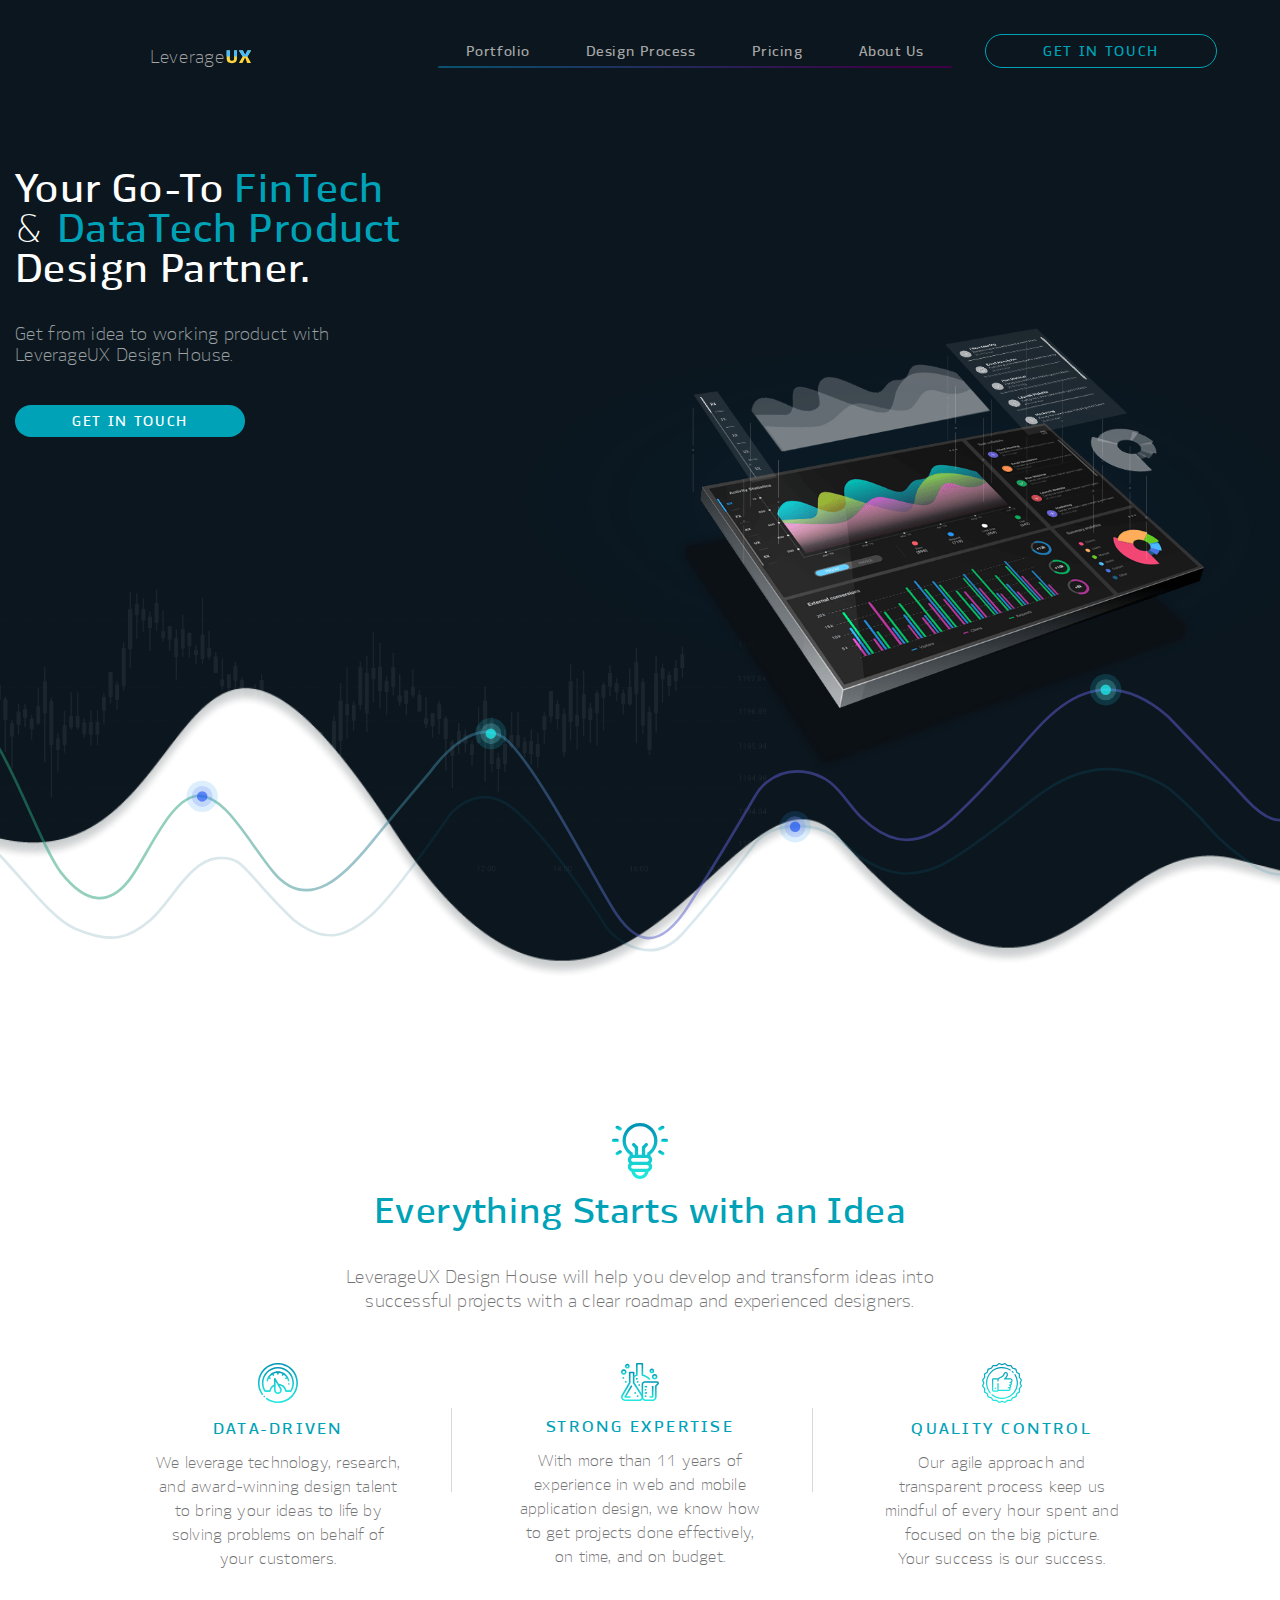
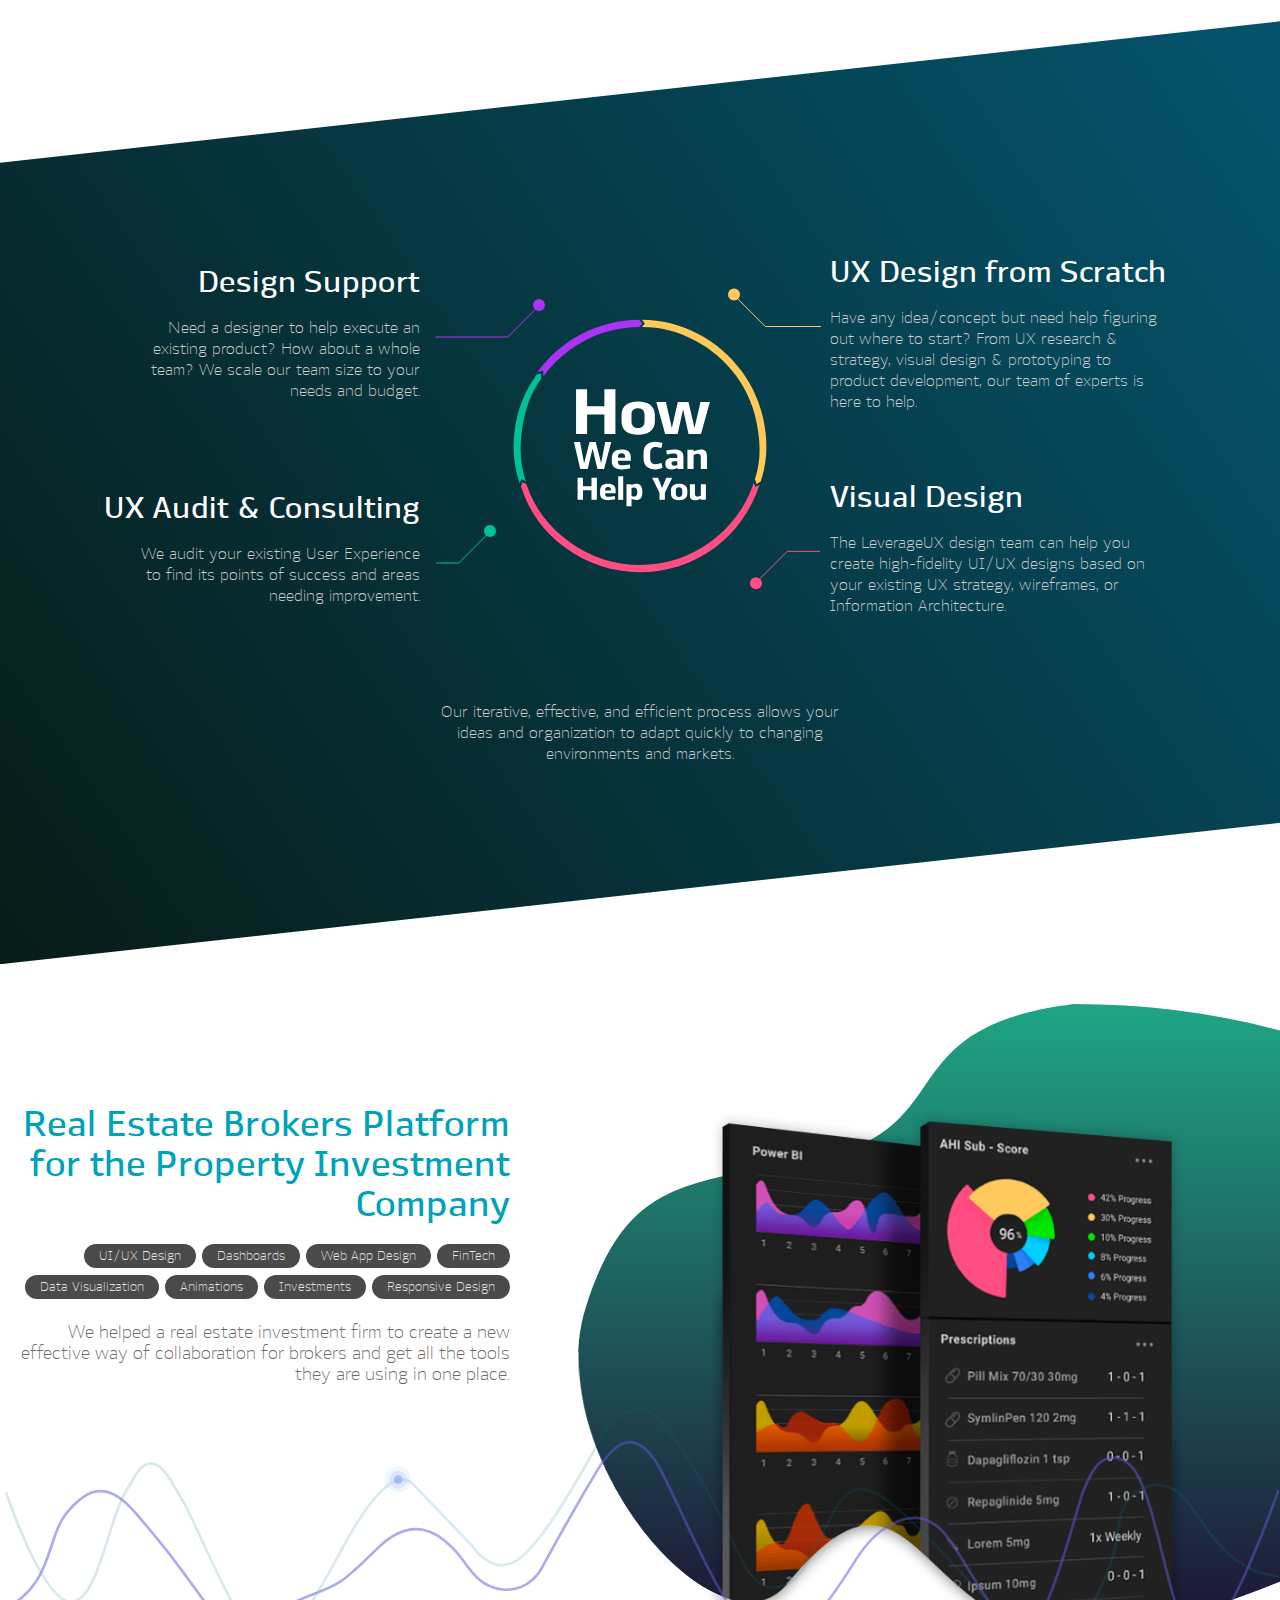
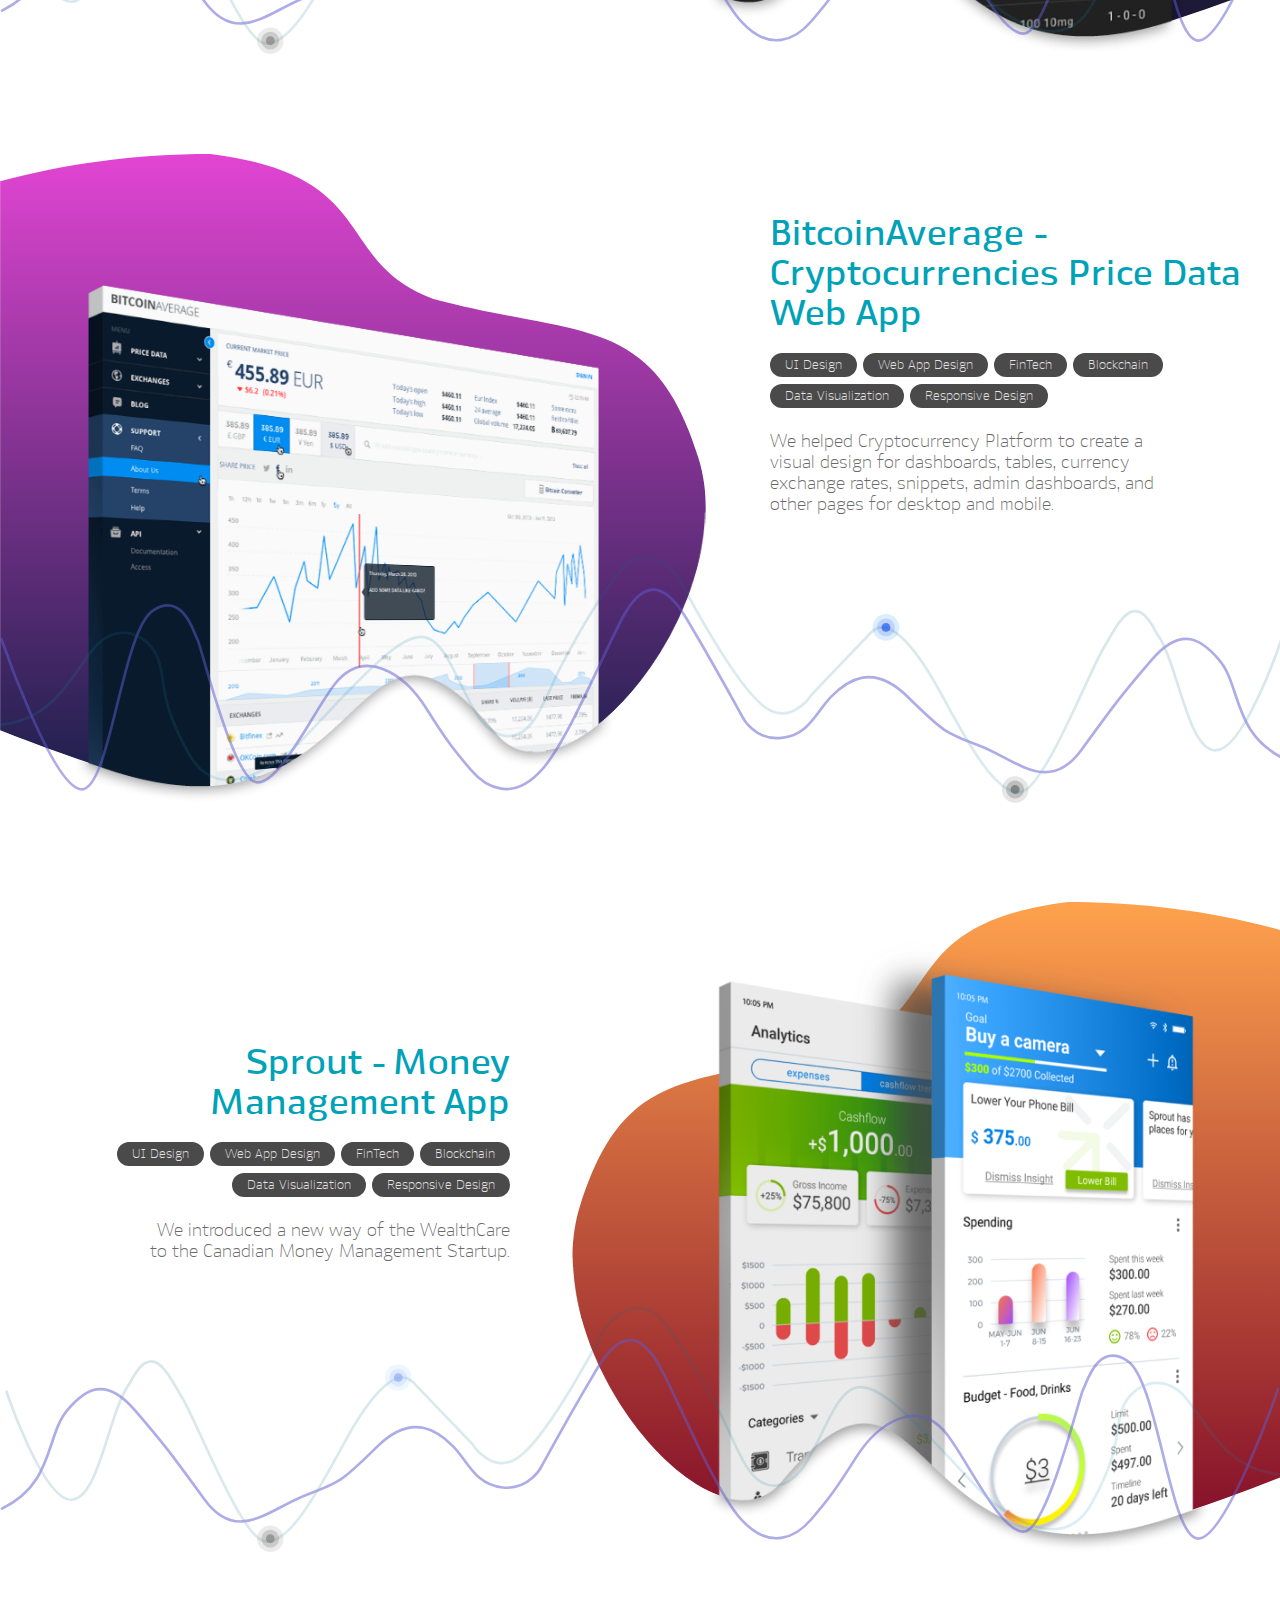
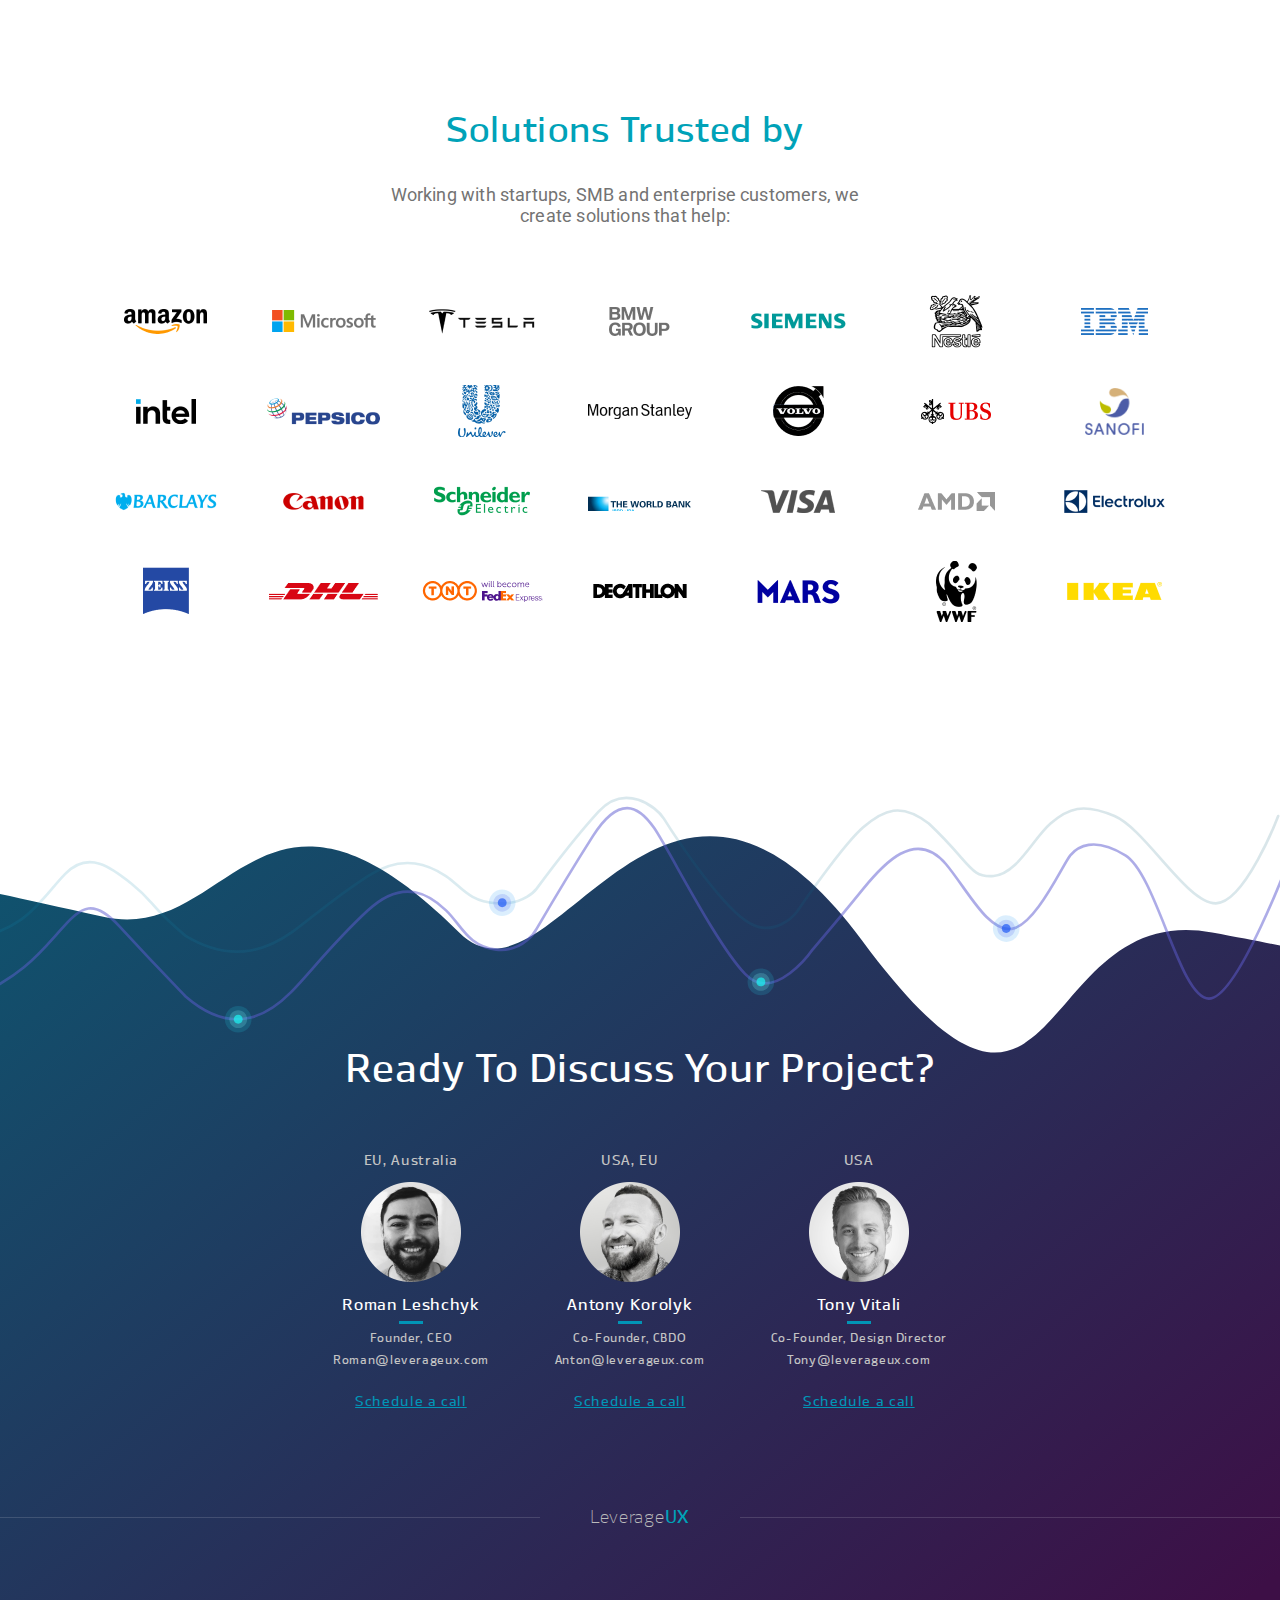
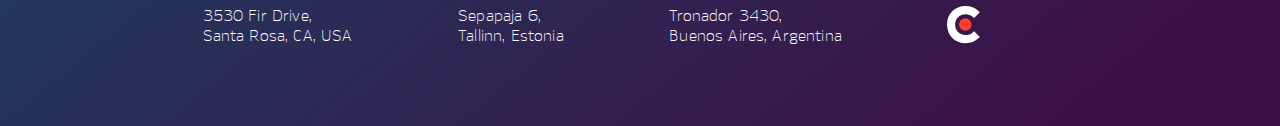
<file: index.html>
<!DOCTYPE html>
<html lang=en>
	<head>
		<meta charset="UTF-8">
		<meta name="viewport" content="width=device-width, initial-scale=1">
		<meta name="theme-color" content="#0B161E">
		<meta name="description" content="LeverageUX Overview">

		<link rel="icon" href="favicon.ico" type="img/favicon.ico" />
		<link href='https://fonts.googleapis.com/css?family=Roboto' rel='stylesheet' type='text/css'>
		
		<link rel="stylesheet" href="css/fonts.css">
		<link rel="stylesheet" href="css/normalize.css">
		<link rel="stylesheet" href="css/global.css">
		<link rel="stylesheet" href="css/home.css">

		<!-- Google Tag Manager -->
		<script>(function(w,d,s,l,i){w[l]=w[l]||[];w[l].push({'gtm.start':
			new Date().getTime(),event:'gtm.js'});var f=d.getElementsByTagName(s)[0],
			j=d.createElement(s),dl=l!='dataLayer'?'&l='+l:'';j.async=true;j.src=
			'https://www.googletagmanager.com/gtm.js?id='+i+dl;f.parentNode.insertBefore(j,f);
			})(window,document,'script','dataLayer','GTM-M9BMCH3');</script>
		<!-- End Google Tag Manager -->
		
		<script src="https://ajax.googleapis.com/ajax/libs/jquery/3.4.1/jquery.min.js"></script>
		<script> 
			$(function(){
			  $("#includedFooter").load("footer.html");
			});
		</script>
		<script src="js/main.js"></script>
		<script src="js/home.js"></script>
		<script type="text/javascript" src="https://widget.clutch.co/static/js/widget.js"></script>
		<script src="js/events.js"></script>

		<link rel="stylesheet" href="https://fonts.googleapis.com/css?family=Roboto">
    
		<title>LeverageUX Overview</title>
	</head>
	<body class="index__page">
		<!-- Google Tag Manager (noscript) -->
		<noscript><iframe src="https://www.googletagmanager.com/ns.html?id=GTM-M9BMCH3"
			height="0" width="0" style="display:none;visibility:hidden"></iframe></noscript>
		<!-- End Google Tag Manager (noscript) -->
	
		<header class="header animated">
			<div class="header__container">
				<div class="header__block header__block_logo">
					<a class="header__logo animated" href="./">
						Leverage
						<span>
							<svg width="26" height="14" viewBox="0 0 26 14" fill="none" xmlns="http://www.w3.org/2000/svg">
								<path d="M8.07903 0.400024H10.941V8.50002C10.941 10.084 10.509 11.26 9.64503 12.028C8.78103 12.796 7.55703 13.18 5.97303 13.18C4.20903 13.18 2.88303 12.802 1.99503 12.046C1.11903 11.29 0.68103 10.108 0.68103 8.50002V0.400024H3.88503V8.68003C3.88503 9.42403 4.06503 9.96402 4.42503 10.3C4.78503 10.636 5.33703 10.804 6.08103 10.804C6.81303 10.804 7.32903 10.642 7.62903 10.318C7.92903 9.99402 8.07903 9.44803 8.07903 8.68003V0.400024ZM16.8008 0.400024L19.1408 5.08002L21.4988 0.400024H25.045L21.4268 6.52002L25.045 13H21.1028L19.1408 7.61802L16.4048 13H12.8768L16.6748 6.52002L12.8768 0.400024H16.8008Z" fill="#FFD43D"/>
								<path fill-rule="evenodd" clip-rule="evenodd" d="M10.9261 0.300049H8.05962V6.42962H10.9261V0.300049ZM3.85902 6.42962V0.300049H0.650024V6.42962H3.85902Z" fill="#44BCFF"/>
								<path fill-rule="evenodd" clip-rule="evenodd" d="M19.1387 4.98737L16.7951 0.300049H12.8649L16.6689 6.42962H21.4283L25.052 0.300049H21.5004L19.1387 4.98737Z" fill="#44BCFF"/>
							</svg>
						</span>
					</a>
					<div id="btn_om" class="header__btn_om">
						<span></span><span></span><span></span>
					</div>
				</div>
				<div class="header__block header__block_menu">
	    		<nav id="menu" class="header__menu">
	    			<div class="menu__btn_back">
	    				<svg class="btn__back" width="32" height="20" viewBox="0 0 32 20" xmlns="http://www.w3.org/2000/svg">
							<path d="M1.38527 8.61473H27.2708L21.0941 2.43768C20.553 1.89688 20.553 1.01961 21.0941 0.478895C21.6352 -0.0622196 22.5125 -0.0622196 23.0528 0.478895L31.5942 9.02041C32.1353 9.56121 32.1353 10.4386 31.5942 10.9792L23.0528 19.5211C22.7823 19.7917 22.4279 19.9269 22.0735 19.9269C21.7191 19.9269 21.3646 19.7917 21.0941 19.5211C20.553 18.9803 20.553 18.103 21.0941 17.5624L27.2708 11.385H1.38527C0.620314 11.385 0 10.7648 0 9.99984C0 9.23489 0.620234 8.61473 1.38527 8.61473Z"/>
						</svg>
	    			</div>
	  				<div class="header__menu_link">
	    				<img class="menu__link_img" src="./img/port.svg" alt="portfolio">
	    				<a href="./portfolio.html">Portfolio</a>
	    				<div class="link__line"></div>
	    			</div>
	    			<div class="header__menu_link">
	    				<img class="menu__link_img" src="./img/des.svg" alt="design">
	    				<a href="./design-process.html">Design Process</a>
	    				<div class="link__line"></div>
	    			</div>
	    			<div class="header__menu_link">
	    				<img class="menu__link_img" src="./img/pric.svg" alt="pricing">
	    				<a href="./pricing.html">Pricing</a>
	    				<div class="link__line"></div>
	    			</div>
	    			<div class="header__menu_link">
	    				<img class="menu__link_img" src="./img/about.svg" alt="about">
	    				<a href="./about.html">About Us</a>
	    				<div class="link__line"></div>
	    			</div>
	    			<div class="header__menu_line"></div>
	    		</nav>
				</div>
				<a id="btn_ep" href="https://calendly.com/leverageux/intro" class="btn header__btn_ep" target=_blank>Get in touch</a>
	  		<div class="menu__back"></div>
			</div>
		</header>
		<main class="content">	
			<section class="content__section section__main animated">
				<div class="main__img main__chart"></div>
				<div class="lines__block main__lines"></div>
				<div class="main__img main__tablet"></div>
				<div class="main__img main__tablet_shadow"></div>
				<div class="main__img main__tablet_shadow_lines"></div>

				<div class="main__container">
					<h1 class="main__container_title"><b>Your Go-To <span>FinTech</span></b><br>& <b><span>DataTech Product</span><br>Design Partner.</b></h1>
					<p class="main__container_description">Get from idea to working product with <br>LeverageUX Design House.</p>
					<a  href="https://calendly.com/leverageux/intro" id="btn_mn" class="btn main__btn" target=_blank>Get in touch</a>
				</div>
			</section>

			<section class="content__section section__idea">
				<div class="section__idea_block idea__block_first">
					<img class="idea__block_img idea__img_lamp" src="./img/home/lamp.svg" alt="lamp">
					<h2 class="idea__block_title">Everything Starts<br class="break"> with an Idea</h2>
					<p class="idea__block_description">LeverageUX Design House will help you develop and transform ideas into successful projects with a clear roadmap and experienced designers.</p>
				</div>
				<div class="section__idea_block idea__block_second">
					<img class="idea__block_img idea__img_speed" src="./img/home/speedometer.svg" alt="speedometer">
					<h3 class="idea__block_title">Data-Driven</h3>
					<p class="idea__block_description">We leverage technology, research, and award-winning design talent to bring your ideas to life by solving problems on behalf of your customers.</p>
				</div>
				<div class="section__idea_block idea__block_third">
					<img class="idea__block_img idea__img_lab" src="./img/home/laboratory.svg" alt="laboratory">
					<h3 class="idea__block_title">Strong Expertise</h3>
					<p class="idea__block_description">With more than 11 years of experience in web and mobile application design, we know how to get projects done effectively, on time, and on budget.</p>
				</div>
				<div class="section__idea_block idea__block_fourth">
					<img class="idea__block_img idea__img_recom" src="./img/home/recommended.svg" alt="recommended">
					<h3 class="idea__block_title">Quality Control</h3>
					<p class="idea__block_description">Our agile approach and transparent process keep us mindful of every hour spent and focused on the big picture. <br>Your success is our success.</p>
				</div>
			</section>

			<section class="content__section section__how">
				<div class="section__how_container how__container_first">
					<div class="section__how_block how__block_first">
						<h3 class="how__block_title how__title_purple">Design Support</h3>
						<p class="how__block_description">Need a designer to help execute an existing product? How about a whole team? We scale our team size to your needs and budget.</p>
					</div>
					<div class="section__how_block how__block_second">
						<h3 class="how__block_title how__title_green">UX Audit & Consulting</h3>
						<p class="how__block_description">We audit your existing User Experience to find its points of success and areas needing improvement.</p>
					</div>
				</div>
				<div class="section__how_container how__container_second how__svg">
					<svg id="h__round" width="450px" height="450px" viewBox="48.559 7.5 450 450" xmlns="http://www.w3.org/2000/svg">
						<path id="r__yellow" d="M277,14c34.482,0,64.974,8.161,95.697,23.815s57.306,38.358,77.573,66.254
							c20.268,27.896,33.646,60.193,39.04,94.25s3.845,62.887-6.81,95.681l-7.127,4.093L472.5,290
							c10.047-30.921,9.573-57.617,4.487-89.729c-5.086-32.113-17.7-62.565-36.81-88.869c-19.111-26.303-44.175-47.71-73.144-62.47
							C338.064,34.171,309.513,26.5,277,26.5l5-6L277,14z"/>
						<path id="r__pink" d="M480.5,299.5c-14.287,43.875-41.333,82.753-78.681,109.851
							C364.472,436.45,319.505,451.029,273.362,451s-91.092-14.666-128.405-41.811C107.644,382.043,81.731,346.393,67.5,302.5L70,295
							l7,3.5c13.418,41.387,40.115,75.004,75.297,100.6c35.183,25.595,77.565,39.396,121.073,39.424
							c43.508,0.027,85.907-13.72,121.122-39.271S457.029,337.37,470.5,296l3,7.5L480.5,299.5z"/>
						<path id="r__green" d="M65.5,298c-10.987-32.684-13.194-63.381-8.145-97.491
							C62.403,166.399,74.516,137.1,94.5,109l8-2v8.5c-18.843,26.496-28.043,54.673-32.803,86.836C64.936,234.498,65.64,263.182,76,294
							l-8-4.5L65.5,298z"/>
						<path id="r__purple" d="M96.032,104.98c20.112-27.994,46.563-50.83,77.191-66.642s64.563-24.151,99.032-24.335
							L277.5,20.5l-5.179,5.975c-32.5,0.173-64.498,8.036-93.377,22.945s-53.82,36.442-72.783,62.837V102L96.032,104.98z"/>
					</svg>
					<svg id="h__text" width="250px" height="250px" viewBox="148.559 107.5 250 250" xmlns="http://www.w3.org/2000/svg">
						<path d="M190.58,287.2v14.256H176V287.2h-9.288V325H176v-16.416h14.58V325h9.288v-37.8H190.58z"/>
						<path d="M230.491,318.358c-2.646,0.756-7.452,1.404-10.26,1.404c-3.456,0-6.156-0.378-6.156-4.59v-1.674h17.982
							v-5.292c0-8.37-6.372-10.746-13.23-10.746c-9.18,0-13.446,4.212-13.446,12.69v4.428c0,8.802,6.858,10.962,13.878,10.962
							c4.59,0,8.694-0.648,12.096-1.458L230.491,318.358z M214.075,308.152c0-4.158,1.458-5.346,4.752-5.346s5.184,1.026,5.184,4.968
							v1.296h-9.936V308.152z"/>
						<path d="M245.101,325v-40.5h-8.64V325H245.101z"/>
						<path d="M259.34,335.8v-12.636c1.944,0.81,4.104,2.052,8.154,2.052c6.804,0,10.476-3.564,10.476-13.716
							c0-10.314-3.834-14.256-10.476-14.256c-4.05,0-6.804,1.728-8.154,2.592V298h-8.64v37.8H259.34z M263.12,303.562
							c3.348,0,6.156,1.566,6.156,7.938c0,6.264-2.646,7.884-5.454,7.884c-1.944,0-3.402-0.594-4.482-1.026v-13.716
							C260.204,304.21,261.446,303.562,263.12,303.562z"/>
						<path d="M307.316,312.688V325h9.288v-12.366L329.24,287.2h-10.206l-7.182,17.55l-6.966-17.55H294.68
							L307.316,312.688z"/>
						<path d="M327.084,314.038c0,7.452,4.86,11.556,13.878,11.556s14.202-4.104,14.202-11.556v-5.022
							c0-7.452-5.184-11.502-14.202-11.502s-13.878,4.05-13.878,11.502V314.038z M335.454,308.368c0-3.294,1.836-5.184,5.508-5.184
							c4.104,0,5.508,2.43,5.508,5.94v4.806c0,3.51-1.404,5.94-5.508,5.94c-4.05,0-5.508-2.376-5.508-5.94V308.368z"/>
						<path d="M359.596,298v19.44c0,4.698,2.322,8.1,7.668,8.1c4.482,0,8.694-1.512,11.124-2.646V325h8.64v-27h-8.64
							v19.44c-1.188,0.918-3.456,1.944-5.886,1.944c-2.592,0-4.266-1.188-4.266-4.752V298H359.596z"/>
						<path d="M212.758,135v29.04h-29.7V135h-18.92v77h18.92v-33.44h29.7V212h18.92v-77H212.758z"/>
						<path d="M242.248,189.67c0,15.18,9.9,23.54,28.27,23.54c18.37,0,28.93-8.36,28.93-23.54v-10.23
							c0-15.18-10.56-23.43-28.93-23.43s-28.27,8.25-28.27,23.43V189.67z M259.298,178.12c0-6.71,3.74-10.56,11.22-10.56
							c8.36,0,11.22,4.95,11.22,12.1v9.79c0,7.15-2.86,12.1-11.22,12.1c-8.25,0-11.22-4.84-11.22-12.1V178.12z"/>
						<path d="M317.108,212h21.34l9.46-42.46l9.35,42.46h21.34l15.29-55h-16.17l-10.01,43.78h-0.44L357.148,157h-18.26
							l-10.12,43.67h-0.44l-9.9-43.67h-16.5L317.108,212z"/>
						<path d="M171.339,272h12.804l8.316-35.112L200.841,272h11.418l12.21-46.2h-10.362l-6.93,36.234l-9.372-36.234
							h-10.56l-9.306,36.366l-6.996-36.366h-10.494L171.339,272z"/>
						<path d="M256.213,263.882c-3.234,0.924-9.108,1.716-12.54,1.716c-4.224,0-7.524-0.462-7.524-5.61v-2.046h21.978
							v-6.468c0-10.23-7.788-13.134-16.17-13.134c-11.22,0-16.434,5.148-16.434,15.51v5.412c0,10.758,8.382,13.398,16.962,13.398
							c5.61,0,10.626-0.792,14.784-1.782L256.213,263.882z M236.149,251.408c0-5.082,1.782-6.534,5.808-6.534s6.336,1.254,6.336,6.072
							v1.584h-12.144V251.408z"/>
						<path d="M310.943,261.836c-1.914,0.66-7.722,1.914-10.692,1.914c-6.468,0-8.845-4.818-8.845-10.23v-9.24
							c0-5.808,2.839-10.23,8.845-10.23c2.97,0,8.382,1.254,10.296,1.914l1.98-8.58c-1.914-0.594-7.788-2.244-12.276-2.244
							c-11.748,0-20.263,5.742-20.263,19.008v9.504c0,13.332,8.449,19.008,20.263,19.008c4.488,0,10.362-1.65,12.276-2.244
							L310.943,261.836z"/>
						<path d="M320.205,247.184c2.772-0.594,8.382-1.65,12.078-1.65c4.422,0,5.742,1.386,5.742,4.818v2.904h-8.25
							c-7.92,0-12.342,2.508-12.342,9.24c0,7.062,3.63,10.164,10.56,10.164c4.356,0,7.986-1.452,9.966-2.904V272h10.56v-21.318
							c0-8.646-5.082-12.342-15.708-12.342c-5.742,0-11.418,1.452-13.794,2.046L320.205,247.184z M333.141,266.324
							c-3.564,0-5.082-1.122-5.082-4.026c0-1.914,1.518-3.564,4.686-3.564h5.214v6.27C336.903,265.466,334.725,266.324,333.141,266.324z"
							/>
						<path d="M388.884,272v-21.318c0-8.382-2.64-12.342-9.9-12.342c-4.686,0-10.164,1.782-13.068,3.234V239h-10.56v33
							h10.56v-23.76c1.386-1.056,4.092-2.376,6.732-2.376c4.026,0,5.676,1.452,5.676,5.808V272H388.884z"/>
					</svg>
				</div>
				<div class="section__how_container how__container_third">
					<div class="section__how_block how__block_third">
						<h3 class="how__block_title how__title_yellow">UX Design from Scratch</h3>
						<p class="how__block_description">Have any idea/concept but need help figuring out where to start? From UX research & strategy, visual design & prototyping to product development, our team of experts is here to help.</p>
					</div>
					<div class="section__how_block how__block_fourth">
						<h3 class="how__block_title how__title_pink">Visual Design</h3>
						<p class="how__block_description">The LeverageUX design team can help you create high-fidelity UI/UX designs based on your existing UX strategy, wireframes, or Information Architecture.</p>
					</div>
				</div>
				<div class="section__how_container how__container_fourth">
					<p class="how__block_description">Our iterative, effective, and efficient process allows your ideas and organization to adapt quickly to changing environments and markets.</p>
				</div>
			</section>

			<section class="content__section section__board section__board-right section__real">
				<div class="section__container section__container_img">
					<div class="img__block img__board"></div>
					<div class="img__block img__gradient"></div>
					<div class="img__block img__lower"></div>
				</div>
				<div class="section__container section__container_text">
					<h3 class="section__title">Real Estate Brokers Platform for the Property Investment Company</h3>
					<div class="section__block">
						<span class="pt_1">UI/UX Design</span>
						<span class="pt_2">Dashboards</span>
						<span class="pt_3">Web App Design</span>
						<span class="pt_4">FinTech</span>
						<span class="pt_5">Data Visualization</span>
						<span class="pt_6">Animations</span>
						<span class="pt_7">Investments</span>
						<span class="pt_8">Responsive Design</span>
					</div>
					<p class="section__description">We helped a real estate investment firm to create a new effective way of collaboration for brokers and get all the tools they are using in one place.</p>					
				</div>
				<div class="img__block img__lines"></div>
			</section>

			<section class="content__section section__board section__board-left section__crypt">
				<div class="section__container section__container_img">
					<div class="img__block img__board"></div>
					<div class="img__block img__gradient"></div>
					<div class="img__block img__lower"></div>
				</div>
				<div class="section__container section__container_text">
					<h3 class="section__title">BitcoinAverage - Cryptocurrencies Price Data Web App</h3>
					<div class="section__block">
						<span class="pt_1">UI Design</span>
						<span class="pt_2">Web App Design</span>
						<span class="pt_3">FinTech</span>
						<span class="pt_4">Blockchain</span>
						<span class="pt_5">Data Visualization</span>
						<span class="pt_6">Responsive Design</span>
					</div>
					<p class="section__description">We helped Cryptocurrency Platform to create a visual design for dashboards, tables, currency exchange rates, snippets, admin dashboards, and other pages for desktop and mobile.</p>
					<!-- <p class="section__description"><a href="https://bitcoinaverage.com/" target="_blank">bitcoinaverage.com ></a></p> -->
				</div>
				<div class="img__block img__lines"></div>
			</section>

			<section class="content__section section__board section__board-right section__money">
				<div class="section__container section__container_img">
					<div class="img__block img__board"></div>
					<div class="img__block img__gradient"></div>
					<div class="img__block img__lower"></div>
				</div>
				<div class="section__container section__container_text">
					<h3 class="section__title">Sprout - Money<br class="break"> Management App</h3>
					<div class="section__block">
						<span class="pt_1">UI Design</span>
						<span class="pt_2">Web App Design</span>
						<span class="pt_3">FinTech</span>
						<span class="pt_4">Blockchain</span>
						<span class="pt_5">Data Visualization</span>
						<span class="pt_6">Responsive Design</span>
					</div>
					<p class="section__description">We introduced a new way of the WealthCare to the Canadian Money Management Startup.</p>
				</div>
				<div class="img__block img__lines"></div>
			</section>

			<section class="content__section section__solutions">
				<h3 class="section__title">Solutions Trusted by</h3>
				<p class="section__description">Working with startups, SMB and enterprise customers, we<br> create solutions that help:</p>
				<div class="solutions">
					<p><img src="./img/home/sl_1.png" alt="sl_1"></p>
					<p><img src="./img/home/sl_2.png" alt="sl_2"></p>
					<p><img src="./img/home/sl_3.png" alt="sl_3"></p>
					<p><img src="./img/home/sl_4.png" alt="sl_4"></p>
					<p><img src="./img/home/sl_5.png" alt="sl_5"></p>
					<p><img src="./img/home/sl_6.png" alt="sl_6"></p>
					<p><img src="./img/home/sl_7.png" alt="sl_7"></p>
					<p><img src="./img/home/sl_8.png" alt="sl_8"></p>
					<p><img src="./img/home/sl_9.png" alt="sl_9"></p>
					<p><img src="./img/home/sl_10.png" alt="sl_10"></p>
					<p><img src="./img/home/sl_11.png" alt="sl_11"></p>
					<p><img src="./img/home/sl_12.png" alt="sl_12"></p>
					<p><img src="./img/home/sl_13.png" alt="sl_13"></p>
					<p><img src="./img/home/sl_14.png" alt="sl_14"></p>
					<p><img src="./img/home/sl_15.png" alt="sl_15"></p>
					<p><img src="./img/home/sl_16.png" alt="sl_16"></p>
					<p><img src="./img/home/sl_17.png" alt="sl_17"></p>
					<p><img src="./img/home/sl_18.png" alt="sl_18"></p>
					<p><img src="./img/home/sl_19.png" alt="sl_19"></p>
					<p><img src="./img/home/sl_20.png" alt="sl_20"></p>
					<p><img src="./img/home/sl_21.png" alt="sl_21"></p>
					<p><img src="./img/home/sl_22.png" alt="sl_22"></p>
					<p><img src="./img/home/sl_23.png" alt="sl_23"></p>
					<p><img src="./img/home/sl_24.png" alt="sl_24"></p>
					<p><img src="./img/home/sl_25.png" alt="sl_25"></p>
					<p><img src="./img/home/sl_26.png" alt="sl_26"></p>
					<p><img src="./img/home/sl_27.png" alt="sl_27"></p>
					<p><img src="./img/home/sl_28.png" alt="sl_28"></p>
				</div>
			</section>
		</main>

		<footer class="footer" id="includedFooter"></footer>

		<a href="#" class="scrollup"></span></a>
		
		<script>
			function sendEventEmailFirst() {
				dataLayer.push({
					'eventCategory': 'contact',
					'eventAction': 'click', 
					'eventLabel': 'email - Roman Leshchyk',
					'event': 'autoEvent',
				});
			}
			function sendEventEmailSecond() {
				dataLayer.push({
					'eventCategory': 'contact',
					'eventAction': 'click', 
					'eventLabel': 'email - Anton Korolyk',
					'event': 'autoEvent',
				});
			}
			function sendEventEmailThird() {
				dataLayer.push({
					'eventCategory': 'contact',
					'eventAction': 'click', 
					'eventLabel': 'email - Tony Vitali',
					'event': 'autoEvent',
				});
			}
		</script>
	</body>
	
</html>
</file>
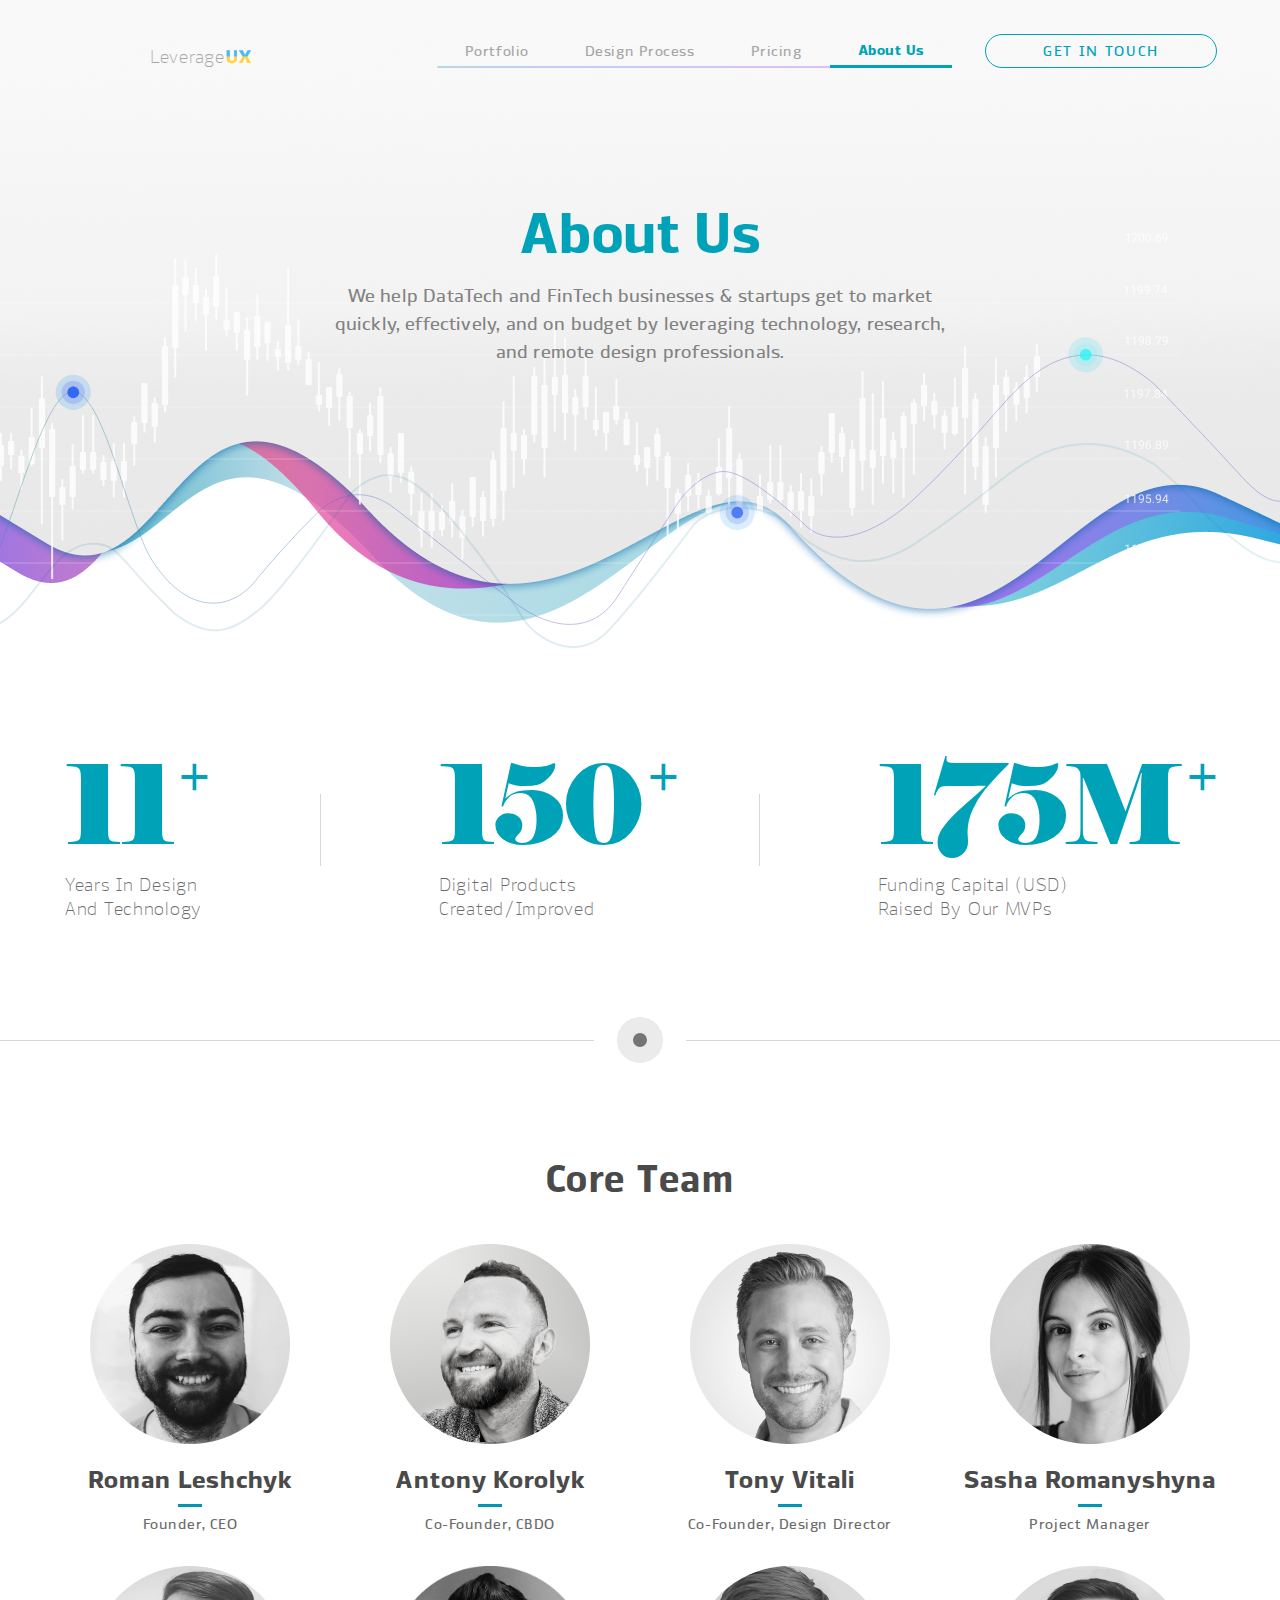
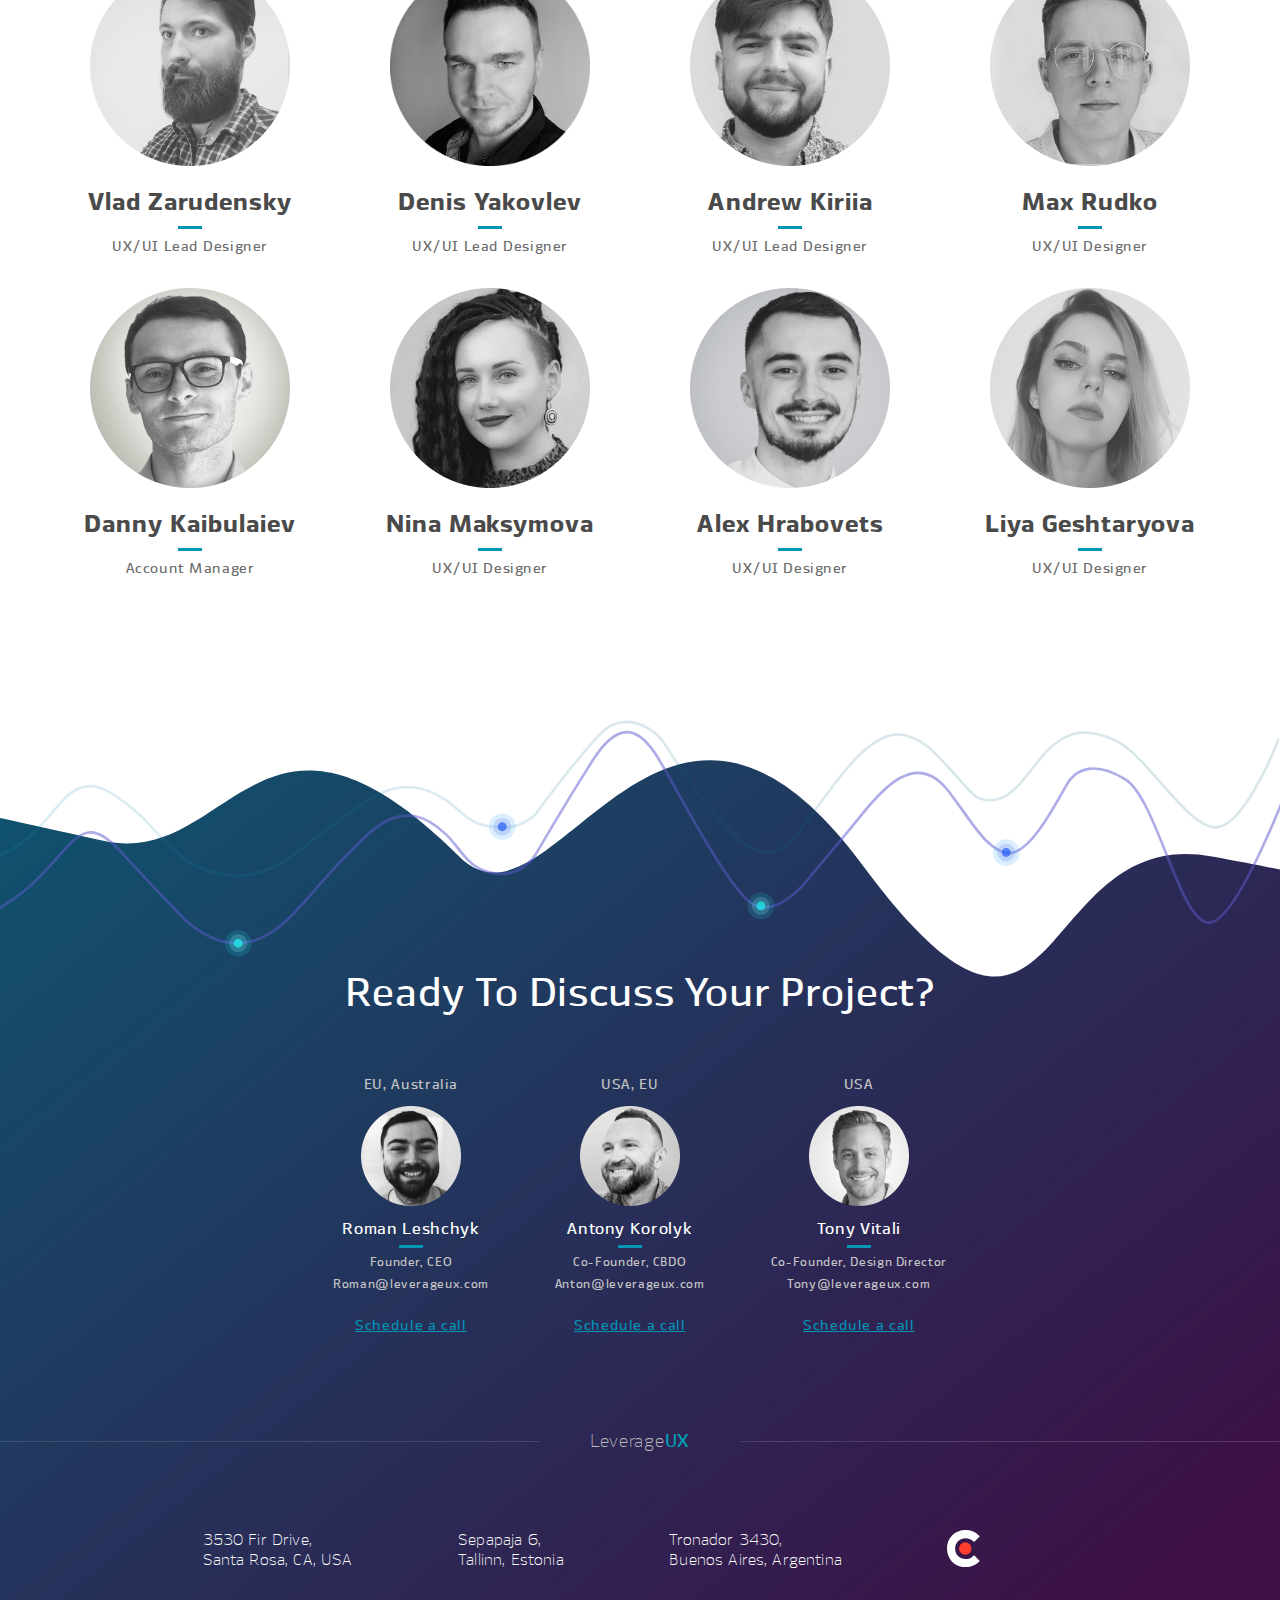
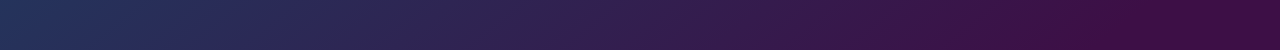
<file: about.html>
<!DOCTYPE html>
<html lang=en>
	<head>
		<meta charset="UTF-8">
		<meta name="viewport" content="width=device-width, initial-scale=1">
		<meta name="theme-color" content="#f9f9f9">
		<meta name="description" content="About">

		<link rel="icon" href="favicon.ico" type="img/favicon.ico" />
		<link rel="stylesheet" href="https://fonts.googleapis.com/css?family=Roboto">
		<link rel="stylesheet" href="css/fonts.css">
		<link rel="stylesheet" href="css/normalize.css">
		<link rel="stylesheet" href="css/global.css">
		<link rel="stylesheet" href="css/about.css">

		<!-- Google Tag Manager -->
		<script>(function(w,d,s,l,i){w[l]=w[l]||[];w[l].push({'gtm.start':
			new Date().getTime(),event:'gtm.js'});var f=d.getElementsByTagName(s)[0],
			j=d.createElement(s),dl=l!='dataLayer'?'&l='+l:'';j.async=true;j.src=
			'https://www.googletagmanager.com/gtm.js?id='+i+dl;f.parentNode.insertBefore(j,f);
			})(window,document,'script','dataLayer','GTM-M9BMCH3');</script>
		<!-- End Google Tag Manager -->

		<script src="https://ajax.googleapis.com/ajax/libs/jquery/3.4.1/jquery.min.js"></script>
		<script> 
			$(function(){
			  $("#includedFooter").load("footer.html"); 
			});
		</script>
		<script src="js/main.js"></script>
		<script type="text/javascript" src="https://widget.clutch.co/static/js/widget.js"></script>
		<script src="js/events.js"></script>
		
		<title>About Us</title>
	</head>
	<body class="about__page">
		<!-- Google Tag Manager (noscript) -->
		<noscript><iframe src="https://www.googletagmanager.com/ns.html?id=GTM-M9BMCH3"
			height="0" width="0" style="display:none;visibility:hidden"></iframe></noscript>
		<!-- End Google Tag Manager (noscript) -->

		<header class="header animated">
			<div class="header__container">
				<div class="header__block header__block_logo">
					<a class="header__logo animated" href="./">
						Leverage
						<span>
							<svg width="26" height="14" viewBox="0 0 26 14" fill="none" xmlns="http://www.w3.org/2000/svg">
								<path d="M8.07903 0.400024H10.941V8.50002C10.941 10.084 10.509 11.26 9.64503 12.028C8.78103 12.796 7.55703 13.18 5.97303 13.18C4.20903 13.18 2.88303 12.802 1.99503 12.046C1.11903 11.29 0.68103 10.108 0.68103 8.50002V0.400024H3.88503V8.68003C3.88503 9.42403 4.06503 9.96402 4.42503 10.3C4.78503 10.636 5.33703 10.804 6.08103 10.804C6.81303 10.804 7.32903 10.642 7.62903 10.318C7.92903 9.99402 8.07903 9.44803 8.07903 8.68003V0.400024ZM16.8008 0.400024L19.1408 5.08002L21.4988 0.400024H25.045L21.4268 6.52002L25.045 13H21.1028L19.1408 7.61802L16.4048 13H12.8768L16.6748 6.52002L12.8768 0.400024H16.8008Z" fill="#FFD43D"/>
								<path fill-rule="evenodd" clip-rule="evenodd" d="M10.9261 0.300049H8.05962V6.42962H10.9261V0.300049ZM3.85902 6.42962V0.300049H0.650024V6.42962H3.85902Z" fill="#44BCFF"/>
								<path fill-rule="evenodd" clip-rule="evenodd" d="M19.1387 4.98737L16.7951 0.300049H12.8649L16.6689 6.42962H21.4283L25.052 0.300049H21.5004L19.1387 4.98737Z" fill="#44BCFF"/>
							</svg>
						</span>
					</a>
					<div id="btn_om" class="header__btn_om">
						<span></span><span></span><span></span>
					</div>
				</div>
				<div class="header__block header__block_menu">
	    		<nav id="menu" class="header__menu">
	    			<div class="menu__btn_back">
	    				<svg class="btn__back" width="32" height="20" viewBox="0 0 32 20" xmlns="http://www.w3.org/2000/svg">
							<path d="M1.38527 8.61473H27.2708L21.0941 2.43768C20.553 1.89688 20.553 1.01961 21.0941 0.478895C21.6352 -0.0622196 22.5125 -0.0622196 23.0528 0.478895L31.5942 9.02041C32.1353 9.56121 32.1353 10.4386 31.5942 10.9792L23.0528 19.5211C22.7823 19.7917 22.4279 19.9269 22.0735 19.9269C21.7191 19.9269 21.3646 19.7917 21.0941 19.5211C20.553 18.9803 20.553 18.103 21.0941 17.5624L27.2708 11.385H1.38527C0.620314 11.385 0 10.7648 0 9.99984C0 9.23489 0.620234 8.61473 1.38527 8.61473Z"/>
						</svg>
	    			</div>
	  				<div class="header__menu_link">
	    				<img class="menu__link_img" src="./img/port.svg" alt="portfolio">
	    				<a href="./portfolio.html">Portfolio</a>
	    				<div class="link__line"></div>
	    			</div>
	    			<div class="header__menu_link">
	    				<img class="menu__link_img" src="./img/des.svg" alt="design">
	    				<a href="./design-process.html">Design Process</a>
	    				<div class="link__line"></div>
	    			</div>
	    			<div class="header__menu_link">
	    				<img class="menu__link_img" src="./img/pric.svg" alt="pricing">
	    				<a href="./pricing.html">Pricing</a>
	    				<div class="link__line"></div>
	    			</div>
	    			<div class="header__menu_link active">
	    				<img class="menu__link_img" src="./img/about.svg" alt="about">
	    				<a href="./about.html">About Us</a>
	    				<div class="link__line active"></div>
	    			</div>
	    			<div class="header__menu_line"></div>
	    		</nav>
				</div>
				<a id="btn_ep" href="https://calendly.com/leverageux/intro" class="btn header__btn_ep" target=_blank>Get in touch</a>
	  		<div class="menu__back"></div>
  		</div>
		</header>
		
		<main class="content">
			<section class="content__section section__hero">
				<h1 class="hero__title">About Us</h1>
				<p class="hero__descr">We help DataTech and FinTech businesses & startups get to market <br>quickly, effectively, and on budget by leveraging technology, research, <br>and remote design professionals.</p>
				<div class="hero__lines"></div>
			</section>

			<section class="content__section section__about" >
				<div class="section__about_container">
					<div class="about__container_block">
						<div class="about__container_number">
							11
						</div>
						<p class="about__container_descr">Years in design <br>and technology</p>
					</div>
					<div class="about__container_line"></div>
					<div class="about__container_block">
						<div class="about__container_number">
							150
						</div>
						<p class="about__container_descr">Digital products <br>Created/Improved</p>
					</div>
					<div class="about__container_line"></div>
					<div class="about__container_block">
						<div class="about__container_number">
							175M
						</div>
						<p class="about__container_descr">Funding Capital (USD)<br>Raised by our MVPs</p>
					</div>
				</div>
				<div class="about__container about__container_fourth">
					<div class="about__line about__line_left"></div>
					<div class="about__ellipse"></div>
					<div class="about__line about__line_right"></div>
				</div>
			</section>

			<section class="content__section section__team">
				<h2 class="title__container">Core team</h2>
				<div class="team__container">
					<div class="persone__block persone_1">
						<img class="persone_photo" src="./img/about/photo_1.png" alt="photo_1">
						<p class="persone__name">Roman Leshchyk</p>
						<span class="persone__position">Founder, CEO</span>
					</div>
					<div class="persone__block persone_2">
						<img class="persone_photo" src="./img/about/photo_2.png" alt="photo_2">
						<p class="persone__name">Antony Korolyk</p>
						<span class="persone__position">Co-Founder, CBDO</span>
					</div>
					<div class="persone__block persone_3">
						<img class="persone_photo" src="./img/about/photo_3.png" alt="photo_3">
						<p class="persone__name">Tony Vitali</p>
						<span class="persone__position">Co-Founder, Design Director</span>
					</div>
					<div class="persone__block persone_4">
						<img class="persone_photo" src="./img/about/sasha.png" alt="photo_4">
						<p class="persone__name">Sasha<br class="br__for_mobile"> Romanyshyna</p>
						<span class="persone__position">Project Manager</span>
					</div>
					<div class="persone__block persone_5">
						<img class="persone_photo" src="./img/about/vlad.png" alt="photo_5">
						<p class="persone__name">Vlad Zarudensky</p>
						<span class="persone__position">UX/UI Lead Designer</span>
					</div>
					<div class="persone__block persone_6">
						<img class="persone_photo" src="./img/about/denis.png" alt="photo_6">
						<p class="persone__name">Denis Yakovlev</p>
						<span class="persone__position">UX/UI Lead Designer</span>
					</div>
					<div class="persone__block persone_7">
						<img class="persone_photo" src="./img/about/andrew.png" alt="photo_7">
						<p class="persone__name">Andrew Kiriia</p>
						<span class="persone__position">UX/UI Lead Designer</span>
					</div>
					<div class="persone__block persone_8">
						<img class="persone_photo" src="./img/about/max.png" alt="photo_8">
						<p class="persone__name">Max Rudko</p>
						<span class="persone__position">UX/UI Designer</span>
					</div>
					<div class="persone__block persone_9">
						<img class="persone_photo" src="./img/about/danny.png" alt="photo_9">
						<p class="persone__name">Danny Kaibulaiev</p>
						<span class="persone__position">Account Manager</span>
					</div>
					<div class="persone__block persone_10">
						<img class="persone_photo" src="./img/about/nina.png" alt="photo_10">
						<p class="persone__name">Nina Maksymova</p>
						<span class="persone__position">UX/UI Designer</span>
					</div>
					<div class="persone__block persone_11">
						<img class="persone_photo" src="./img/about/alex.png" alt="photo_11">
						<p class="persone__name">Alex Hrabovets</p>
						<span class="persone__position">UX/UI Designer</span>
					</div>
					<div class="persone__block persone_12">
						<img class="persone_photo" src="./img/about/liya.png" alt="photo_12">
						<p class="persone__name">Liya Geshtaryova</p>
						<span class="persone__position">UX/UI Designer</span>
					</div>
				</div>
			</section>
		</main>

		<footer class="footer" id="includedFooter"></footer>

		<a href="#" class="scrollup"></span></a>
		<script>
			function sendEventEmailFirst() {
				dataLayer.push({
					'eventCategory': 'contact',
					'eventAction': 'click', 
					'eventLabel': 'email - Roman Leshchyk',
					'event': 'autoEvent',
				});
			}
			function sendEventEmailSecond() {
				dataLayer.push({
					'eventCategory': 'contact',
					'eventAction': 'click', 
					'eventLabel': 'email - Anton Korolyk',
					'event': 'autoEvent',
				});
			}
			function sendEventEmailThird() {
				dataLayer.push({
					'eventCategory': 'contact',
					'eventAction': 'click', 
					'eventLabel': 'email - Tony Vitali',
					'event': 'autoEvent',
				});
			}
		</script>
	</body>
	
</html>
</file>
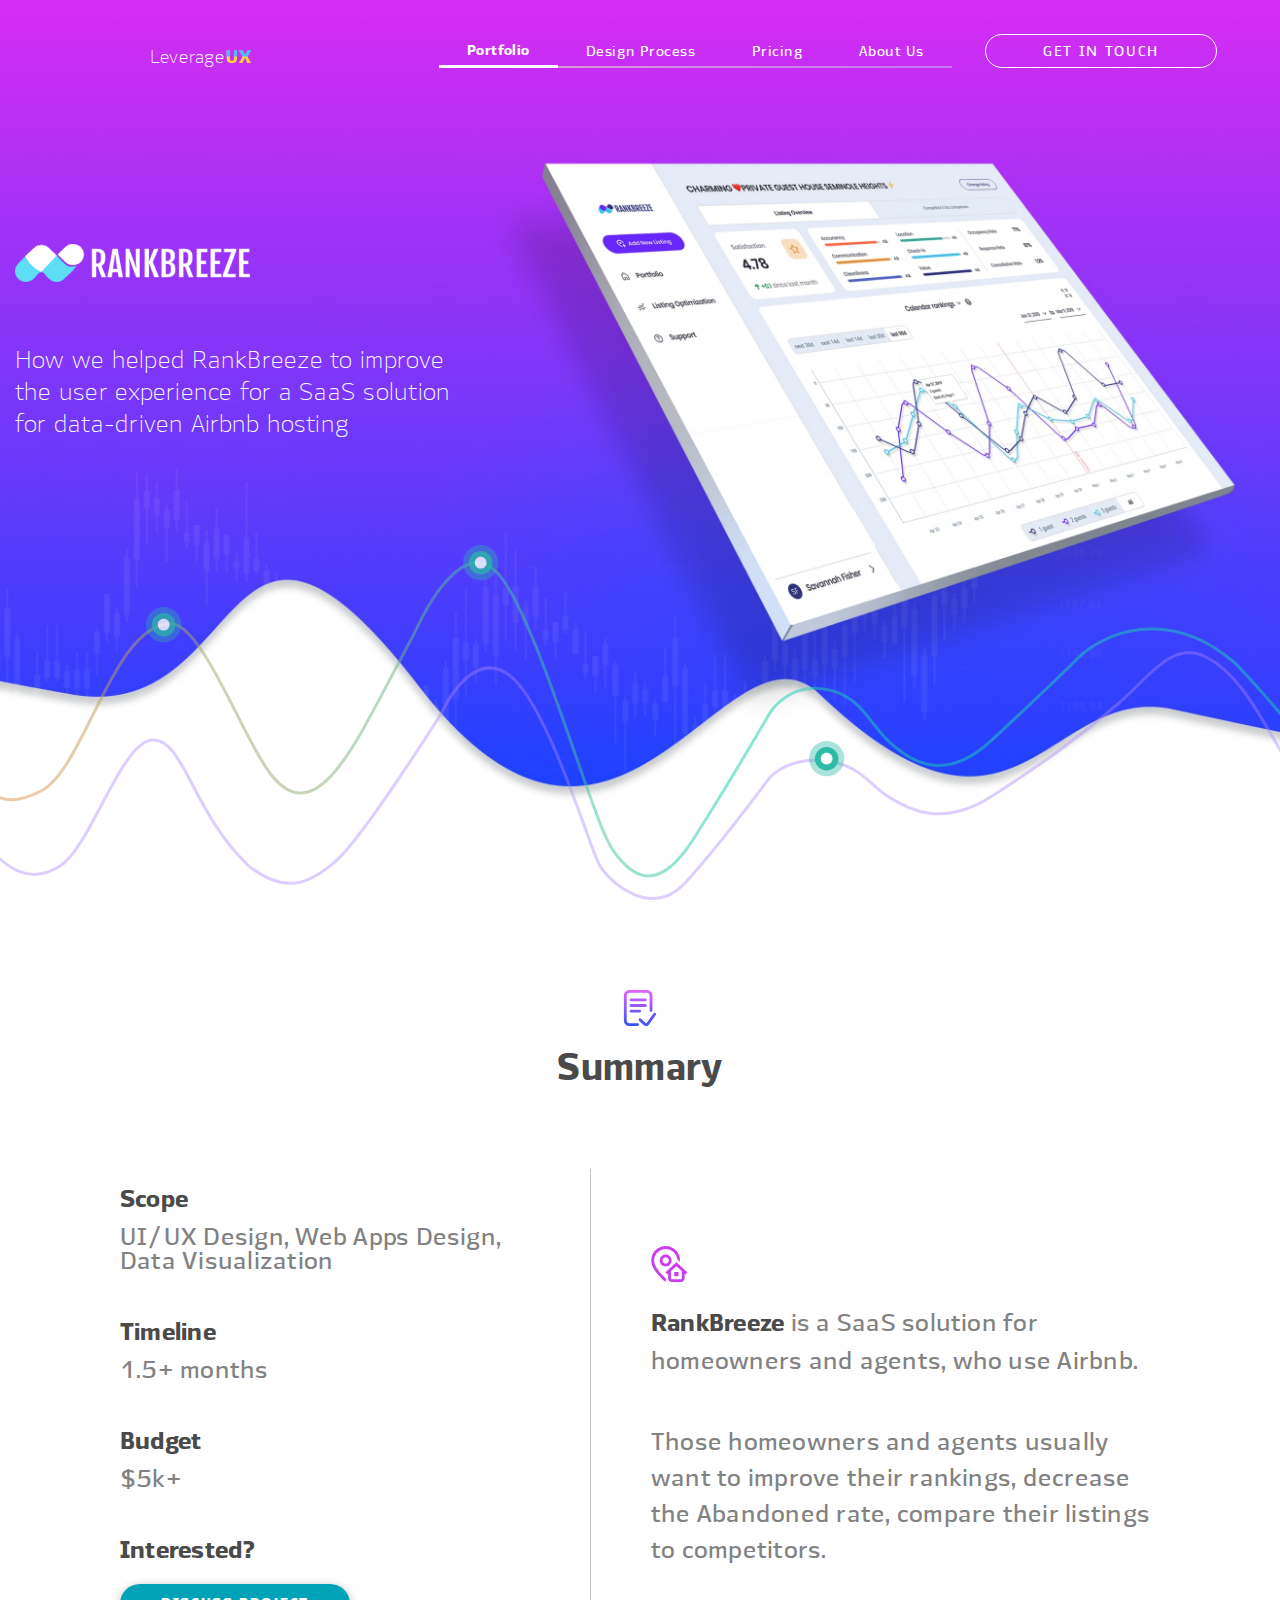
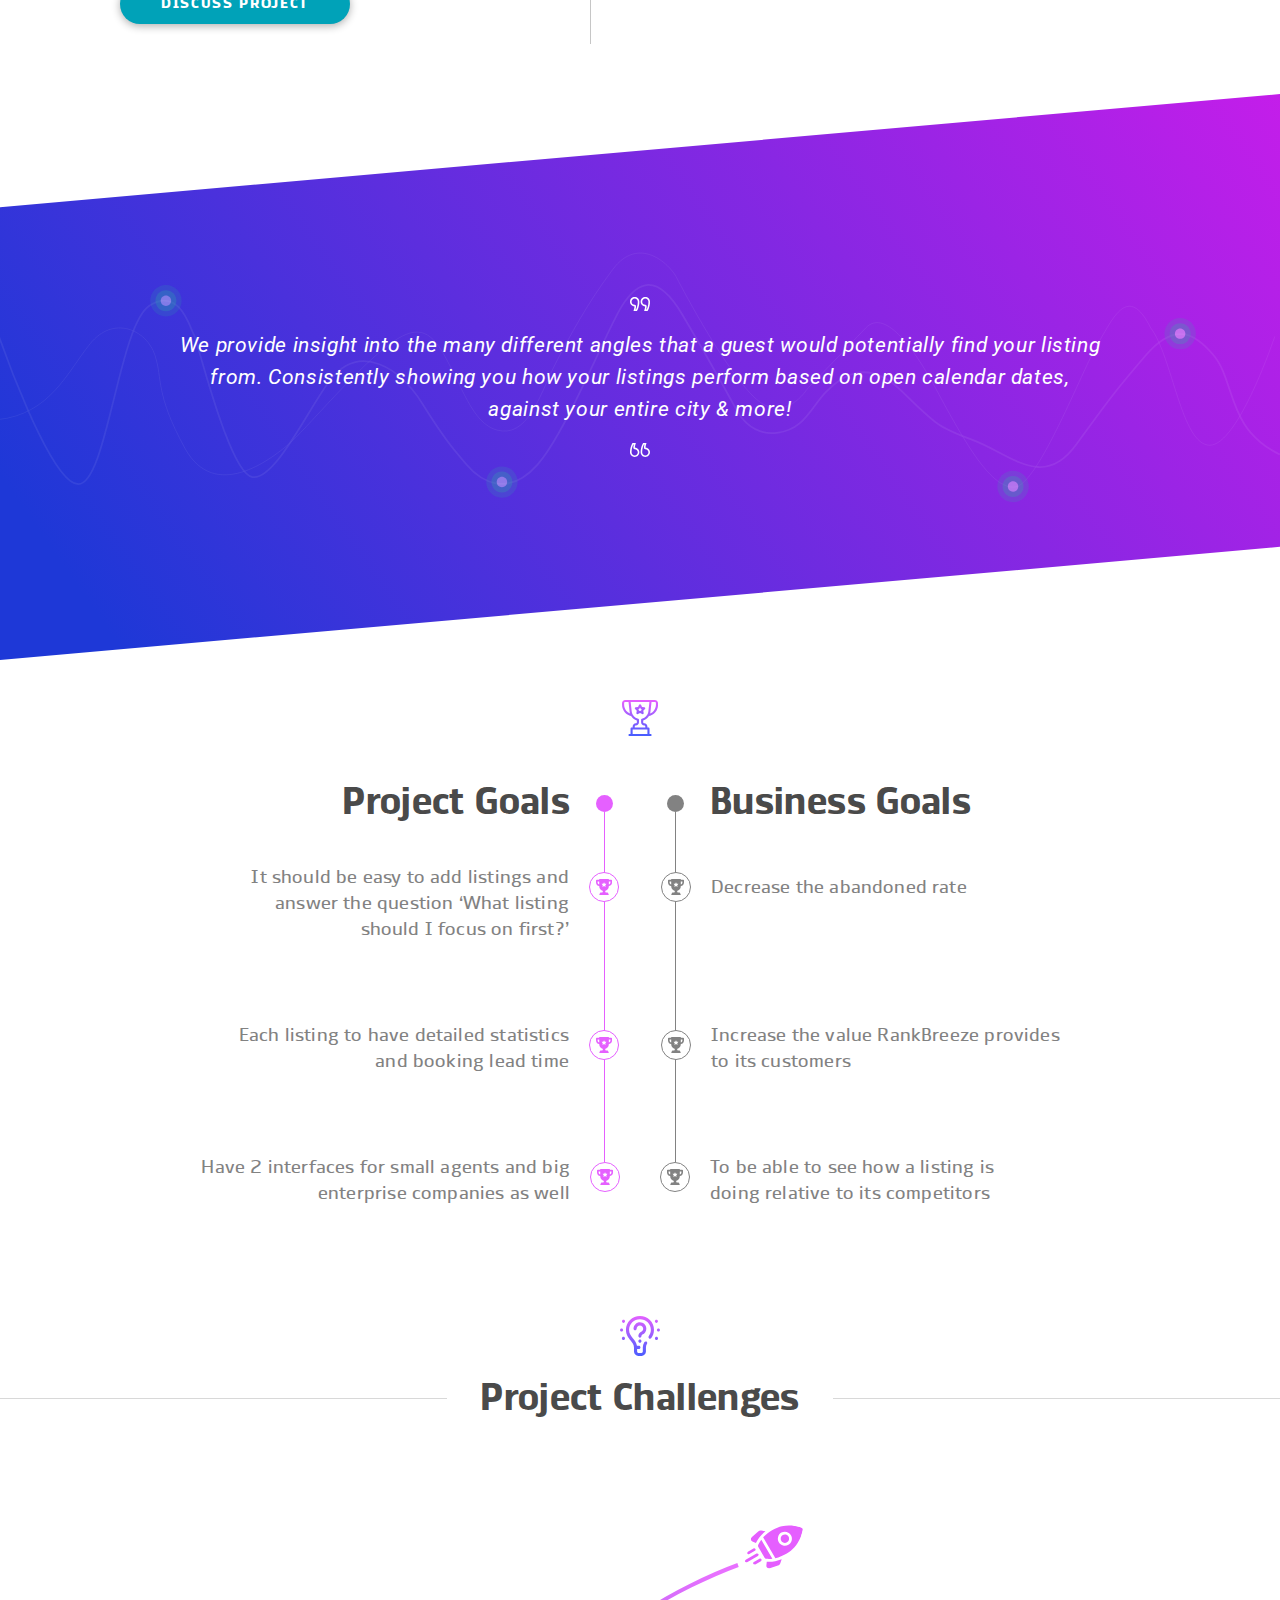
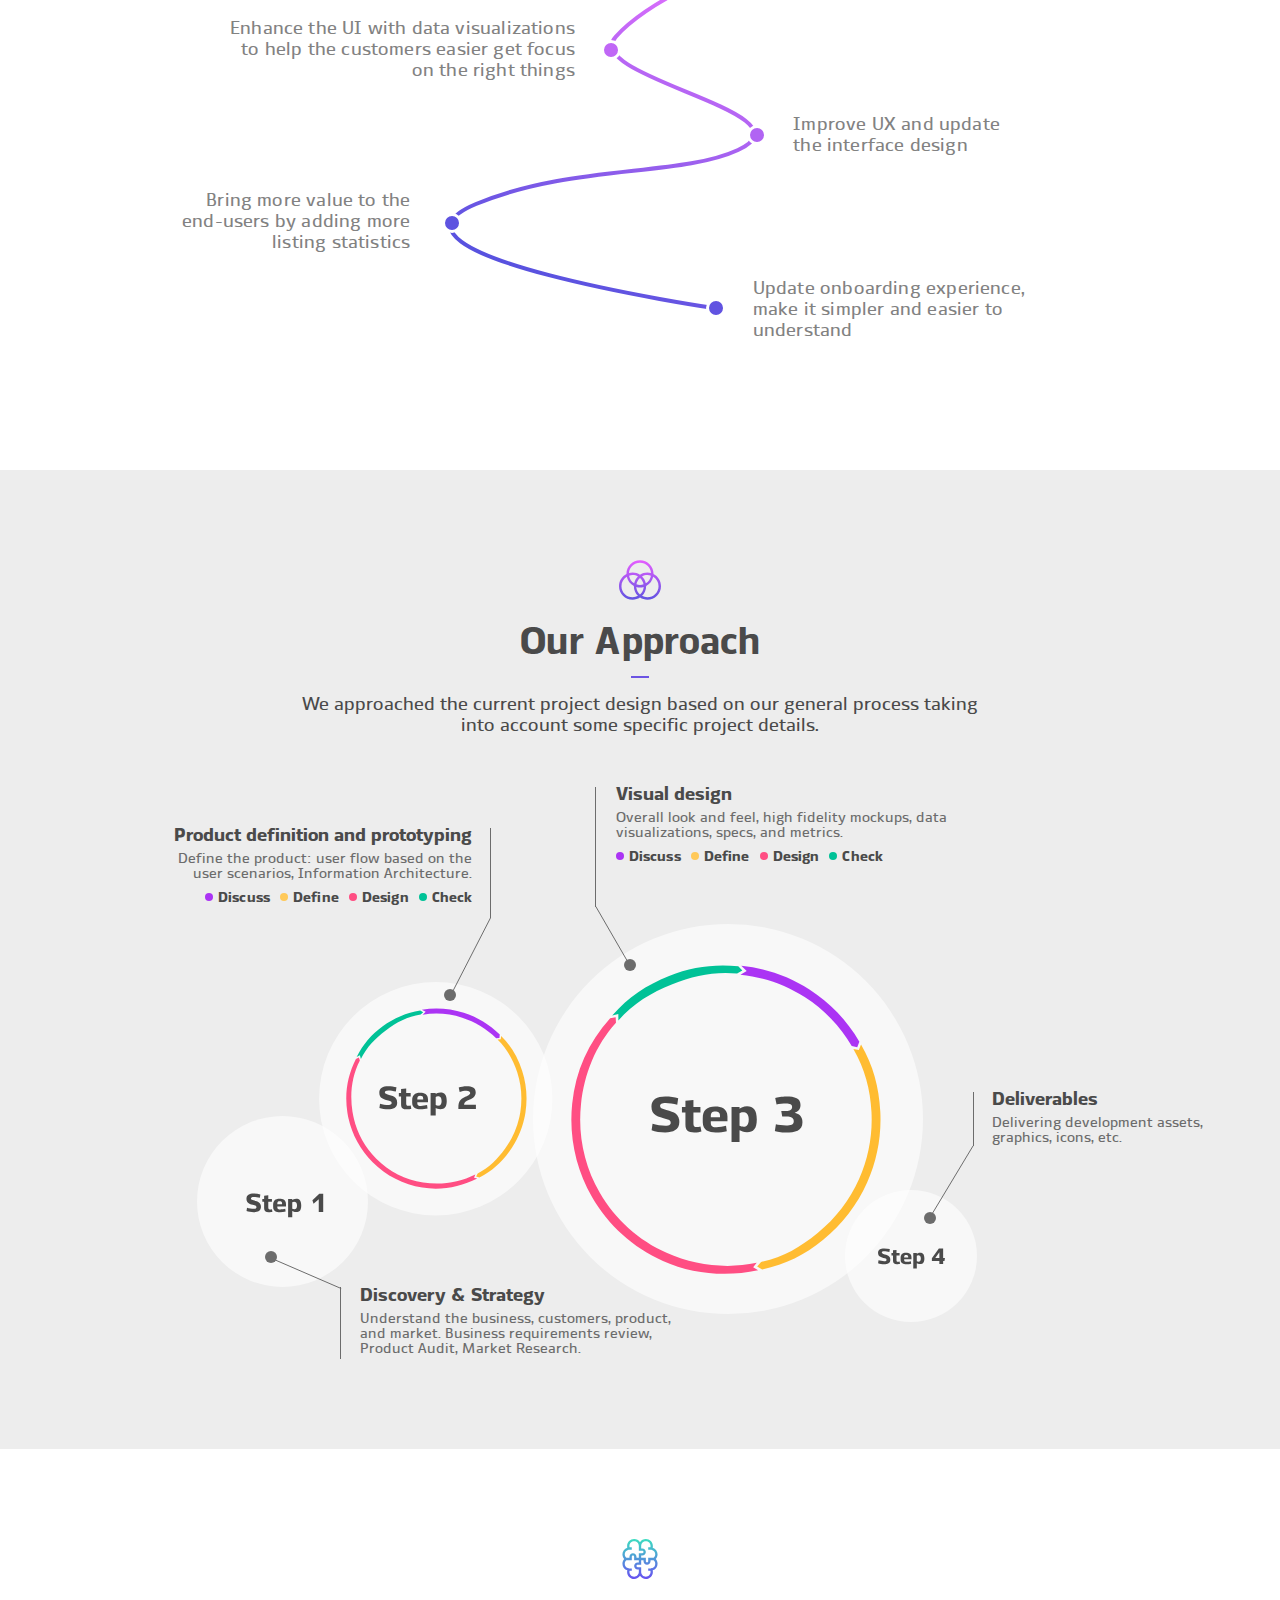
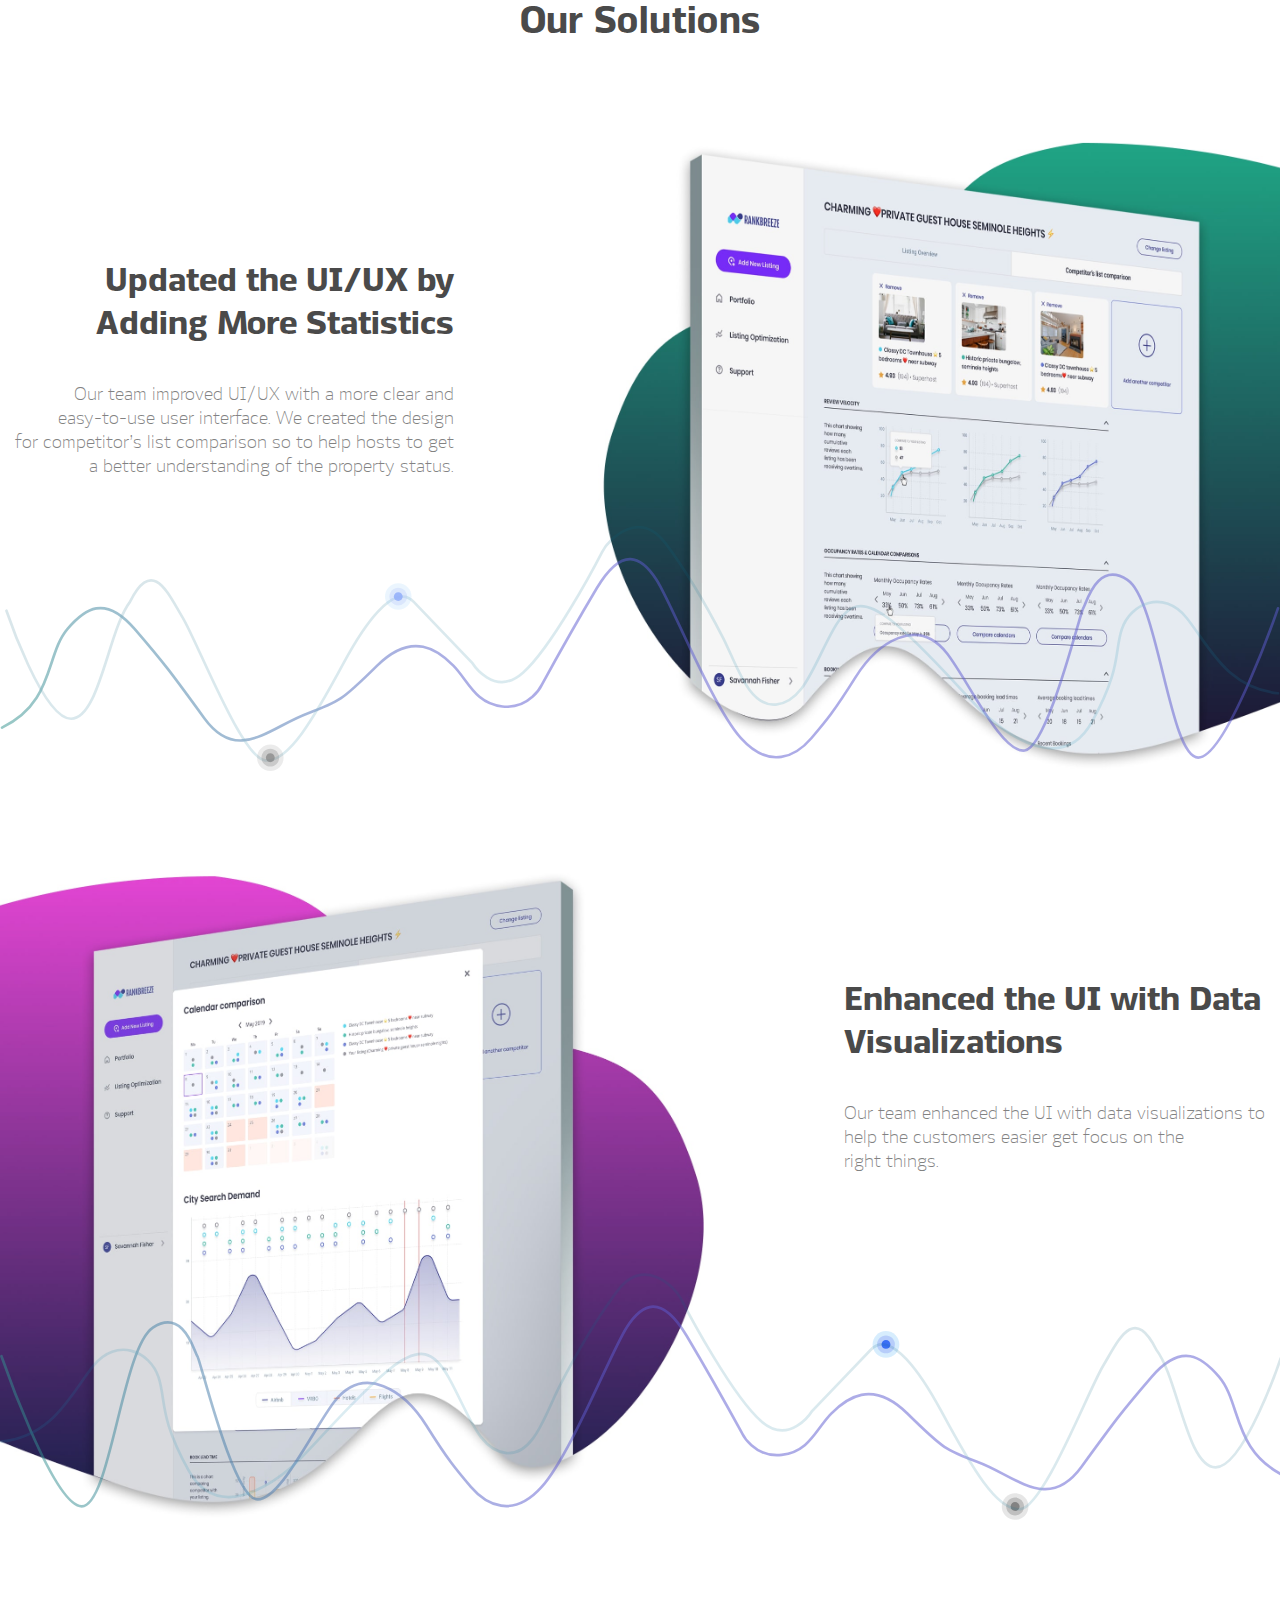
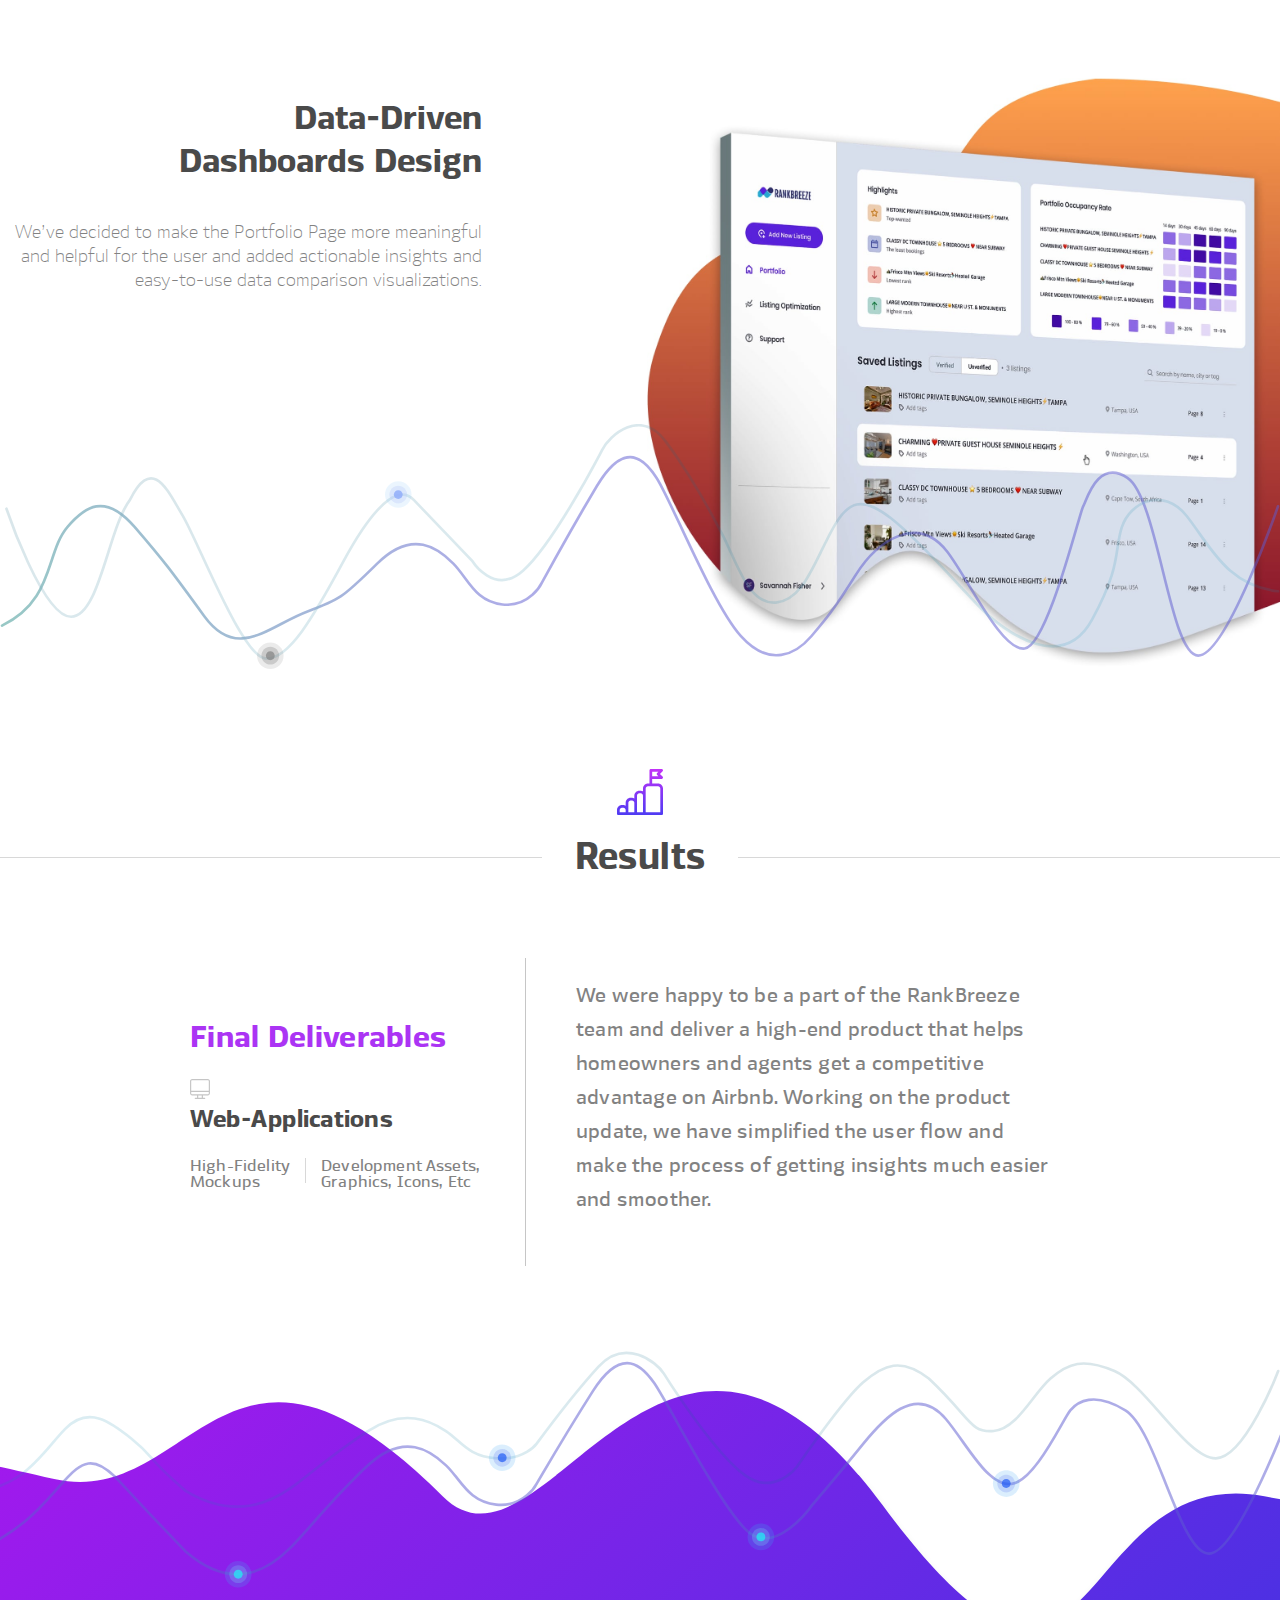
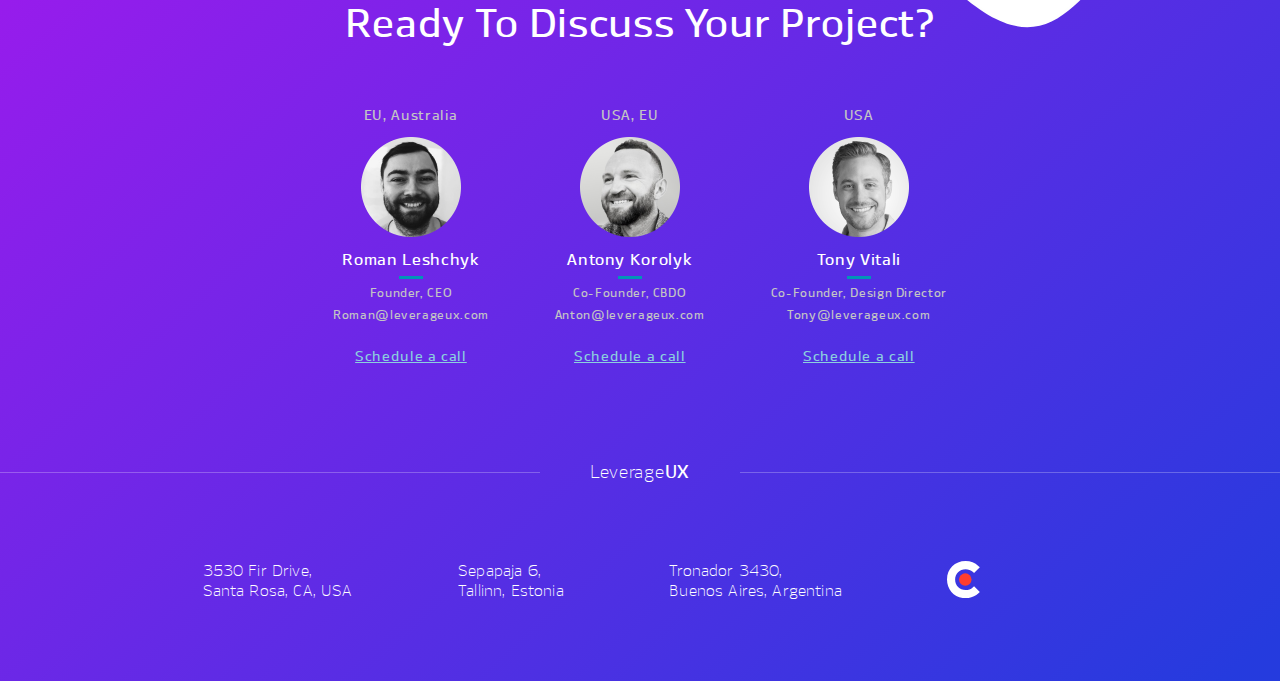
<file: breeze.html>
<!DOCTYPE html>
<html lang=en>
	<head>
		<meta charset="UTF-8">
		<meta name="viewport" content="width=device-width, initial-scale=1">
		<meta name="theme-color" content="#f9f9f9">
		<meta name="description" content="RankBreeze">

		<link rel="icon" href="favicon.ico" type="img/favicon.ico" />
		<link rel="stylesheet" href="https://fonts.googleapis.com/css?family=Roboto">
		<link rel="stylesheet" href="css/fonts.css">
		<link rel="stylesheet" href="css/normalize.css">
		<link rel="stylesheet" href="css/global.css">
		<link rel="stylesheet" href="css/showcases.css">
		<link rel="stylesheet" href="css/breeze.css">

		<!-- Google Tag Manager -->
		<script>(function(w,d,s,l,i){w[l]=w[l]||[];w[l].push({'gtm.start':
			new Date().getTime(),event:'gtm.js'});var f=d.getElementsByTagName(s)[0],
			j=d.createElement(s),dl=l!='dataLayer'?'&l='+l:'';j.async=true;j.src=
			'https://www.googletagmanager.com/gtm.js?id='+i+dl;f.parentNode.insertBefore(j,f);
			})(window,document,'script','dataLayer','GTM-M9BMCH3');</script>
		<!-- End Google Tag Manager -->

		<script src="https://ajax.googleapis.com/ajax/libs/jquery/3.4.1/jquery.min.js"></script>
		<script> 
			$(function(){
			  $("#includedFooter").load("footer.html"); 
			});
		</script>
		<script src="js/main.js"></script>
		<script type="text/javascript" src="https://widget.clutch.co/static/js/widget.js"></script>
		<script src="js/events.js"></script>
		
		<title>RankBreeze</title>
	</head>
	<body class="showcase breeze__page">
		<!-- Google Tag Manager (noscript) -->
		<noscript><iframe src="https://www.googletagmanager.com/ns.html?id=GTM-M9BMCH3"
			height="0" width="0" style="display:none;visibility:hidden"></iframe></noscript>
		<!-- End Google Tag Manager (noscript) -->

		<header class="header animated">
			<div class="header__container">
				<div class="header__block header__block_logo">
					<a class="header__logo animated" href="./">
						Leverage
						<span>
							<svg width="26" height="14" viewBox="0 0 26 14" fill="none" xmlns="http://www.w3.org/2000/svg">
								<path d="M8.07903 0.400024H10.941V8.50002C10.941 10.084 10.509 11.26 9.64503 12.028C8.78103 12.796 7.55703 13.18 5.97303 13.18C4.20903 13.18 2.88303 12.802 1.99503 12.046C1.11903 11.29 0.68103 10.108 0.68103 8.50002V0.400024H3.88503V8.68003C3.88503 9.42403 4.06503 9.96402 4.42503 10.3C4.78503 10.636 5.33703 10.804 6.08103 10.804C6.81303 10.804 7.32903 10.642 7.62903 10.318C7.92903 9.99402 8.07903 9.44803 8.07903 8.68003V0.400024ZM16.8008 0.400024L19.1408 5.08002L21.4988 0.400024H25.045L21.4268 6.52002L25.045 13H21.1028L19.1408 7.61802L16.4048 13H12.8768L16.6748 6.52002L12.8768 0.400024H16.8008Z" fill="#FFD43D"/>
								<path fill-rule="evenodd" clip-rule="evenodd" d="M10.9261 0.300049H8.05962V6.42962H10.9261V0.300049ZM3.85902 6.42962V0.300049H0.650024V6.42962H3.85902Z" fill="#44BCFF"/>
								<path fill-rule="evenodd" clip-rule="evenodd" d="M19.1387 4.98737L16.7951 0.300049H12.8649L16.6689 6.42962H21.4283L25.052 0.300049H21.5004L19.1387 4.98737Z" fill="#44BCFF"/>
							</svg>
						</span>
					</a>
					<div id="btn_om" class="header__btn_om">
						<span></span><span></span><span></span>
					</div>
				</div>
				<div class="header__block header__block_menu">
	    		<nav id="menu" class="header__menu">
	    			<div class="menu__btn_back">
	    				<svg class="btn__back" width="32" height="20" viewBox="0 0 32 20" xmlns="http://www.w3.org/2000/svg">
								<path d="M1.38527 8.61473H27.2708L21.0941 2.43768C20.553 1.89688 20.553 1.01961 21.0941 0.478895C21.6352 -0.0622196 22.5125 -0.0622196 23.0528 0.478895L31.5942 9.02041C32.1353 9.56121 32.1353 10.4386 31.5942 10.9792L23.0528 19.5211C22.7823 19.7917 22.4279 19.9269 22.0735 19.9269C21.7191 19.9269 21.3646 19.7917 21.0941 19.5211C20.553 18.9803 20.553 18.103 21.0941 17.5624L27.2708 11.385H1.38527C0.620314 11.385 0 10.7648 0 9.99984C0 9.23489 0.620234 8.61473 1.38527 8.61473Z"/>
							</svg>
	    			</div>
	  				<div class="header__menu_link active">
	    				<img class="menu__link_img" src="./img/port.svg" alt="portfolio">
	    				<a href="./portfolio.html">Portfolio</a>
	    				<div class="link__line active"></div>
	    			</div>
	    			<div class="header__menu_link">
	    				<img class="menu__link_img" src="./img/des.svg" alt="design">
	    				<a href="./design-process.html">Design Process</a>
	    				<div class="link__line"></div>
	    			</div>
	    			<div class="header__menu_link">
	    				<img class="menu__link_img" src="./img/pric.svg" alt="pricing">
	    				<a href="./pricing.html">Pricing</a>
	    				<div class="link__line"></div>
	    			</div>
	    			<div class="header__menu_link">
	    				<img class="menu__link_img" src="./img/about.svg" alt="about">
	    				<a href="./about.html">About Us</a>
	    				<div class="link__line"></div>
	    			</div>
	    			<div class="header__menu_line"></div>
	    		</nav>
				</div>
				<a id="btn_ep" href="https://calendly.com/leverageux/intro" class="btn header__btn_ep" target=_blank>Get in touch</a>
	  		<div class="menu__back"></div>
  		</div>
		</header>
		
		<main class="content">
			<section class="content__section section__hero">
				<div class="hero__info">
					<h1 class="hero__title"><img src="./img/showcases/breeze/logo.png" alt="RankBreeze"></h1>
					<p class="hero__descr">How we helped RankBreeze to improve<br> the user experience for a SaaS solution<br> for data-driven Airbnb hosting</p>
				</div>
				<div class="hero__lines"></div>
			</section>

			<section class="content__section section__summary">
				<div class="showcase__title">
					<img src="./img/showcases/breeze/summary.svg" alt="summary">
					<h2>Summary</h2>
				</div>
				<div class="summary__container">
					<div class="summary__block summary__block-info">
						<h4>Scope</h4>
						<p>UI/UX Design, Web Apps Design, <br>Data Visualization</p>
						<h4>Timeline</h4>
						<p>1.5+ months</p>
						<h4>Budget</h4>
						<p>$5k+</p>
						<h4>Interested?</h4>
						<a href="https://calendly.com/leverageux/intro" target=_blank id="link_calend_breeze">Discuss Project</a>
					</div>
					<div class="summary__block summary__block-descr">
						<img src="./img/showcases/breeze/sum_descr.svg" alt="icon">
						<p><b>RankBreeze</b> is a SaaS solution for <br>homeowners and agents, who use Airbnb.</p>
						<div class="summary__break"></div>
						<p>Those homeowners and agents usually want to improve their rankings, decrease the Abandoned
						rate, compare their listings to competitors.
						</p>
					</div>
				</div>
			</section>

			<section class="content__section section__comment">
				<img src="./img/showcases/mark_1.svg" alt="mark_1">
				<div class="comment">
					We provide insight into the many different angles that a guest would potentially find your listing <br>from. Consistently showing you how your listings perform based on open calendar dates, <br>against your entire city & more!
				</div>
				<img src="./img/showcases/mark_2.svg" alt="mark_2">
				<div class="comment__lines"></div>
			</section>

			<section class="content__section section__goals">
				<img src="./img/showcases/breeze/goals.svg" alt="goals">
				<div class="goals__container">
					<div class="goals__block goals__block-project">
						<h3>Project goals</h3>
						<p class="goal goal_1">It should be easy to add listings and <br>answer the question ‘What listing <br>should I focus on first?’</p>
						<p class="goal goal_2">Each listing to have detailed statistics <br>and booking lead time</p>
						<p class="goal goal_3">Have 2 interfaces for small agents and big <br>enterprise companies as well</p>
					</div>
					<div class="goals__block goals__block-business">
						<h3>Business Goals</h3>
						<p class="goal goal_1">Decrease the abandoned rate</p>
						<p class="goal goal_2">Increase the value RankBreeze provides <br>to its customers</p>
						<p class="goal goal_3">To be able to see how a listing is <br>doing relative to its competitors</p>
					</div>
				</div>
			</section>

			<section class="content__section section__challenges">
				<div class="showcase__title showcase__title-line">
					<img src="./img/showcases/breeze/challenges.svg" alt="challenges">
					<h2>Project Challenges</h2>
					<div class="title__line"></div>
				</div>
				<div class="challenges__container">
					<img class="rocket" src="./img/showcases/breeze/rocket.svg" alt="rocket">
					<p class="challenge challenge__right challenge_1">Update onboarding experience, <br>make it simpler and easier to <br>understand</p>
					<p class="challenge challenge__left challenge_2">Bring more value to the <br>end-users by adding more <br>listing statistics</p>
					<p class="challenge challenge__right challenge_3">Improve UX and update <br>the interface design</p>
					<p class="challenge challenge__left challenge_4">Enhance the UI with data visualizations <br>to help the customers easier get focus <br>on the right things</p>
				</div>
			</section>

			<section class="content__section section__approach">
				<div class="showcase__title">
					<img src="./img/showcases/breeze/approach.svg" alt="approach">
					<h2>Our Approach</h2>
					<div class="title__line-approach"></div>
					<p class="approach__descr">We approached the current project design based on our general process taking <br>into account some specific project details.</p>
				</div>
				<div class="approach__container">
					<div class="approach__steps">	
						<img class="steps__img" src="./img/showcases/steps.svg" alt="steps">
						<div class="approach__steps_descr">
							<div class="approach__steps_block step_1">
								<div class="step__block">
									<h3 class="step__title"><span class="step__number">1. </span>Discovery &amp; Strategy</h3>
									<p class="step_descr">Understand the business, customers, product, <br>and market. Business requirements review, <br>Product Audit, Market Research.</p>
								</div>
							</div>
							<div class="approach__steps_block step_2">
								<div class="step__block">
									<h3 class="step__title"><span class="step__number">2. </span>Product definition and prototyping</h3>
									<p class="step_descr">Define the product: user flow based on the <br>user scenarios, Information Architecture.</p>
									<div class="step_tegs">
										<span class="teg purple">Discuss</span>
										<span class="teg yellow">Define</span>
										<span class="teg pink">Design</span>
										<span class="teg green">Check</span>
									</div>
								</div>
							</div>
							<div class="approach__steps_block step_3">
								<div class="step__block">
									<h3 class="step__title"><span class="step__number">3. </span>Visual design</h3>
									<p class="step_descr">Overall look and feel, high fidelity mockups, data <br>visualizations, specs, and metrics.</p>
									<div class="step_tegs">
										<span class="teg purple">Discuss</span>
										<span class="teg yellow">Define</span>
										<span class="teg pink">Design</span>
										<span class="teg green">Check</span>
									</div>
								</div>
							</div>
							<div class="approach__steps_block step_4">
								<div class="step__block">
									<h3 class="step__title"><span class="step__number">4. </span>Deliverables</h3>
									<p class="step_descr">Delivering development assets, <br>graphics, icons, etc.</p>
								</div>
							</div>
						</div>
					</div>
				</div>	
			</section>
			
			<div class="showcase__title">
				<img src="./img/showcases/solutions.svg" alt="solutions">
				<h2>Our solutions</h2>
			</div>
			<section class="content__section section__board section__board-right section__updated">
				<div class="section__container section__container_img"></div>
				<div class="section__container section__container_text">
					<h3 class="section__title">Updated the UI/UX by <br>Adding More Statistics</h3>
					<p class="section__description">Our team improved UI/UX with a more clear and <br>easy-to-use user interface. We created the design <br>for competitor’s list comparison so to help hosts to get <br>a better understanding of the property status.</p>				
				</div>
				<div class="img__block img__lines"></div>
			</section>

			<section class="content__section section__board section__board-left section__visual">
				<div class="section__container section__container_img"></div>
				<div class="section__container section__container_text">
					<h3 class="section__title">Enhanced the UI with Data <br>Visualizations</h3>
					<p class="section__description">Our team enhanced the UI with data visualizations to <br>help the customers easier get focus on the <br>right things.</p>
				</div>
				<div class="img__block img__lines"></div>
			</section>

			<section class="content__section section__board section__board-right section__driven">
				<div class="section__container section__container_img"></div>
				<div class="section__container section__container_text">
					<h3 class="section__title">Data-Driven <br>Dashboards Design</h3>
					<p class="section__description">We’ve decided to make the Portfolio Page more meaningful <br>and helpful for the user and added actionable insights and <br>easy-to-use data comparison visualizations.</p>
				</div>
				<div class="img__block img__lines"></div>
			</section>

			<section class="content__section section__results">
				<div class="showcase__title showcase__title-line">
					<img src="./img/showcases/breeze/results.svg" alt="results">
					<h2>Results</h2>
					<div class="title__line"></div>
				</div>
				<div class="results__container">
					<div class="results__block results__block-final">
						<h3>Final Deliverables</h3>
						<img src="./img/showcases/results__desk.svg" alt="icon">
						<h4>Web-applications</h4>
						<div class="applic">
							<span>High-fidelity <br>mockups</span>
							<div></div>
							<span>development assets, <br>graphics, icons, etc</span>
						</div>
					</div>
					<div class="results__block results__block-descr">
						<p>We were happy to be a part of the RankBreeze <br>team and deliver a high-end product that helps <br>homeowners and agents get a competitive <br>advantage on Airbnb. Working on the product <br>update, we have simplified the user flow and <br>make the process of getting insights much easier <br>and smoother. </p>
					</div>
				</div>
			</section>
		</main>

		<footer class="footer" id="includedFooter"></footer>

		<a href="#" class="scrollup"></span></a>
		<script>
			function sendEventEmailFirst() {
				dataLayer.push({
					'eventCategory': 'contact',
					'eventAction': 'click', 
					'eventLabel': 'email - Roman Leshchyk',
					'event': 'autoEvent',
				});
			}
			function sendEventEmailSecond() {
				dataLayer.push({
					'eventCategory': 'contact',
					'eventAction': 'click', 
					'eventLabel': 'email - Anton Korolyk',
					'event': 'autoEvent',
				});
			}
			function sendEventEmailThird() {
				dataLayer.push({
					'eventCategory': 'contact',
					'eventAction': 'click', 
					'eventLabel': 'email - Tony Vitali',
					'event': 'autoEvent',
				});
			}
		</script>
	</body>
	
</html>
</file>
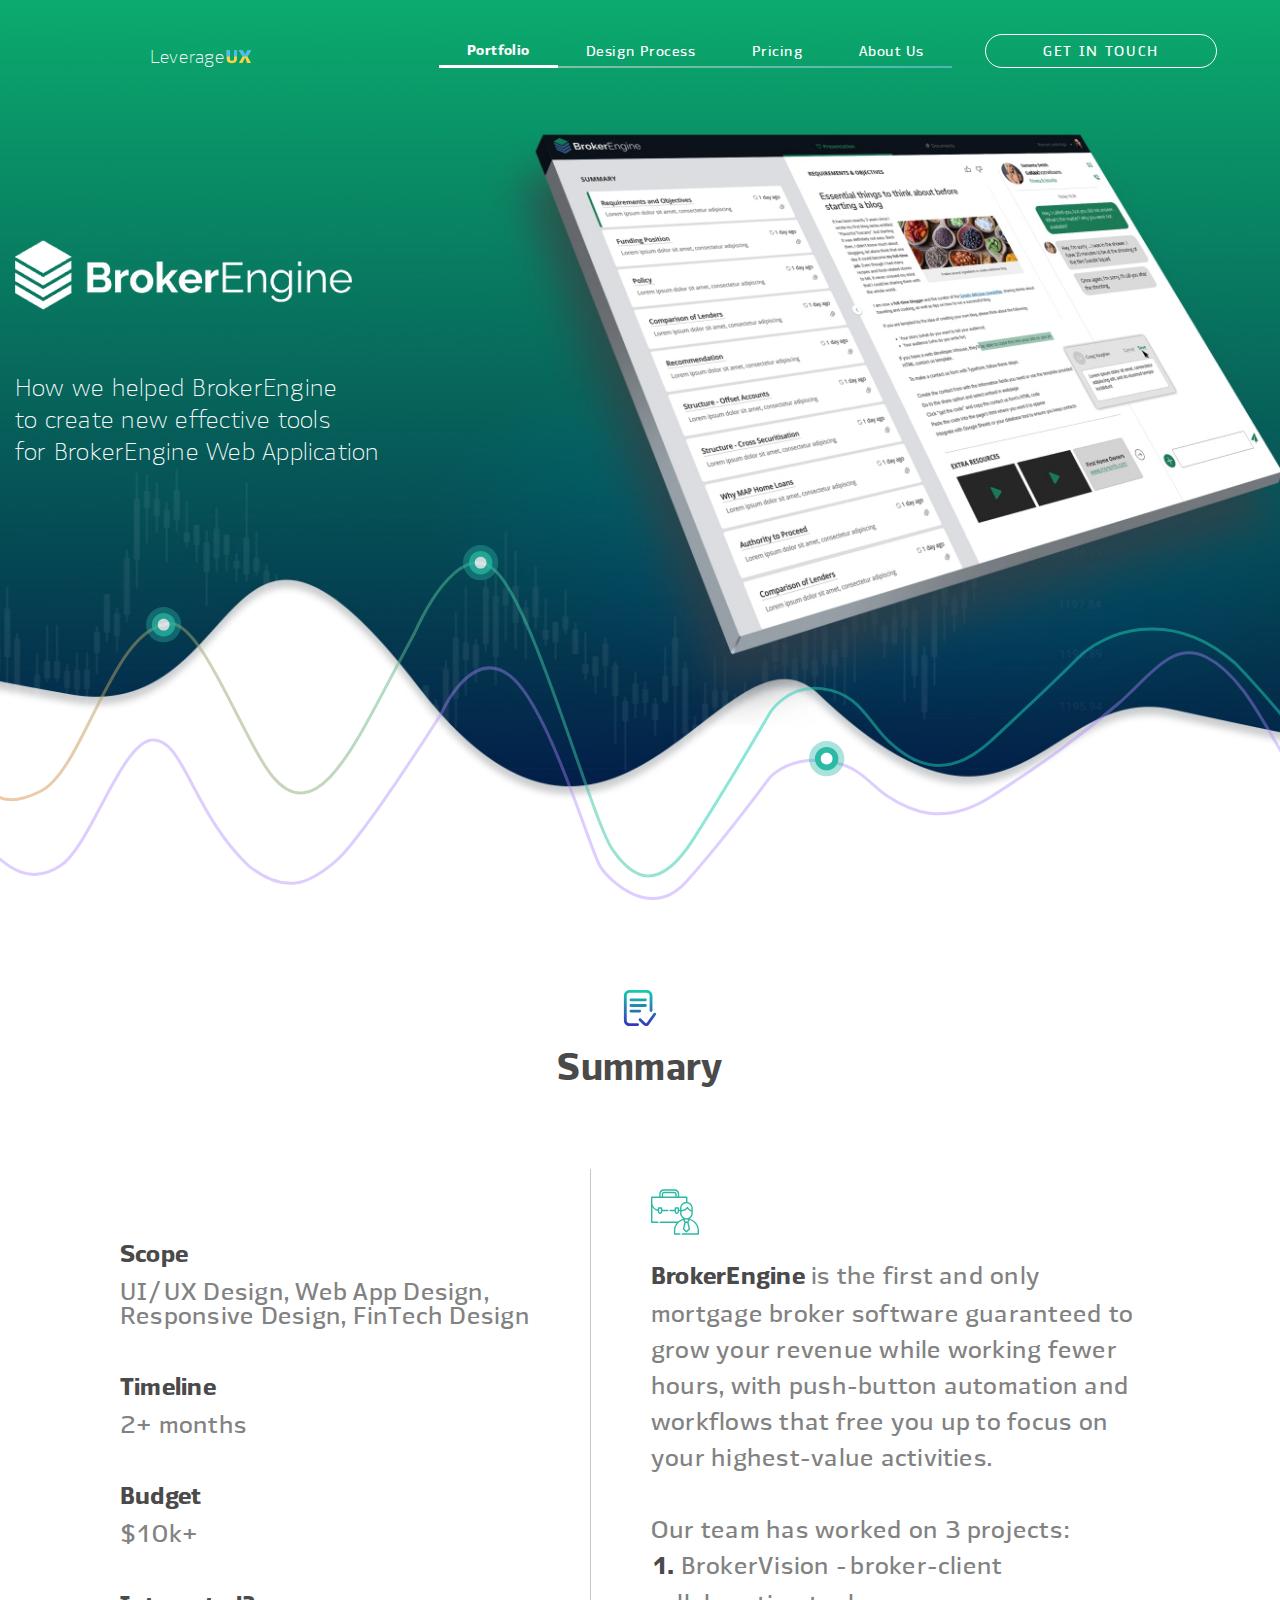
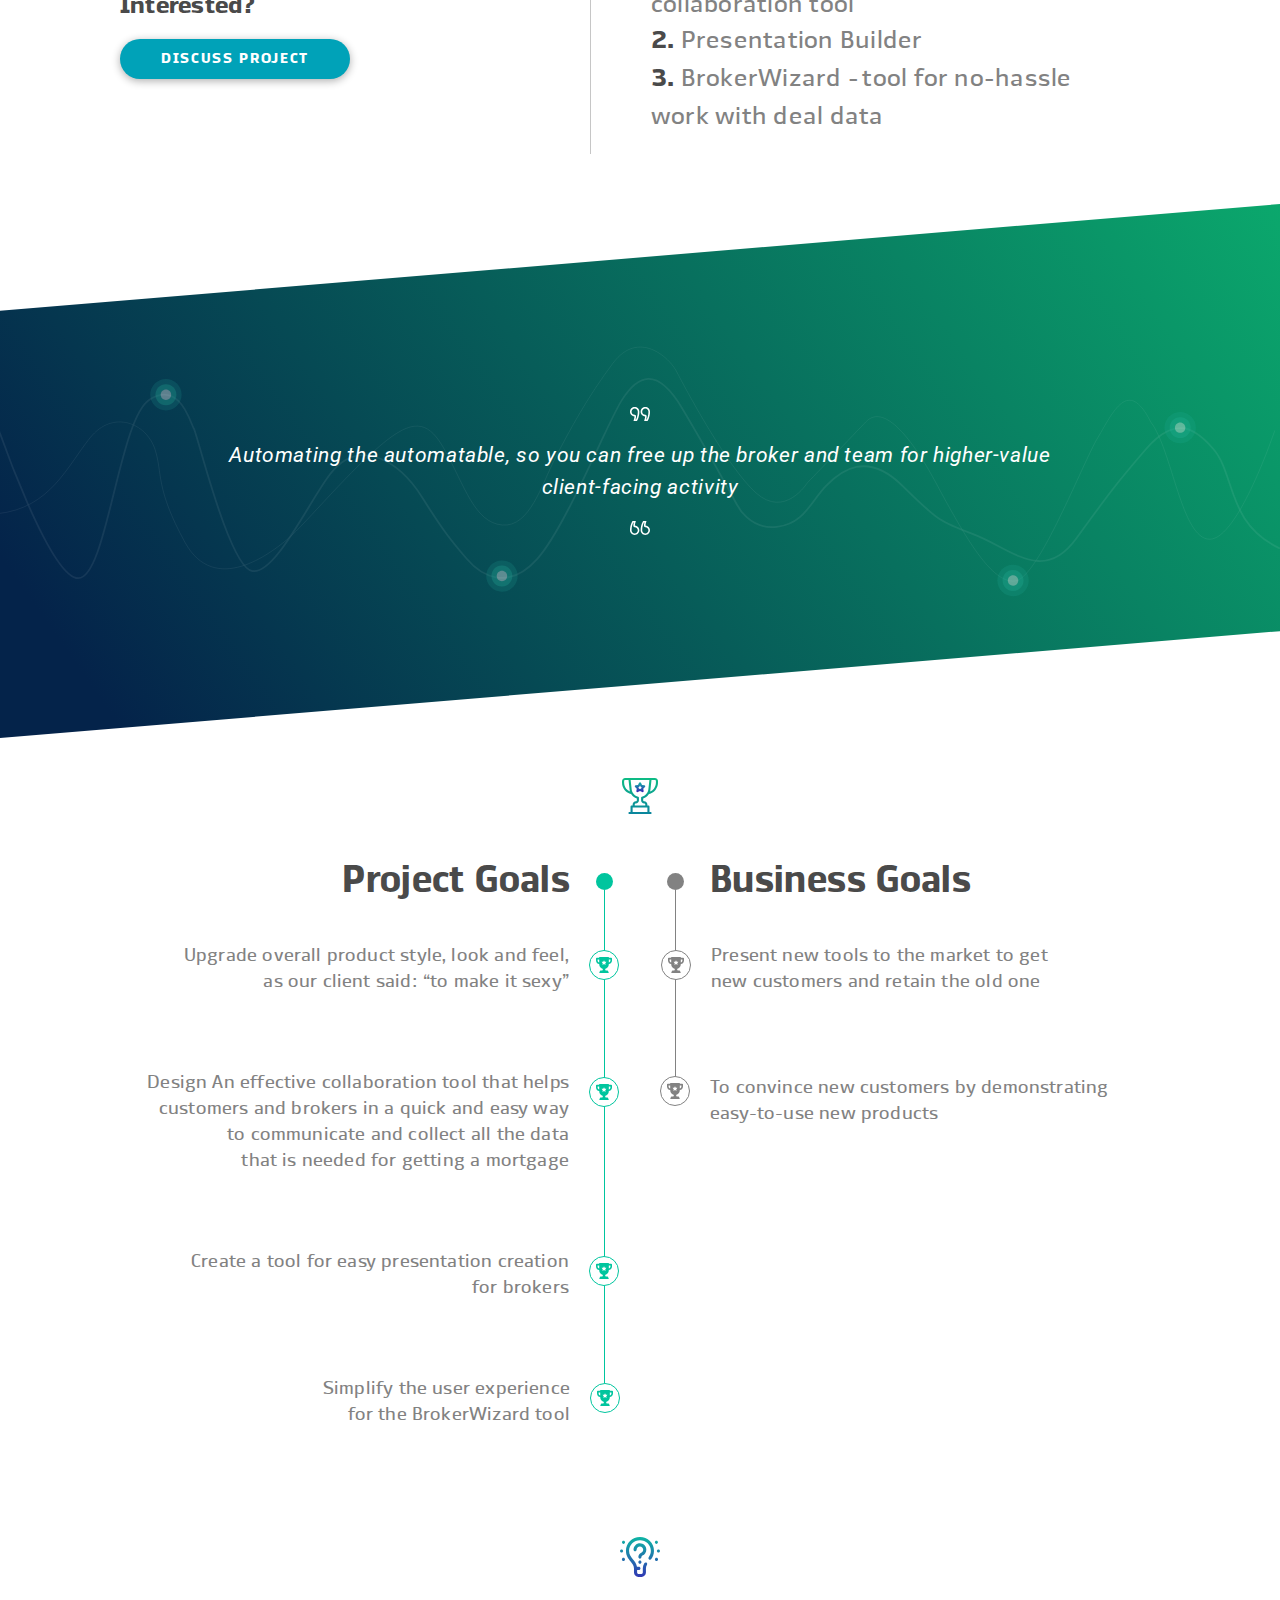
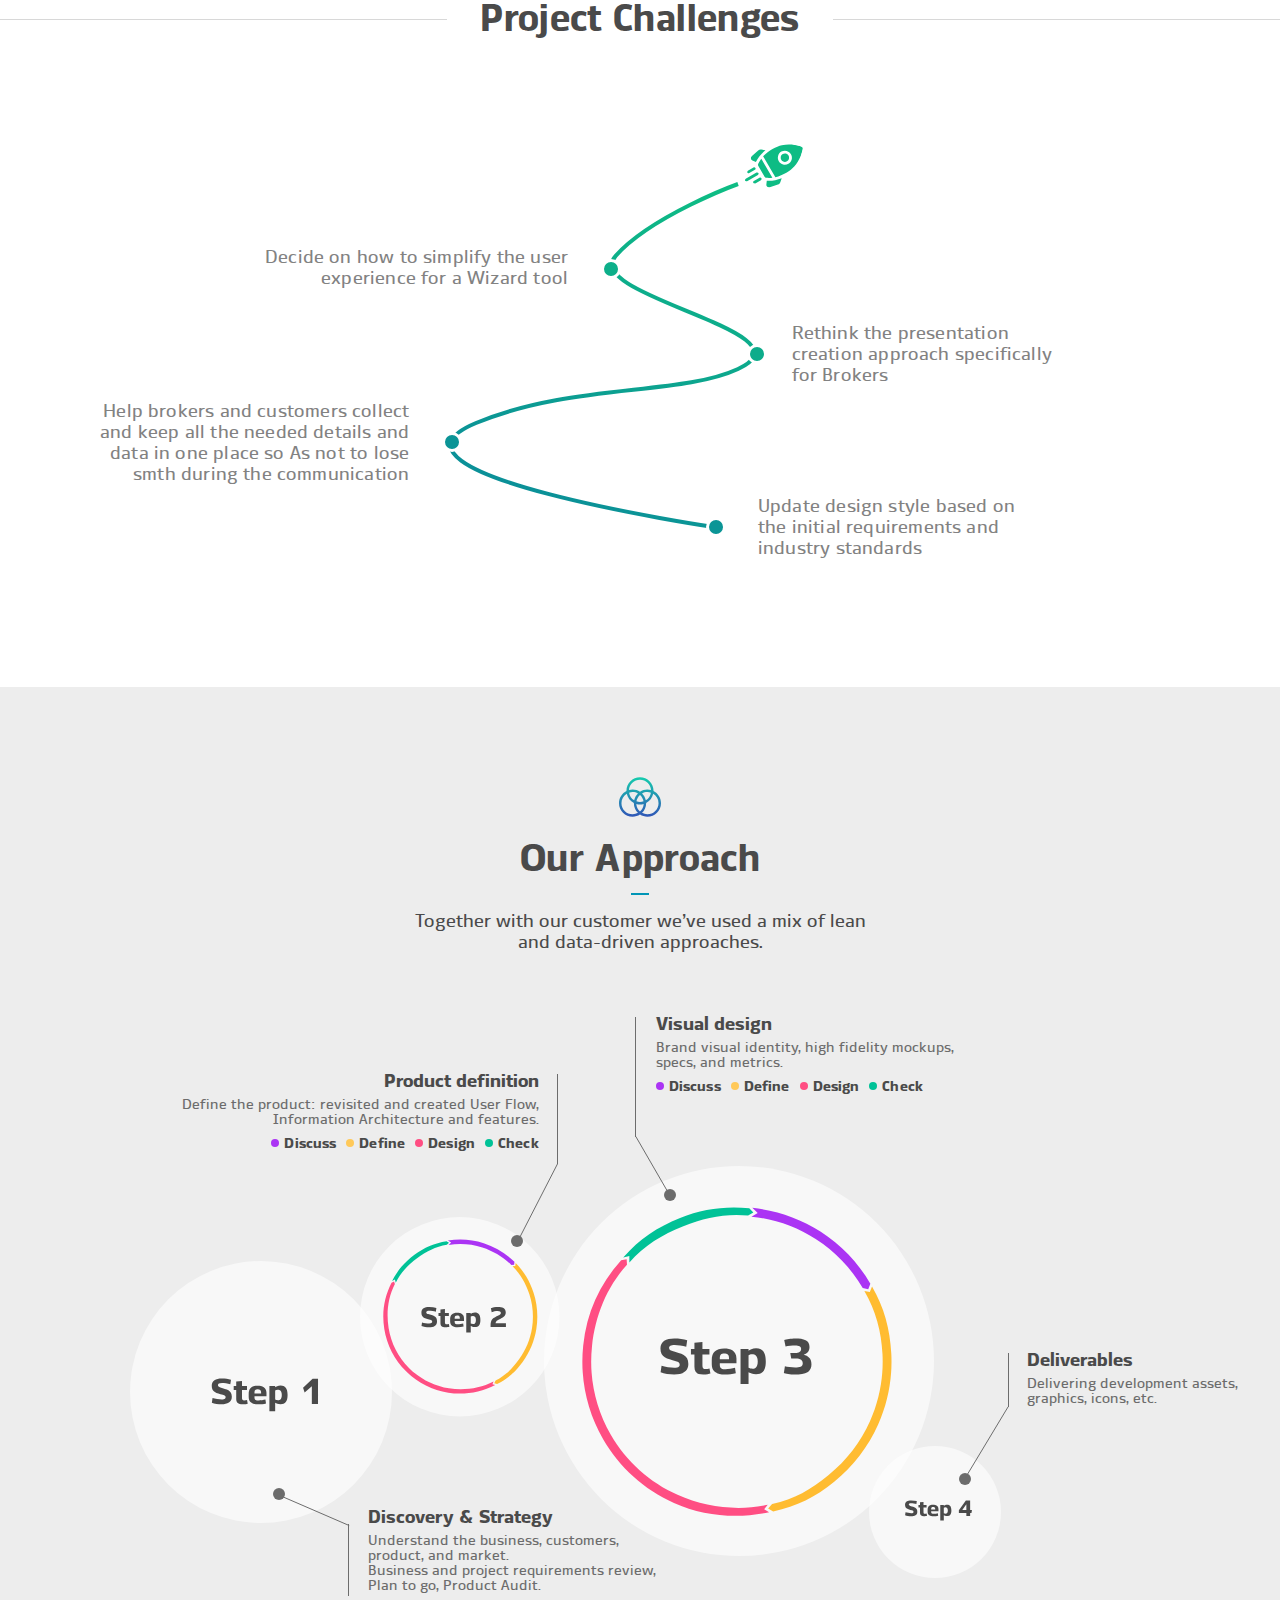
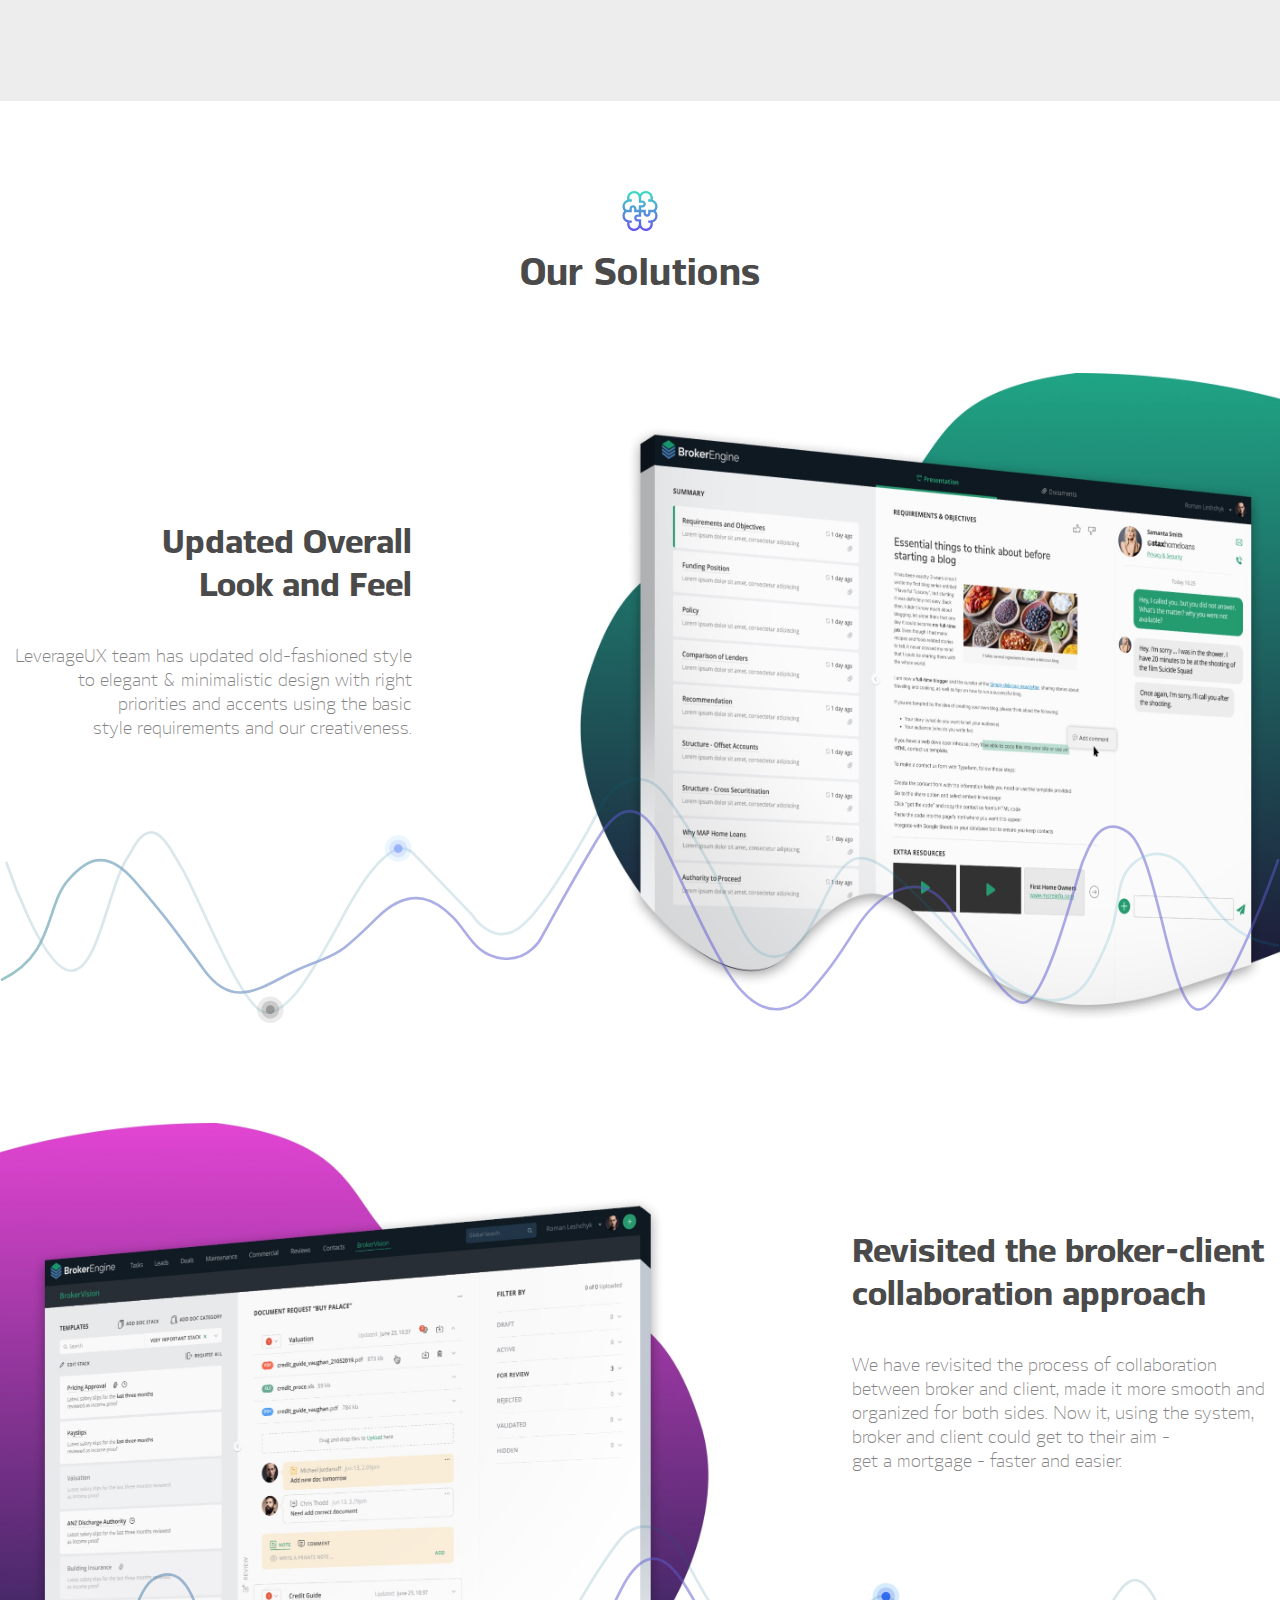
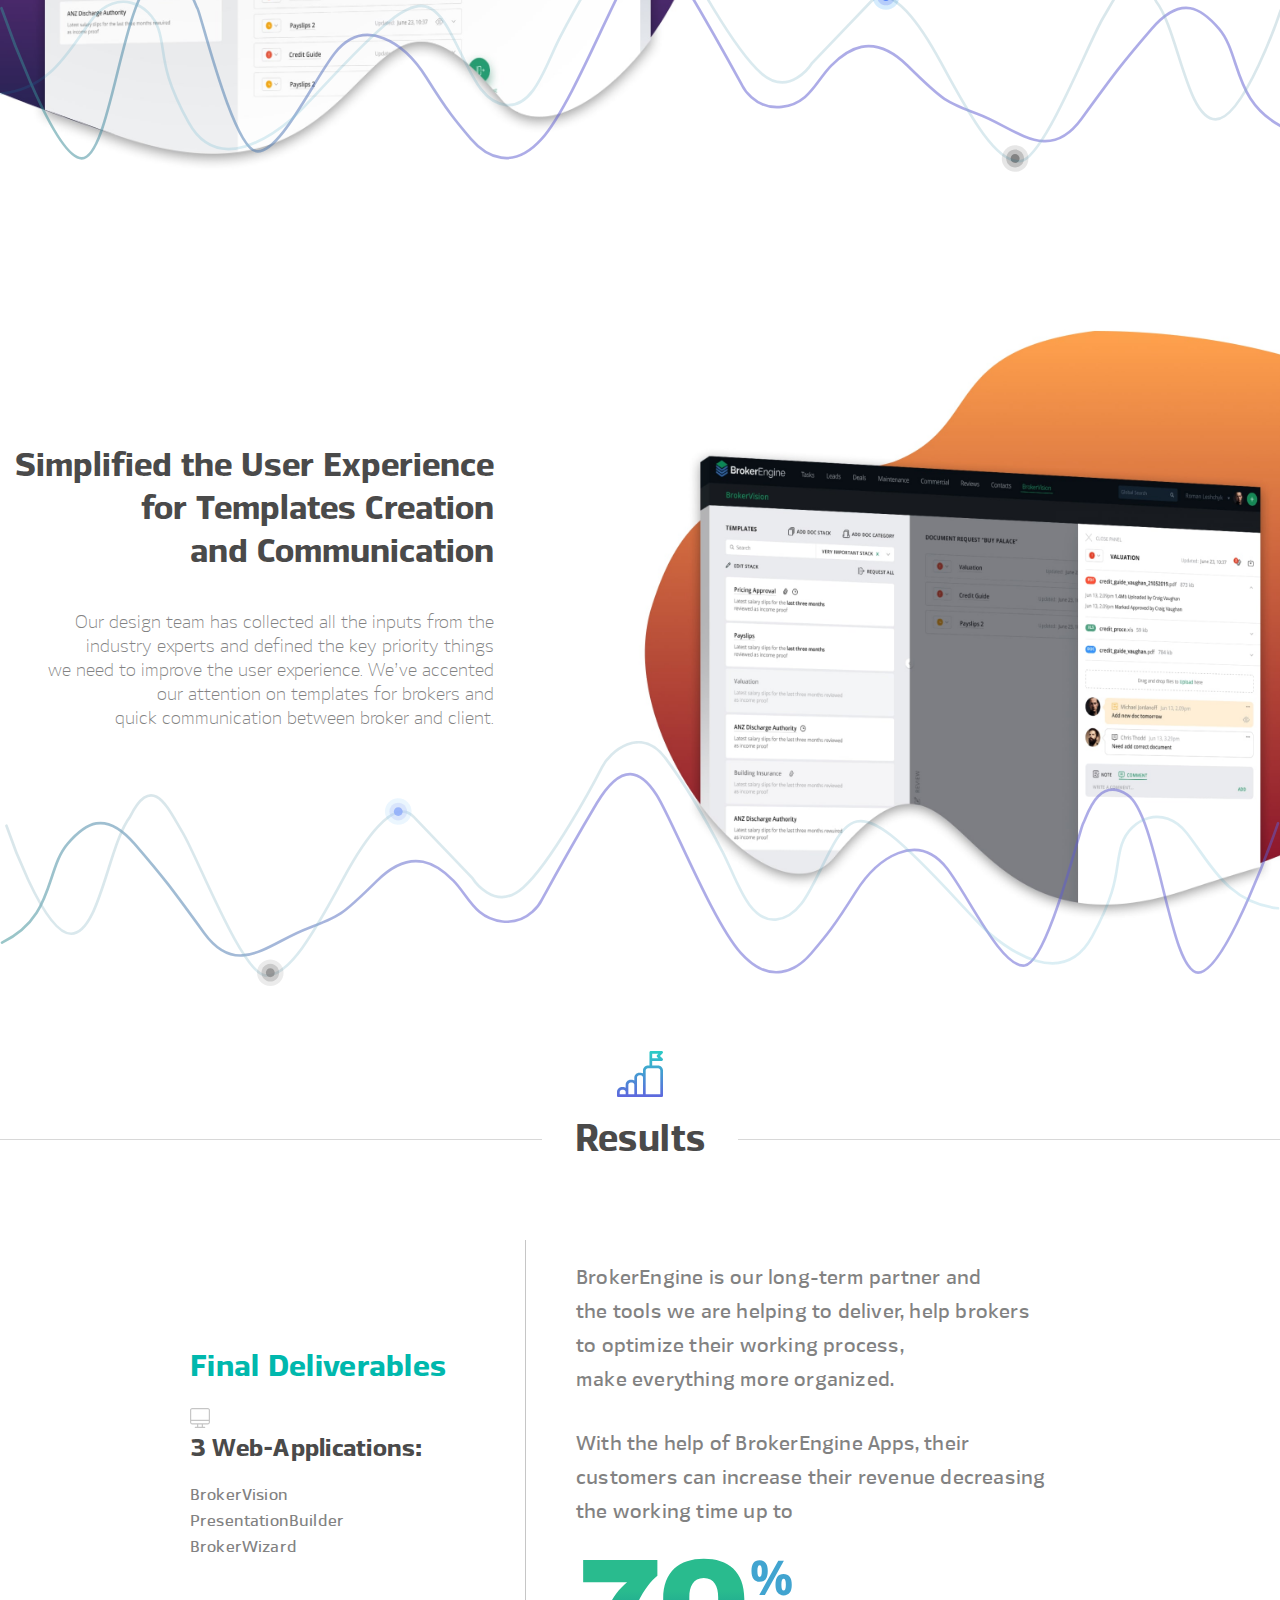
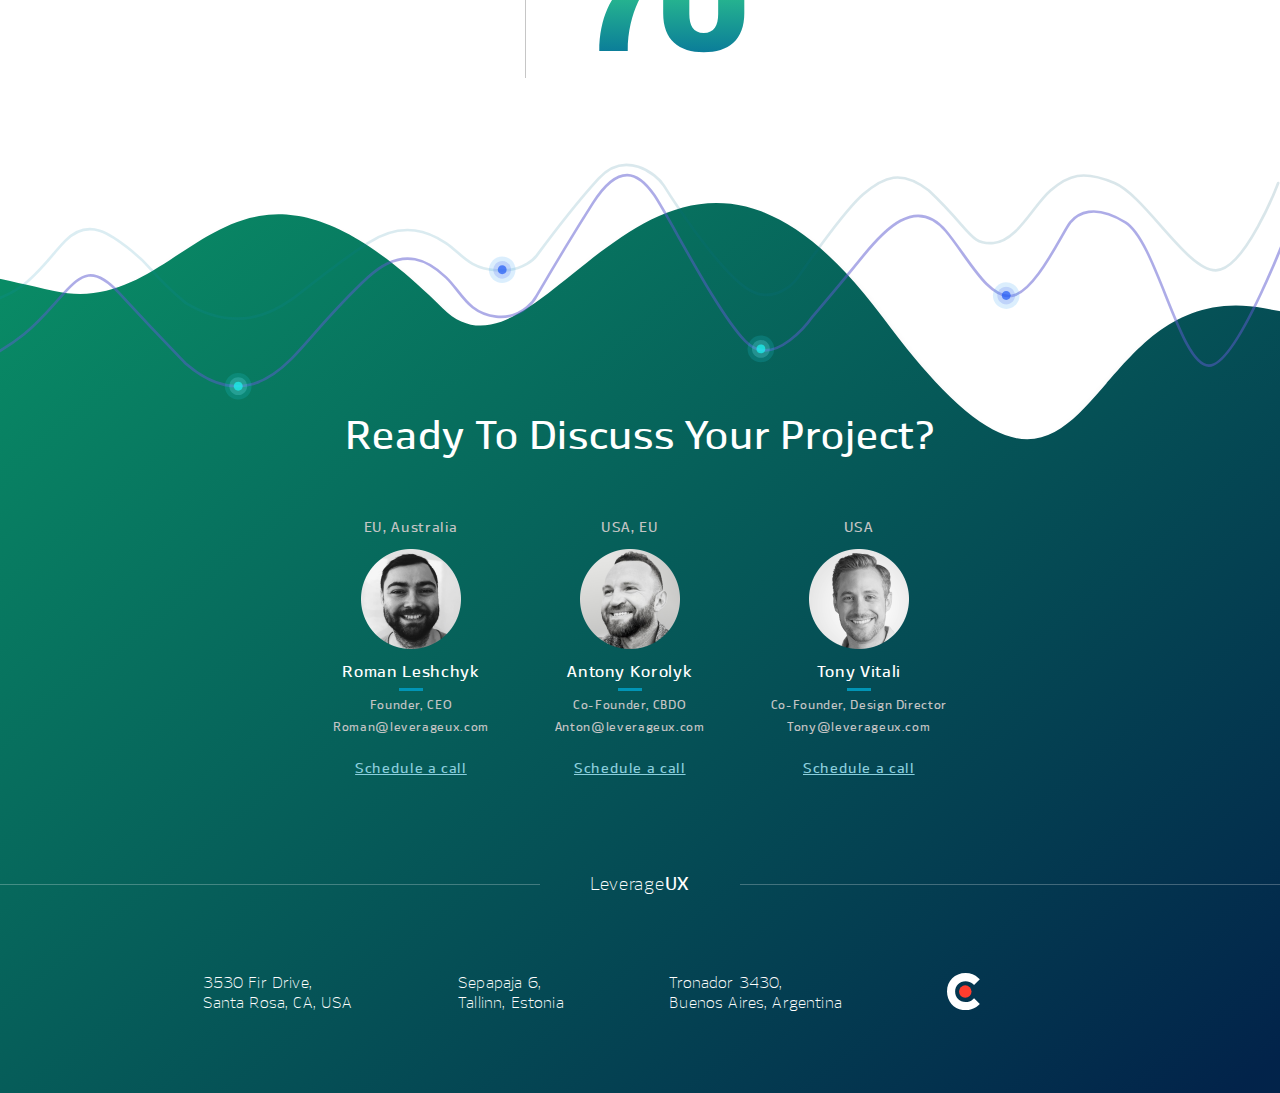
<file: broker-showcase.html>
<!DOCTYPE html>
<html lang=en>
	<head>
		<meta charset="UTF-8">
		<meta name="viewport" content="width=device-width, initial-scale=1">
		<meta name="theme-color" content="#f9f9f9">
		<meta name="description" content="BrokerEngine">

		<link rel="icon" href="favicon.ico" type="img/favicon.ico" />
		<link rel="stylesheet" href="https://fonts.googleapis.com/css?family=Roboto">
		<link rel="stylesheet" href="css/fonts.css">
		<link rel="stylesheet" href="css/normalize.css">
		<link rel="stylesheet" href="css/global.css">
		<link rel="stylesheet" href="css/showcases.css">
		<link rel="stylesheet" href="css/broker.css">

		<!-- Google Tag Manager -->
		<script>(function(w,d,s,l,i){w[l]=w[l]||[];w[l].push({'gtm.start':
			new Date().getTime(),event:'gtm.js'});var f=d.getElementsByTagName(s)[0],
			j=d.createElement(s),dl=l!='dataLayer'?'&l='+l:'';j.async=true;j.src=
			'https://www.googletagmanager.com/gtm.js?id='+i+dl;f.parentNode.insertBefore(j,f);
			})(window,document,'script','dataLayer','GTM-M9BMCH3');</script>
		<!-- End Google Tag Manager -->

		<script src="https://ajax.googleapis.com/ajax/libs/jquery/3.4.1/jquery.min.js"></script>
		<script> 
			$(function(){
			  $("#includedFooter").load("footer.html"); 
			});
		</script>
		<script src="js/main.js"></script>
		<script type="text/javascript" src="https://widget.clutch.co/static/js/widget.js"></script>
		<script src="js/events.js"></script>
		
		<title>BrokerEngine</title>
	</head>
	<body class="showcase broker__page">
		<!-- Google Tag Manager (noscript) -->
		<noscript><iframe src="https://www.googletagmanager.com/ns.html?id=GTM-M9BMCH3"
			height="0" width="0" style="display:none;visibility:hidden"></iframe></noscript>
		<!-- End Google Tag Manager (noscript) -->

		<header class="header animated">
			<div class="header__container">
				<div class="header__block header__block_logo">
					<a class="header__logo animated" href="./">
						Leverage
						<span>
							<svg width="26" height="14" viewBox="0 0 26 14" fill="none" xmlns="http://www.w3.org/2000/svg">
								<path d="M8.07903 0.400024H10.941V8.50002C10.941 10.084 10.509 11.26 9.64503 12.028C8.78103 12.796 7.55703 13.18 5.97303 13.18C4.20903 13.18 2.88303 12.802 1.99503 12.046C1.11903 11.29 0.68103 10.108 0.68103 8.50002V0.400024H3.88503V8.68003C3.88503 9.42403 4.06503 9.96402 4.42503 10.3C4.78503 10.636 5.33703 10.804 6.08103 10.804C6.81303 10.804 7.32903 10.642 7.62903 10.318C7.92903 9.99402 8.07903 9.44803 8.07903 8.68003V0.400024ZM16.8008 0.400024L19.1408 5.08002L21.4988 0.400024H25.045L21.4268 6.52002L25.045 13H21.1028L19.1408 7.61802L16.4048 13H12.8768L16.6748 6.52002L12.8768 0.400024H16.8008Z" fill="#FFD43D"/>
								<path fill-rule="evenodd" clip-rule="evenodd" d="M10.9261 0.300049H8.05962V6.42962H10.9261V0.300049ZM3.85902 6.42962V0.300049H0.650024V6.42962H3.85902Z" fill="#44BCFF"/>
								<path fill-rule="evenodd" clip-rule="evenodd" d="M19.1387 4.98737L16.7951 0.300049H12.8649L16.6689 6.42962H21.4283L25.052 0.300049H21.5004L19.1387 4.98737Z" fill="#44BCFF"/>
							</svg>
						</span>
					</a>
					<div id="btn_om" class="header__btn_om">
						<span></span><span></span><span></span>
					</div>
				</div>
				<div class="header__block header__block_menu">
	    		<nav id="menu" class="header__menu">
	    			<div class="menu__btn_back">
	    				<svg class="btn__back" width="32" height="20" viewBox="0 0 32 20" xmlns="http://www.w3.org/2000/svg">
							<path d="M1.38527 8.61473H27.2708L21.0941 2.43768C20.553 1.89688 20.553 1.01961 21.0941 0.478895C21.6352 -0.0622196 22.5125 -0.0622196 23.0528 0.478895L31.5942 9.02041C32.1353 9.56121 32.1353 10.4386 31.5942 10.9792L23.0528 19.5211C22.7823 19.7917 22.4279 19.9269 22.0735 19.9269C21.7191 19.9269 21.3646 19.7917 21.0941 19.5211C20.553 18.9803 20.553 18.103 21.0941 17.5624L27.2708 11.385H1.38527C0.620314 11.385 0 10.7648 0 9.99984C0 9.23489 0.620234 8.61473 1.38527 8.61473Z"/>
						</svg>
	    			</div>
	  				<div class="header__menu_link active">
	    				<img class="menu__link_img" src="./img/port.svg" alt="portfolio">
	    				<a href="./portfolio.html">Portfolio</a>
	    				<div class="link__line active"></div>
	    			</div>
	    			<div class="header__menu_link">
	    				<img class="menu__link_img" src="./img/des.svg" alt="design">
	    				<a href="./design-process.html">Design Process</a>
	    				<div class="link__line"></div>
	    			</div>
	    			<div class="header__menu_link">
	    				<img class="menu__link_img" src="./img/pric.svg" alt="pricing">
	    				<a href="./pricing.html">Pricing</a>
	    				<div class="link__line"></div>
	    			</div>
	    			<div class="header__menu_link">
	    				<img class="menu__link_img" src="./img/about.svg" alt="about">
	    				<a href="./about.html">About Us</a>
	    				<div class="link__line"></div>
	    			</div>
	    			<div class="header__menu_line"></div>
	    		</nav>
				</div>
				<a id="btn_ep" href="https://calendly.com/leverageux/intro" class="btn header__btn_ep" target=_blank>Get in touch</a>
	  		<div class="menu__back"></div>
  		</div>
		</header>
		
		<main class="content">
			<section class="content__section section__hero">
				<div class="hero__info">
					<h1 class="hero__title"><img src="./img/showcases/broker/logo.png" alt="BrokerEngine"></h1>
					<p class="hero__descr">How we helped BrokerEngine <br>to create new effective tools <br>for BrokerEngine Web Application</p>
				</div>
				<div class="hero__lines"></div>
			</section>

			<section class="content__section section__summary">
				<div class="showcase__title">
					<img src="./img/showcases/insight/summary.svg" alt="summary">
					<h2>Summary</h2>
				</div>
				<div class="summary__container">
					<div class="summary__block summary__block-info">
						<h4>Scope</h4>
						<p>UI/UX Design, Web App Design, <br>Responsive Design, FinTech Design</p>
						<h4>Timeline</h4>
						<p>2+ months</p>
						<h4>Budget</h4>
						<p>$10k+</p>
						<h4>Interested?</h4>
						<a href="https://calendly.com/leverageux/intro" target=_blank id="link_calend_broker">Discuss Project</a>
					</div>
					<div class="summary__block summary__block-descr">
						<img src="./img/showcases/broker/sum_descr.svg" alt="icon">
						<p><b>BrokerEngine</b> is the first and only <br>mortgage broker software guaranteed to <br>grow your revenue while working fewer <br>hours, with push-button automation and <br>workflows that free you up to focus on <br>your highest-value activities.<br>
						<br>Our team has worked on 3 projects:<br></p>
						<p><b>1.</b> BrokerVision - broker-client <br>collaboration tool<br></p>
						<p><b>2.</b> Presentation Builder<br></p>
						<p><b>3.</b> BrokerWizard - tool for no-hassle <br>work with deal data</p>
					</div>
				</div>
			</section>

			<section class="content__section section__comment">
				<img src="./img/showcases/mark_1.svg" alt="mark_1">
				<div class="comment">
					Automating the automatable, so you can free up the broker and team for higher-value <br>client-facing activity
				</div>
				<img src="./img/showcases/mark_2.svg" alt="mark_2">
				<div class="comment__lines"></div>
			</section>

			<section class="content__section section__goals">
				<img src="./img/showcases/insight/goals.svg" alt="goals">
				<div class="goals__container">
					<div class="goals__block goals__block-project">
						<h3>Project goals</h3>
						<p class="goal goal_1">Upgrade overall product style, look and feel, <br>as our client said: “to make it sexy”</p>
						<p class="goal goal_2">Design An effective collaboration tool that helps <br>customers and brokers in a quick and easy way <br>to communicate and collect all the data <br>that is needed for getting a mortgage</p>
						<p class="goal goal_3">Create a tool for easy presentation creation <br>for brokers</p>
						<p class="goal goal_4">Simplify the user experience <br>for the BrokerWizard tool</p>
					</div>
					<div class="goals__block goals__block-business">
						<h3>Business Goals</h3>
						<p class="goal goal_1">Present new tools to the market to get <br>new customers and retain the old one</p>
						<p class="goal goal_2">To convince new customers by demonstrating <br>easy-to-use new products</p>
					</div>
				</div>
			</section>

			<section class="content__section section__challenges">
				<div class="showcase__title showcase__title-line">
					<img src="./img/showcases/insight/challenges.svg" alt="challenges">
					<h2>Project Challenges</h2>
					<div class="title__line"></div>
				</div>
				<div class="challenges__container">
					<img class="rocket" src="./img/showcases/broker/rocket.svg" alt="rocket">
					<p class="challenge challenge__right challenge_1">Update design style based on <br>the initial requirements and <br>industry standards</p>
					<p class="challenge challenge__left challenge_2">Help brokers and customers collect <br>and keep all the needed details and <br>data in one place so As not to lose <br>smth during the communication</p>
					<p class="challenge challenge__right challenge_3">Rethink the presentation <br>creation approach specifically <br>for Brokers</p>
					<p class="challenge challenge__left challenge_4">Decide on how to simplify the user <br>experience for a Wizard tool</p>
				</div>
			</section>

			<section class="content__section section__approach">
				<div class="showcase__title">
					<img src="./img/showcases/insight/approach.svg" alt="approach">
					<h2>Our Approach</h2>
					<div class="title__line-approach"></div>
					<p class="approach__descr">Together with our customer we’ve used a mix of lean <br>and data-driven approaches.</p>
				</div>
				<div class="approach__container">
					<div class="approach__steps">	
						<img class="steps__img" src="./img/showcases/broker/steps.svg" alt="steps">
						<div class="approach__steps_descr">
							<div class="approach__steps_block step_1">
								<div class="step__block">
									<h3 class="step__title"><span class="step__number">1. </span>Discovery &amp; Strategy</h3>
									<p class="step_descr">Understand the business, customers, <br>product, and market. <br>Business and project requirements review, <br>Plan to go, Product Audit.</p>
								</div>
							</div>
							<div class="approach__steps_block step_2">
								<div class="step__block">
									<h3 class="step__title"><span class="step__number">2. </span>Product definition</h3>
									<p class="step_descr">Define the product: revisited and created User Flow, <br>Information Architecture and features.</p>
									<div class="step_tegs">
										<span class="teg purple">Discuss</span>
										<span class="teg yellow">Define</span>
										<span class="teg pink">Design</span>
										<span class="teg green">Check</span>
									</div>
								</div>
							</div>
							<div class="approach__steps_block step_3">
								<div class="step__block">
									<h3 class="step__title"><span class="step__number">3. </span>Visual design</h3>
									<p class="step_descr">Brand visual identity, high fidelity mockups, <br>specs, and metrics.</p>
									<div class="step_tegs">
										<span class="teg purple">Discuss</span>
										<span class="teg yellow">Define</span>
										<span class="teg pink">Design</span>
										<span class="teg green">Check</span>
									</div>
								</div>
							</div>
							<div class="approach__steps_block step_4">
								<div class="step__block">
									<h3 class="step__title"><span class="step__number">4. </span>Deliverables</h3>
									<p class="step_descr">Delivering development assets, <br>graphics, icons, etc.</p>
								</div>
							</div>
						</div>
					</div>
				</div>	
			</section>
			
			<div class="showcase__title">
				<img src="./img/showcases/solutions.svg" alt="solutions">
				<h2>Our solutions</h2>
			</div>
			<section class="content__section section__board section__board-right section__updated">
				<div class="section__container section__container_img"></div>
				<div class="section__container section__container_text">
					<h3 class="section__title">Updated Overall <br>Look and Feel</h3>
					<p class="section__description">LeverageUX team has updated old-fashioned style 
						<br>to elegant & minimalistic design with right 
						<br>priorities and accents using the basic 
						<br>style requirements and our creativeness.
						</p>				
				</div>
				<div class="img__block img__lines"></div>
			</section>

			<section class="content__section section__board section__board-left section__visual">
				<div class="section__container section__container_img"></div>
				<div class="section__container section__container_text">
					<h3 class="section__title">Revisited the broker-client <br>collaboration approach</h3>
					<p class="section__description">We have revisited the process of collaboration <br>between broker and client, made it more smooth and <br>organized for both sides. Now it, using the system, <br>broker and client could get to their aim - <br>get a mortgage - faster and easier.
						</p>
				</div>
				<div class="img__block img__lines"></div>
			</section>

			<section class="content__section section__board section__board-right section__driven">
				<div class="section__container section__container_img"></div>
				<div class="section__container section__container_text">
					<h3 class="section__title">Simplified the User Experience <br>for Templates Creation <br>and Communication</h3>
					<p class="section__description">Our design team has collected all the inputs from the <br>industry experts and defined the key priority things <br>we need to improve the user experience. We’ve accented <br>our attention on templates for brokers and <br>quick communication between broker and client.</p>
				</div>
				<div class="img__block img__lines"></div>
			</section>

			<section class="content__section section__results">
				<div class="showcase__title showcase__title-line">
					<img src="./img/showcases/results.svg" alt="results">
					<h2>Results</h2>
					<div class="title__line"></div>
				</div>
				<div class="results__container">
					<div class="results__block results__block-final">
						<h3>Final Deliverables</h3>
						<img src="./img/showcases/results__desk.svg" alt="icon">
						<h4>3 Web-applications:</h4>
						<div class="applic"><span>BrokerVision</span></div>
						<div class="applic"><span>PresentationBuilder</span></div>
						<div class="applic"><span>BrokerWizard</span></div>
					</div>
					<div class="results__block results__block-descr">
						<p>BrokerEngine is our long-term partner and <br>the tools we are helping to deliver, help brokers <br>to optimize their working process, <br>make everything more organized.</p>
						<p>With the help of BrokerEngine Apps, their <br>customers can increase their revenue decreasing <br>the working time up to</p>
						<img src="./img/showcases/broker/price.svg" alt="price">
					</div>
				</div>
			</section>
		</main>

		<footer class="footer" id="includedFooter"></footer>
		
		<a href="#" class="scrollup"></span></a>
		<script>
			function sendEventEmailFirst() {
				dataLayer.push({
					'eventCategory': 'contact',
					'eventAction': 'click', 
					'eventLabel': 'email - Roman Leshchyk',
					'event': 'autoEvent',
				});
			}
			function sendEventEmailSecond() {
				dataLayer.push({
					'eventCategory': 'contact',
					'eventAction': 'click', 
					'eventLabel': 'email - Anton Korolyk',
					'event': 'autoEvent',
				});
			}
			function sendEventEmailThird() {
				dataLayer.push({
					'eventCategory': 'contact',
					'eventAction': 'click', 
					'eventLabel': 'email - Tony Vitali',
					'event': 'autoEvent',
				});
			}
		</script>
	</body>
	
</html>
</file>
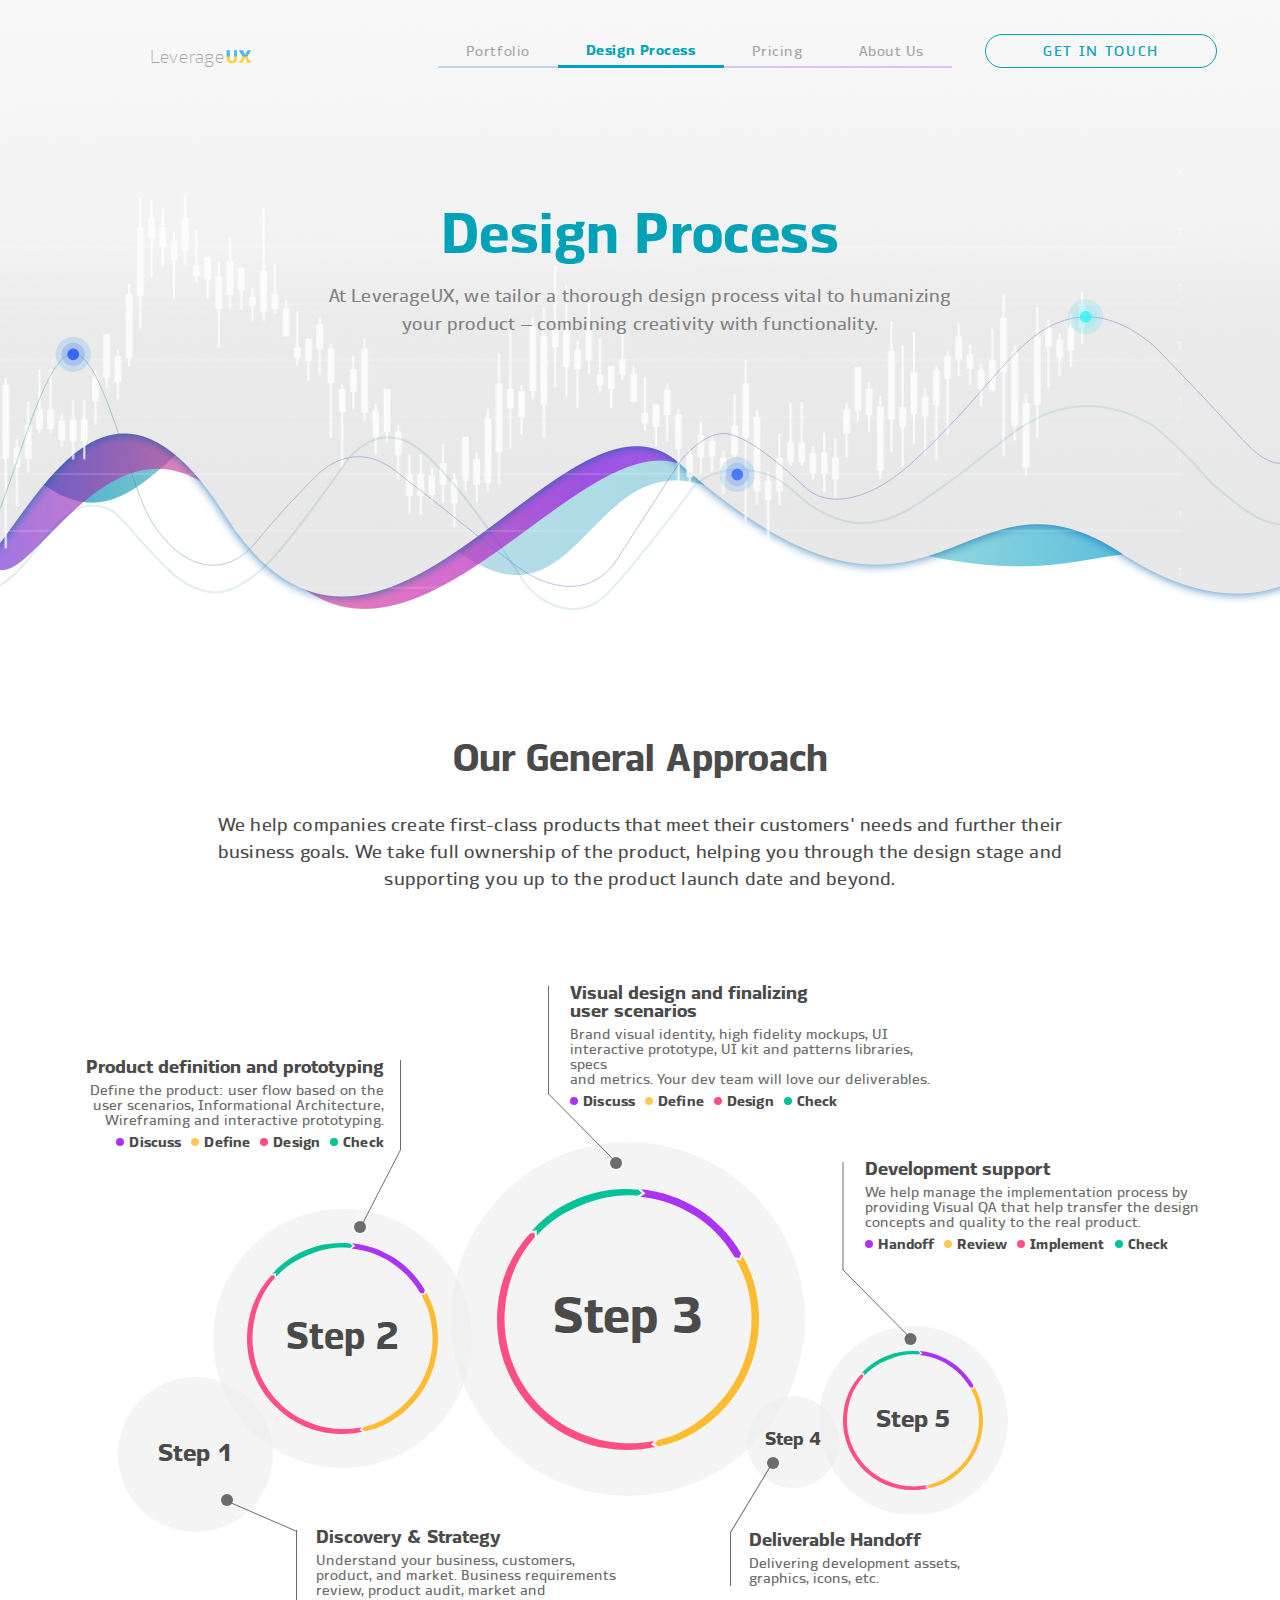
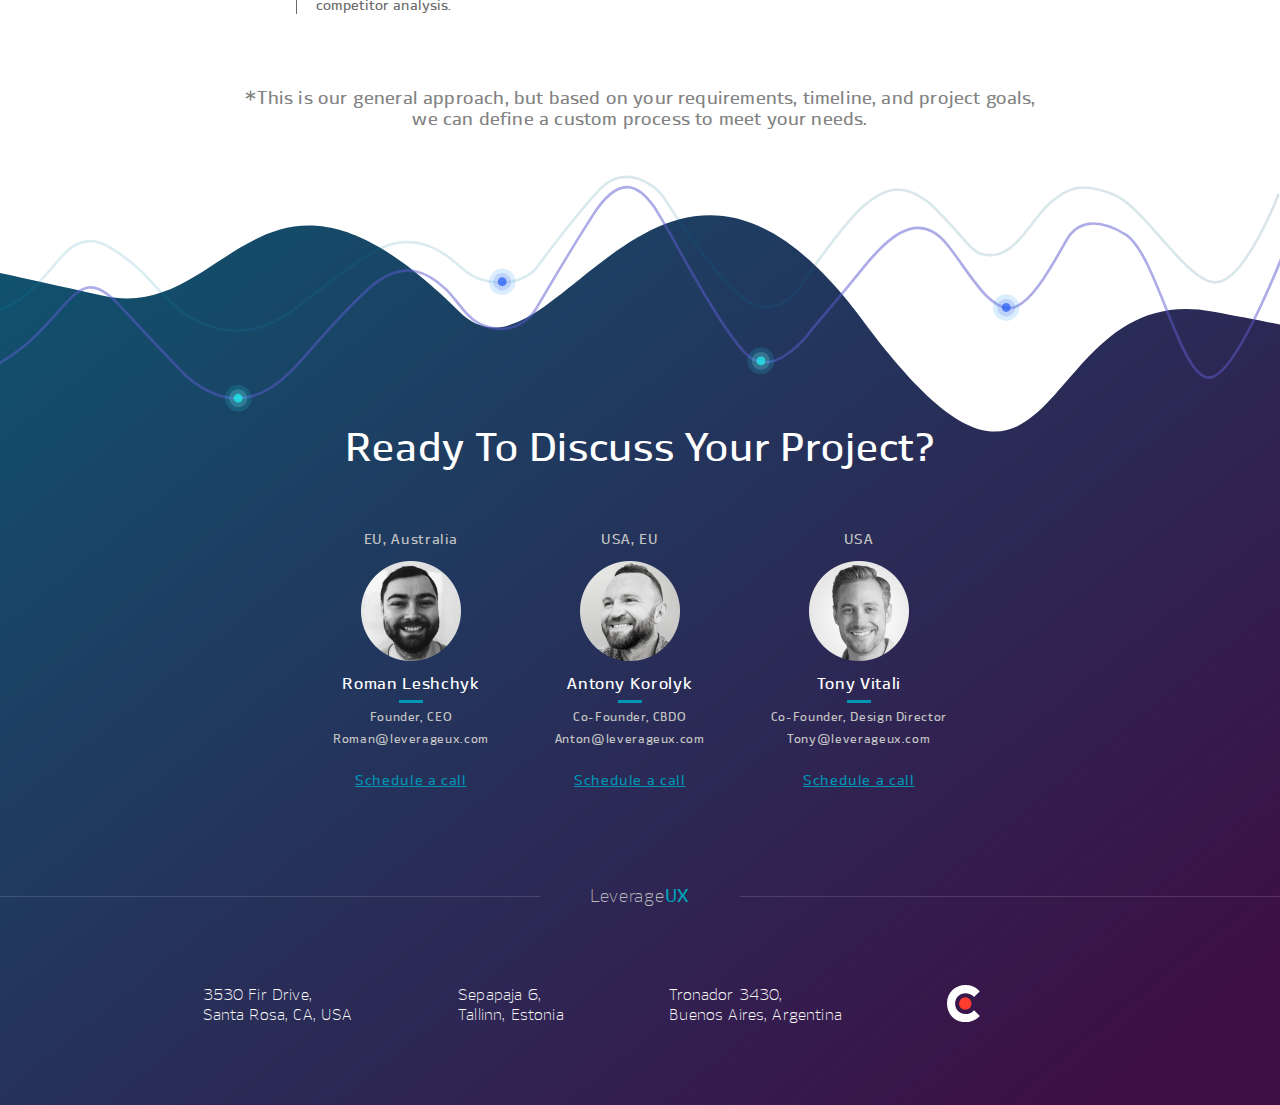
<file: design-process.html>
<!DOCTYPE html>
<html lang=en>
	<head>
		<meta charset="UTF-8">
		<meta name="viewport" content="width=device-width, initial-scale=1">
		<meta name="theme-color" content="#f9f9f9">
		<meta name="description" content="Design Process">

		<link rel="icon" href="favicon.ico" type="img/favicon.ico" />
		<link rel="stylesheet" href="https://fonts.googleapis.com/css?family=Roboto">
		<link rel="stylesheet" href="css/fonts.css">
		<link rel="stylesheet" href="css/normalize.css">
		<link rel="stylesheet" href="css/global.css">
		<link rel="stylesheet" href="css/design.css">

		<!-- Google Tag Manager -->
		<script>(function(w,d,s,l,i){w[l]=w[l]||[];w[l].push({'gtm.start':
			new Date().getTime(),event:'gtm.js'});var f=d.getElementsByTagName(s)[0],
			j=d.createElement(s),dl=l!='dataLayer'?'&l='+l:'';j.async=true;j.src=
			'https://www.googletagmanager.com/gtm.js?id='+i+dl;f.parentNode.insertBefore(j,f);
			})(window,document,'script','dataLayer','GTM-M9BMCH3');</script>
		<!-- End Google Tag Manager -->

		<script src="https://ajax.googleapis.com/ajax/libs/jquery/3.4.1/jquery.min.js"></script>
		<script> 
			$(function(){
			  $("#includedFooter").load("footer.html"); 
			});
		</script>
		<script src="js/main.js"></script>
		<script type="text/javascript" src="https://widget.clutch.co/static/js/widget.js"></script>
		<script src="js/events.js"></script>
		
		<title>Design Process</title>
	</head>
	<body class="design__page">
		<!-- Google Tag Manager (noscript) -->
		<noscript><iframe src="https://www.googletagmanager.com/ns.html?id=GTM-M9BMCH3"
			height="0" width="0" style="display:none;visibility:hidden"></iframe></noscript>
		<!-- End Google Tag Manager (noscript) -->

		<header class="header animated">
			<div class="header__container">
				<div class="header__block header__block_logo">
					<a class="header__logo animated" href="./">
						Leverage
						<span>
							<svg width="26" height="14" viewBox="0 0 26 14" fill="none" xmlns="http://www.w3.org/2000/svg">
								<path d="M8.07903 0.400024H10.941V8.50002C10.941 10.084 10.509 11.26 9.64503 12.028C8.78103 12.796 7.55703 13.18 5.97303 13.18C4.20903 13.18 2.88303 12.802 1.99503 12.046C1.11903 11.29 0.68103 10.108 0.68103 8.50002V0.400024H3.88503V8.68003C3.88503 9.42403 4.06503 9.96402 4.42503 10.3C4.78503 10.636 5.33703 10.804 6.08103 10.804C6.81303 10.804 7.32903 10.642 7.62903 10.318C7.92903 9.99402 8.07903 9.44803 8.07903 8.68003V0.400024ZM16.8008 0.400024L19.1408 5.08002L21.4988 0.400024H25.045L21.4268 6.52002L25.045 13H21.1028L19.1408 7.61802L16.4048 13H12.8768L16.6748 6.52002L12.8768 0.400024H16.8008Z" fill="#FFD43D"/>
								<path fill-rule="evenodd" clip-rule="evenodd" d="M10.9261 0.300049H8.05962V6.42962H10.9261V0.300049ZM3.85902 6.42962V0.300049H0.650024V6.42962H3.85902Z" fill="#44BCFF"/>
								<path fill-rule="evenodd" clip-rule="evenodd" d="M19.1387 4.98737L16.7951 0.300049H12.8649L16.6689 6.42962H21.4283L25.052 0.300049H21.5004L19.1387 4.98737Z" fill="#44BCFF"/>
							</svg>
						</span>
					</a>
					<div id="btn_om" class="header__btn_om">
						<span></span><span></span><span></span>
					</div>
				</div>
				<div class="header__block header__block_menu">
	    		<nav id="menu" class="header__menu">
	    			<div class="menu__btn_back">
	    				<svg class="btn__back" width="32" height="20" viewBox="0 0 32 20" xmlns="http://www.w3.org/2000/svg">
							<path d="M1.38527 8.61473H27.2708L21.0941 2.43768C20.553 1.89688 20.553 1.01961 21.0941 0.478895C21.6352 -0.0622196 22.5125 -0.0622196 23.0528 0.478895L31.5942 9.02041C32.1353 9.56121 32.1353 10.4386 31.5942 10.9792L23.0528 19.5211C22.7823 19.7917 22.4279 19.9269 22.0735 19.9269C21.7191 19.9269 21.3646 19.7917 21.0941 19.5211C20.553 18.9803 20.553 18.103 21.0941 17.5624L27.2708 11.385H1.38527C0.620314 11.385 0 10.7648 0 9.99984C0 9.23489 0.620234 8.61473 1.38527 8.61473Z"/>
						</svg>
	    			</div>
	  				<div class="header__menu_link">
	    				<img class="menu__link_img" src="./img/port.svg" alt="portfolio">
	    				<a href="./portfolio.html">Portfolio</a>
	    				<div class="link__line"></div>
	    			</div>
	    			<div class="header__menu_link active">
	    				<img class="menu__link_img" src="./img/des.svg" alt="design">
	    				<a href="./design-process.html">Design Process</a>
	    				<div class="link__line active"></div>
	    			</div>
	    			<div class="header__menu_link">
	    				<img class="menu__link_img" src="./img/pric.svg" alt="pricing">
	    				<a href="./pricing.html">Pricing</a>
	    				<div class="link__line"></div>
	    			</div>
	    			<div class="header__menu_link">
	    				<img class="menu__link_img" src="./img/about.svg" alt="about">
	    				<a href="./about.html">About Us</a>
	    				<div class="link__line"></div>
	    			</div>
	    			<div class="header__menu_line"></div>
	    		</nav>
				</div>
				<a id="btn_ep" href="https://calendly.com/leverageux/intro" class="btn header__btn_ep" target=_blank>Get in touch</a>
	  		<div class="menu__back"></div>
  		</div>
		</header>
		
		<main class="content">
			<section class="content__section section__hero">
				<h1 class="hero__title">Design Process</h1>
				<p class="hero__descr">At LeverageUX, we tailor a thorough design process vital to humanizing <br>your product – combining creativity with functionality.</p>
				<div class="hero__lines"></div>
			</section>

			<section class="content__section section__approach">
				<h2 class="approach__container_title">Our General Approach</h2>
				<p class="approach__container_description">We help companies create first-class products that meet their customers' needs and further their business goals. We take full ownership of the product, helping you through the design stage and supporting you up to the product launch date and beyond.</p>

				<div class="approach__steps">
					<div class="approach__steps_img">
						<div class="step__img step__img_1">
							<p class="step__img_txt">Step 1</p>
						</div>
						<div class="step__img step__img_2">
							<img class="step__round" src="./img/design/step_round.svg" alt="step_round">
							<p class="step__img_txt">Step 2</p>
						</div>
						<div class="step__img step__img_3">
							<img class="step__round" src="./img/design/step_round.svg" alt="step_round">
							<p class="step__img_txt">Step 3</p>
						</div>
						<div class="step__img step__img_4">
							<p class="step__img_txt">Step 4</p>
						</div>
						<div class="step__img step__img_5">
							<img class="step__round" src="./img/design/step_round.svg" alt="step_round">
							<p class="step__img_txt">Step 5</p>
						</div>
					</div>

					<div class="approach__steps_descr">
						<div class="approach__steps_block step_1">
							<div class="step__block">
								<h3 class="step__title step__title_mobile">Step 1:</h3>
								<h4 class="step__title">Discovery & Strategy</h4>
								<p class="step_descr">Understand your business, customers, <br>product, and market. Business requirements <br>review, product audit, market and <br>competitor analysis.</p>
							</div>
						</div>
						<div class="approach__steps_block step_2">
							<div class="step__block">
								<h3 class="step__title step__title_mobile">Step 2:</h3>
								<h4 class="step__title">Product definition and prototyping</h4>
								<p class="step_descr">Define the product: user flow based on the <br>user scenarios, Informational Architecture, <br>Wireframing and interactive prototyping.</p>
								<div class="step_tegs">
									<span class="teg purple">Discuss</span>
									<span class="teg yellow">Define</span>
									<span class="teg pink">Design</span>
									<span class="teg green">Check</span>
								</div>
							</div>
						</div>
						<div class="approach__steps_block step_3">
							<div class="step__block">
								<h3 class="step__title step__title_mobile">Step 3:</h3>
								<h4 class="step__title">Visual design and finalizing<br>user scenarios</h4>
								<p class="step_descr">Brand visual identity, high fidelity mockups, UI <br>interactive prototype, UI kit and patterns libraries, specs <br>and metrics. Your dev team will love our deliverables.</p>
								<div class="step_tegs">
									<span class="teg purple">Discuss</span>
									<span class="teg yellow">Define</span>
									<span class="teg pink">Design</span>
									<span class="teg green">Check</span>
								</div>
							</div>
						</div>
						<div class="approach__steps_block step_4">
							<div class="step__block">
								<h3 class="step__title step__title_mobile">Step 4:</h3>
								<h4 class="step__title">Deliverable Handoff</h4>
								<p class="step_descr">Delivering development assets, <br>graphics, icons, etc.</p>
							</div>
						</div>
						<div class="approach__steps_block step_5">
							<div class="step__block">
								<h3 class="step__title step__title_mobile">Step 5:</h3>
								<h4 class="step__title">Development support</h4>
								<p class="step_descr">We help manage the implementation process by <br>providing Visual QA that help transfer the design <br>concepts and quality to the real product.</p>
								<div class="step_tegs">
									<span class="teg purple">Handoff</span>
									<span class="teg yellow">Review</span>
									<span class="teg pink">Implement</span>
									<span class="teg green">Check</span>
								</div>
							</div>
						</div>
					</div>
				</div>
			</section>

			<div class="design__descr">*This is our general approach, but based on your requirements, timeline, and project goals, <br>we can define a custom process to meet your needs.</div>
		</main>

		<footer class="footer" id="includedFooter"></footer>
		
		<a href="#" class="scrollup"></span></a>
		<script>
			function sendEventEmailFirst() {
				dataLayer.push({
					'eventCategory': 'contact',
					'eventAction': 'click', 
					'eventLabel': 'email - Roman Leshchyk',
					'event': 'autoEvent',
				});
			}
			function sendEventEmailSecond() {
				dataLayer.push({
					'eventCategory': 'contact',
					'eventAction': 'click', 
					'eventLabel': 'email - Anton Korolyk',
					'event': 'autoEvent',
				});
			}
			function sendEventEmailThird() {
				dataLayer.push({
					'eventCategory': 'contact',
					'eventAction': 'click', 
					'eventLabel': 'email - Tony Vitali',
					'event': 'autoEvent',
				});
			}
		</script>
	</body>
	
</html>
</file>
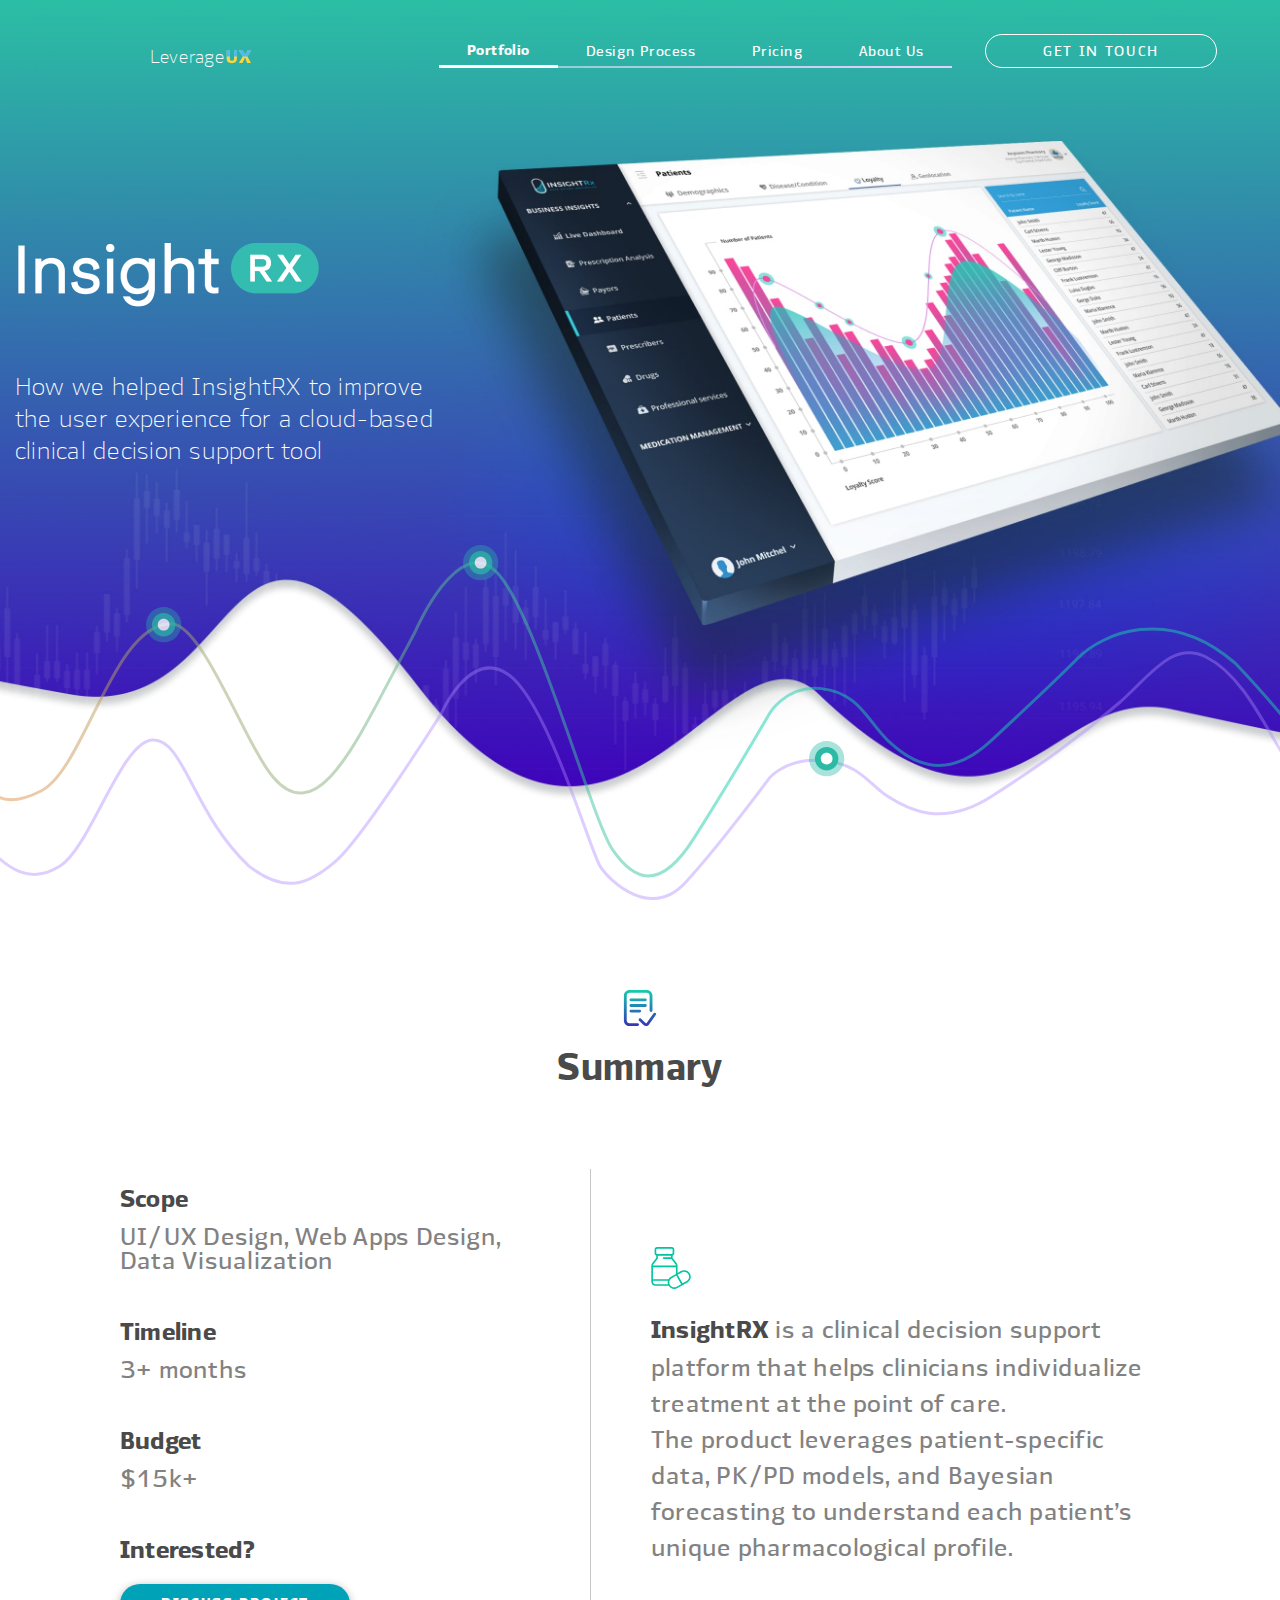
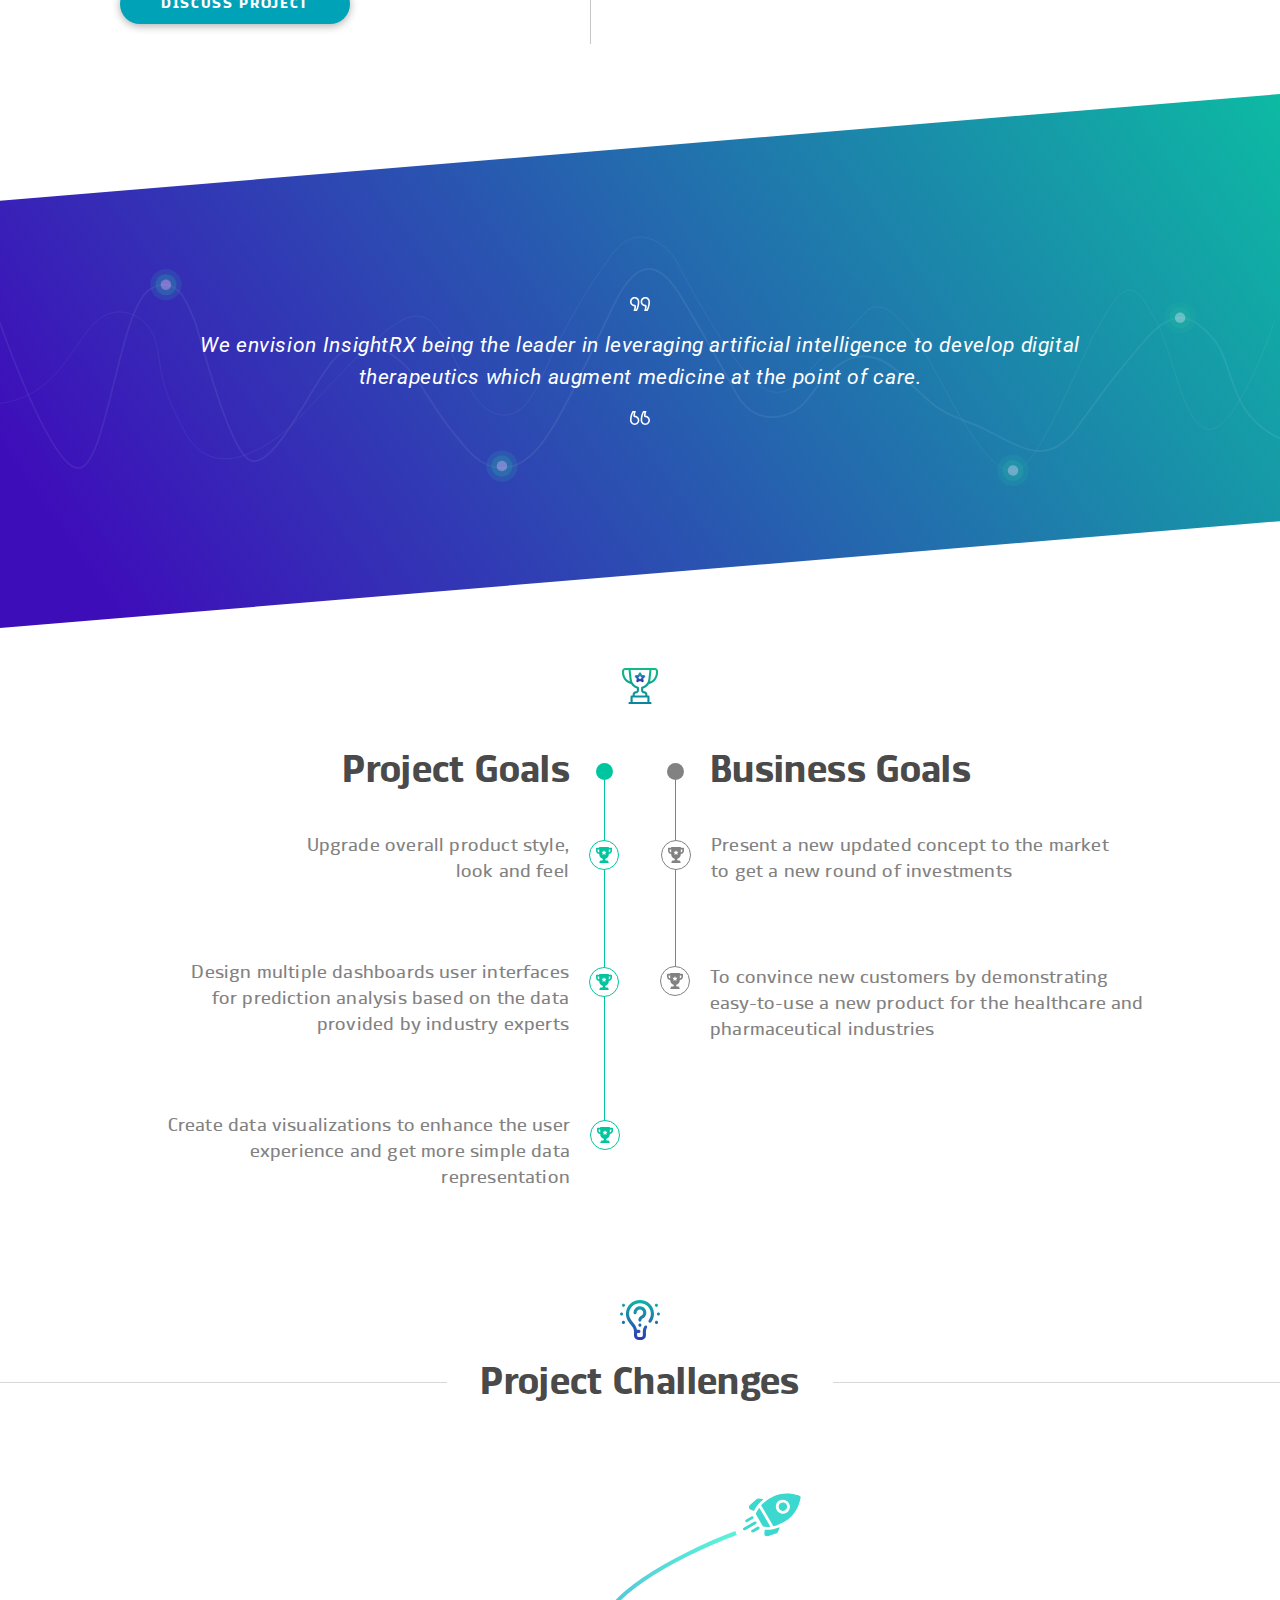
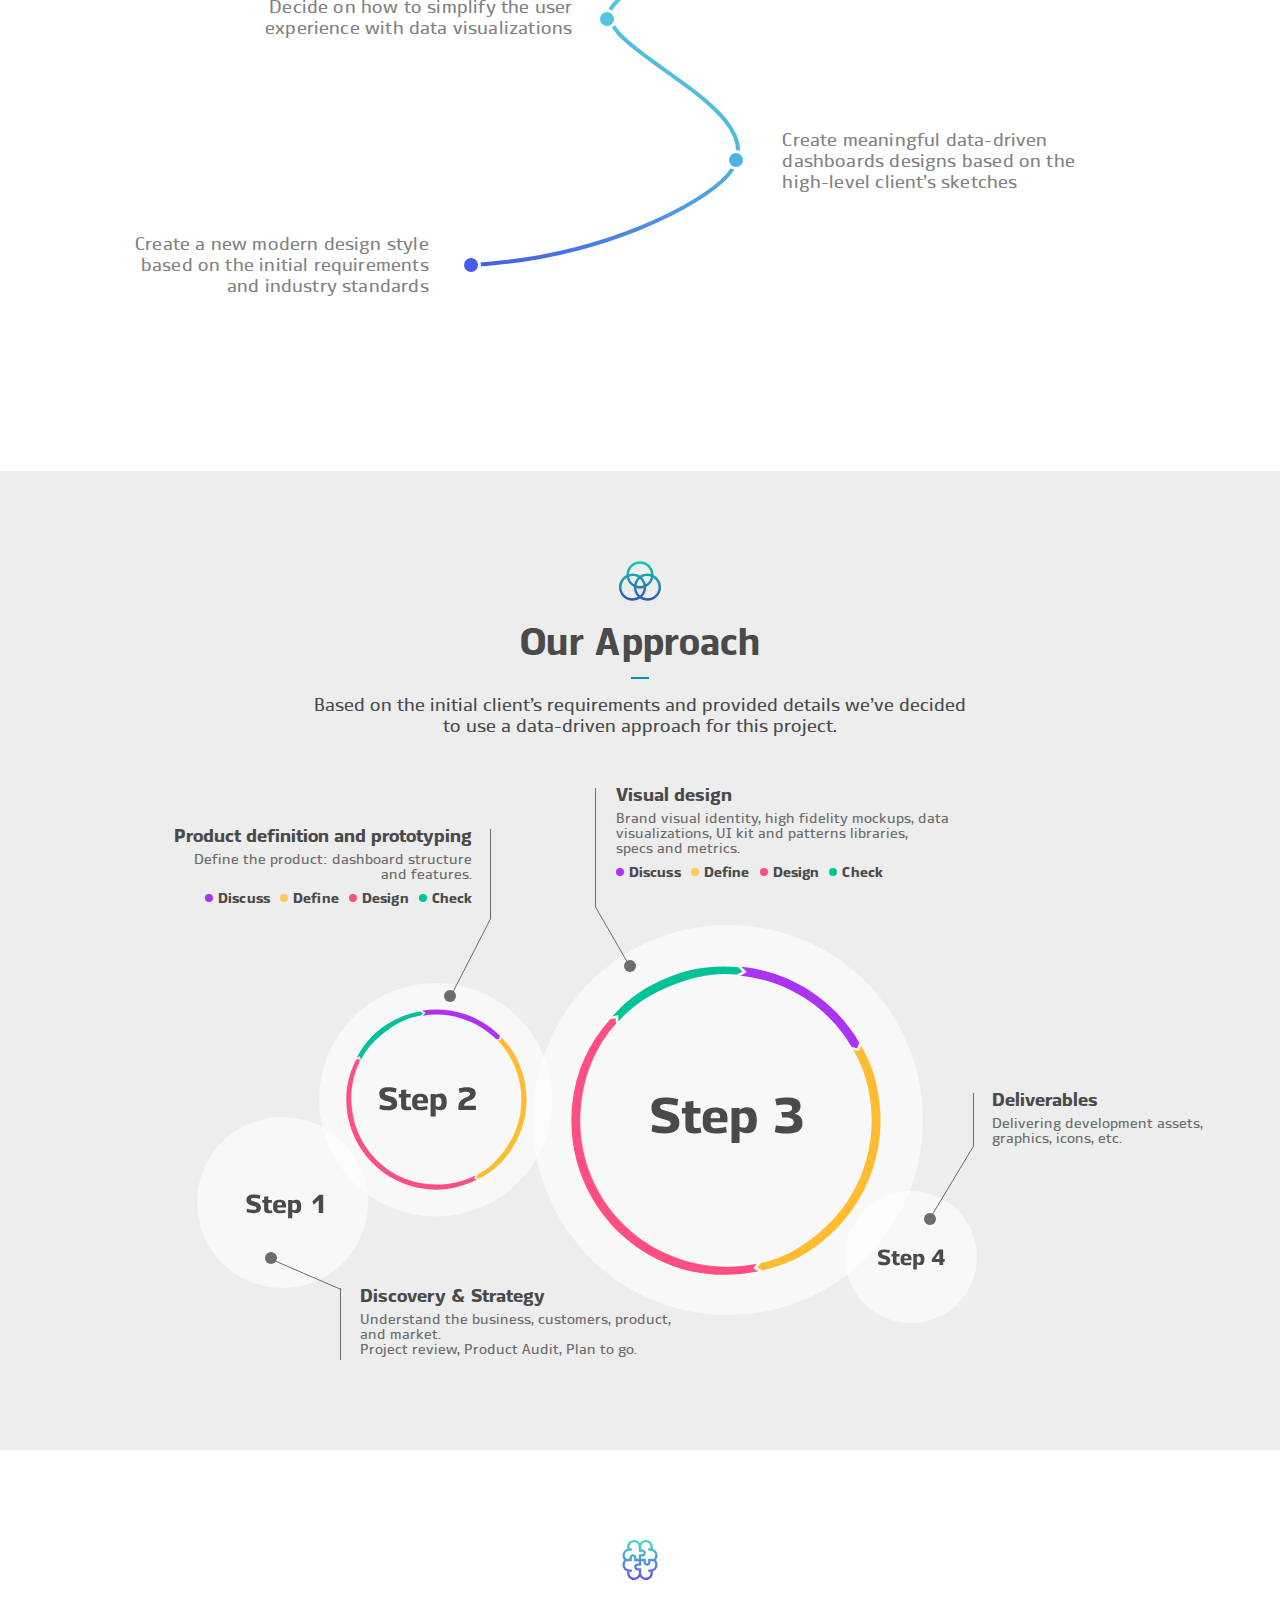
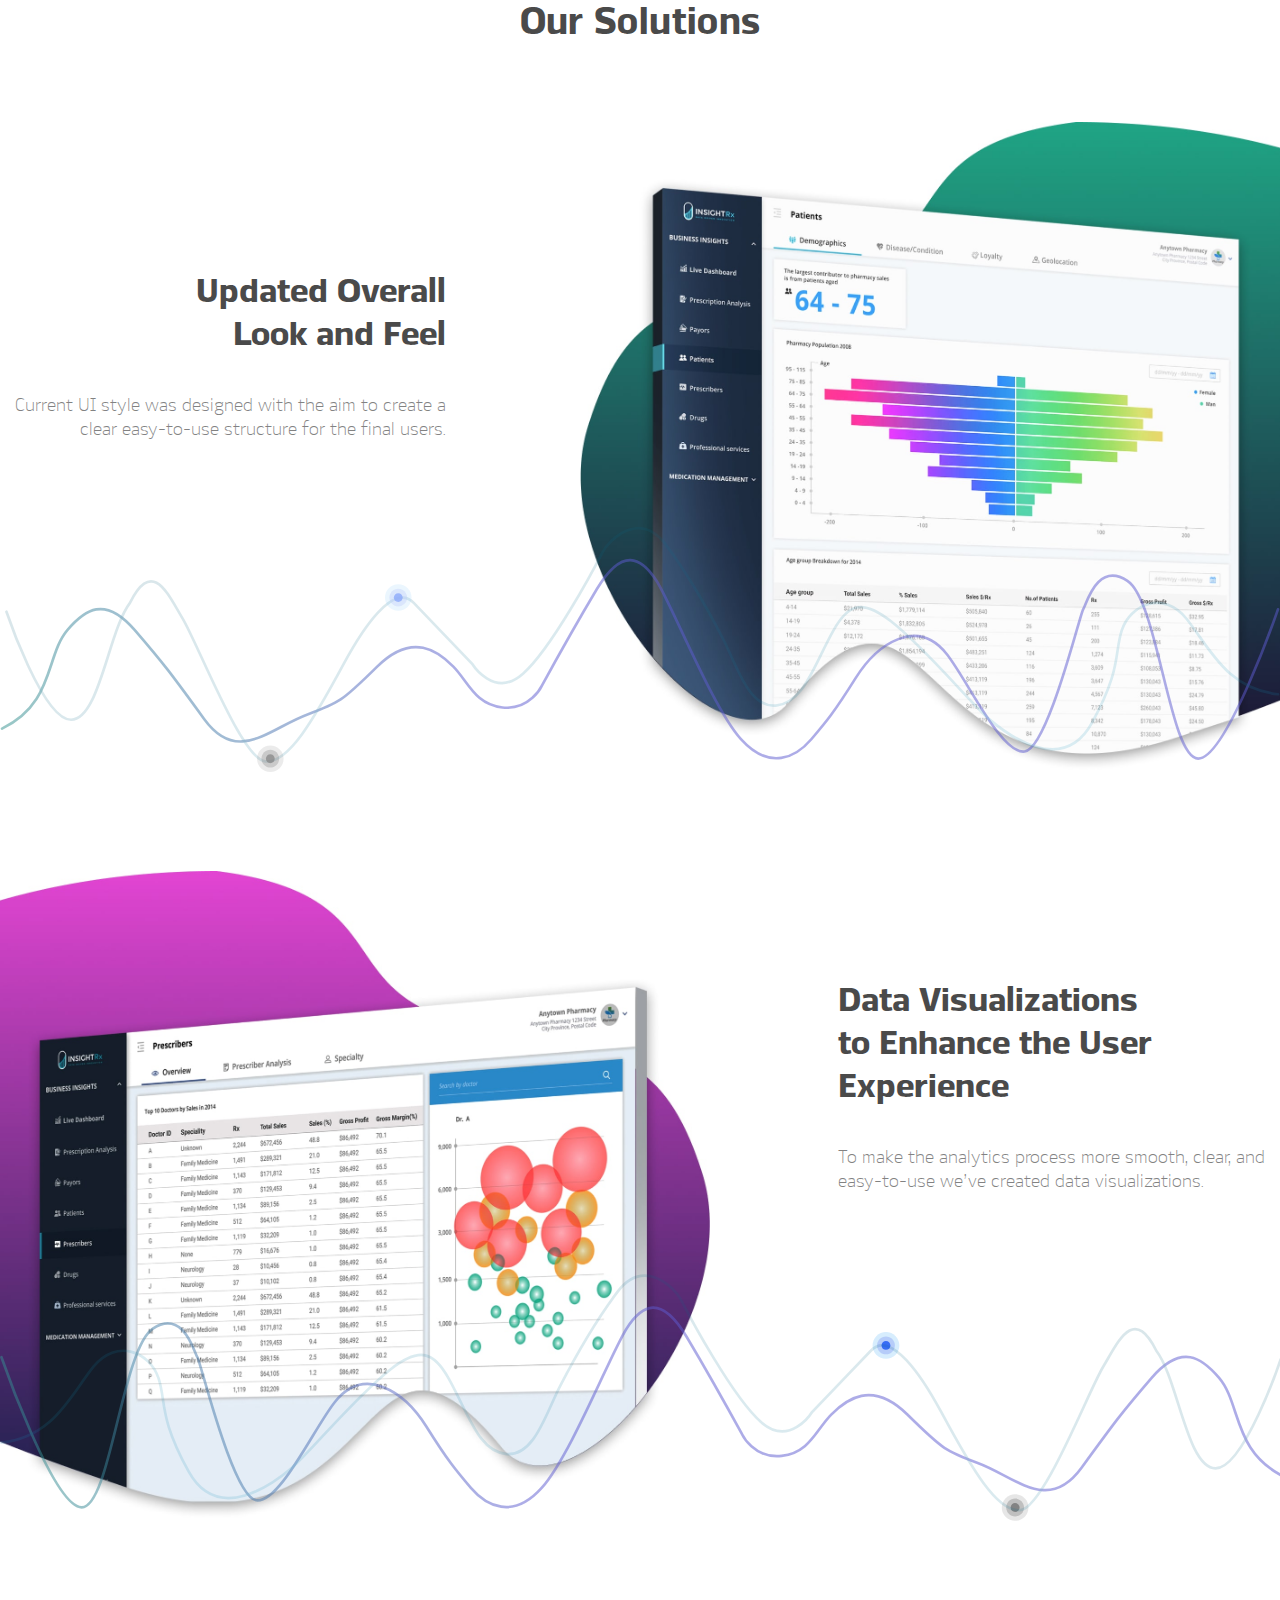
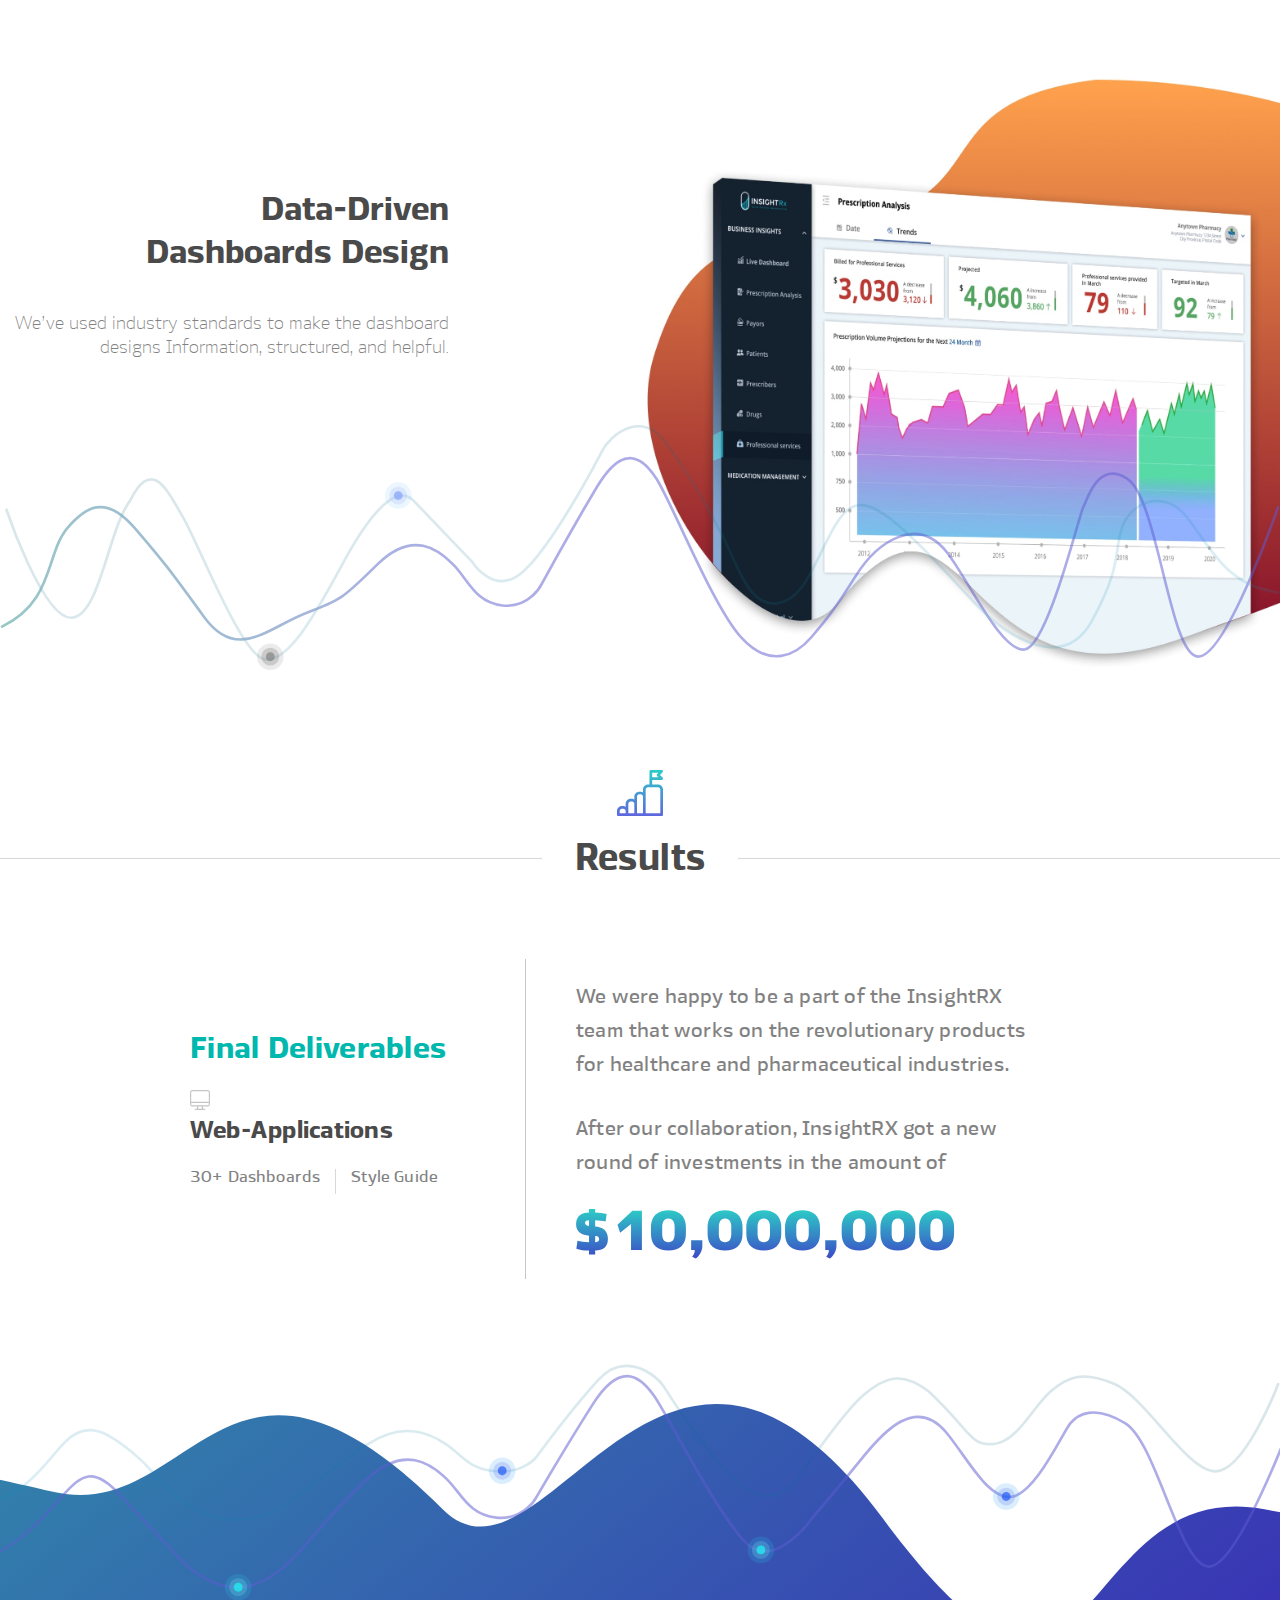
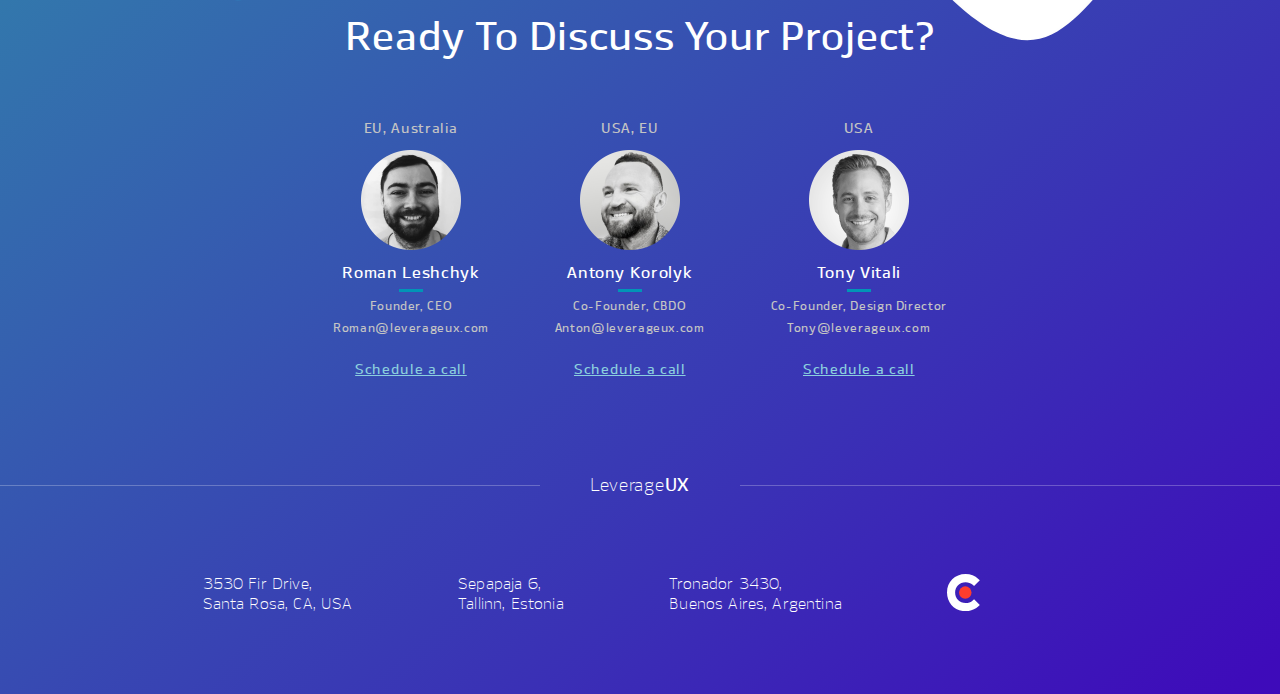
<file: insight.html>
<!DOCTYPE html>
<html lang=en>
	<head>
		<meta charset="UTF-8">
		<meta name="viewport" content="width=device-width, initial-scale=1">
		<meta name="theme-color" content="#f9f9f9">
		<meta name="description" content="InsightRX">

		<link rel="icon" href="favicon.ico" type="img/favicon.ico" />
		<link rel="stylesheet" href="https://fonts.googleapis.com/css?family=Roboto">
		<link rel="stylesheet" href="css/fonts.css">
		<link rel="stylesheet" href="css/normalize.css">
		<link rel="stylesheet" href="css/global.css">
		<link rel="stylesheet" href="css/showcases.css">
		<link rel="stylesheet" href="css/insight.css">

		<!-- Google Tag Manager -->
		<script>(function(w,d,s,l,i){w[l]=w[l]||[];w[l].push({'gtm.start':
			new Date().getTime(),event:'gtm.js'});var f=d.getElementsByTagName(s)[0],
			j=d.createElement(s),dl=l!='dataLayer'?'&l='+l:'';j.async=true;j.src=
			'https://www.googletagmanager.com/gtm.js?id='+i+dl;f.parentNode.insertBefore(j,f);
			})(window,document,'script','dataLayer','GTM-M9BMCH3');</script>
		<!-- End Google Tag Manager -->

		<script src="https://ajax.googleapis.com/ajax/libs/jquery/3.4.1/jquery.min.js"></script>
		<script> 
			$(function(){
			  $("#includedFooter").load("footer.html"); 
			});
		</script>
		<script src="js/main.js"></script>
		<script type="text/javascript" src="https://widget.clutch.co/static/js/widget.js"></script>
		<script src="js/events.js"></script>
		
		<title>InsightRX</title>
	</head>
	<body class="showcase insight__page">
		<!-- Google Tag Manager (noscript) -->
		<noscript><iframe src="https://www.googletagmanager.com/ns.html?id=GTM-M9BMCH3"
			height="0" width="0" style="display:none;visibility:hidden"></iframe></noscript>
		<!-- End Google Tag Manager (noscript) -->

		<header class="header animated">
			<div class="header__container">
				<div class="header__block header__block_logo">
					<a class="header__logo animated" href="./">
						Leverage
						<span>
							<svg width="26" height="14" viewBox="0 0 26 14" fill="none" xmlns="http://www.w3.org/2000/svg">
								<path d="M8.07903 0.400024H10.941V8.50002C10.941 10.084 10.509 11.26 9.64503 12.028C8.78103 12.796 7.55703 13.18 5.97303 13.18C4.20903 13.18 2.88303 12.802 1.99503 12.046C1.11903 11.29 0.68103 10.108 0.68103 8.50002V0.400024H3.88503V8.68003C3.88503 9.42403 4.06503 9.96402 4.42503 10.3C4.78503 10.636 5.33703 10.804 6.08103 10.804C6.81303 10.804 7.32903 10.642 7.62903 10.318C7.92903 9.99402 8.07903 9.44803 8.07903 8.68003V0.400024ZM16.8008 0.400024L19.1408 5.08002L21.4988 0.400024H25.045L21.4268 6.52002L25.045 13H21.1028L19.1408 7.61802L16.4048 13H12.8768L16.6748 6.52002L12.8768 0.400024H16.8008Z" fill="#FFD43D"/>
								<path fill-rule="evenodd" clip-rule="evenodd" d="M10.9261 0.300049H8.05962V6.42962H10.9261V0.300049ZM3.85902 6.42962V0.300049H0.650024V6.42962H3.85902Z" fill="#44BCFF"/>
								<path fill-rule="evenodd" clip-rule="evenodd" d="M19.1387 4.98737L16.7951 0.300049H12.8649L16.6689 6.42962H21.4283L25.052 0.300049H21.5004L19.1387 4.98737Z" fill="#44BCFF"/>
							</svg>
						</span>
					</a>
					<div id="btn_om" class="header__btn_om">
						<span></span><span></span><span></span>
					</div>
				</div>
				<div class="header__block header__block_menu">
	    		<nav id="menu" class="header__menu">
	    			<div class="menu__btn_back">
	    				<svg class="btn__back" width="32" height="20" viewBox="0 0 32 20" xmlns="http://www.w3.org/2000/svg">
							<path d="M1.38527 8.61473H27.2708L21.0941 2.43768C20.553 1.89688 20.553 1.01961 21.0941 0.478895C21.6352 -0.0622196 22.5125 -0.0622196 23.0528 0.478895L31.5942 9.02041C32.1353 9.56121 32.1353 10.4386 31.5942 10.9792L23.0528 19.5211C22.7823 19.7917 22.4279 19.9269 22.0735 19.9269C21.7191 19.9269 21.3646 19.7917 21.0941 19.5211C20.553 18.9803 20.553 18.103 21.0941 17.5624L27.2708 11.385H1.38527C0.620314 11.385 0 10.7648 0 9.99984C0 9.23489 0.620234 8.61473 1.38527 8.61473Z"/>
						</svg>
	    			</div>
	  				<div class="header__menu_link active">
	    				<img class="menu__link_img" src="./img/port.svg" alt="portfolio">
	    				<a href="./portfolio.html">Portfolio</a>
	    				<div class="link__line active"></div>
	    			</div>
	    			<div class="header__menu_link">
	    				<img class="menu__link_img" src="./img/des.svg" alt="design">
	    				<a href="./design-process.html">Design Process</a>
	    				<div class="link__line"></div>
	    			</div>
	    			<div class="header__menu_link">
	    				<img class="menu__link_img" src="./img/pric.svg" alt="pricing">
	    				<a href="./pricing.html">Pricing</a>
	    				<div class="link__line"></div>
	    			</div>
	    			<div class="header__menu_link">
	    				<img class="menu__link_img" src="./img/about.svg" alt="about">
	    				<a href="./about.html">About Us</a>
	    				<div class="link__line"></div>
	    			</div>
	    			<div class="header__menu_line"></div>
	    		</nav>
				</div>
				<a id="btn_ep" href="https://calendly.com/leverageux/intro" class="btn header__btn_ep" target=_blank>Get in touch</a>
	  		<div class="menu__back"></div>
  		</div>
		</header>
		
		<main class="content">
			<section class="content__section section__hero">
				<div class="hero__info">
					<h1 class="hero__title"><img src="./img/showcases/insight/logo.png" alt="insight"></h1>
					<p class="hero__descr">How we helped InsightRX to improve<br> the user experience for a cloud-based<br> clinical decision support tool</p>
				</div>
				<div class="hero__lines"></div>
			</section>

			<section class="content__section section__summary">
				<div class="showcase__title">
					<img src="./img/showcases/insight/summary.svg" alt="summary">
					<h2>Summary</h2>
				</div>
				<div class="summary__container">
					<div class="summary__block summary__block-info">
						<h4>Scope</h4>
						<p>UI/UX Design, Web Apps Design, <br>Data Visualization</p>
						<h4>Timeline</h4>
						<p>3+ months</p>
						<h4>Budget</h4>
						<p>$15k+</p>
						<h4>Interested?</h4>
						<a href="https://calendly.com/leverageux/intro" target=_blank id="link_calend_insight">Discuss Project</a>
					</div>
					<div class="summary__block summary__block-descr">
						<img src="./img/showcases/insight/sum_descr.svg" alt="icon">
						<p><b>InsightRX</b> is a clinical decision support <br>platform that helps clinicians individualize <br>treatment at the point of care. <br>The product leverages patient-specific <br>data, PK/PD models, and Bayesian <br>forecasting to understand each patient’s <br>unique pharmacological profile.</p>
					</div>
				</div>
			</section>

			<section class="content__section section__comment">
				<img src="./img/showcases/mark_1.svg" alt="mark_1">
				<div class="comment">
					We envision InsightRX being the leader in leveraging artificial intelligence to develop digital <br>therapeutics which augment medicine at the point of care.
				</div>
				<img src="./img/showcases/mark_2.svg" alt="mark_2">
				<div class="comment__lines"></div>
			</section>

			<section class="content__section section__goals">
				<img src="./img/showcases/insight/goals.svg" alt="goals">
				<div class="goals__container">
					<div class="goals__block goals__block-project">
						<h3>Project goals</h3>
						<p class="goal goal_1">Upgrade overall product style, <br>look and feel</p>
						<p class="goal goal_2">Design multiple dashboards user interfaces <br>for prediction analysis based on the data <br>provided by industry experts</p>
						<p class="goal goal_3">Create data visualizations to enhance the user <br>experience and get more simple data <br>representation</p>
					</div>
					<div class="goals__block goals__block-business">
						<h3>Business Goals</h3>
						<p class="goal goal_1">Present a new updated concept to the market <br>to get a new round of investments</p>
						<p class="goal goal_2">To convince new customers by demonstrating <br>easy-to-use a new product for the healthcare and <br>pharmaceutical industries</p>
					</div>
				</div>
			</section>

			<section class="content__section section__challenges">
				<div class="showcase__title showcase__title-line">
					<img src="./img/showcases/insight/challenges.svg" alt="challenges">
					<h2>Project Challenges</h2>
					<div class="title__line"></div>
				</div>
				<div class="challenges__container">
					<img class="rocket" src="./img/showcases/insight/rocket.svg" alt="rocket">
					<p class="challenge challenge__left challenge_1">Create a new modern design style <br>based on the initial requirements <br>and industry standards</p>
					<p class="challenge challenge__right challenge_2">Create meaningful data-driven <br>dashboards designs based on the <br>high-level client’s sketches</p>
					<p class="challenge challenge__left challenge_3">Decide on how to simplify the user <br>experience with data visualizations</p>
				</div>
			</section>

			<section class="content__section section__approach">
				<div class="showcase__title">
					<img src="./img/showcases/insight/approach.svg" alt="approach">
					<h2>Our Approach</h2>
					<div class="title__line-approach"></div>
					<p class="approach__descr">Based on the initial client’s requirements and provided details we’ve decided <br>to use a data-driven approach for this project.</p>
				</div>
				<div class="approach__container">
					<div class="approach__steps">	
						<img class="steps__img" src="./img/showcases/steps.svg" alt="steps">
						<div class="approach__steps_descr">
							<div class="approach__steps_block step_1">
								<div class="step__block">
									<h3 class="step__title"><span class="step__number">1. </span>Discovery &amp; Strategy</h3>
									<p class="step_descr">Understand the business, customers, product,<br>and market. <br>Project review, Product Audit, Plan to go.</p>
								</div>
							</div>
							<div class="approach__steps_block step_2">
								<div class="step__block">
									<h3 class="step__title"><span class="step__number">2. </span>Product definition and prototyping</h3>
									<p class="step_descr">Define the product: dashboard structure <br>and features.</p>
									<div class="step_tegs">
										<span class="teg purple">Discuss</span>
										<span class="teg yellow">Define</span>
										<span class="teg pink">Design</span>
										<span class="teg green">Check</span>
									</div>
								</div>
							</div>
							<div class="approach__steps_block step_3">
								<div class="step__block">
									<h3 class="step__title"><span class="step__number">3. </span>Visual design</h3>
									<p class="step_descr">Brand visual identity, high fidelity mockups, data <br>visualizations, UI kit and patterns libraries, <br>specs and metrics.</p>
									<div class="step_tegs">
										<span class="teg purple">Discuss</span>
										<span class="teg yellow">Define</span>
										<span class="teg pink">Design</span>
										<span class="teg green">Check</span>
									</div>
								</div>
							</div>
							<div class="approach__steps_block step_4">
								<div class="step__block">
									<h3 class="step__title"><span class="step__number">4. </span>Deliverables</h3>
									<p class="step_descr">Delivering development assets, <br>graphics, icons, etc.</p>
								</div>
							</div>
						</div>
					</div>
				</div>	
			</section>

			<div class="showcase__title">
				<img src="./img/showcases/solutions.svg" alt="solutions">
				<h2>Our solutions</h2>
			</div>
			<section class="content__section section__board section__board-right section__updated">
				<div class="section__container section__container_img"></div>
				<div class="section__container section__container_text">
					<h3 class="section__title">Updated Overall <br>Look and Feel</h3>
					<p class="section__description">Current UI style was designed with the aim to create a <br>clear easy-to-use structure for the final users.</p>				
				</div>
				<div class="img__block img__lines"></div>
			</section>

			<section class="content__section section__board section__board-left section__visual">
				<div class="section__container section__container_img"></div>
				<div class="section__container section__container_text">
					<h3 class="section__title">Data Visualizations <br>to Enhance the User <br>Experience</h3>
					<p class="section__description">To make the analytics process more smooth, clear, and <br>easy-to-use we’ve created data visualizations.</p>
				</div>
				<div class="img__block img__lines"></div>
			</section>

			<section class="content__section section__board section__board-right section__driven">
				<div class="section__container section__container_img"></div>
				<div class="section__container section__container_text">
					<h3 class="section__title">Data-Driven <br>Dashboards Design</h3>
					<p class="section__description">We’ve used industry standards to make the dashboard <br>designs Information, structured, and helpful.</p>
				</div>
				<div class="img__block img__lines"></div>
			</section>

			<section class="content__section section__results">
				<div class="showcase__title showcase__title-line">
					<img src="./img/showcases/results.svg" alt="results">
					<h2>Results</h2>
					<div class="title__line"></div>
				</div>
				<div class="results__container">
					<div class="results__block results__block-final">
						<h3>Final Deliverables</h3>
						<img src="./img/showcases/results__desk.svg" alt="icon">
						<h4>Web-applications</h4>
						<div class="applic">
							<span>30+ Dashboards</span>
							<div></div>
							<span>Style Guide</span>
						</div>
					</div>
					<div class="results__block results__block-descr">
						<p>We were happy to be a part of the InsightRX <br>team that works on the revolutionary products <br>for healthcare and pharmaceutical industries.</p>
						<p>After our collaboration, InsightRX got a new <br>round of investments in the amount of</p>
						<img src="./img/showcases/insight/price.svg" alt="price">
					</div>
				</div>
			</section>
		</main>

		<footer class="footer" id="includedFooter"></footer>
		
		<a href="#" class="scrollup"></span></a>
		<script>
			function sendEventEmailFirst() {
				dataLayer.push({
					'eventCategory': 'contact',
					'eventAction': 'click', 
					'eventLabel': 'email - Roman Leshchyk',
					'event': 'autoEvent',
				});
			}
			function sendEventEmailSecond() {
				dataLayer.push({
					'eventCategory': 'contact',
					'eventAction': 'click', 
					'eventLabel': 'email - Anton Korolyk',
					'event': 'autoEvent',
				});
			}
			function sendEventEmailThird() {
				dataLayer.push({
					'eventCategory': 'contact',
					'eventAction': 'click', 
					'eventLabel': 'email - Tony Vitali',
					'event': 'autoEvent',
				});
			}
		</script>
	</body>
	
</html>
</file>
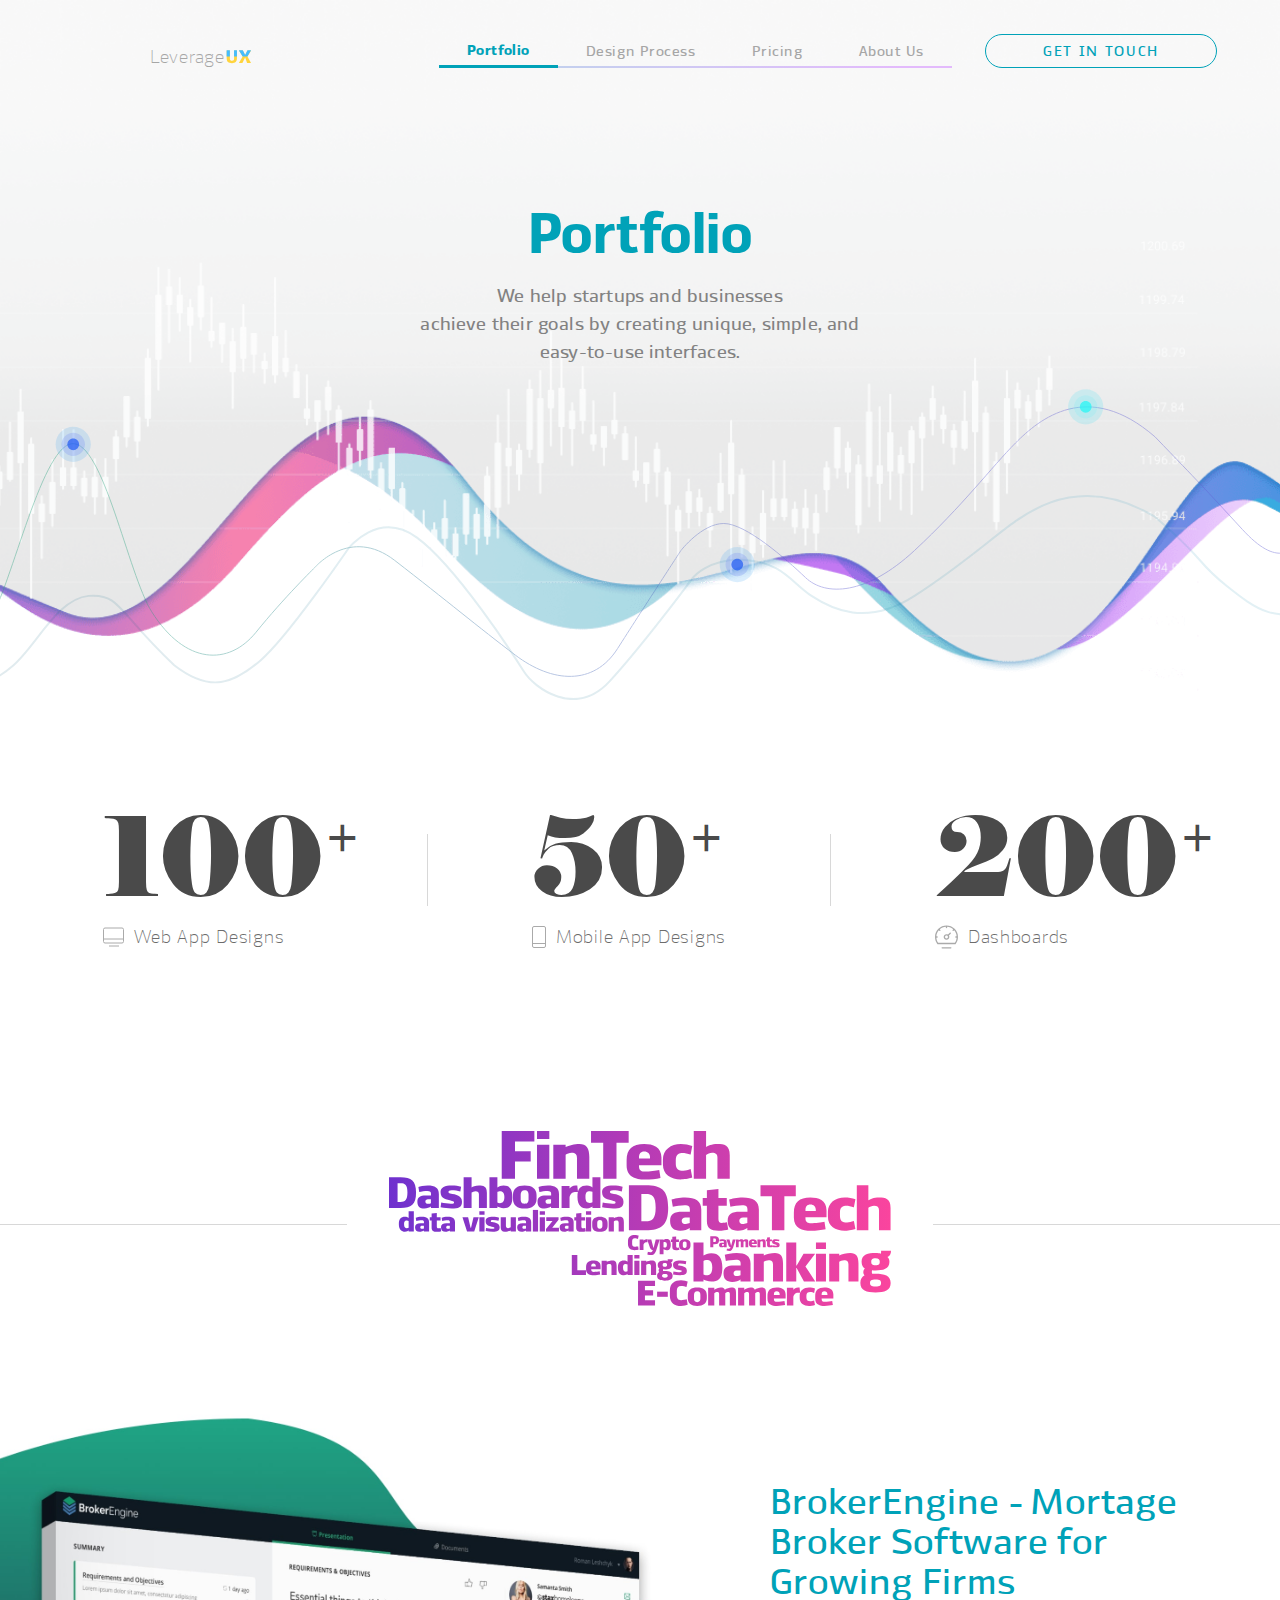
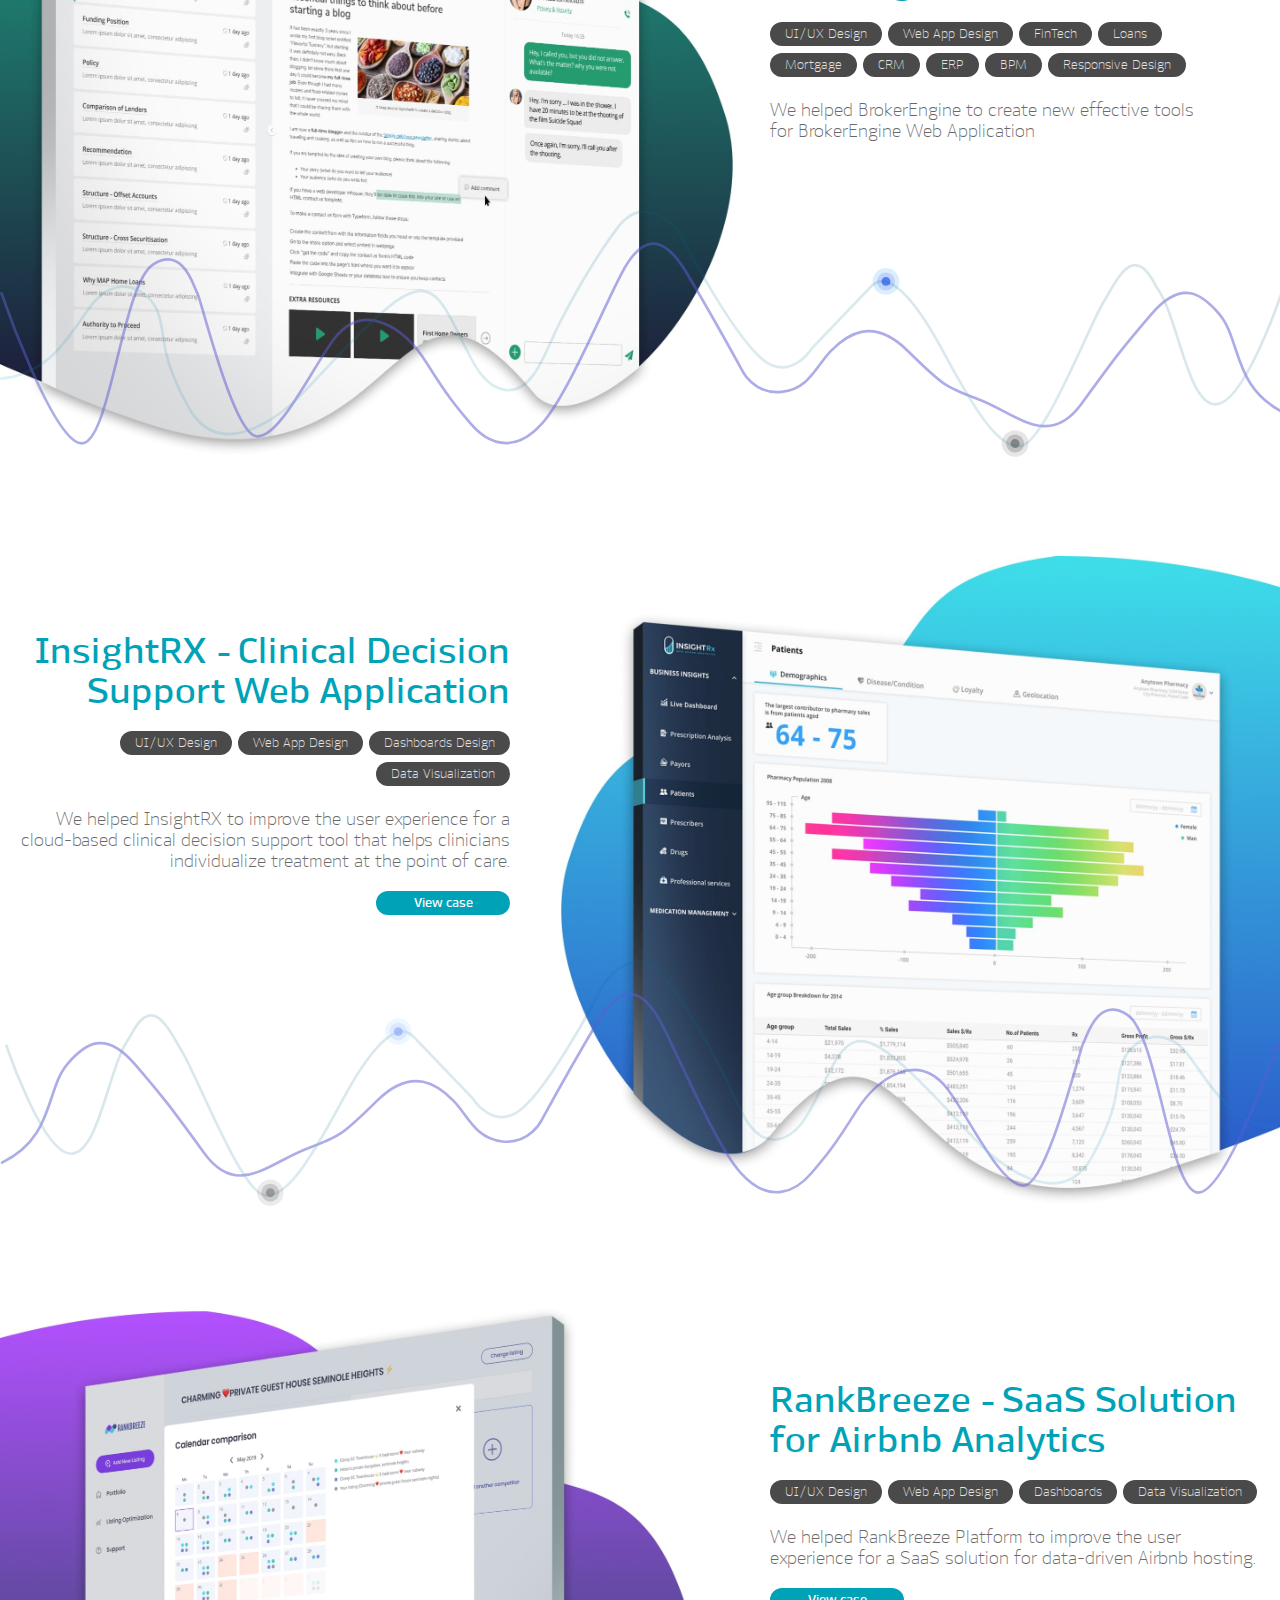
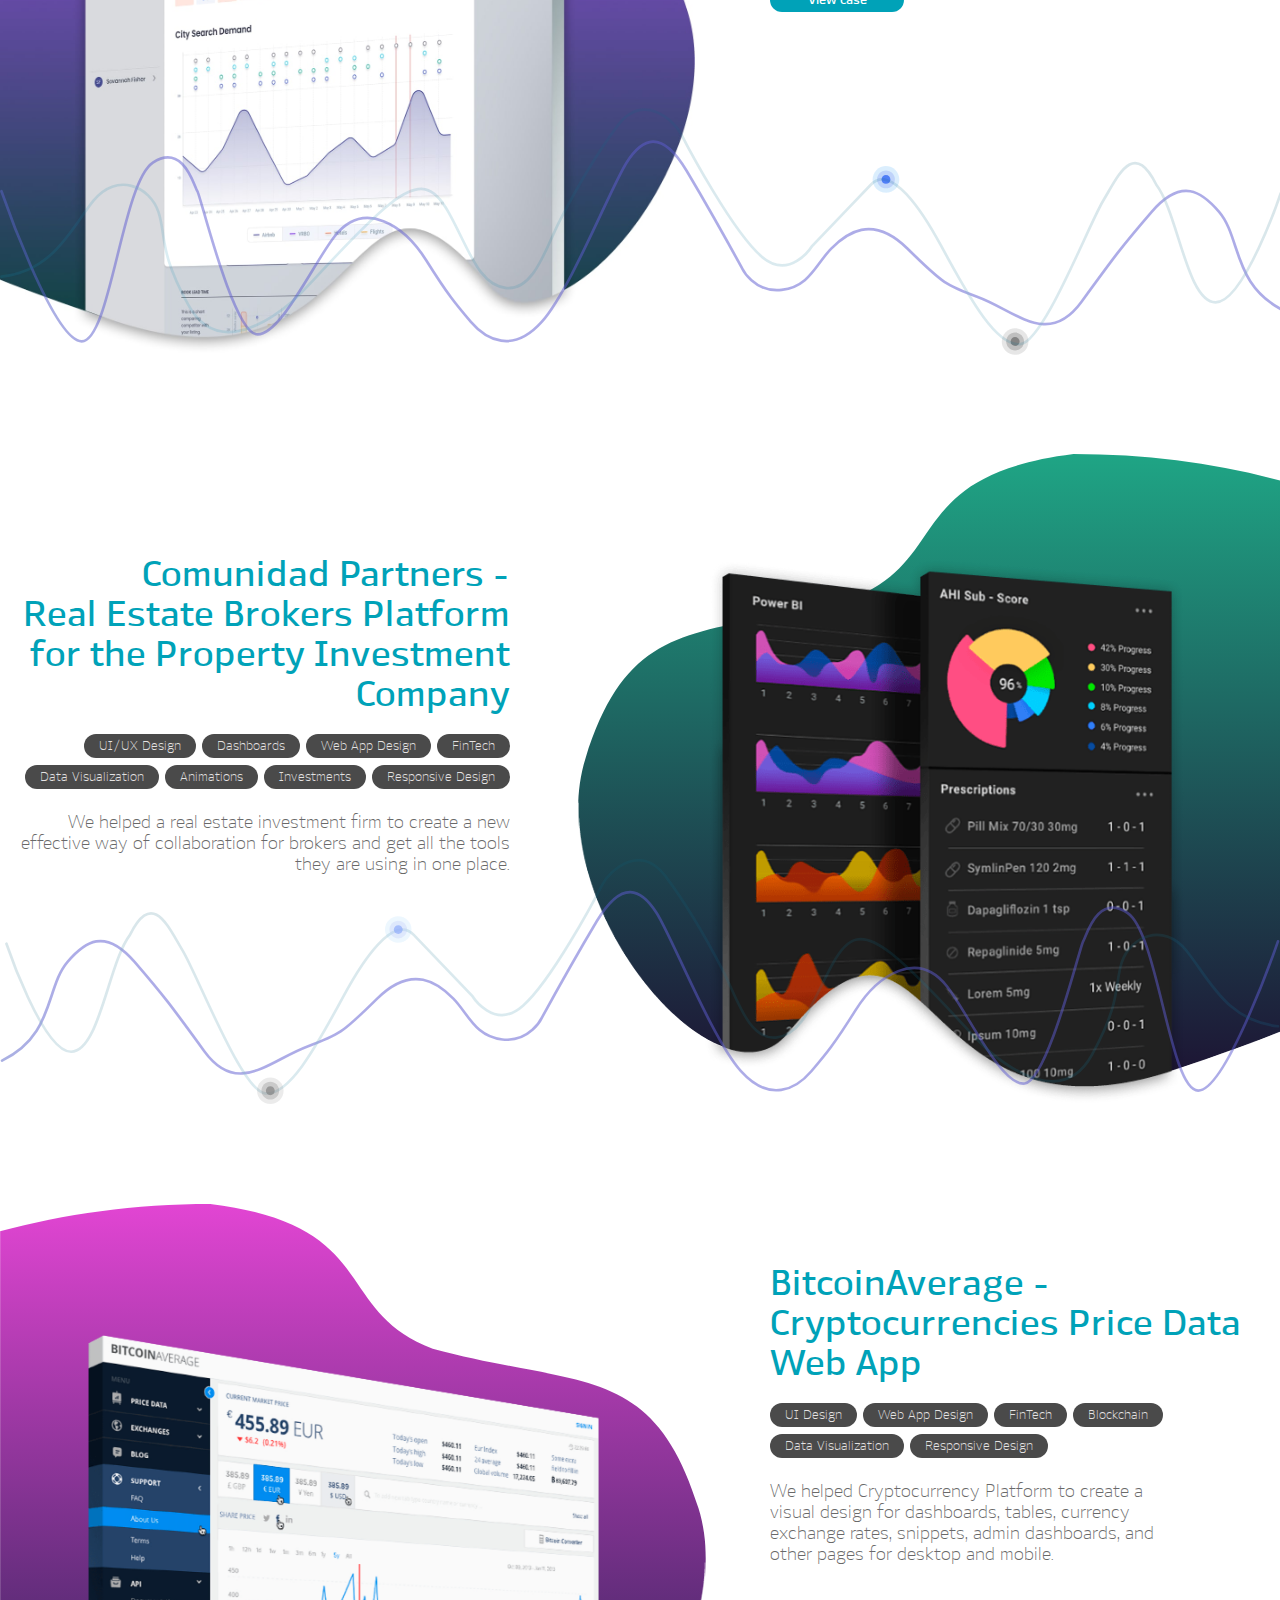
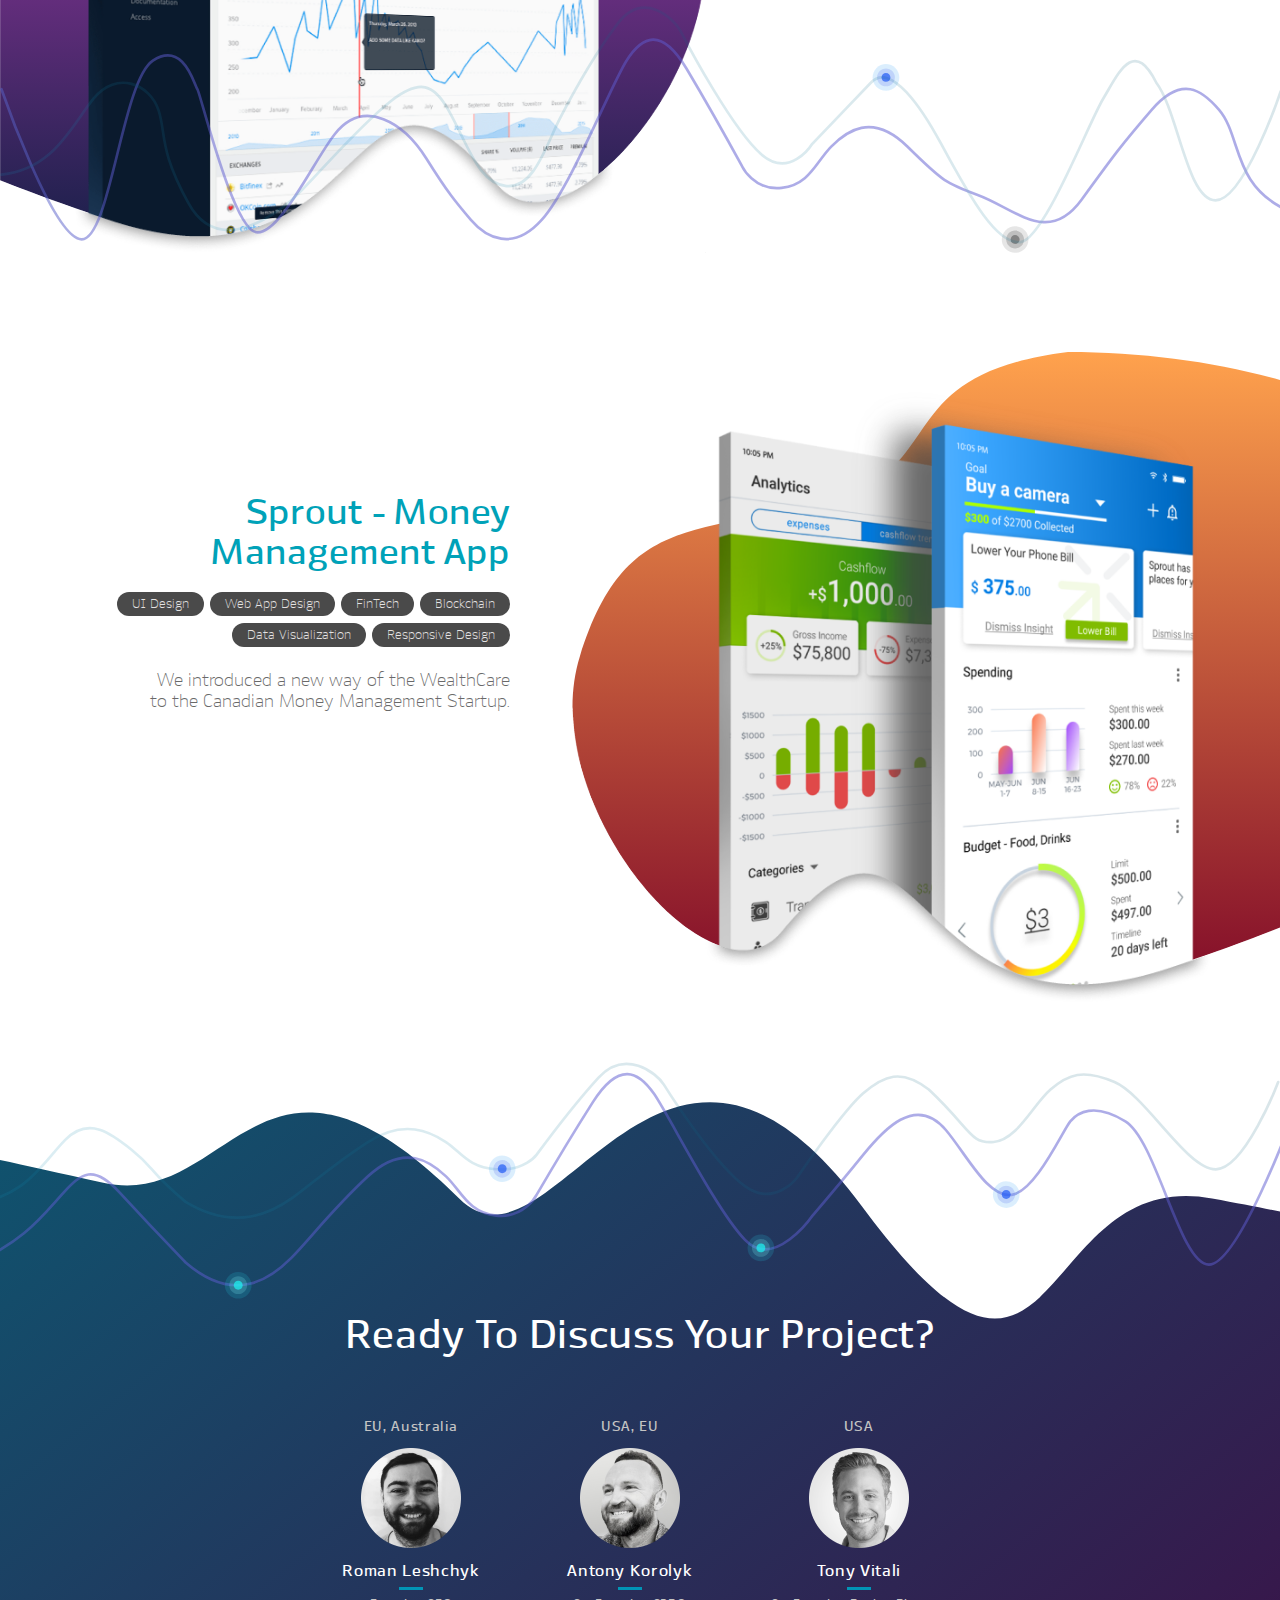
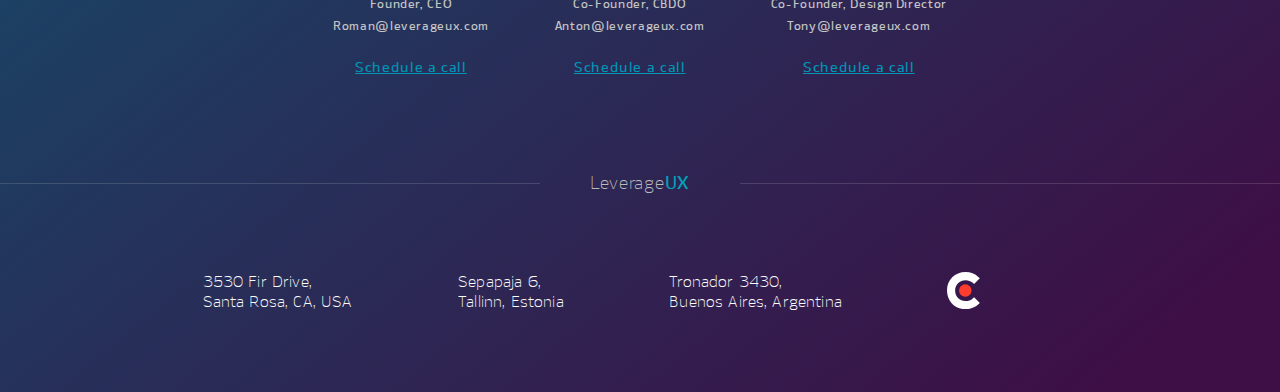
<file: portfolio.html>
<!DOCTYPE html>
<html lang=en>
	<head>
		<meta charset="UTF-8">
		<meta name="viewport" content="width=device-width, initial-scale=1">
		<meta name="theme-color" content="#f9f9f9">
		<meta name="description" content="Portfolio">

		<link rel="icon" href="favicon.ico" type="img/favicon.ico" />
		<link rel="stylesheet" href="https://fonts.googleapis.com/css?family=Roboto">
		<link rel="stylesheet" href="css/fonts.css">
		<link rel="stylesheet" href="css/normalize.css">
		<link rel="stylesheet" href="css/global.css">
		<link rel="stylesheet" href="css/portfolio.css">

		<!-- Google Tag Manager -->
		<script>(function(w,d,s,l,i){w[l]=w[l]||[];w[l].push({'gtm.start':
			new Date().getTime(),event:'gtm.js'});var f=d.getElementsByTagName(s)[0],
			j=d.createElement(s),dl=l!='dataLayer'?'&l='+l:'';j.async=true;j.src=
			'https://www.googletagmanager.com/gtm.js?id='+i+dl;f.parentNode.insertBefore(j,f);
			})(window,document,'script','dataLayer','GTM-M9BMCH3');</script>
		<!-- End Google Tag Manager -->

		<script src="https://ajax.googleapis.com/ajax/libs/jquery/3.4.1/jquery.min.js"></script>
		<script> 
			$(function(){
			  $("#includedFooter").load("footer.html"); 
			});
		</script>
		<script src="js/main.js"></script>
		<script type="text/javascript" src="https://widget.clutch.co/static/js/widget.js"></script>
		<script src="js/events.js"></script>
		
		<title>Portfolio</title>
	</head>
	<body class="portfolio__page">
		<!-- Google Tag Manager (noscript) -->
		<noscript><iframe src="https://www.googletagmanager.com/ns.html?id=GTM-M9BMCH3"
			height="0" width="0" style="display:none;visibility:hidden"></iframe></noscript>
		<!-- End Google Tag Manager (noscript) -->

		<header class="header animated">
			<div class="header__container">
				<div class="header__block header__block_logo">
					<a class="header__logo animated" href="./">
						Leverage
						<span>
							<svg width="26" height="14" viewBox="0 0 26 14" fill="none" xmlns="http://www.w3.org/2000/svg">
								<path d="M8.07903 0.400024H10.941V8.50002C10.941 10.084 10.509 11.26 9.64503 12.028C8.78103 12.796 7.55703 13.18 5.97303 13.18C4.20903 13.18 2.88303 12.802 1.99503 12.046C1.11903 11.29 0.68103 10.108 0.68103 8.50002V0.400024H3.88503V8.68003C3.88503 9.42403 4.06503 9.96402 4.42503 10.3C4.78503 10.636 5.33703 10.804 6.08103 10.804C6.81303 10.804 7.32903 10.642 7.62903 10.318C7.92903 9.99402 8.07903 9.44803 8.07903 8.68003V0.400024ZM16.8008 0.400024L19.1408 5.08002L21.4988 0.400024H25.045L21.4268 6.52002L25.045 13H21.1028L19.1408 7.61802L16.4048 13H12.8768L16.6748 6.52002L12.8768 0.400024H16.8008Z" fill="#FFD43D"/>
								<path fill-rule="evenodd" clip-rule="evenodd" d="M10.9261 0.300049H8.05962V6.42962H10.9261V0.300049ZM3.85902 6.42962V0.300049H0.650024V6.42962H3.85902Z" fill="#44BCFF"/>
								<path fill-rule="evenodd" clip-rule="evenodd" d="M19.1387 4.98737L16.7951 0.300049H12.8649L16.6689 6.42962H21.4283L25.052 0.300049H21.5004L19.1387 4.98737Z" fill="#44BCFF"/>
							</svg>
						</span>
					</a>
					<div id="btn_om" class="header__btn_om">
						<span></span><span></span><span></span>
					</div>
				</div>
				<div class="header__block header__block_menu">
	    		<nav id="menu" class="header__menu">
	    			<div class="menu__btn_back">
	    				<svg class="btn__back" width="32" height="20" viewBox="0 0 32 20" xmlns="http://www.w3.org/2000/svg">
							<path d="M1.38527 8.61473H27.2708L21.0941 2.43768C20.553 1.89688 20.553 1.01961 21.0941 0.478895C21.6352 -0.0622196 22.5125 -0.0622196 23.0528 0.478895L31.5942 9.02041C32.1353 9.56121 32.1353 10.4386 31.5942 10.9792L23.0528 19.5211C22.7823 19.7917 22.4279 19.9269 22.0735 19.9269C21.7191 19.9269 21.3646 19.7917 21.0941 19.5211C20.553 18.9803 20.553 18.103 21.0941 17.5624L27.2708 11.385H1.38527C0.620314 11.385 0 10.7648 0 9.99984C0 9.23489 0.620234 8.61473 1.38527 8.61473Z"/>
						</svg>
	    			</div>
	  				<div class="header__menu_link active">
	    				<img class="menu__link_img" src="./img/port.svg" alt="portfolio">
	    				<a href="./portfolio.html">Portfolio</a>
	    				<div class="link__line active"></div>
	    			</div>
	    			<div class="header__menu_link">
	    				<img class="menu__link_img" src="./img/des.svg" alt="design">
	    				<a href="./design-process.html">Design Process</a>
	    				<div class="link__line"></div>
	    			</div>
	    			<div class="header__menu_link">
	    				<img class="menu__link_img" src="./img/pric.svg" alt="pricing">
	    				<a href="./pricing.html">Pricing</a>
	    				<div class="link__line"></div>
	    			</div>
	    			<div class="header__menu_link">
	    				<img class="menu__link_img" src="./img/about.svg" alt="about">
	    				<a href="./about.html">About Us</a>
	    				<div class="link__line"></div>
	    			</div>
	    			<div class="header__menu_line"></div>
	    		</nav>
				</div>
				<a id="btn_ep" href="https://calendly.com/leverageux/intro" class="btn header__btn_ep" target=_blank>Get in touch</a>
	  		<div class="menu__back"></div>
  		</div>
		</header>
		<main class="content">	
			<section class="content__section section__hero">
				<h1 class="hero__title">Portfolio</h1>
				<p class="hero__descr">We help startups and businesses <br>achieve their goals by creating unique, simple, and <br>easy-to-use interfaces.</p>
				<div class="hero__lines"></div>
			</section>

			<section class="content__section section__data">
				<div class="data__container">
					<div class="data__container_block">
						<div class="data__container_number">
							100
						</div>
						<div class="data__container_description">
							<img src="./img/portfolio/desktop.svg" alt="desktop">
							<p>Web App Designs</p>
						</div>
					</div>
					<div class="data__container_line"></div>
					<div class="data__container_block">
						<div class="data__container_number">
							50
						</div>
						<div class="data__container_description">
							<img src="./img/portfolio/mobile.svg" alt="mobile">
							<p>Mobile App Designs</p>
						</div>
					</div>
					<div class="data__container_line"></div>
					<div class="data__container_block">
						<div class="data__container_number">
							200
						</div>
						<div class="data__container_description">
							<img src="./img/portfolio/dashboard.svg" alt="dashboard">
							<p>Dashboards</p>
						</div>
					</div>
				</div>				
				<div class="section__data_inscription">
					<img src="./img/portfolio/inscription.svg" alt="inscription">
				</div>
			</section>

			<section class="content__section section__board section__board-left section__broker">
				<div class="section__container section__container_img"></div>
				<div class="section__container section__container_text">
					<h3 class="section__title">BrokerEngine - Mortage <br>Broker Software for <br>Growing Firms</h3>
					<div class="section__block">
						<span class="pt_1">UI/UX Design</span>
						<span class="pt_2">Web App Design</span>
						<span class="pt_3">FinTech</span>
						<span class="pt_4">Loans</span>
						<span class="pt_5">Mortgage</span>
						<span class="pt_6">CRM</span>
						<span class="pt_7">ERP</span>
						<span class="pt_8">BPM</span>
						<span class="pt_9">Responsive Design</span>
					</div>
					<p class="section__description">We helped BrokerEngine <br class="br_mob">to create new effective tools <br class="br_desck"><br class="br_mob">for BrokerEngine Web Application</p>				
				</div>
				<div class="img__block img__lines"></div>
			</section>
			
			<section class="content__section section__board section__board-right section__insight">
				<div class="section__container section__container_img"></div>
				<div class="section__container section__container_text">
					<h3 class="section__title">InsightRX - Clinical Decision Support Web Application</h3>
					<div class="section__block">
						<span class="pt_1">UI/UX Design</span>
						<span class="pt_2">Web App Design</span>
						<span class="pt_3">Dashboards Design</span>
						<span class="pt_4">Data Visualization</span>
					</div>
					<p class="section__description">We helped InsightRX to improve the user experience for a cloud-based clinical decision support tool that helps clinicians individualize treatment at the point of care.</p>
					<a class="section__btn" href="./insight.html" target=_blank id="view_link_insight">View case</a>				
				</div>
				<div class="img__block img__lines"></div>
			</section>

			<section class="content__section section__board section__board-left section__rank">
				<div class="section__container section__container_img"></div>
				<div class="section__container section__container_text">
					<h3 class="section__title">RankBreeze - SaaS Solution for Airbnb Analytics</h3>
					<div class="section__block">
						<span class="pt_1">UI/UX Design</span>
						<span class="pt_2">Web App Design</span>
						<span class="pt_3">Dashboards</span>
						<span class="pt_4">Data Visualization</span>
					</div>
					<p class="section__description">We helped RankBreeze Platform to improve the user experience for a SaaS solution for data-driven Airbnb hosting.</p>
					<a class="section__btn" href="./breeze.html" target=_blank id="view_link_breeze">View case</a>
				</div>
				<div class="img__block img__lines"></div>
			</section>

			<section class="content__section section__board section__board-right section__real">
				<div class="section__container section__container_img">
					<div class="img__block img__board"></div>
					<div class="img__block img__gradient"></div>
					<div class="img__block img__lower"></div>
				</div>
				<div class="section__container section__container_text">
					<h3 class="section__title">Comunidad Partners - <br>Real Estate Brokers Platform for the Property Investment Company</h3>
					<div class="section__block">
						<span class="pt_1">UI/UX Design</span>
						<span class="pt_2">Dashboards</span>
						<span class="pt_3">Web App Design</span>
						<span class="pt_4">FinTech</span>
						<span class="pt_5">Data Visualization</span>
						<span class="pt_6">Animations</span>
						<span class="pt_7">Investments</span>
						<span class="pt_8">Responsive Design</span>
					</div>
					<p class="section__description">We helped a real estate investment firm to create a new effective way of collaboration for brokers and get all the tools they are using in one place.</p>
				</div>
				<div class="img__block img__lines"></div>
			</section>

			<section class="content__section section__board section__board-left section__crypt">
				<div class="section__container section__container_img">
					<div class="img__block img__board"></div>
					<div class="img__block img__gradient"></div>
					<div class="img__block img__lower"></div>
				</div>
				<div class="section__container section__container_text">
					<h3 class="section__title">BitcoinAverage - Cryptocurrencies Price Data Web App</h3>
					<div class="section__block">
						<span class="pt_1">UI Design</span>
						<span class="pt_2">Web App Design</span>
						<span class="pt_3">FinTech</span>
						<span class="pt_4">Blockchain</span>
						<span class="pt_5">Data Visualization</span>
						<span class="pt_6">Responsive Design</span>
					</div>
					<p class="section__description">We helped Cryptocurrency Platform to create a visual design for dashboards, tables, currency exchange rates, snippets, admin dashboards, and other pages for desktop and mobile.</p>
				</div>
				<div class="img__block img__lines"></div>
			</section>

			<section class="content__section section__board section__board-right section__money">
				<div class="section__container section__container_img">
					<div class="img__block img__board"></div>
					<div class="img__block img__gradient"></div>
					<div class="img__block img__lower"></div>
				</div>
				<div class="section__container section__container_text">
					<h3 class="section__title">Sprout - Money<br class="break"> Management App</h3>
					<div class="section__block">
						<span class="pt_1">UI Design</span>
						<span class="pt_2">Web App Design</span>
						<span class="pt_3">FinTech</span>
						<span class="pt_4">Blockchain</span>
						<span class="pt_5">Data Visualization</span>
						<span class="pt_6">Responsive Design</span>
					</div>
					<p class="section__description">We introduced a new way of the WealthCare to the Canadian Money Management Startup.</p>
				</div>
			</section>
		</main>

		<footer class="footer" id="includedFooter"></footer>

		<a href="#" class="scrollup"></span></a>
		<script>
			function sendEventEmailFirst() {
				dataLayer.push({
					'eventCategory': 'contact',
					'eventAction': 'click', 
					'eventLabel': 'email - Roman Leshchyk',
					'event': 'autoEvent',
				});
			}
			function sendEventEmailSecond() {
				dataLayer.push({
					'eventCategory': 'contact',
					'eventAction': 'click', 
					'eventLabel': 'email - Anton Korolyk',
					'event': 'autoEvent',
				});
			}
			function sendEventEmailThird() {
				dataLayer.push({
					'eventCategory': 'contact',
					'eventAction': 'click', 
					'eventLabel': 'email - Tony Vitali',
					'event': 'autoEvent',
				});
			}
		</script>
	</body>
	
</html>
</file>
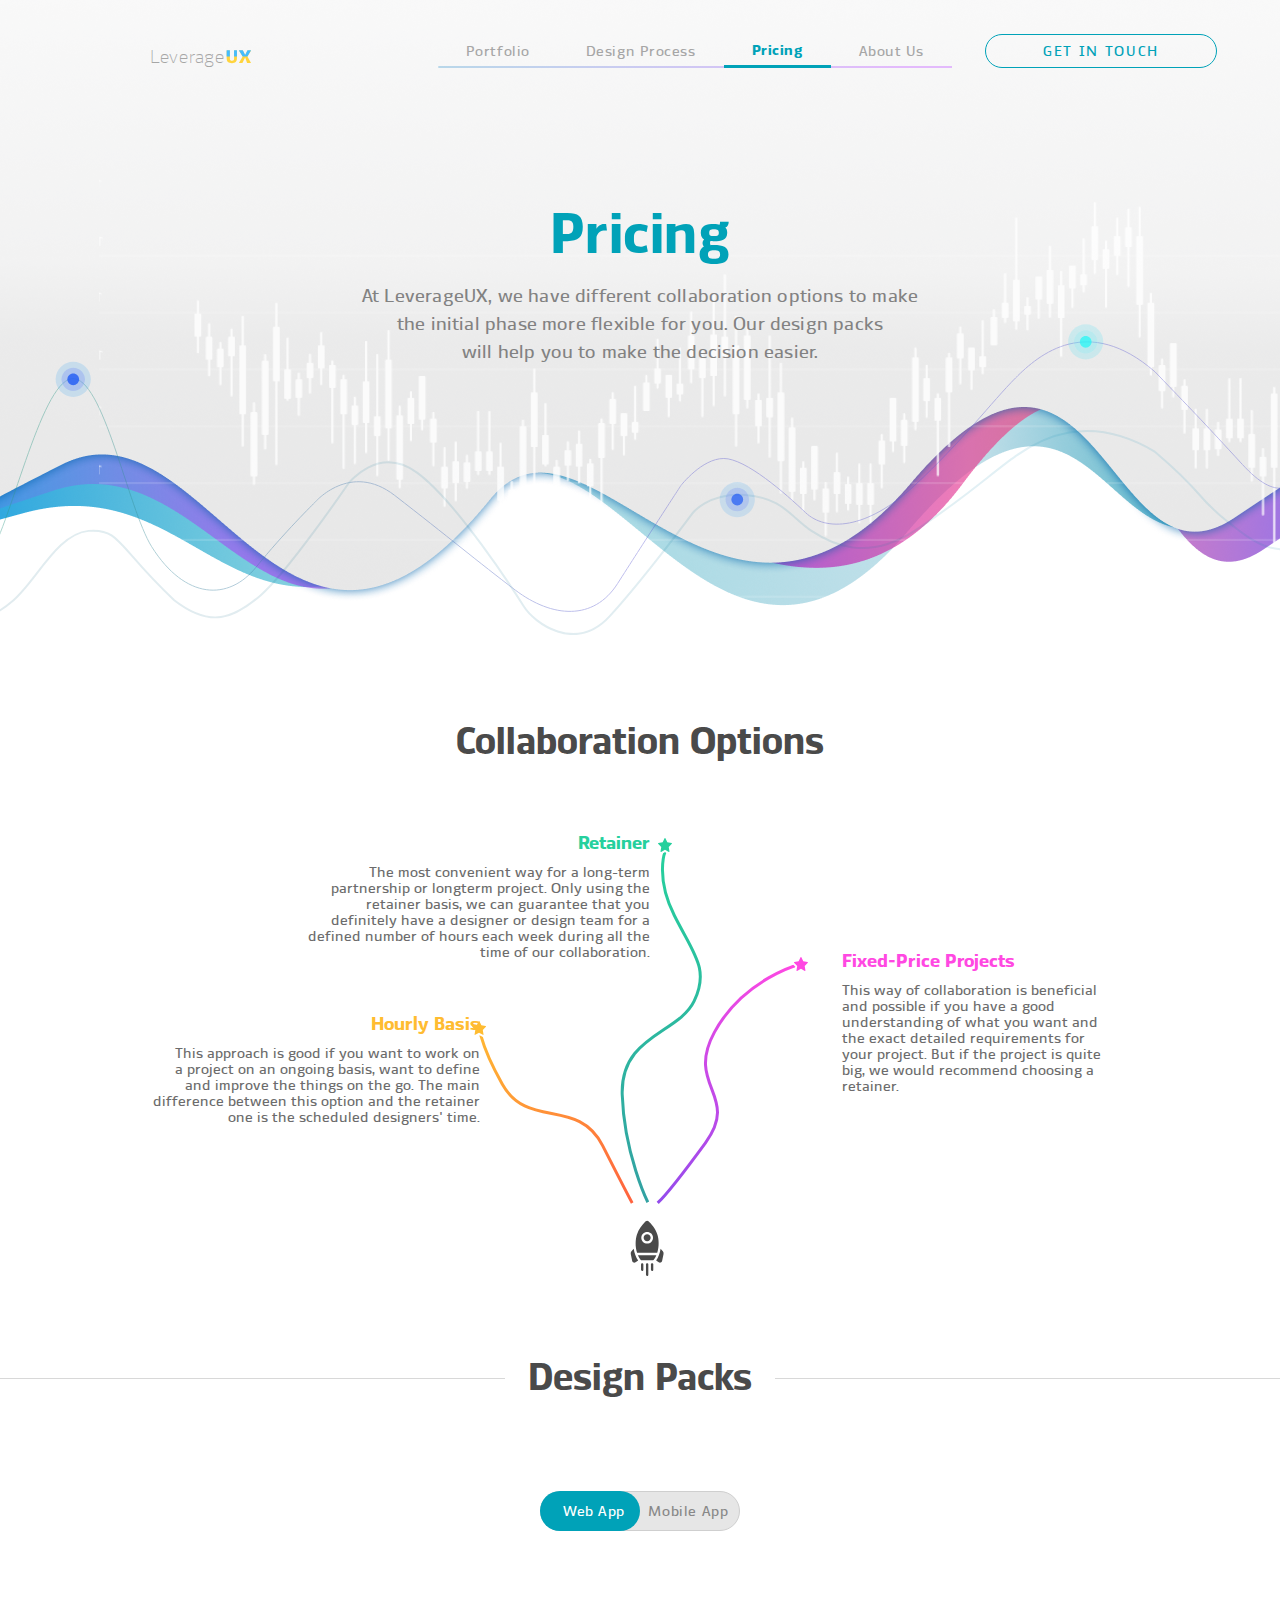
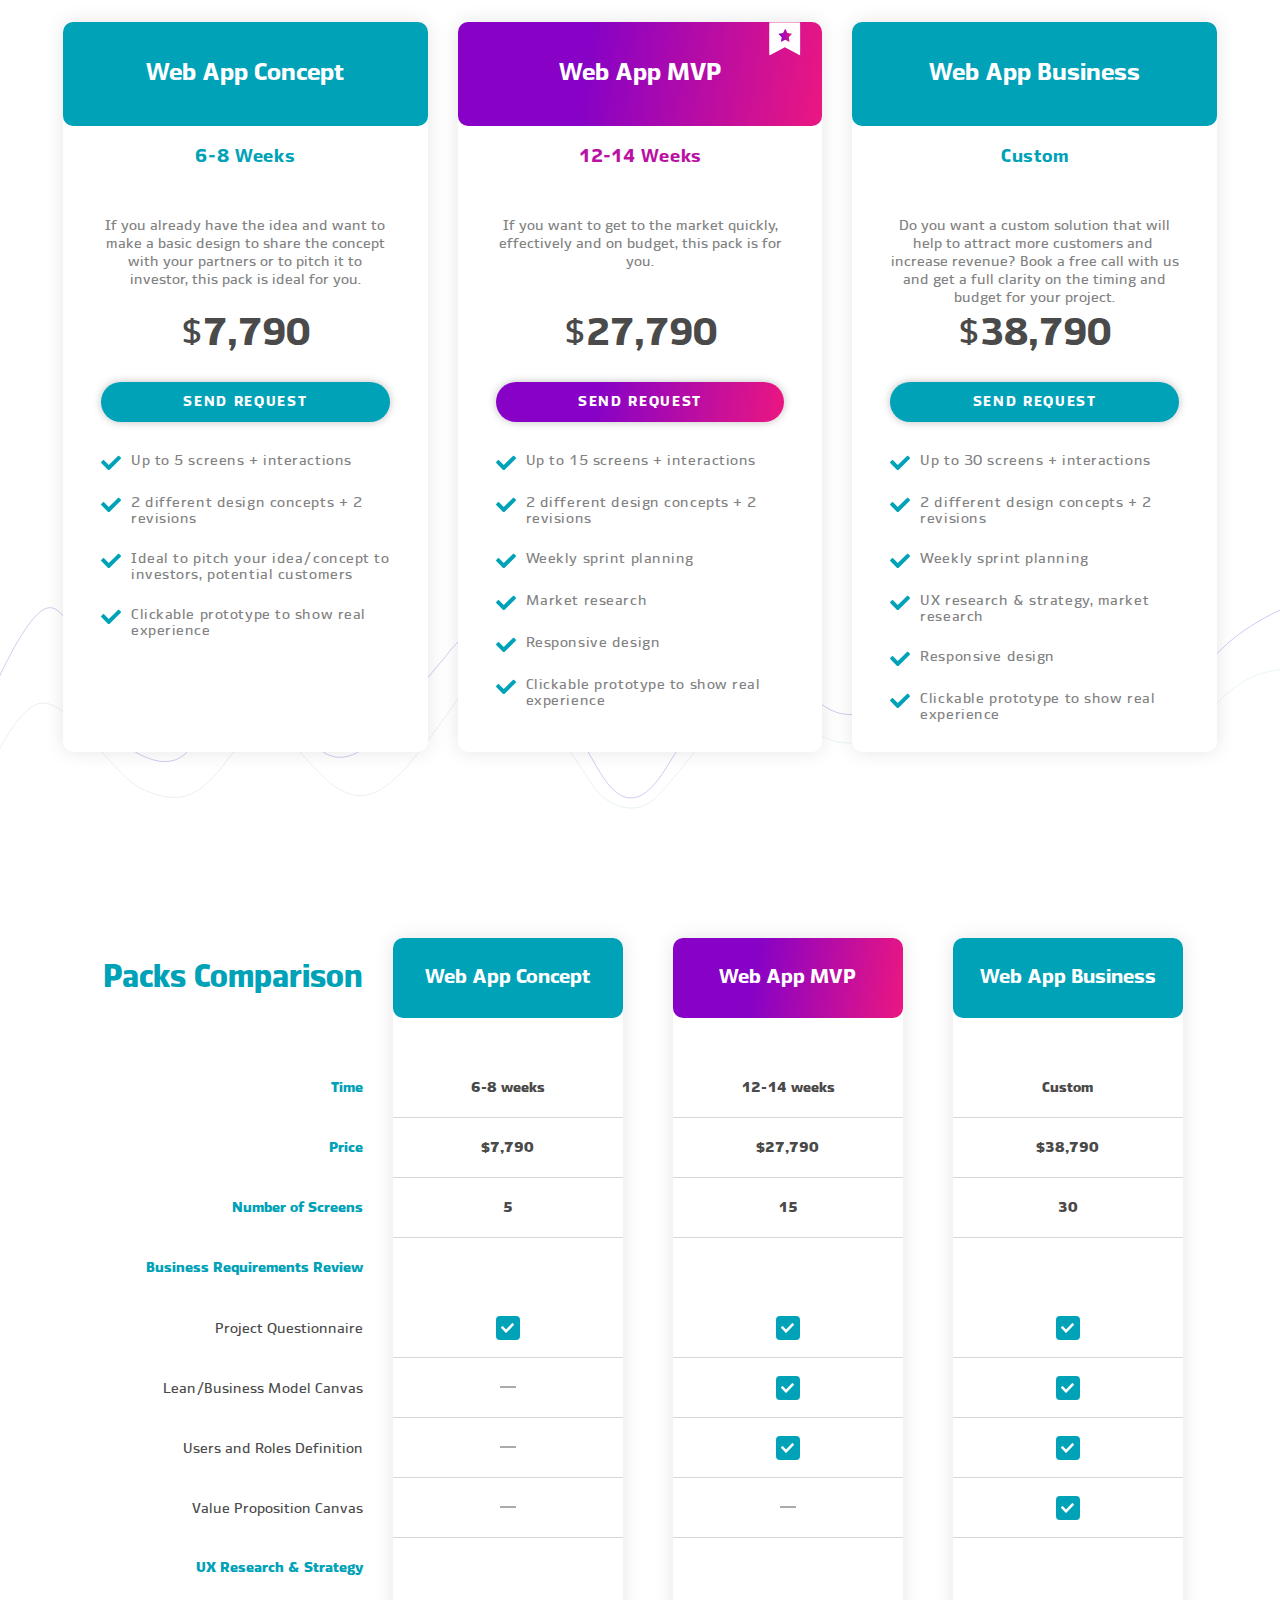
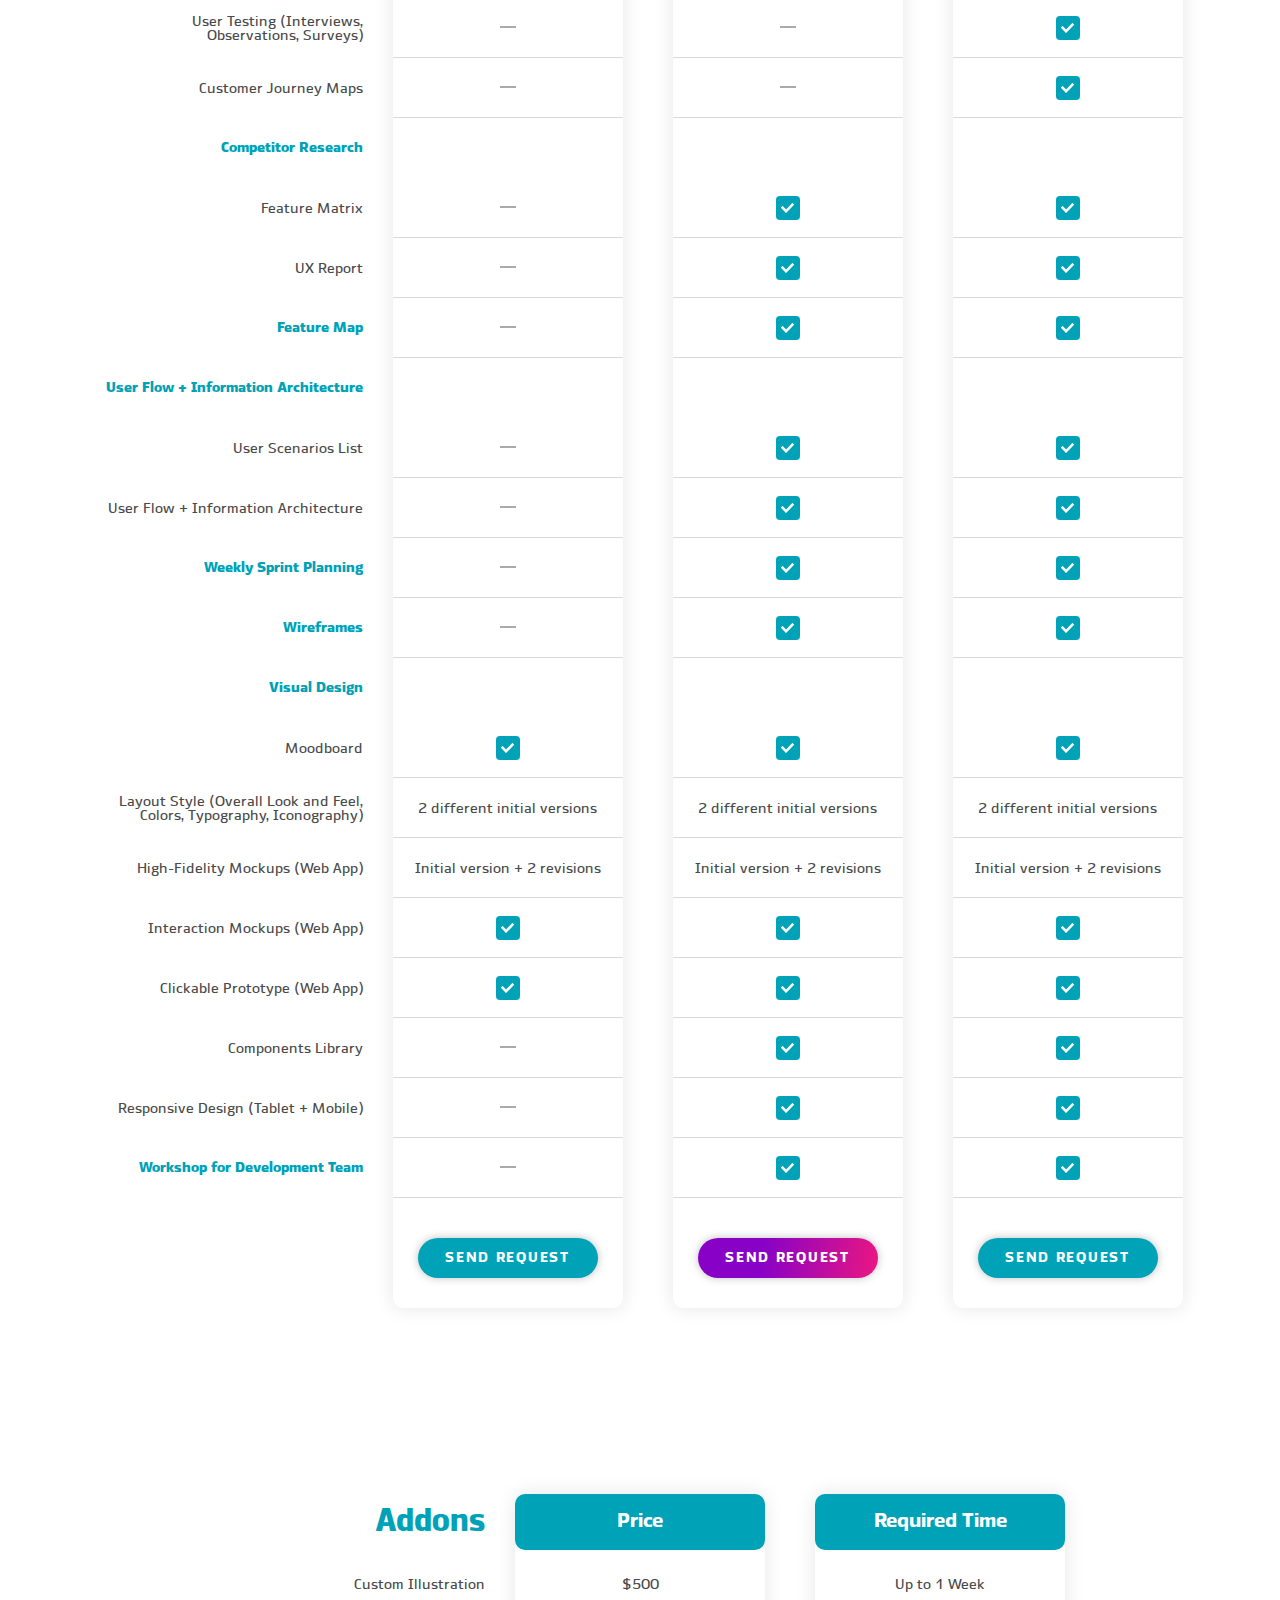
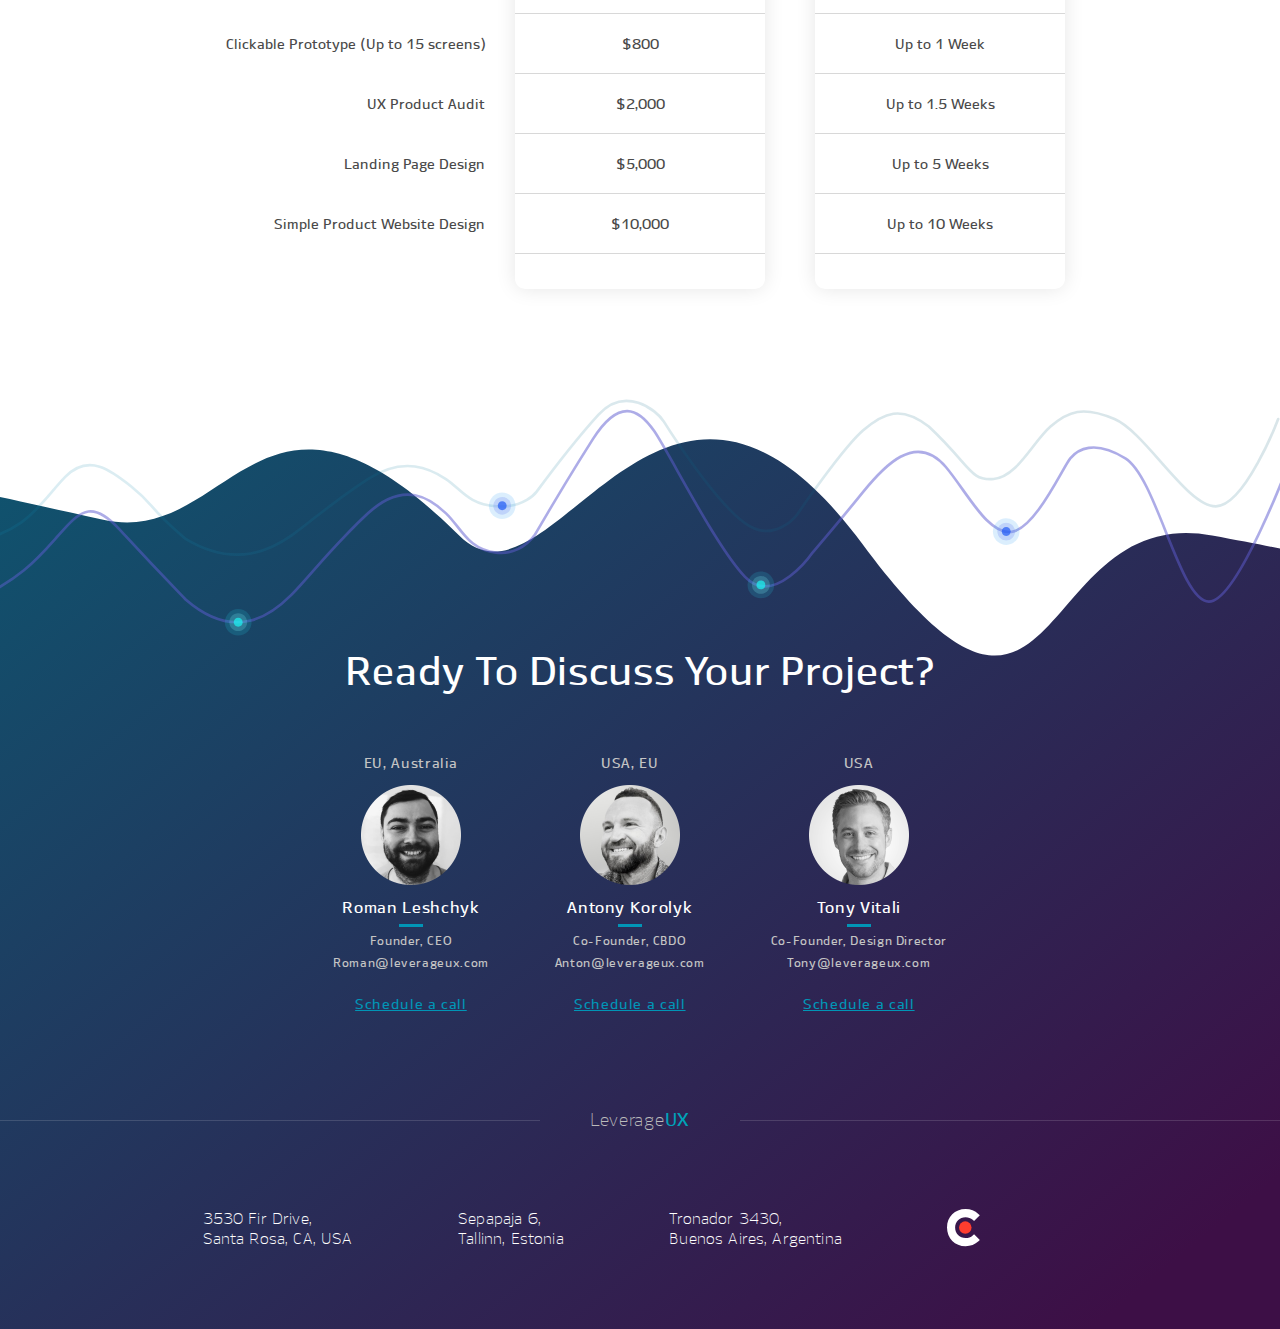
<file: pricing.html>
<!DOCTYPE html>
<html lang=en>
	<head>
		<meta charset="UTF-8">
		<meta name="viewport" content="width=device-width, initial-scale=1">
		<meta name="theme-color" content="#f9f9f9">
		<meta name="description" content="Pricing">

		<link rel="icon" href="favicon.ico" type="img/favicon.ico" />
		<link rel="stylesheet" href="https://fonts.googleapis.com/css?family=Roboto">
		<link rel="stylesheet" href="css/fonts.css">
		<link rel="stylesheet" href="css/normalize.css">
		<link rel="stylesheet" href="css/global.css">
		<link rel="stylesheet" href="css/pricing.css">

		<!-- Google Tag Manager -->
		<script>(function(w,d,s,l,i){w[l]=w[l]||[];w[l].push({'gtm.start':
			new Date().getTime(),event:'gtm.js'});var f=d.getElementsByTagName(s)[0],
			j=d.createElement(s),dl=l!='dataLayer'?'&l='+l:'';j.async=true;j.src=
			'https://www.googletagmanager.com/gtm.js?id='+i+dl;f.parentNode.insertBefore(j,f);
			})(window,document,'script','dataLayer','GTM-M9BMCH3');</script>
		<!-- End Google Tag Manager -->

		<script src="https://ajax.googleapis.com/ajax/libs/jquery/3.4.1/jquery.min.js"></script>
		<script> 
			$(function(){
			  $("#includedFooter").load("footer.html"); 
			});
		</script>
		<script src="js/main.js"></script>
		<script src="js/pricing.js"></script>
		<script type="text/javascript" src="https://widget.clutch.co/static/js/widget.js"></script>
		<script src="js/events.js"></script>

		<title>Pricing</title>
	</head>
	<body class="pricing__page">
		<!-- Google Tag Manager (noscript) -->
		<noscript><iframe src="https://www.googletagmanager.com/ns.html?id=GTM-M9BMCH3"
			height="0" width="0" style="display:none;visibility:hidden"></iframe></noscript>
		<!-- End Google Tag Manager (noscript) -->

		<header class="header animated">
			<div class="header__container">
				<div class="header__block header__block_logo">
					<a class="header__logo animated" href="./">
						Leverage
						<span>
							<svg width="26" height="14" viewBox="0 0 26 14" fill="none" xmlns="http://www.w3.org/2000/svg">
								<path d="M8.07903 0.400024H10.941V8.50002C10.941 10.084 10.509 11.26 9.64503 12.028C8.78103 12.796 7.55703 13.18 5.97303 13.18C4.20903 13.18 2.88303 12.802 1.99503 12.046C1.11903 11.29 0.68103 10.108 0.68103 8.50002V0.400024H3.88503V8.68003C3.88503 9.42403 4.06503 9.96402 4.42503 10.3C4.78503 10.636 5.33703 10.804 6.08103 10.804C6.81303 10.804 7.32903 10.642 7.62903 10.318C7.92903 9.99402 8.07903 9.44803 8.07903 8.68003V0.400024ZM16.8008 0.400024L19.1408 5.08002L21.4988 0.400024H25.045L21.4268 6.52002L25.045 13H21.1028L19.1408 7.61802L16.4048 13H12.8768L16.6748 6.52002L12.8768 0.400024H16.8008Z" fill="#FFD43D"/>
								<path fill-rule="evenodd" clip-rule="evenodd" d="M10.9261 0.300049H8.05962V6.42962H10.9261V0.300049ZM3.85902 6.42962V0.300049H0.650024V6.42962H3.85902Z" fill="#44BCFF"/>
								<path fill-rule="evenodd" clip-rule="evenodd" d="M19.1387 4.98737L16.7951 0.300049H12.8649L16.6689 6.42962H21.4283L25.052 0.300049H21.5004L19.1387 4.98737Z" fill="#44BCFF"/>
							</svg>
						</span>
					</a>
					<div id="btn_om" class="header__btn_om">
						<span></span><span></span><span></span>
					</div>
				</div>
				<div class="header__block header__block_menu">
	    		<nav id="menu" class="header__menu">
	    			<div class="menu__btn_back">
	    				<svg class="btn__back" width="32" height="20" viewBox="0 0 32 20" xmlns="http://www.w3.org/2000/svg">
							<path d="M1.38527 8.61473H27.2708L21.0941 2.43768C20.553 1.89688 20.553 1.01961 21.0941 0.478895C21.6352 -0.0622196 22.5125 -0.0622196 23.0528 0.478895L31.5942 9.02041C32.1353 9.56121 32.1353 10.4386 31.5942 10.9792L23.0528 19.5211C22.7823 19.7917 22.4279 19.9269 22.0735 19.9269C21.7191 19.9269 21.3646 19.7917 21.0941 19.5211C20.553 18.9803 20.553 18.103 21.0941 17.5624L27.2708 11.385H1.38527C0.620314 11.385 0 10.7648 0 9.99984C0 9.23489 0.620234 8.61473 1.38527 8.61473Z"/>
						</svg>
	    			</div>
	  				<div class="header__menu_link">
	    				<img class="menu__link_img" src="./img/port.svg" alt="portfolio">
	    				<a href="./portfolio.html">Portfolio</a>
	    				<div class="link__line"></div>
	    			</div>
	    			<div class="header__menu_link">
	    				<img class="menu__link_img" src="./img/des.svg" alt="design">
	    				<a href="./design-process.html">Design Process</a>
	    				<div class="link__line"></div>
	    			</div>
	    			<div class="header__menu_link active">
	    				<img class="menu__link_img" src="./img/pric.svg" alt="pricing">
	    				<a href="./pricing.html">Pricing</a>
	    				<div class="link__line active"></div>
	    			</div>
	    			<div class="header__menu_link">
	    				<img class="menu__link_img" src="./img/about.svg" alt="about">
	    				<a href="./about.html">About Us</a>
	    				<div class="link__line"></div>
	    			</div>
	    			<div class="header__menu_line"></div>
	    		</nav>
				</div>
				<a id="btn_ep" href="https://calendly.com/leverageux/intro" class="btn header__btn_ep" target=_blank>Get in touch</a>
	  		<div class="menu__back"></div>
  		</div>
		</header>
		<main class="content">
			<section class="content__section section__hero">
				<h1 class="hero__title">Pricing</h1>
				<p class="hero__descr">At LeverageUX, we have different collaboration options to make<br> the initial phase more flexible for you. Our design packs<br> will help you to make the decision easier.</p>
				<div class="hero__lines"></div>
			</section>

			<section class="content__section section__ways">
				<h2 class="ways__title">Collaboration Options</h2>
				<div class="ways__container">
					<div class="ways__block retainer">
						<h3 class="ways__block-title">Retainer</h3>
						<p class="ways__block-descr">
							The most convenient way for a long-term<br> partnership or longterm project. Only using the<br> retainer basis, we can guarantee that you<br> definitely have a designer or design team for a<br> defined number of hours each week during all the<br> time of our collaboration.
						</p>
					</div>
					<div class="ways__block fpp">
						<h3 class="ways__block-title">Fixed-Price Projects</h3>
						<p class="ways__block-descr">
							This way of collaboration is beneficial<br> and possible if you have a good<br> understanding of what you want and<br> the exact detailed requirements for<br> your project. But if the project is quite<br> big, we would recommend choosing a<br> retainer.
						</p>
					</div>
					<div class="ways__block basis">
						<h3 class="ways__block-title">Hourly Basis</h3>
						<p class="ways__block-descr">
							This approach is good if you want to work on<br> a project on an ongoing basis, want to define<br> and improve the things on the go. The main<br> difference between this option and the retainer<br> one is the scheduled designers' time.
						</p>
					</div>
				</div>
			</section>

			<section class="content__section section__packs desktop__price">
				<h2 class="section__packs_title">Design Packs</h2>
				<div class="title__line"></div>
				<ul class="radio__switch">
				  <li class="radio__switch-item">
				    <input class="radio__switch-input" type="radio" name="radioButton" id="radio1" checked>
				    <label class="radio__switch-label label1" for="radio1"><span class="rsl__txt-mob">Web App</span></label>
				  </li>
				  <li class="radio__switch-item">
				    <input class="radio__switch-input" type="radio" name="radioButton" id="radio2">
				    <label class="radio__switch-label label2" for="radio2"><span class="rsl__txt-desk">Mobile App</span></label>
				    <div aria-hidden="true" class="radio__switch-marker"></div>
				  </li>
				</ul>
				<div class="packs__menu packs__container">
					<div class="pm__block pm__concept active">
						<p class="pm__block_title desktop">Web App<br>Concept</p>
						<p class="pm__block_title mobile">Mobile App<br>Concept</p>
					</div>
					<div class="pm__block pm__mvp">
						<p class="pm__block_title desktop">Web App<br>MVP</p>
						<p class="pm__block_title mobile">Mobile App<br>MVP</p>
					</div>
					<div class="pm__block pm__business">
						<p class="pm__block_title desktop">Web App<br>Business</p>
						<p class="pm__block_title mobile">Mobile App<br>Business</p>
					</div>
				</div>
				<div class="packs packs__container">
					<div class="pack__blocks">
						<div class="pack__block concept active">
							<h4 class="pack__block_title desktop">Web App Concept</h4>
							<h4 class="pack__block_title mobile">Mobile App Concept</h4>
							<span class="pack__block_time desktop">6-8 weeks</span>
							<span class="pack__block_time mobile">4-5 weeks</span>
							<p class="pack__block_descr">If you already have the idea and want to make a basic design to share the concept with your partners or to pitch it to investor, this pack is ideal for you.</p>
							<p class="pack__block_price desktop"><span>$</span>7,790</p>
							<p class="pack__block_price mobile"><span>$</span>5,790</p>
							<button class="btn btn__buy btn__buy_concept active" type="submit">SEND REQUEST</button>
							<div class="dots"><p class="active"></p><p></p><p></p></div>
							<div class="pack__block_conditions pack__container">
								<p class="condition desktop"><span class="mark"></span><span>Up to 5 screens + interactions</span></p>
								<p class="condition mobile"><span class="mark"></span><span>Up to 5 screens + interactions</span></p>
								<p class="condition"><span class="mark"></span><span>2 different design concepts + 2 revisions</span></p>
								<p class="condition"><span class="mark"></span><span>Ideal to pitch your idea/concept to investors, potential customers</span></p>
								<p class="condition"><span class="mark"></span><span>Clickable prototype to show real experience</span></p>
							</div>
						</div>
						<div class="pack__block mvp">
							<h4 class="pack__block_title desktop">Web App MVP</h4>
							<h4 class="pack__block_title mobile">Mobile App MVP</h4>
							<span class="pack__block_time desktop">12-14 weeks</span>
							<span class="pack__block_time mobile">10-12 weeks</span>
							<p class="pack__block_descr">If you want to get to the market quickly, effectively and on budget, this pack is for you.</p>
							<p class="pack__block_price desktop"><span>$</span>27,790</p>
							<p class="pack__block_price mobile"><span>$</span>24,790</p>
							<button class="btn btn__buy btn__buy_mvp" type="submit">SEND REQUEST</button>
							<div class="dots"><p></p><p class="active"></p><p></p></div>
							<div class="pack__block_conditions pack__container">
								<p class="condition desktop"><span class="mark"></span>Up to 15 screens + interactions</p>
								<p class="condition mobile"><span class="mark"></span>Up to 20 screens + interactions</p>
								<p class="condition"><span class="mark"></span>2 different design concepts + 2 revisions</p>
								<p class="condition"><span class="mark"></span>Weekly sprint planning</p>
								<p class="condition"><span class="mark"></span>Market research</p>
								<p class="condition delete_for_moble"><span class="mark"></span>Responsive design</p>
								<p class="condition"><span class="mark"></span>Clickable prototype to show real experience</p>
							</div>
						</div>
						<div class="pack__block business">
							<h4 class="pack__block_title desktop">Web App Business</h4>
							<h4 class="pack__block_title mobile">Mobile App Business</h4>
							<span class="pack__block_time">Custom</span>
							<p class="pack__block_descr">Do you want a custom solution that will help to attract more customers and  increase revenue? Book a free call with us and get a full clarity on the timing and budget for your project.</p>
							<p class="pack__block_price desktop"><span>$</span>38,790</p>
							<p class="pack__block_price mobile"><span>$</span>36,790</p>
							<button class="btn btn__buy btn__buy_business" type="submit">SEND REQUEST</button>
							<div class="dots"><p></p><p></p><p class="active"></p></div>
							<div class="pack__block_conditions pack__container">
								<p class="condition desktop"><span class="mark"></span>Up to 30 screens + interactions</p>
								<p class="condition mobile"><span class="mark"></span>Up to 40 screens + interactions</p>
								<p class="condition"><span class="mark"></span>2 different design concepts + 2 revisions</p>
								<p class="condition"><span class="mark"></span>Weekly sprint planning</p>
								<p class="condition"><span class="mark"></span>UX research & strategy, market research</p>
								<p class="condition delete_for_moble"><span class="mark"></span>Responsive design</p>
								<p class="condition"><span class="mark"></span>Clickable prototype to show real experience</p>
							</div>
						</div>
					</div>
				</div>
				<div class="packs__lines"></div>
				<div class="packs detailing packs__container">
					<div class="titles pack__container">
						<p class="blue first">Packs Comparison</p>
						<p class="blue">Time</p>
						<p class="blue">Price</p>
						<p class="blue">Number of Screens</p>
						<p class="blue">Business Requirements Review</p>
						<p class="show__for_all_packs">Project Questionnaire</p>
						<p class="show__for_mvp_and_business">Lean/Business Model Canvas</p>
						<p class="show__for_mvp_and_business">Users and Roles Definition</p>
						<p class="show__for_only_business">Value Proposition Canvas</p>
						<p class="blue">UX Research & Strategy</p>
						<p class="show__for_only_business">User Testing (Interviews, <br>Observations, Surveys)</p>
						<p class="show__for_only_business">Customer Journey Maps</p>
						<p class="blue">Competitor Research</p>
						<p class="show__for_mvp_and_business">Feature Matrix</p>
						<p class="show__for_mvp_and_business">UX Report</p>
						<p class="blue show__for_mvp_and_business">Feature Map</p>
						<p class="blue">User Flow + Information Architecture</p>
						<p class="show__for_mvp_and_business">User Scenarios List</p>
						<p class="show__for_mvp_and_business">User Flow + Information Architecture</p>
						<p class="blue show__for_mvp_and_business">Weekly Sprint Planning</p>
						<p class="blue show__for_mvp_and_business">Wireframes</p>
						<p class="blue">Visual Design</p>
						<p class="show__for_all_packs">Moodboard</p>
						<p class="only__mobile_for_all">2 different design concepts + 2 revisions</p>
						<p>Layout Style (Overall Look and Feel,<br> Colors, Typography, Iconography)</p>
						<p>
							<span class="desktop">High-Fidelity Mockups (Web App)</span>
							<span class="mobile">High-Fidelity Mockups (Mobile App)</span>
						</p>
						<p class="show__for_all_packs">
							<span class="desktop">Interaction Mockups (Web App)</span>
							<span class="mobile">Interaction Mockups (Mobile App)</span>
						</p>
						<p class="show__for_all_packs">
							<span class="desktop">Clickable Prototype (Web App)</span>
							<span class="mobile">Clickable Prototype (Mobile App)</span>
						</p>
						<p class="show__for_mvp_and_business">Components Library</p>
						<p class="delete_for_moble show__for_mvp_and_business">Responsive Design (Tablet + Mobile)</p>
						<p class="blue show__for_mvp_and_business">Workshop for Development Team</p>
					</div>
					<div class="pack__blocks">
						<div class="pack__block concept active">
							<h5 class="pack__block_title desktop">Web App Concept</h5>
							<h5 class="pack__block_title mobile">Mobile App Concept</h5>
							<div class="pack__block_info pack__info_bold">
								<p class="info__descr desktop">6-8 weeks</p>
								<p class="info__descr mobile">4-5 weeks</p>
							</div>
							<div class="pack__block_info pack__info_bold">
								<p class="info__descr desktop">$7,790</p>
								<p class="info__descr mobile">$5,790</p>
							</div>
							<div class="pack__block_info pack__info_bold">
								<p class="info__descr">5</p>
							</div>
							<div class="pack__block_info none__border">
								<p class="info__descr"></p>
							</div>
							<div class="pack__block_info">
								<div class="info__check check"></div>
							</div>
							<div class="pack__block_info">
								<div class="info__check none"></div>
							</div>
							<div class="pack__block_info">
								<div class="info__check none"></div>
							</div>
							<div class="pack__block_info">
								<div class="info__check none"></div>
							</div>
							<div class="pack__block_info none__border">
								<p class="info__descr"></p>
							</div>
							<div class="pack__block_info">
								<div class="info__check none"></div>
							</div>
							<div class="pack__block_info">
								<div class="info__check none"></div>
							</div>
							<div class="pack__block_info none__border">
								<div class="info__descr"></div>
							</div>
							<div class="pack__block_info">
								<div class="info__check none"></div>
							</div>
							<div class="pack__block_info">
								<div class="info__check none"></div>
							</div>
							<div class="pack__block_info">
								<div class="info__check none"></div>
							</div>
							<div class="pack__block_info none__border">
								<div class="info__descr"></div>
							</div>
							<div class="pack__block_info">
								<div class="info__check none"></div>
							</div>
							<div class="pack__block_info">
								<div class="info__check none"></div>
							</div>
							<div class="pack__block_info">
								<div class="info__check none"></div>
							</div>
							<div class="pack__block_info">
								<div class="info__check none"></div>
							</div>
							<div class="pack__block_info none__border">
								<div class="info__check"></div>
							</div>
							<div class="pack__block_info">
								<div class="info__check check"></div>
							</div>
							<div class="pack__block_info">
								<div class="info__descr">2 different initial versions</div>
							</div>
							<div class="pack__block_info">
								<div class="info__descr">Initial version + 2 revisions</div>
							</div>
							<div class="pack__block_info">
								<div class="info__check check"></div>
							</div>
							<div class="pack__block_info">
								<div class="info__check check"></div>
							</div>
							<div class="pack__block_info">
								<div class="info__check none"></div>
							</div>
							<div class="pack__block_info desktop">
								<div class="info__check none"></div>
							</div>
							<div class="pack__block_info">
								<div class="info__check none"></div>
							</div>
							<button class="btn btn__buy btn__buy_concept active" type="submit">SEND REQUEST</button>
						</div>
						<div class="pack__block mvp">
							<h5 class="pack__block_title desktop">Web App MVP</h5>
							<h5 class="pack__block_title mobile">Mobile App MVP</h5>
							<div class="pack__block_info pack__info_bold">
								<p class="info__descr desktop">12-14 weeks</p>
								<p class="info__descr mobile">10-12 weeks</p>
							</div>
							<div class="pack__block_info pack__info_bold">
								<p class="info__descr desktop">$27,790</p>
								<p class="info__descr mobile">$24,790</p>
							</div>
							<div class="pack__block_info pack__info_bold">
								<p class="info__descr desktop">15</p>
								<p class="info__descr mobile">20</p>
							</div>
							<div class="pack__block_info none__border">
								<p class="info__descr"></p>
							</div>
							<div class="pack__block_info">
								<div class="info__check check"></div>
							</div>
							<div class="pack__block_info">
								<div class="info__check check"></div>
							</div>
							<div class="pack__block_info">
								<div class="info__check check"></div>
							</div>
							<div class="pack__block_info">
								<div class="info__check none"></div>
							</div>
							<div class="pack__block_info none__border">
								<p class="info__descr"></p>
							</div>
							<div class="pack__block_info">
								<div class="info__check none"></div>
							</div>
							<div class="pack__block_info">
								<div class="info__check none"></div>
							</div>
							<div class="pack__block_info none__border">
								<div class="info__descr"></div>
							</div>
							<div class="pack__block_info">
								<div class="info__check check"></div>
							</div>
							<div class="pack__block_info">
								<div class="info__check check"></div>
							</div>
							<div class="pack__block_info">
								<div class="info__check check"></div>
							</div>
							<div class="pack__block_info none__border">
								<div class="info__descr"></div>
							</div>
							<div class="pack__block_info">
								<div class="info__check check"></div>
							</div>
							<div class="pack__block_info">
								<div class="info__check check"></div>
							</div>
							<div class="pack__block_info">
								<div class="info__check check"></div>
							</div>
							<div class="pack__block_info">
								<div class="info__check check"></div>
							</div>
							<div class="pack__block_info none__border">
								<div class="info__descr"></div>
							</div>
							<div class="pack__block_info">
								<div class="info__check check"></div>
							</div>
							<div class="pack__block_info">
								<div class="info__descr">2 different initial versions</div>
							</div>
							<div class="pack__block_info">
								<div class="info__descr">Initial version + 2 revisions</div>
							</div>
							<div class="pack__block_info">
								<div class="info__check check"></div>
							</div>
							<div class="pack__block_info">
								<div class="info__check check"></div>
							</div>
							<div class="pack__block_info">
								<div class="info__check check"></div>
							</div>
							<div class="pack__block_info desktop">
								<div class="info__check check"></div>
							</div>
							<div class="pack__block_info">
								<div class="info__check check"></div>
							</div>
							<button class="btn btn__buy btn__buy_mvp" type="submit">SEND REQUEST</button>
						</div>
						<div class="pack__block business">
							<h5 class="pack__block_title desktop">Web App Business</h5>
							<h5 class="pack__block_title mobile">Mobile App Business</h5>
							<div class="pack__block_info pack__info_bold">
								<p class="info__descr">Custom</p>
							</div>
							<div class="pack__block_info pack__info_bold">
								<p class="info__descr desktop">$38,790</p>
								<p class="info__descr mobile">$36,790</p>
							</div>
							<div class="pack__block_info pack__info_bold">
								<p class="info__descr desktop">30</p>
								<p class="info__descr mobile">40</p>
							</div>
							<div class="pack__block_info none__border">
								<p class="info__descr"></p>
							</div>
							<div class="pack__block_info">
								<div class="info__check check"></div>
							</div>
							<div class="pack__block_info">
								<div class="info__check check"></div>
							</div>
							<div class="pack__block_info">
								<div class="info__check check"></div>
							</div>
							<div class="pack__block_info">
								<div class="info__check check"></div>
							</div>
							<div class="pack__block_info none__border">
								<p class="info__descr"></p>
							</div>
							<div class="pack__block_info">
								<div class="info__check check"></div>
							</div>
							<div class="pack__block_info">
								<div class="info__check check"></div>
							</div>
							<div class="pack__block_info none__border">
								<div class="info__descr"></div>
							</div>
							<div class="pack__block_info">
								<div class="info__check check"></div>
							</div>
							<div class="pack__block_info">
								<div class="info__check check"></div>
							</div>
							<div class="pack__block_info">
								<div class="info__check check"></div>
							</div>
							<div class="pack__block_info none__border">
								<div class="info__descr"></div>
							</div>
							<div class="pack__block_info">
								<div class="info__check check"></div>
							</div>
							<div class="pack__block_info">
								<div class="info__check check"></div>
							</div>
							<div class="pack__block_info">
								<div class="info__check check"></div>
							</div>
							<div class="pack__block_info">
								<div class="info__check check"></div>
							</div>
							<div class="pack__block_info none__border">
								<div class="info__descr"></div>
							</div>
							<div class="pack__block_info">
								<div class="info__check check"></div>
							</div>
							<div class="pack__block_info">
								<div class="info__descr">2 different initial versions</div>
							</div>
							<div class="pack__block_info">
								<div class="info__descr">Initial version + 2 revisions</div>
							</div>
							<div class="pack__block_info">
								<div class="info__check check"></div>
							</div>
							<div class="pack__block_info">
								<div class="info__check check"></div>
							</div>
							<div class="pack__block_info">
								<div class="info__check check"></div>
							</div>
							<div class="pack__block_info desktop">
								<div class="info__check check"></div>
							</div>
							<div class="pack__block_info">
								<div class="info__check check"></div>
							</div>
							<button class="btn btn__buy btn__buy_business" type="submit">SEND REQUEST</button>
						</div>
					</div>
					<div id="buyModal" class="modal">
						<div class="modal-content">
							<span class="close">
								<svg xml:space="preserve" enable-background="new 0 0 15 15" height="15px" id="cross" version="1.1" viewBox="0 0 15 15" width="15px" x="0px" xmlns="http://www.w3.org/2000/svg" y="0px">
									<path d="M5.792,7.499L0,0.707l0.708-0.706L7.497,5.79L7.5,5.793L14.293,0L15,0.707L9.207,7.5l0.001,0.001L15,14.293
									l-0.708,0.706L7.503,9.21L7.5,9.207L0.707,15L0,14.293L5.792,7.499L5.792,7.499z"/>
								</svg>
							</span>
							<div class="form">
								<div class="form__block">
									<input type="text" id="plan" name="plan">
									<input type="text" class="validation validation__plan-form" id="nameBuy" name="name" placeholder="Name" autofocus>
									<input type="email" class="validation validation__plan-form validation__plan-email" id="emailBuy" name="email" placeholder="Email">
									<textarea class="validation validation__textarea validation__plan-form" id="descrBuy" name="message" placeholder="Message"></textarea>
									<div class="validation__text validation__text-plan">
										<img src="./img/estimate/invalid.svg" alt="invalid">
										<span class="valid__text valid__text-all_forms">please fill these fields</span>
									</div>
									<button class="btn btn_send" id="formBtnBuy">SEND REQUEST</button>
								</div>
								<div class="send__message">Thanks, your letter sent.</div>
								<div class="notsend__message">Sorry, your letter not sent.</div>
							</div>
						</div>
						<div class="modal__back"></div>
					</div>
				</div>
				<div class="addons packs__container">
					<div class="addons__header">
						<p class="first">Addons</p>
						<p>Price</p>
						<p>Required<br>Time</p>
					</div>
					<div class="titles">
						<p class="blue first">Addons</p>
						<p>Custom Illustration</p>
						<p>Clickable Prototype <br>(Up to 15 screens)</p>
						<p>UX Product Audit</p>
						<p>Landing Page Design</p>
						<p>Simple Product <br>Website Design</p>
					</div>
					<div class="pack__block">
						<p class="pack__block_title">Price</p>
						<div class="pack__block_info">
							<p class="info__descr">$500</p>
						</div>
						<div class="pack__block_info">
							<p class="info__descr">$800</p>
						</div>
						<div class="pack__block_info">
							<p class="info__descr">$2,000</p>
						</div>
						<div class="pack__block_info">
							<p class="info__descr">$5,000</p>
						</div>
						<div class="pack__block_info">
							<p class="info__descr">$10,000</p>
						</div>
					</div>
					<div class="pack__block">
						<p class="pack__block_title">Required Time</p>
						<div class="pack__block_info">
							<p class="info__descr">Up to 1 Week</p>
						</div>
						<div class="pack__block_info">
							<p class="info__descr">Up to 1 Week</p>
						</div>
						<div class="pack__block_info">
							<p class="info__descr">Up to 1.5 Weeks</p>
						</div>
						<div class="pack__block_info">
							<p class="info__descr">Up to 5 Weeks</p>
						</div>
						<div class="pack__block_info">
							<p class="info__descr">Up to 10 Weeks</p>
						</div>
					</div>
				</div>
			</section>		
		</main>

		<footer class="footer" id="includedFooter"></footer>
		
		<a href="#" class="scrollup"></span></a>
		<script>
			function sendEventEmailFirst() {
				dataLayer.push({
					'eventCategory': 'contact',
					'eventAction': 'click', 
					'eventLabel': 'email - Roman Leshchyk',
					'event': 'autoEvent',
				});
			}
			function sendEventEmailSecond() {
				dataLayer.push({
					'eventCategory': 'contact',
					'eventAction': 'click', 
					'eventLabel': 'email - Anton Korolyk',
					'event': 'autoEvent',
				});
			}
			function sendEventEmailThird() {
				dataLayer.push({
					'eventCategory': 'contact',
					'eventAction': 'click', 
					'eventLabel': 'email - Tony Vitali',
					'event': 'autoEvent',
				});
			}
		</script>
	</body>
	
</html>
</file>
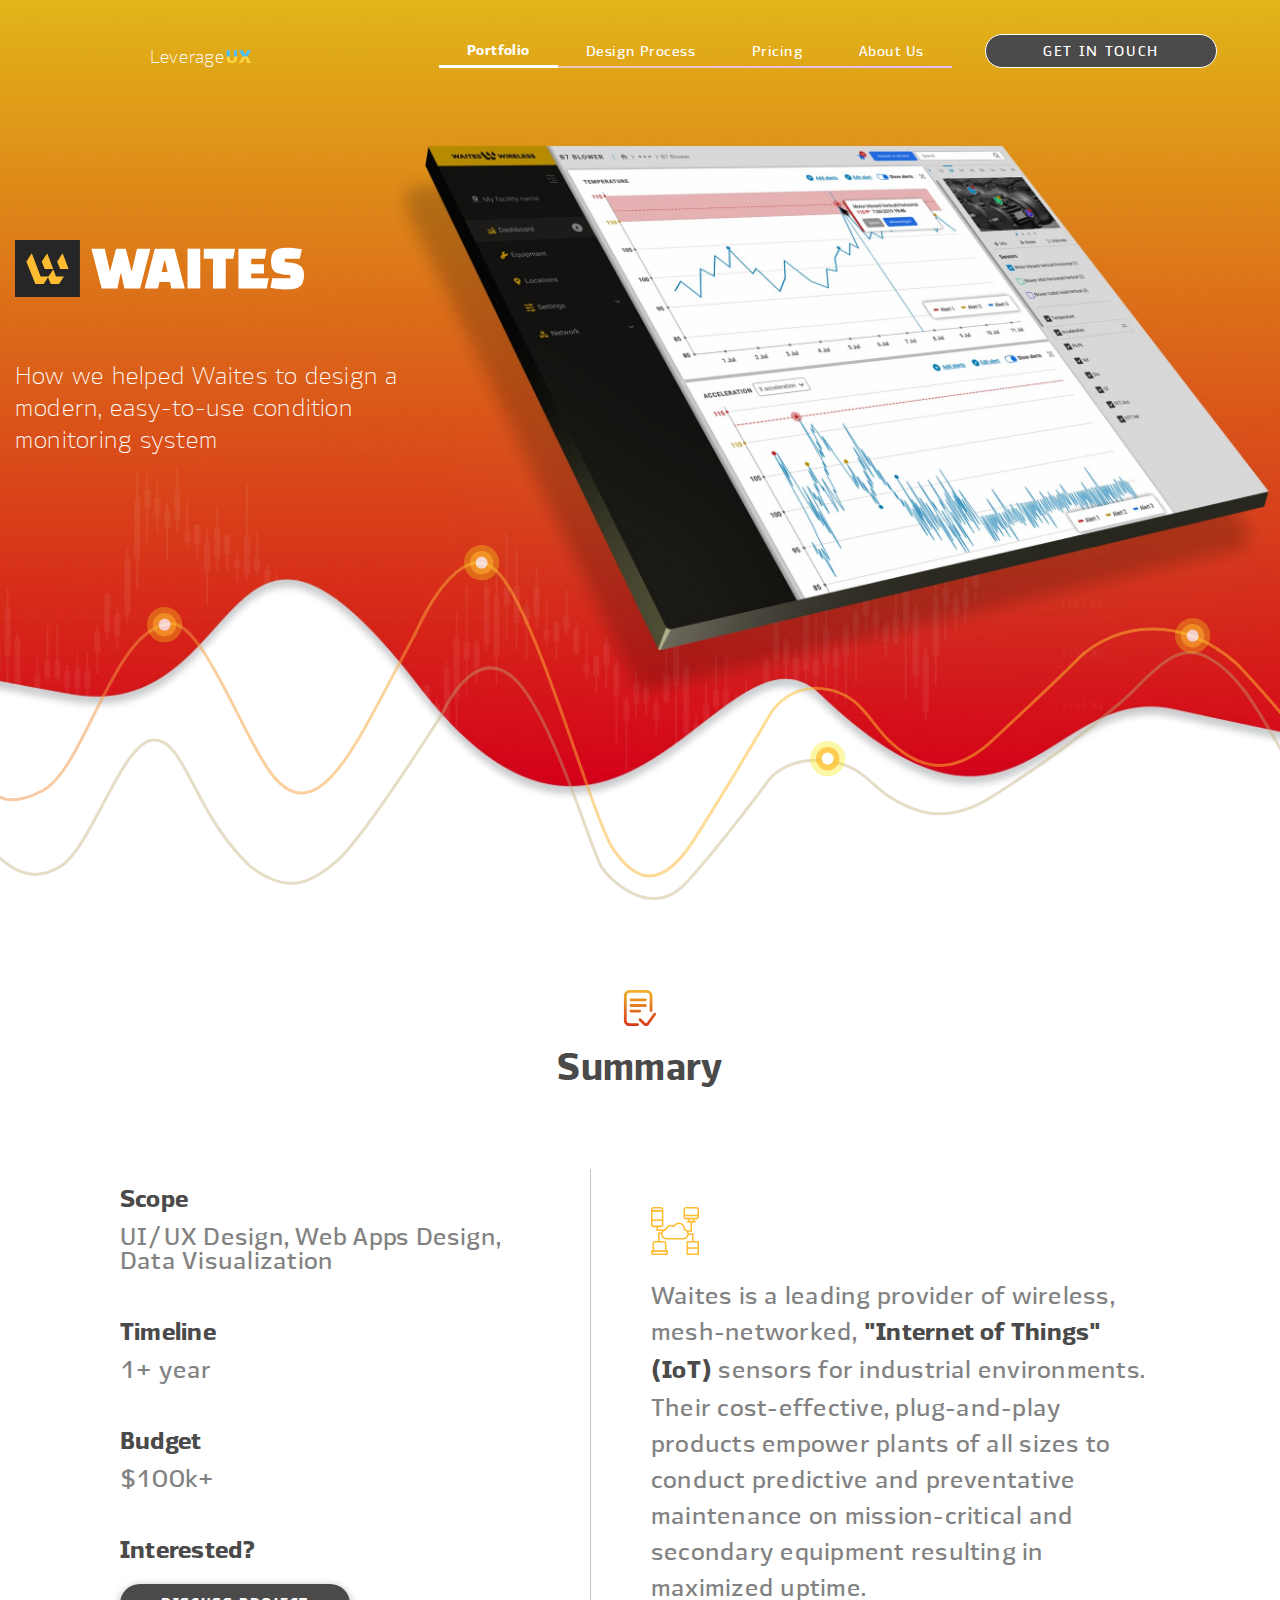
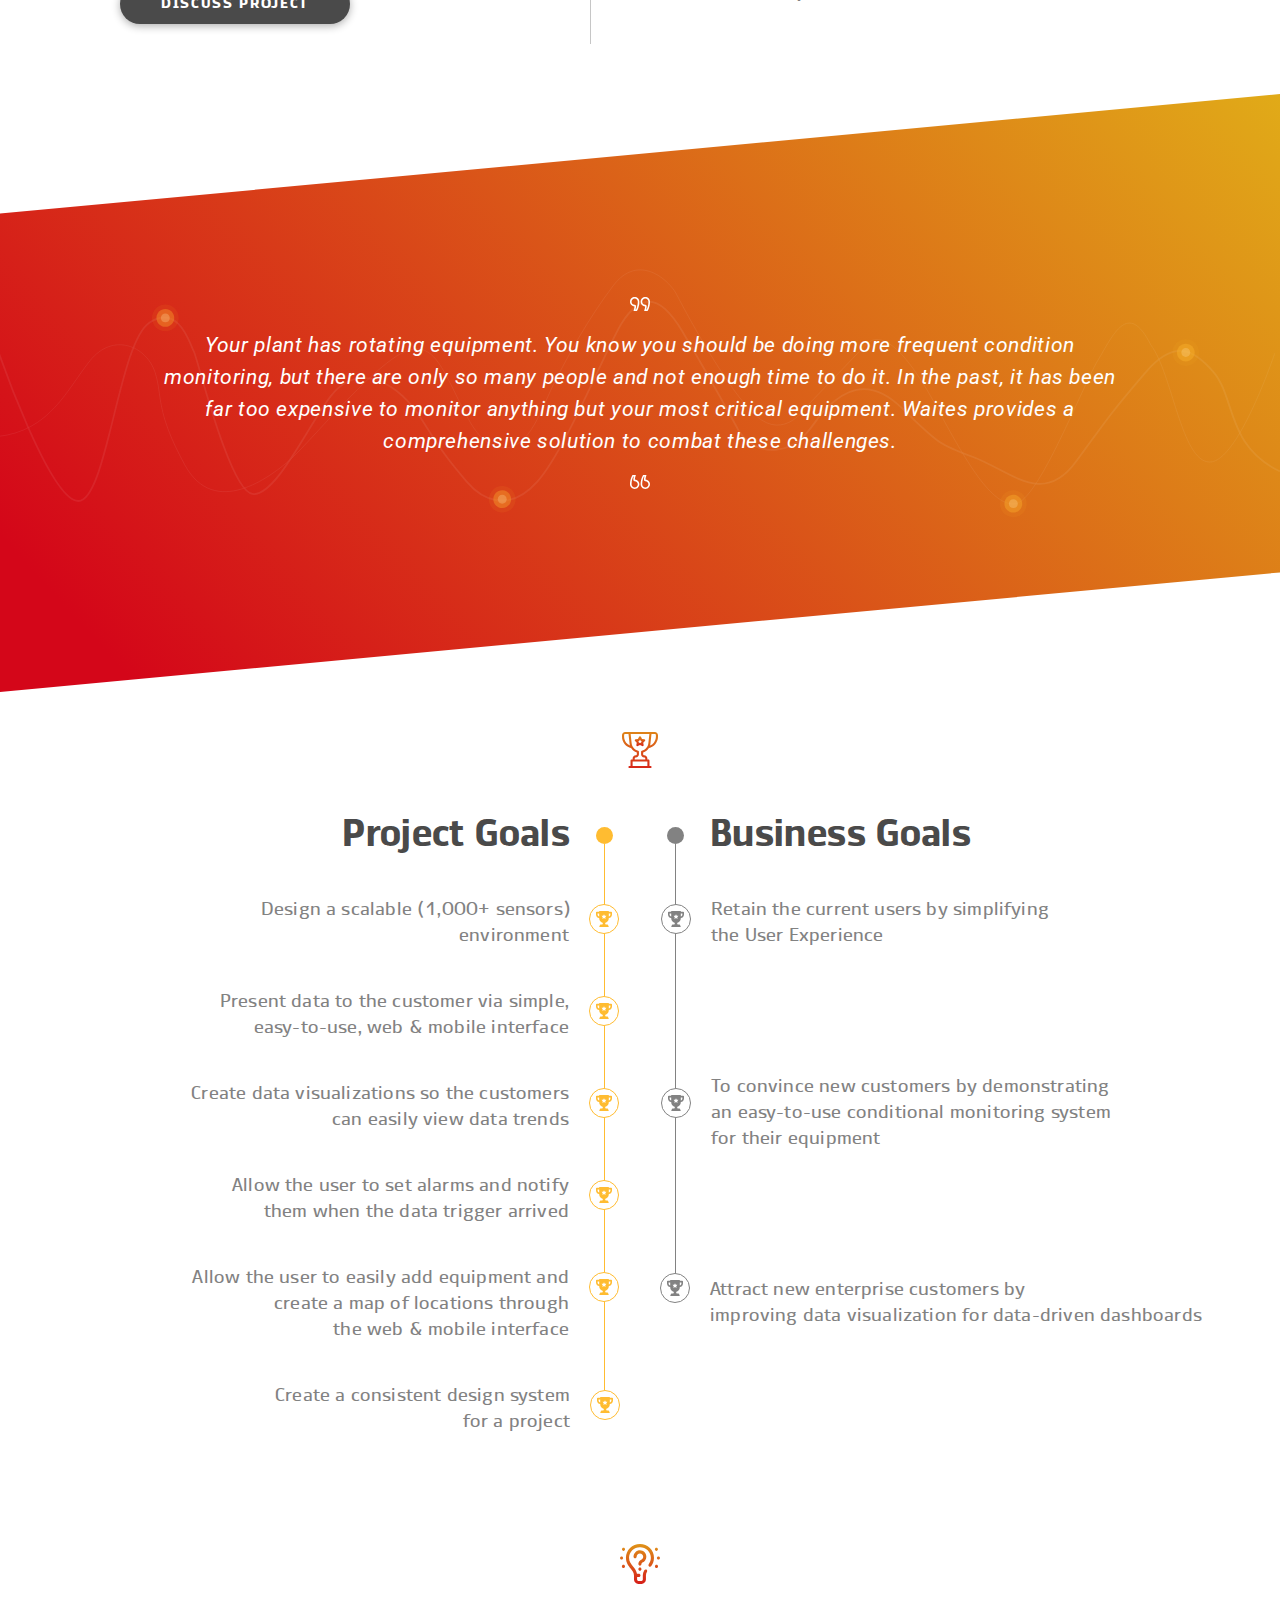
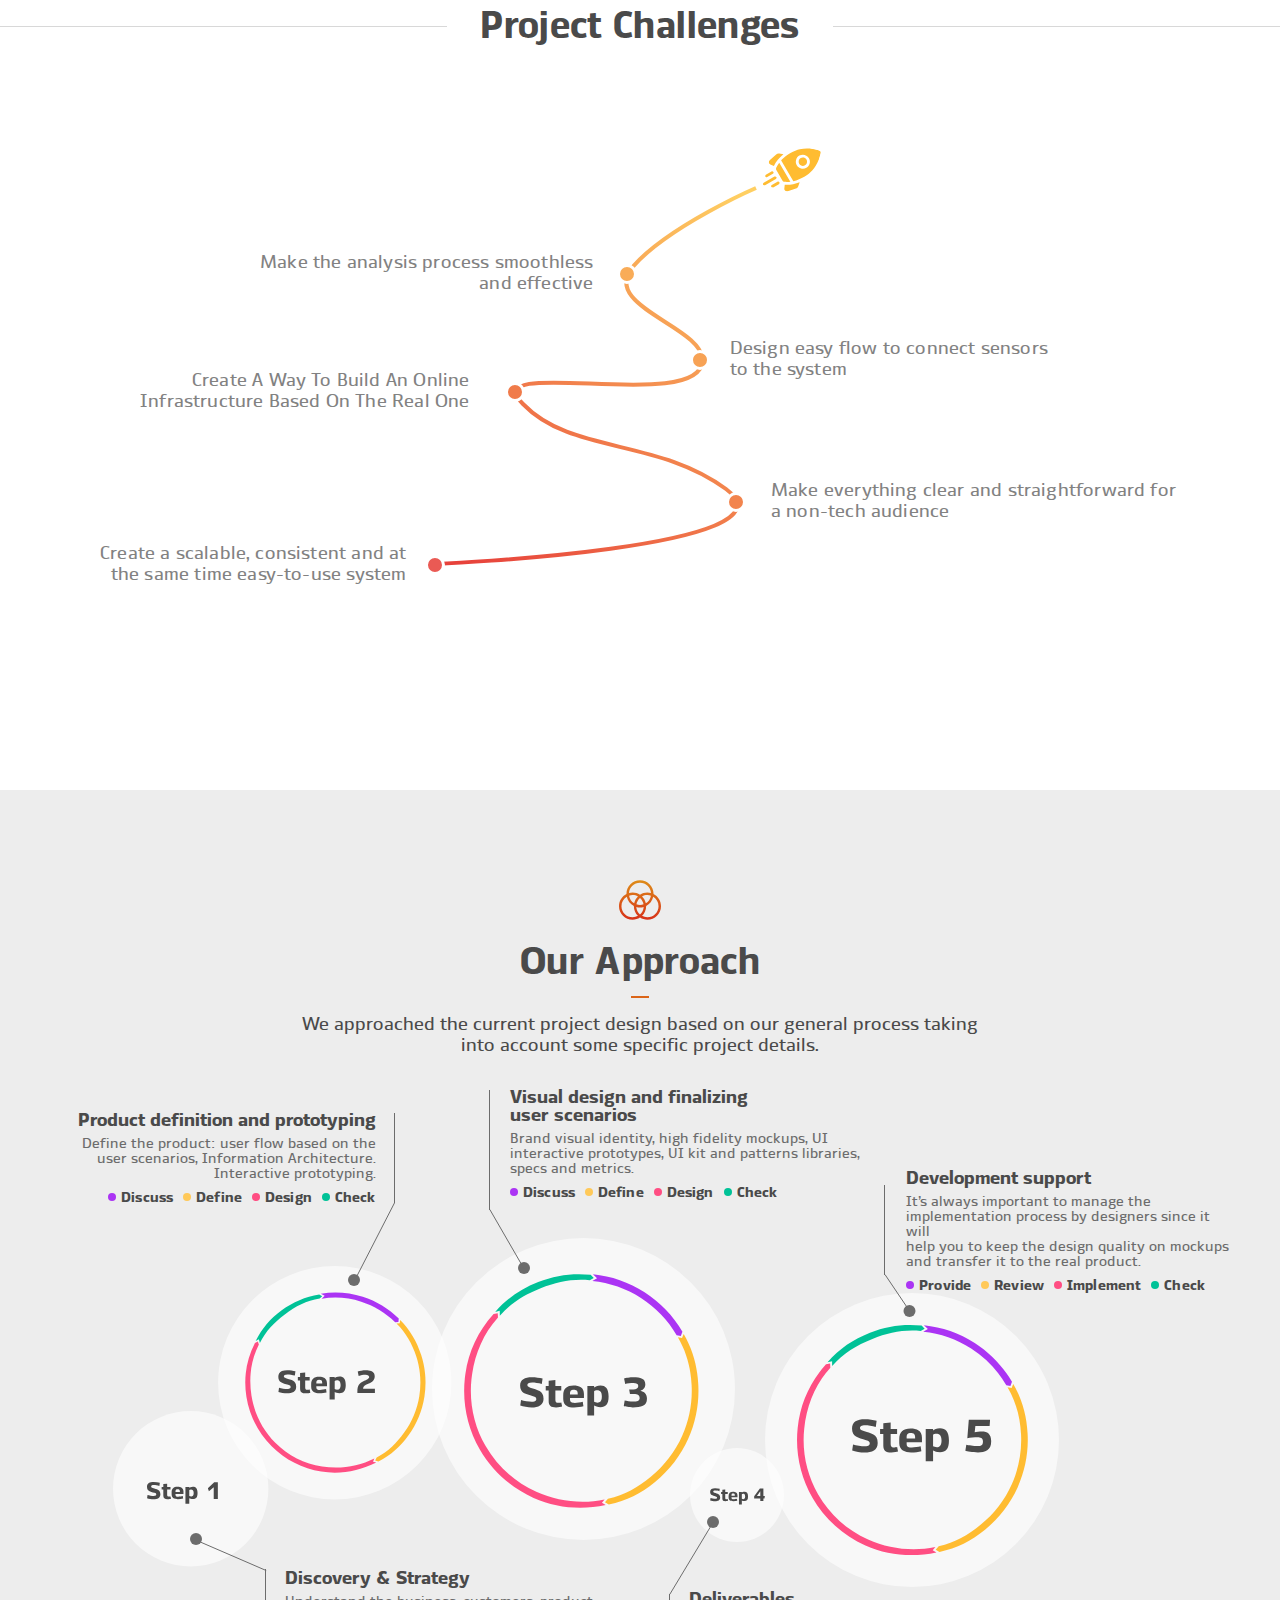
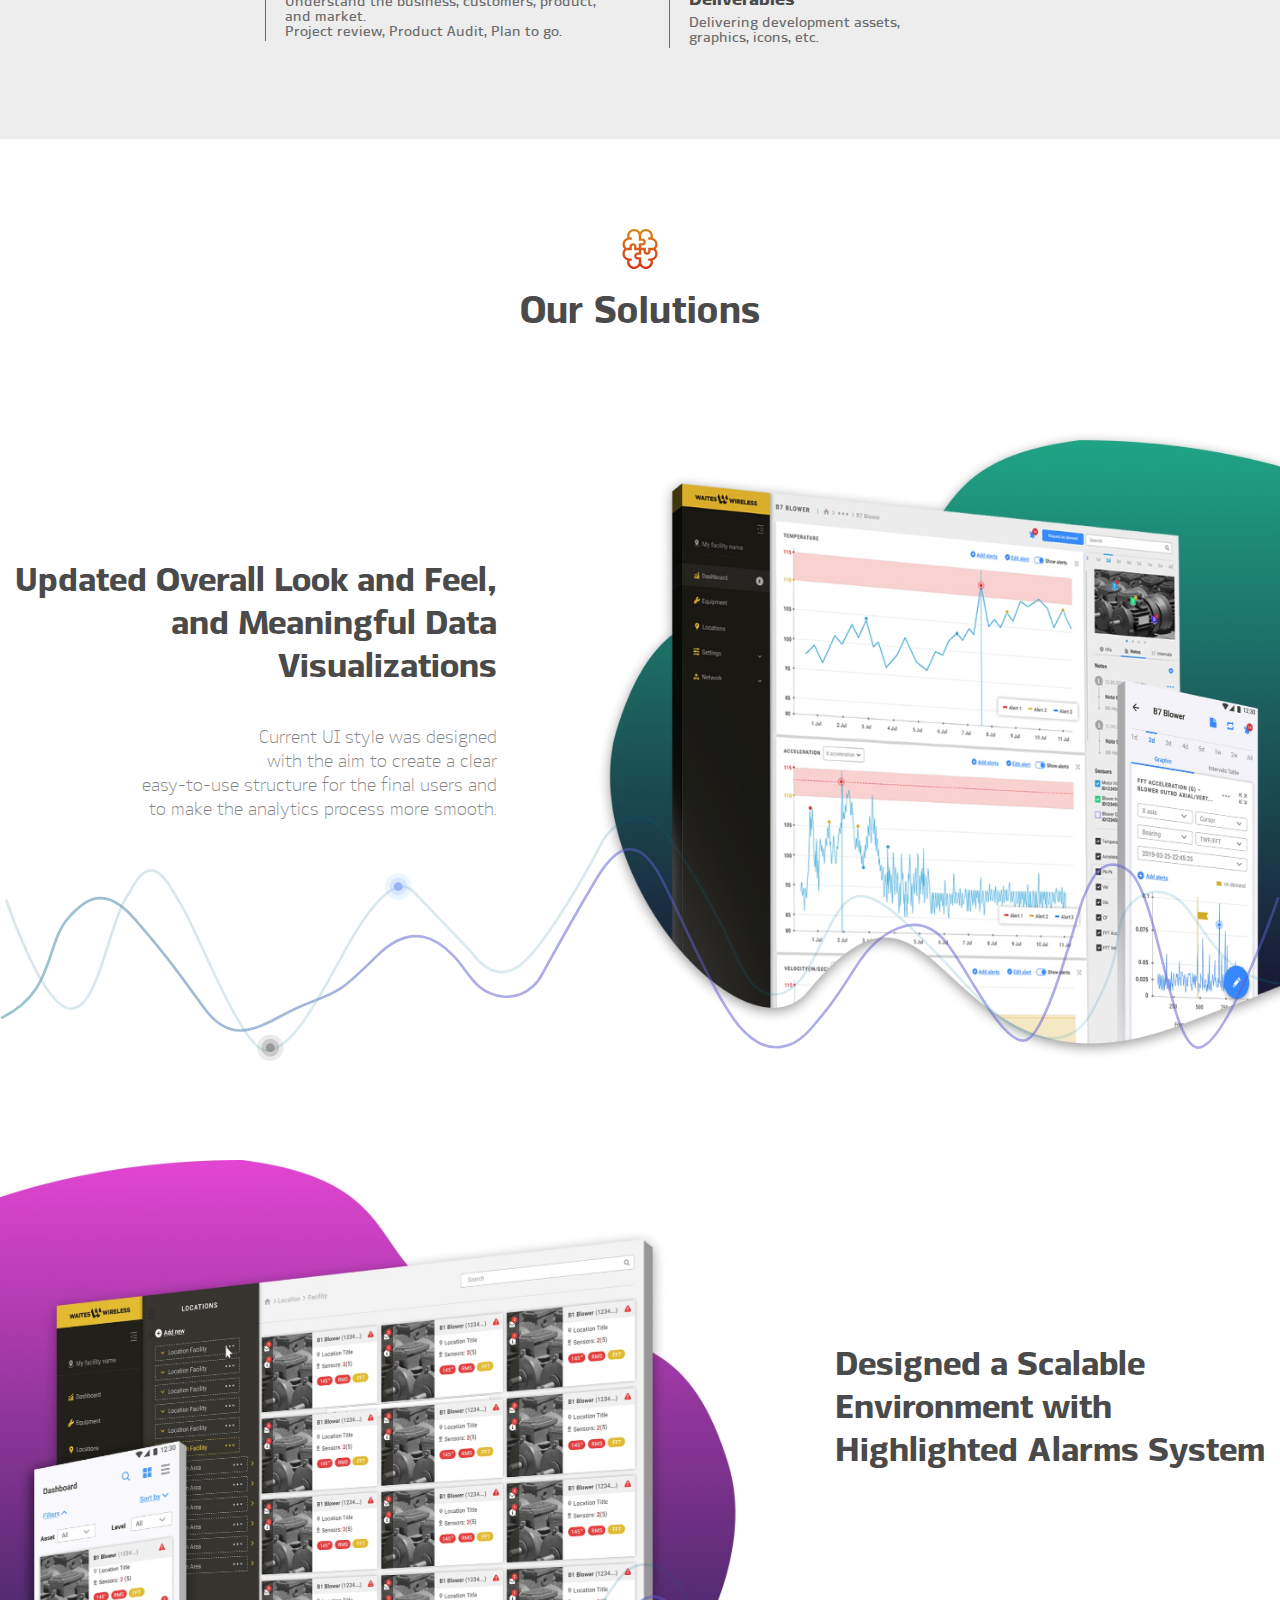
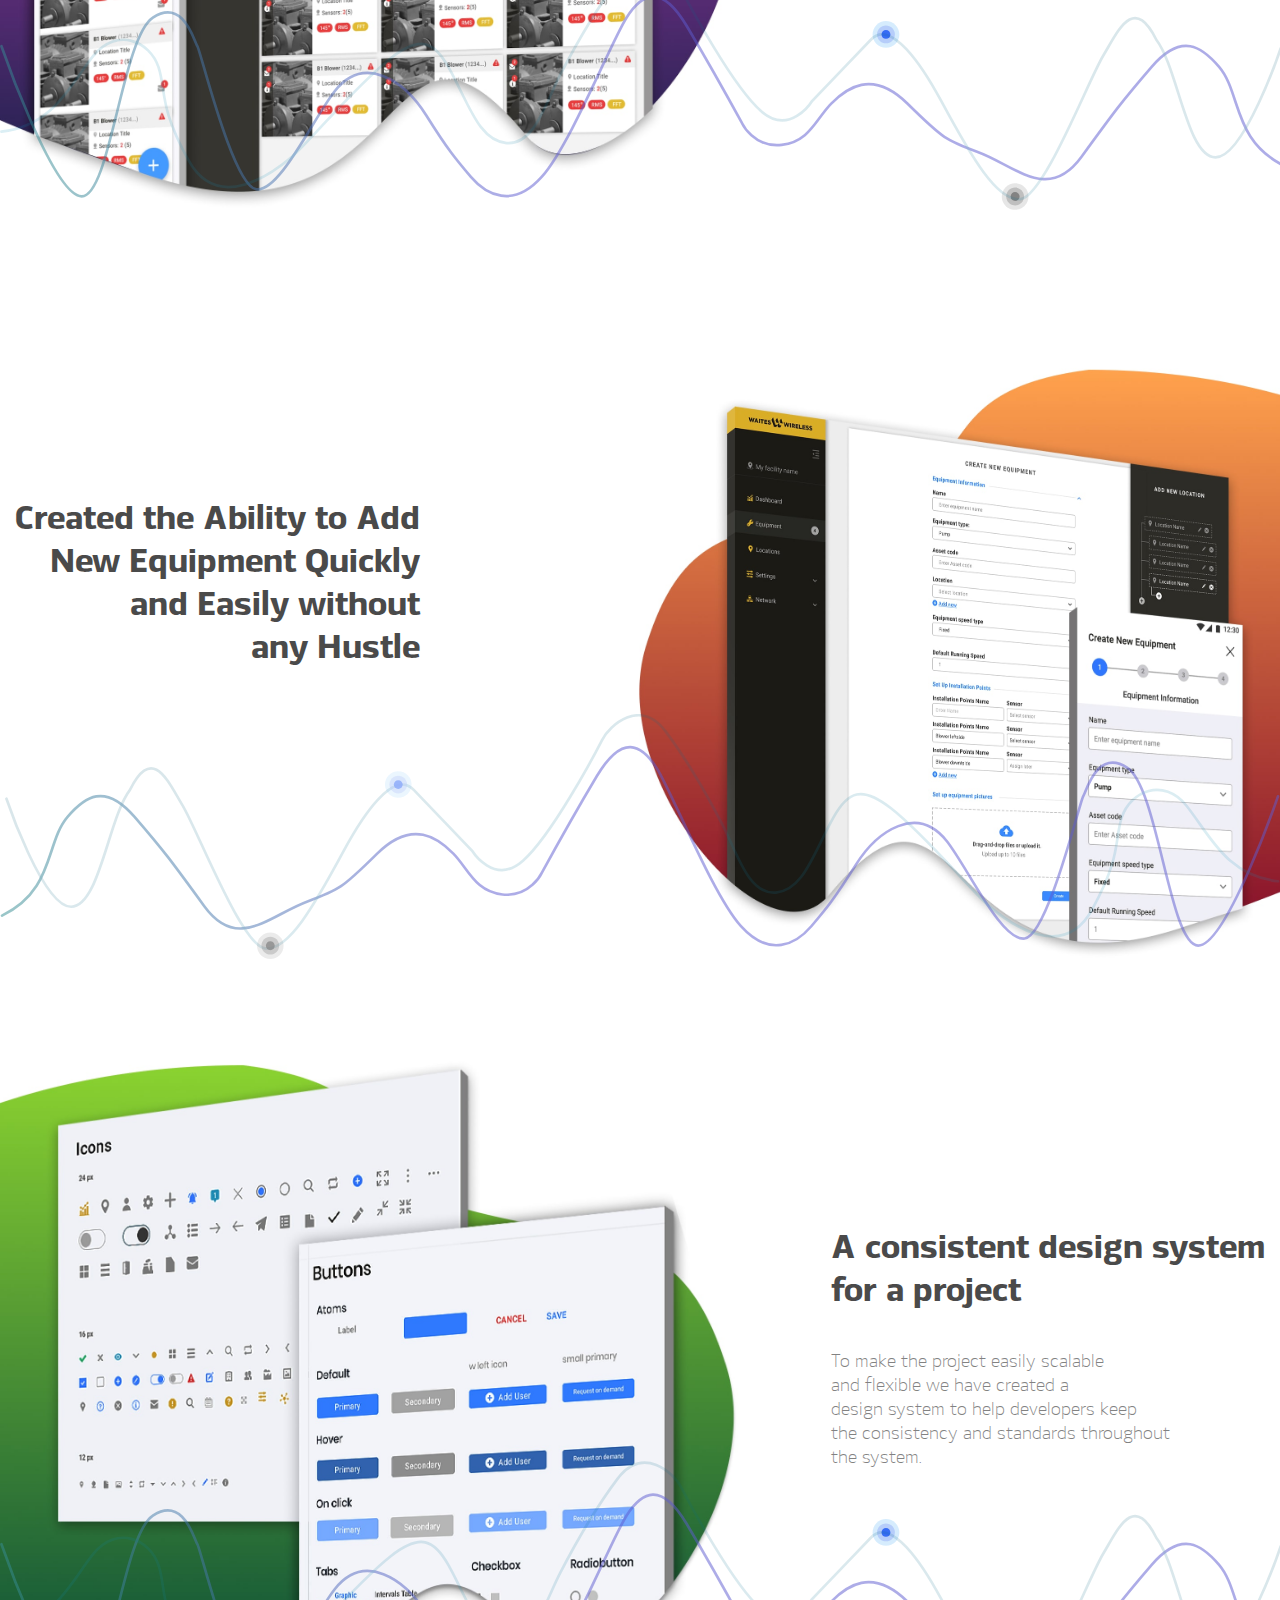
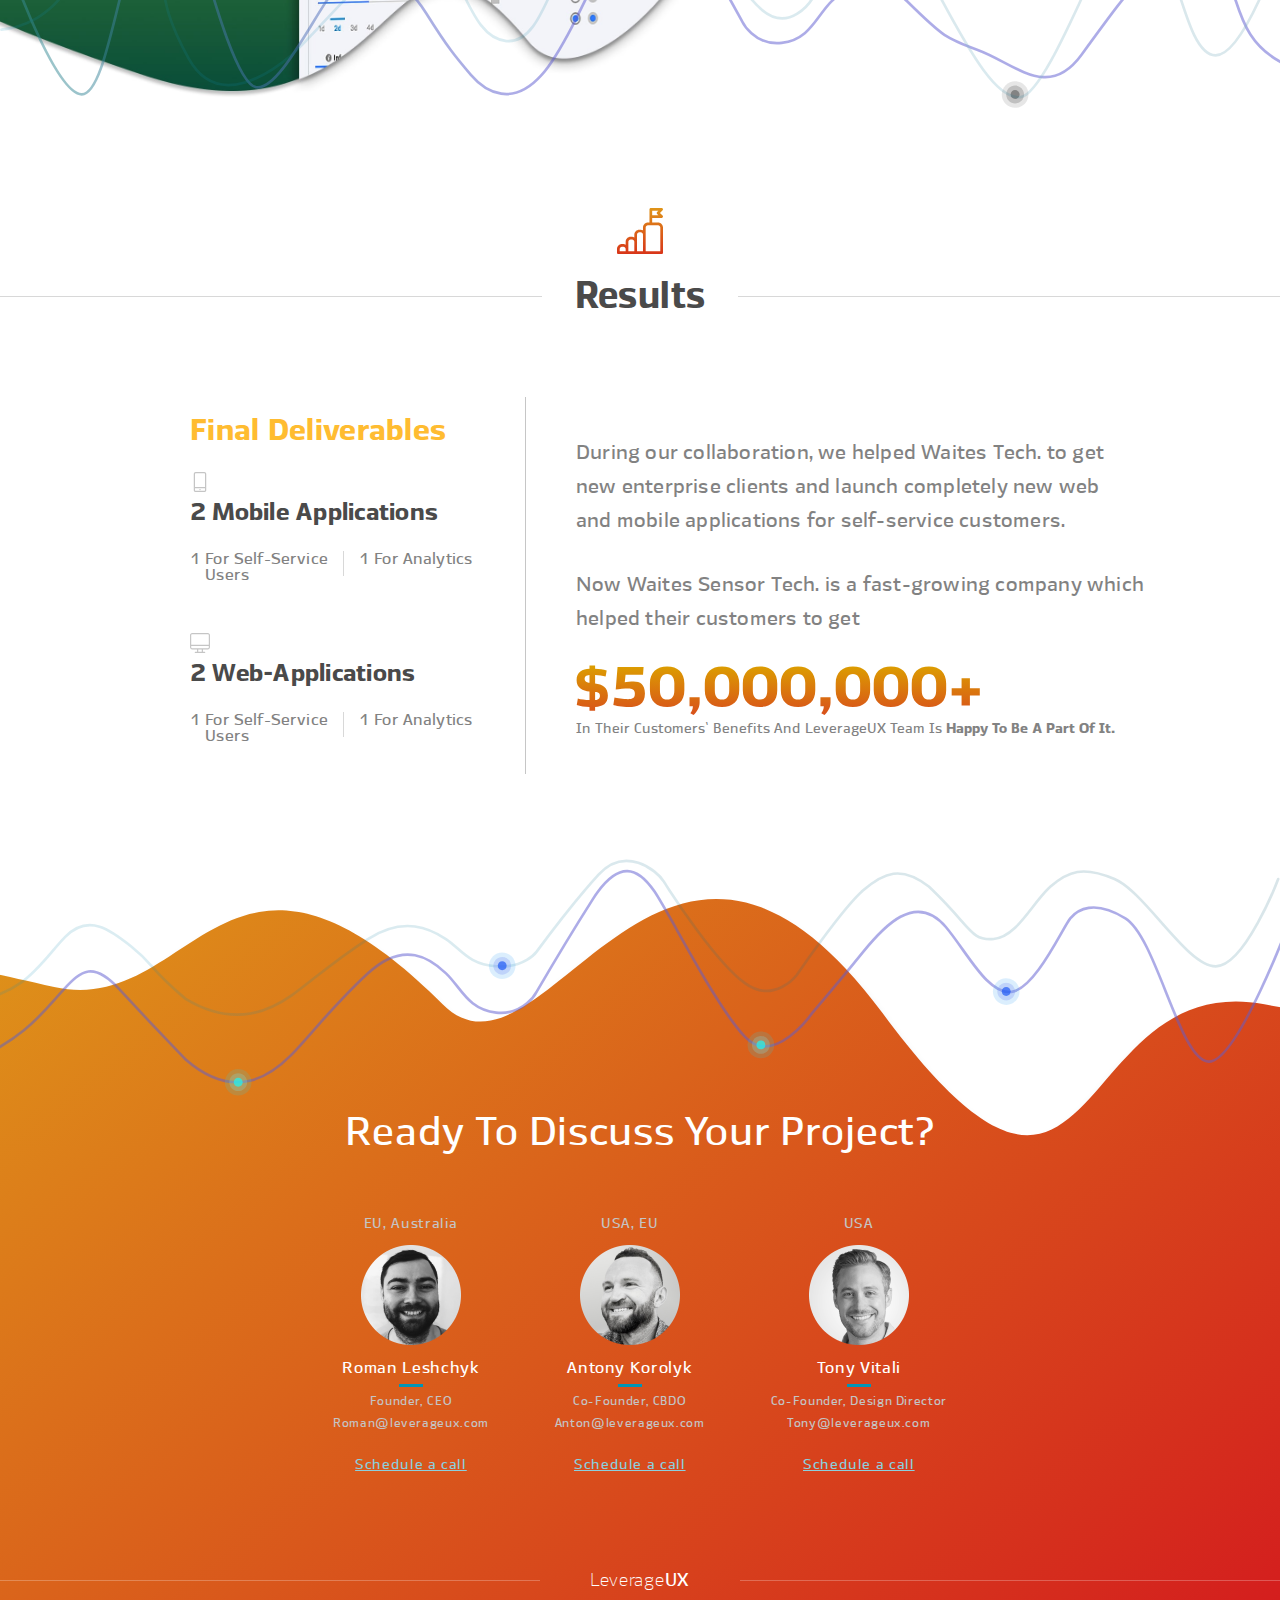
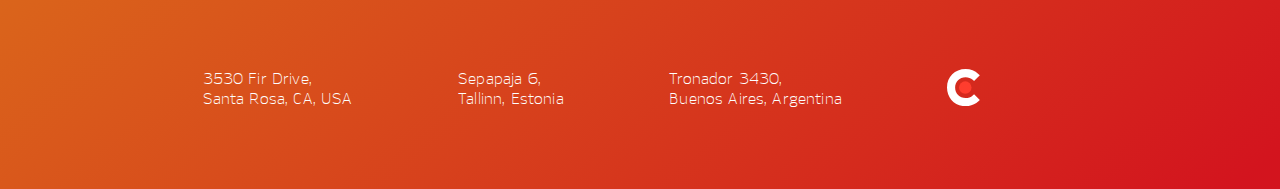
<file: waites-showcase.html>
<!DOCTYPE html>
<html lang=en>
	<head>
		<meta name="robots" content="noindex">
		<meta charset="UTF-8">
		<meta name="viewport" content="width=device-width, initial-scale=1">
		<meta name="theme-color" content="#e2b518">
		<meta name="description" content="Waites">

		<link rel="icon" href="favicon.ico" type="img/favicon.ico" />
		<link rel="stylesheet" href="https://fonts.googleapis.com/css?family=Roboto">
		<link rel="stylesheet" href="css/fonts.css">
		<link rel="stylesheet" href="css/normalize.css">
		<link rel="stylesheet" href="css/global.css">
		<link rel="stylesheet" href="css/showcases.css">
		<link rel="stylesheet" href="css/waites.css">

		<!-- Google Tag Manager -->
		<script>(function(w,d,s,l,i){w[l]=w[l]||[];w[l].push({'gtm.start':
			new Date().getTime(),event:'gtm.js'});var f=d.getElementsByTagName(s)[0],
			j=d.createElement(s),dl=l!='dataLayer'?'&l='+l:'';j.async=true;j.src=
			'https://www.googletagmanager.com/gtm.js?id='+i+dl;f.parentNode.insertBefore(j,f);
			})(window,document,'script','dataLayer','GTM-M9BMCH3');</script>
		<!-- End Google Tag Manager -->

		<script src="https://ajax.googleapis.com/ajax/libs/jquery/3.4.1/jquery.min.js"></script>
		<script> 
			$(function(){
			  $("#includedFooter").load("footer.html"); 
			});
		</script>
		<script src="js/main.js"></script>
		<script type="text/javascript" src="https://widget.clutch.co/static/js/widget.js"></script>
		<script src="js/events.js"></script>
		
		<title>Waites</title>
	</head>
	<body class="showcase waites__page">
		<!-- Google Tag Manager (noscript) -->
		<noscript><iframe src="https://www.googletagmanager.com/ns.html?id=GTM-M9BMCH3"
			height="0" width="0" style="display:none;visibility:hidden"></iframe></noscript>
		<!-- End Google Tag Manager (noscript) -->

		<header class="header animated">
			<div class="header__container">
				<div class="header__block header__block_logo">
					<a class="header__logo animated" href="./">
						Leverage
						<span>
							<svg width="26" height="14" viewBox="0 0 26 14" fill="none" xmlns="http://www.w3.org/2000/svg">
								<path d="M8.07903 0.400024H10.941V8.50002C10.941 10.084 10.509 11.26 9.64503 12.028C8.78103 12.796 7.55703 13.18 5.97303 13.18C4.20903 13.18 2.88303 12.802 1.99503 12.046C1.11903 11.29 0.68103 10.108 0.68103 8.50002V0.400024H3.88503V8.68003C3.88503 9.42403 4.06503 9.96402 4.42503 10.3C4.78503 10.636 5.33703 10.804 6.08103 10.804C6.81303 10.804 7.32903 10.642 7.62903 10.318C7.92903 9.99402 8.07903 9.44803 8.07903 8.68003V0.400024ZM16.8008 0.400024L19.1408 5.08002L21.4988 0.400024H25.045L21.4268 6.52002L25.045 13H21.1028L19.1408 7.61802L16.4048 13H12.8768L16.6748 6.52002L12.8768 0.400024H16.8008Z" fill="#FFD43D"/>
								<path fill-rule="evenodd" clip-rule="evenodd" d="M10.9261 0.300049H8.05962V6.42962H10.9261V0.300049ZM3.85902 6.42962V0.300049H0.650024V6.42962H3.85902Z" fill="#44BCFF"/>
								<path fill-rule="evenodd" clip-rule="evenodd" d="M19.1387 4.98737L16.7951 0.300049H12.8649L16.6689 6.42962H21.4283L25.052 0.300049H21.5004L19.1387 4.98737Z" fill="#44BCFF"/>
							</svg>
						</span>
					</a>
					<div id="btn_om" class="header__btn_om">
						<span></span><span></span><span></span>
					</div>
				</div>
				<div class="header__block header__block_menu">
	    		<nav id="menu" class="header__menu">
	    			<div class="menu__btn_back">
	    				<svg class="btn__back" width="32" height="20" viewBox="0 0 32 20" xmlns="http://www.w3.org/2000/svg">
							<path d="M1.38527 8.61473H27.2708L21.0941 2.43768C20.553 1.89688 20.553 1.01961 21.0941 0.478895C21.6352 -0.0622196 22.5125 -0.0622196 23.0528 0.478895L31.5942 9.02041C32.1353 9.56121 32.1353 10.4386 31.5942 10.9792L23.0528 19.5211C22.7823 19.7917 22.4279 19.9269 22.0735 19.9269C21.7191 19.9269 21.3646 19.7917 21.0941 19.5211C20.553 18.9803 20.553 18.103 21.0941 17.5624L27.2708 11.385H1.38527C0.620314 11.385 0 10.7648 0 9.99984C0 9.23489 0.620234 8.61473 1.38527 8.61473Z"/>
						</svg>
	    			</div>
	  				<div class="header__menu_link active">
	    				<img class="menu__link_img" src="./img/port.svg" alt="portfolio">
	    				<a href="./portfolio.html">Portfolio</a>
	    				<div class="link__line active"></div>
	    			</div>
	    			<div class="header__menu_link">
	    				<img class="menu__link_img" src="./img/des.svg" alt="design">
	    				<a href="./design-process.html">Design Process</a>
	    				<div class="link__line"></div>
	    			</div>
	    			<div class="header__menu_link">
	    				<img class="menu__link_img" src="./img/pric.svg" alt="pricing">
	    				<a href="./pricing.html">Pricing</a>
	    				<div class="link__line"></div>
	    			</div>
	    			<div class="header__menu_link">
	    				<img class="menu__link_img" src="./img/about.svg" alt="about">
	    				<a href="./about.html">About Us</a>
	    				<div class="link__line"></div>
	    			</div>
	    			<div class="header__menu_line"></div>
	    		</nav>
				</div>
				<a id="btn_ep" href="https://calendly.com/leverageux/intro" class="btn header__btn_ep" target=_blank>Get in touch</a>
	  		<div class="menu__back"></div>
  		</div>
		</header>
		
		<main class="content">
			<section class="content__section section__hero">
				<div class="hero__info">
					<h1 class="hero__title"><img src="./img/showcases/waites/logo.svg" alt="Waites"></h1>
					<p class="hero__descr">How we helped Waites to design a<br> modern, easy-to-use condition<br> monitoring system</p>
				</div>
				<div class="hero__lines"></div>
			</section>

			<section class="content__section section__summary">
				<div class="showcase__title">
					<img src="./img/showcases/waites/summary.svg" alt="summary">
					<h2>Summary</h2>
				</div>
				<div class="summary__container">
					<div class="summary__block summary__block-info">
						<h4>Scope</h4>
						<p>UI/UX Design, Web Apps Design, <br>Data Visualization</p>
						<h4>Timeline</h4>
						<p>1+ year</p>
						<h4>Budget</h4>
						<p>$100k+</p>
						<h4>Interested?</h4>
						<a href="https://calendly.com/leverageux/intro" target=_blank id="link_calend_waites">Discuss Project</a>
					</div>
					<div class="summary__block summary__block-descr">
						<img src="./img/showcases/waites/sum_descr.svg" alt="icon">
						<p>Waites is a leading provider of wireless, <br>mesh-networked, <b>"Internet of Things" <br>(IoT)</b> sensors for industrial environments. <br>Their cost-effective, plug-and-play <br>products empower plants of all sizes to <br>conduct predictive and preventative <br>maintenance on mission-critical and <br>secondary equipment resulting in <br>maximized uptime.</p>
					</div>
				</div>
			</section>

			<section class="content__section section__comment">
				<img src="./img/showcases/mark_1.svg" alt="mark_1">
				<div class="comment">
					Your plant has rotating equipment. You know you should be doing more frequent condition <br>monitoring, but there are only so many people and not enough time to do it. In the past, it has been <br>far too expensive to monitor anything but your most critical equipment. Waites provides a <br>comprehensive solution to combat these challenges.
				</div>
				<img src="./img/showcases/mark_2.svg" alt="mark_2">
				<div class="comment__lines"></div>
			</section>

			<section class="content__section section__goals">
				<img src="./img/showcases/waites/goals.svg" alt="goals">
				<div class="goals__container">
					<div class="goals__block goals__block-project">
						<h3>Project goals</h3>
						<p class="goal goal_1">Design a scalable (1,000+ sensors) <br>environment</p>
						<p class="goal goal_2">Present data to the customer via simple, <br>easy-to-use, web & mobile interface</p>
						<p class="goal goal_3">Create data visualizations so the customers <br>can easily view data trends</p>
						<p class="goal goal_4">Allow the user to set alarms and notify <br>them when the data trigger arrived</p>
						<p class="goal goal_5">Allow the user to easily add equipment and <br>create a map of locations through <br>the web & mobile interface</p>
						<p class="goal goal_6">Create a consistent design system <br>for a project</p>
					</div>
					<div class="goals__block goals__block-business">
						<h3>Business Goals</h3>
						<p class="goal goal_1">Retain the current users by simplifying <br>the User Experience</p>
						<p class="goal goal_2">To convince new customers by demonstrating <br>an easy-to-use conditional monitoring system <br>for their equipment</p>
						<p class="goal goal_3">Attract new enterprise customers by <br>improving data visualization for data-driven dashboards</p>
					</div>
				</div>
			</section>

			<section class="content__section section__challenges">
				<div class="showcase__title showcase__title-line">
					<img src="./img/showcases/waites/challenges.svg" alt="challenges">
					<h2>Project Challenges</h2>
					<div class="title__line"></div>
				</div>
				<div class="challenges__container">
					<img class="rocket" src="./img/showcases/waites/rocket.svg" alt="rocket">
					<p class="challenge challenge__left challenge_1">Create a scalable, consistent and at <br>the same time easy-to-use system</p>
					<p class="challenge challenge__right challenge_2">Make everything clear and straightforward for <br>a non-tech audience</p>
					<p class="challenge challenge__left challenge_3">Create A Way To Build An Online <br>Infrastructure Based On The Real One</p>
					<p class="challenge challenge__right challenge_4">Design easy flow to connect sensors <br>to the system</p>
					<p class="challenge challenge__left challenge_5">Make the analysis process smoothless <br>and effective</p>
				</div>
			</section>

			<section class="content__section section__approach">
				<div class="showcase__title">
					<img src="./img/showcases/waites/approach.svg" alt="approach">
					<h2>Our Approach</h2>
					<div class="title__line-approach"></div>
					<p class="approach__descr">We approached the current project design based on our general process taking <br>into account some specific project details.</p>
				</div>
				<div class="approach__container">
					<div class="approach__steps">	
						<img class="steps__img" src="./img/showcases/waites/steps.svg" alt="steps">
						<div class="approach__steps_descr">
							<div class="approach__steps_block step_1">
								<div class="step__block">
									<h3 class="step__title"><span class="step__number">1. </span>Discovery &amp; Strategy</h3>
									<p class="step_descr">Understand the business, customers, product, <br>and market. <br>Project review, Product Audit, Plan to go.</p>
								</div>
							</div>
							<div class="approach__steps_block step_2">
								<div class="step__block">
									<h3 class="step__title"><span class="step__number">2. </span>Product definition and prototyping</h3>
									<p class="step_descr">Define the product: user flow based on the <br>user scenarios, Information Architecture. <br>Interactive prototyping.</p>
									<div class="step_tegs">
										<span class="teg purple">Discuss</span>
										<span class="teg yellow">Define</span>
										<span class="teg pink">Design</span>
										<span class="teg green">Check</span>
									</div>
								</div>
							</div>
							<div class="approach__steps_block step_3">
								<div class="step__block">
									<h3 class="step__title"><span class="step__number">3. </span>Visual design and finalizing <br>user scenarios</h3>
									<p class="step_descr">Brand visual identity, high fidelity mockups, UI <br>interactive prototypes, UI kit and patterns libraries, <br>specs and metrics.</p>
									<div class="step_tegs">
										<span class="teg purple">Discuss</span>
										<span class="teg yellow">Define</span>
										<span class="teg pink">Design</span>
										<span class="teg green">Check</span>
									</div>
								</div>
							</div>
							<div class="approach__steps_block step_4">
								<div class="step__block">
									<h3 class="step__title"><span class="step__number">4. </span>Deliverables</h3>
									<p class="step_descr">Delivering development assets, <br>graphics, icons, etc.</p>
								</div>
							</div>
							<div class="approach__steps_block step_5">
								<div class="step__block">
									<h3 class="step__title"><span class="step__number">5. </span>Development support</h3>
									<p class="step_descr">It’s always important to manage the <br>implementation process by designers since it will <br>help you to keep the design quality on mockups <br>and transfer it to the real product.</p>
									<div class="step_tegs">
										<span class="teg purple">Provide</span>
										<span class="teg yellow">Review</span>
										<span class="teg pink">Implement</span>
										<span class="teg green">Check</span>
									</div>
								</div>
							</div>
						</div>
					</div>
				</div>	
			</section>

			<div class="showcase__title">
				<img src="./img/showcases/waites/solutions.svg" alt="solutions">
				<h2>Our solutions</h2>
			</div>
			<section class="content__section section__board section__board-right section__updated">
				<div class="section__container section__container_img"></div>
				<div class="section__container section__container_text">
					<h3 class="section__title">Updated Overall Look and Feel,<br> and Meaningful Data<br> Visualizations</h3>
					<p class="section__description">Current UI style was designed<br> with the aim to create a clear <br>easy-to-use structure for the final users and<br> to make the analytics process more smooth.
					</p>				
				</div>
				<div class="img__block img__lines"></div>
			</section>

			<section class="content__section section__board section__board-left section__alarms">
				<div class="section__container section__container_img"></div>
				<div class="section__container section__container_text">
					<h3 class="section__title">Designed a Scalable<br> Environment with<br> Highlighted Alarms System</h3>
				</div>
				<div class="img__block img__lines"></div>
			</section>

			<section class="content__section section__board section__board-right section__equipment">
				<div class="section__container section__container_img"></div>
				<div class="section__container section__container_text">
					<h3 class="section__title">Created the Ability to Add<br> New Equipment Quickly<br> and Easily without<br> any Hustle</h3>
				</div>
				<div class="img__block img__lines"></div>
			</section>

			<section class="content__section section__board section__board-left section__system">
				<div class="section__container section__container_img"></div>
				<div class="section__container section__container_text">
					<h3 class="section__title">A consistent design system<br> for a project</h3>
					<p class="section__description">To make the project easily scalable<br> and flexible we have created a<br> design system to help developers keep<br> the consistency and standards throughout<br> the system.</p>
				</div>
				<div class="img__block img__lines"></div>
			</section>

			<section class="content__section section__results">
				<div class="showcase__title showcase__title-line">
					<img src="./img/showcases/waites/results.svg" alt="results">
					<h2>Results</h2>
					<div class="title__line"></div>
				</div>
				<div class="results__container">
					<div class="results__block results__block-final">
						<h3>Final Deliverables</h3>
						<img src="./img/showcases/results__mob.svg" alt="icon">
						<h4>2 mobile applications</h4>
						<div class="applic">
							<span>1&nbsp;</span>
							<span>for self-service <br>users</span>
							<div></div>
							<span>1 for analytics</span>
						</div>
						<img class="results__desk" src="./img/showcases/results__desk.svg" alt="icon">
						<h4>2 web-applications</h4>
						<div class="applic">
							<span>1&nbsp;</span>
							<span>for self-service <br>users</span>
							<div></div>
							<span>1 for analytics</span>
						</div>
					</div>
					<div class="results__block results__block-descr">
						<p>During our collaboration, we helped Waites Tech. to get <br>new enterprise clients and launch completely new web <br>and mobile applications for self-service customers.</p>
						<p>Now Waites Sensor Tech. is a fast-growing company which <br>helped their customers to get</p>
						<img src="./img/showcases/waites/price.svg" alt="price">
						<span>In their customers` benefits and LeverageUX team is <b>happy to be a part of it.</b></span>
					</div>
				</div>
			</section>	
		</main>

		<footer class="footer" id="includedFooter"></footer>
		
		<a href="#" class="scrollup"></span></a>
		<script>
			function sendEventEmailFirst() {
				dataLayer.push({
					'eventCategory': 'contact',
					'eventAction': 'click', 
					'eventLabel': 'email - Roman Leshchyk',
					'event': 'autoEvent',
				});
			}
			function sendEventEmailSecond() {
				dataLayer.push({
					'eventCategory': 'contact',
					'eventAction': 'click', 
					'eventLabel': 'email - Anton Korolyk',
					'event': 'autoEvent',
				});
			}
			function sendEventEmailThird() {
				dataLayer.push({
					'eventCategory': 'contact',
					'eventAction': 'click', 
					'eventLabel': 'email - Tony Vitali',
					'event': 'autoEvent',
				});
			}
		</script>
	</body>
	
</html>
</file>
<file: css/fonts.css>
@font-face{
font-family: 'Ekibastuz';
src: url('../fonts/ekibastuz_regular.eot');
src: url('../fonts/ekibastuz_regular.eot?iefix') format('eot'),
url('../fonts/ekibastuz_regular.woff') format('woff'),
url('../fonts/ekibastuz_regular.ttf') format('truetype'),
url('../fonts/ekibastuz_regular.svg#webfont') format('svg');
font-weight: normal;
font-style: normal;
}

@font-face{
font-family: 'Ekibastuz';
src: url('../fonts/ekibastuz_light.eot');
src: url('../fonts/ekibastuz_light?iefix') format('eot'),
url('../fonts/ekibastuz_light.woff') format('woff'),
url('../fonts/ekibastuz_light.ttf') format('truetype'),
url('../fonts/ekibastuz_light.svg#webfont') format('svg');
font-weight: lighter;
font-style: normal;
}

@font-face{
font-family: 'Ekibastuz';
src: url('../fonts/ekibastuz_bold.eot');
src: url('../fonts/ekibastuz_bold.eot?iefix') format('eot'),
url('../fonts/ekibastuz_bold.woff') format('woff'),
url('../fonts/ekibastuz_bold.ttf') format('truetype'),
url('../fonts/ekibastuz_bold.svg#webfont') format('svg');
font-weight: bold;
font-style: normal;
}

@font-face{
font-family: 'EkibastuzBlack';
src: url('../fonts/ekibastuz_black.eot');
src: url('../fonts/ekibastuz_black.eot?iefix') format('eot'),
url('../fonts/ekibastuz_black.woff') format('woff'),
url('../fonts/ekibastuz_black.ttf') format('truetype'),
url('../fonts/ekibastuz_black.svg#webfont') format('svg');
font-weight: normal;
font-style: normal;
}

@font-face{
font-family: 'EkibastuzBlack';
src: url('../fonts/ekibastuz_heavy.eot');
src: url('../fonts/ekibastuz_heavy.eot?iefix') format('eot'),
url('../fonts/ekibastuz_heavy.woff') format('woff'),
url('../fonts/ekibastuz_heavy.ttf') format('truetype'),
url('../fonts/ekibastuz_heavy.svg#webfont') format('svg');
font-weight: bold;
font-style: normal;
}

@font-face{
font-family: 'Elephant';
src: url('../fonts/elephant.ttf'),
url('../fonts/elephant.ttf') format('truetype');
font-weight: normal;
font-style: normal;
}
</file>
<file: css/global.css>
* {
  position: 0px;
  margin: 0;
  padding: 0;
  border: 0;
  outline: 0;
}
html, body {
  width: 100%;
  height: 100%;
}
body {
  background: #fff;
  font-size: 100%;
  font-family: 'Ekibastuz', 'Roboto',sans-serif;
  font-weight: normal;
  font-style: normal;
  cursor: default;
  overflow-x: hidden;
}
a {
  -webkit-user-select: none;
  -moz-user-select:    none;
  -ms-user-select:     none;
  user-select:         none;
  -webkit-appearance: none;
  -moz-appearance:    none;
  appearance:         none;
  -webkit-tap-highlight-color: transparent;
}
.menu__back {
  display: none;
  content: ' ';
  position: fixed;
  z-index: 100;
  top: 0;
  left: 0;
  bottom: 0;
  right: 0;
  background-color: rgba(0,0,0,0.5);
}
.menu__back.active{
  display: block;
}
.header {
  position: absolute;
  top: 0;
  left: 0;
  right: 0;
  z-index: 9999;
  display: flex;
}
.header__container {
  display: flex;
  align-items: flex-end;
  width: calc(100% - 213px);
  max-width: 1920px;
  margin: 0 auto;
  padding: 0 63px 0 150px;
  overflow: hidden;
}
.header__block_logo {
  position: relative;
  display: flex;
  justify-content: space-between;
  align-items: flex-end;
  margin-right: auto;
}
.header__logo {
  display: flex;
  font-size: 18px;
  line-height: 20px;
  letter-spacing: 0.04em;
  color: #A6A6A6;
  cursor: pointer;
  text-decoration: none;
}
.header__logo span {
  display: inline-block;
  margin-left: 1px;
  margin-top: 1px;
  color: #00A2B8;
  font-weight: bold;
  transition: all 0.8s ease;
}
.header__logo:hover span {
  transition: all 0.8s ease;
  -moz-transform: rotateX(360deg);
  -ms-transform: rotateX(360deg);
  -webkit-transform: rotateX(360deg);
  -o-transform: rotateX(360deg);
  transform: rotateX(360deg);
}
.header.animated .header__logo span {
  animation: rotateUXheader 1.5s ease;
}
@keyframes rotateUXheader {
  0% {
    -moz-transform: rotateX(540deg);
    -ms-transform: rotateX(540deg);
    -webkit-transform: rotateX(540deg);
    -o-transform: rotateX(540deg);
    transform: rotateX(540deg);
  }
  100% {
    -moz-transform: rotateX(0deg);
    -ms-transform: rotateX(0deg);
    -webkit-transform: rotateX(0deg);
    -o-transform: rotateX(0deg);
    transform: rotateX(0deg);
  }
}
.btn {
  justify-content: center;
  align-items: center;
  font-family: 'Ekibastuz';
  font-weight: 900;
  font-size: 14px;
  line-height: 14px;
  letter-spacing: 0.12em;
  background: #00A2B8;
  border-radius: 20px;
  text-transform: uppercase;
  text-decoration: none;
  color: #fff;
  cursor: pointer;
  -webkit-user-select: none;
  -moz-user-select:    none;
  -ms-user-select:     none;
  user-select:         none;
  -webkit-appearance: none;
  -moz-appearance:    none;
  appearance:         none;
  -webkit-tap-highlight-color: transparent;
}
.btn:hover {
  background: #fff;
  color: #00A2B8;
}
.btn:active {
  background: #00A2B8;
  color: #fff;
}
.header__btn_ep {
  display: inline-flex;
  font-family: 'Ekibastuz';
  font-weight: 900;
  width: 230px;
  height: 32px;
  background: transparent;
  border: 1px solid #00A2B8;
  border-radius: 20px;
  color: #00A2B8;
  margin-left: 33px;
}
.header__btn_om {
  display: none;
  flex-direction: column;
  justify-content: center;
  align-items: center;
  padding: 15px;
  cursor: pointer;
  -webkit-user-select: none;
  -moz-user-select:    none;
  -ms-user-select:     none;
  user-select:         none;
  -webkit-appearance: none;
  -moz-appearance:    none;
  appearance:         none;
  -webkit-tap-highlight-color: transparent;
}
.header__btn_om:hover span {
  background: #00A2B8;
}
.header__btn_om span{
  display: inline-block;
  width: 24px;
  height: 3px;
  background: #6C6C6C;
  border-radius: 2px;
  margin-bottom: 5px;
}
.header__btn_om span:last-child {
  margin-bottom: 0;
}
.header.scrolled .header__btn_om span {
  background: #fff;
}
.header.scrolled .header__btn_om:hover span {
  background: #00A2B8;
}
.header__menu {
  position: relative;
  display: flex;
  width: max-content;
  margin-left: auto;
}
.header__block_menu {
  overflow: hidden;
}
.header__menu_line {
  display: block;
  position: absolute;
  bottom: 0;
  width: 100%;
  height: 2px;
  background: linear-gradient(147.42deg, #e3bafc 10.26%, #b1dce6 115.14%);
  -moz-transform: rotate(-180deg);
  -ms-transform: rotate(-180deg);
  -webkit-transform: rotate(-180deg);
  -o-transform: rotate(-180deg);
  transform: rotate(-180deg);
}
.header.animated .header__menu_line{
  animation: moveLine 1s 1 linear;
}
@keyframes moveLine {
  0% {
    left: calc(100% + 63px);
  }
  100% {
    left: calc(0% + 63px);
  }
}
.menu__btn_back, .menu__link_img {
  display: none;
}
.header__menu_link {
  position: relative;
}
.header__menu_link a {
  display: flex;
  justify-content: center;
  align-items: flex-end;
  white-space: nowrap;
  color: #A6A6A6;
  font-weight: bold;
  font-size: 14px;
  line-height: 14px;
  letter-spacing: 0.04em;
  text-decoration: none;
  cursor: pointer;
  -webkit-user-select: none;
  -moz-user-select:    none;
  -ms-user-select:     none;
  user-select:         none;
  -webkit-appearance: none;
  -moz-appearance:    none;
  appearance:         none;
  -webkit-tap-highlight-color: transparent;
  padding-left: 2em;
  padding-right: 2em;
  padding-bottom: 10px;
  height: 57.5px;
}
.header__menu_link.active a {
  color: #00A2B8;
  font-weight: normal;
  font-family: EkibastuzBlack;
}
.link__line {
  display: none;
  position: absolute;
  bottom: 0;
  left: 0;
  width: 100%;
  height: 3px;
  background: #00A2B8;
  z-index: 9;
}
.link__line.active {
  display: block;
  animation: activeLine 1.1s 1 ease;
}
@keyframes activeLine {
  0% {
    opacity: 0;
  }
  99% {
    opacity: 0;
  }
  100% {
    opacity: 100%;
  }
}
.header__menu_link a:hover {
  color: #00A2B8;
}
.header__menu_link a:active {
  color: #00A2B8;
}

.header.scrolled {
  position: fixed;
  background: #f9f9f9;
  box-shadow: 0px 4px 4px rgba(0, 0, 0, 0.18);
}
.header.scrolled .header__menu_link a {
  height: 52px;
  padding-bottom: 0;
  align-items: center;
}
.header.scrolled .header__block_logo {
  align-items: center;
  width: 100%;
  max-width: 245px;
  height: 100%;
}
.header.scrolled .header__menu_line {
  display: none;
}
.header.scrolled .header__block_logo:before {
  content: '';
  display: block;
  position: absolute;
  top: 0;
  bottom: 0;
  left: -150px;
  right: 0;
  background: linear-gradient(94.95deg, #0B161E 0%, #0C6571 103.53%);
  z-index: -1;
  clip-path: polygon(0 0, 100% 0, calc(100% - 20px) 100%, 0 100%);
}
.header.scrolled .header__container {
  align-items: center;
}
.header.scrolled .header__btn_ep {
  color: #fff;
  background: #00A2B8;
  box-shadow: 0px 2px 8px rgba(0, 0, 0, 0.32);
}
.header.scrolled .header__btn_ep:hover{
  opacity: 0.9;
  box-shadow: 0px 0px 12px rgba(0, 0, 0, 0.36);
}

.content {
  display: flex;
  flex-direction: column;
  justify-content: center;
  align-items: center;
}
.content__section {
  width: 100%;
  text-align: center;
}
.section__hero {
  position: relative;
  background-repeat: no-repeat;
  background-position: center bottom;
  background-size: cover;
  -o-background-size: cover;
  -webkit-background-size: cover;
  -moz-background-size: cover;
  -khtml-background-size: cover;
  margin-bottom: 90px;
}
.hero__title {
  font-family: 'EkibastuzBlack';
  font-weight: normal;
  font-size: 54px;
  line-height: 54px;
  letter-spacing: 0.01em;
  text-transform: capitalize;
  color: #00A2B8;
  margin: 0 0 18px;
}
.hero__descr {
  font-weight: bold;
  font-size: 18px;
  line-height: 28px;
  letter-spacing: 0.01em;
  color: #828282;
}
.hero__lines {
  position: absolute;
  width: 100%;
  pointer-events: none;
  background-repeat: no-repeat;
  background-position: center bottom;
  background-size: cover;
  -o-background-size: cover;
  -webkit-background-size: cover;
  -moz-background-size: cover;
  -khtml-background-size: cover;
  background-image: url(../img/hero_lines.svg);
  height: 500px;
  bottom: 0;
  z-index: 2;
}

.section__board {
  position: relative;
  overflow: hidden;
  margin-bottom: 100px;
  background: #fff;
  margin-top: -1px;
}
.section__crypt {
  z-index: 2;
}
.section__money {
  z-index: 3;
}
.section__board.animated .section__container_text {
  animation: blockOpacity 3s 1 ease;
}
.section__container_text {
  position: absolute;
  top: 0;
  max-width: 495px;
  z-index: 9;
}
.section__container_img {
  width: 100%;
  height: 650px;
  overflow: hidden;
}
.section__container_img {
  background-repeat: no-repeat;
  background-size: contain;
  -o-background-size: contain;
  -webkit-background-size: contain;
  -moz-background-size: contain;
  -khtml-background-size: contain;
}
.section__board-right .section__container_img {
  background-position: right;
}
.section__board-left .section__container_img {
  background-position: left;
}
.img__block {
  position: absolute;
  width: 100%;
  height: 100%;
  background-repeat: no-repeat;
  background-size: contain;
  -o-background-size: contain;
  -webkit-background-size: contain;
  -moz-background-size: contain;
  -khtml-background-size: contain;
}
.img__board {
  z-index: 2
}
.img__gradient {
  z-index: 1;
}
.img__lower {
  z-index: 3;
}
.section__board-right .img__block {
  background-position: right bottom;
}
.section__board-left .img__block {
  background-position: left bottom;
}
.section__board-right .img__block.img__lower {
  background-position: right 1px;
}
.section__board-left .img__block.img__lower {
  background-position: left 1px;
}
.section__board.animated .section__container_text {
  animation: blockOpacity 3s 1 ease;
}
@keyframes blockOpacity {
  0% {
    opacity: 0;
  }
  50% {
    opacity: 0;
  }
  100% {
    opacity: 1;
  }
}
.section__board.animated .img__board {
  animation: showImgBlockToTop 1.6s 1 ease;
}
@keyframes showImgBlockToTop {
  0% {
    top: 100%;
  }
  50% {
    top: 100%;
  }
  100% {
    top: 0;
  }
}
.section__board-right.animated .img__gradient,
.section__board-right.animated .img__lower {
  animation: showImgBlockToLeft 0.8s 1 ease;
}
@keyframes showImgBlockToLeft {
  0% {
    left: 100%;
  }
  100% {
    left: 0;
  }
}
.section__board-left.animated .img__gradient,
.section__board-left.animated .img__lower {
  animation: showImgBlockToRight 0.8s 1 ease;
}
@keyframes showImgBlockToRight {
  0% {
    right: 100%;
  }
  100% {
    right: 0;
  }
}
.section__real .img__board {
  background-image: url(../img/home/real_board.png);
}
.section__real .img__gradient {
  background-image: url(../img/home/real_gradient.svg);
}
.section__real .img__lower {
  background-image: url(../img/home/real_lower.png);
}
.section__crypt .img__board {
  background-image: url(../img/home/crypt_board.png);
}
.section__crypt .img__gradient {
  background-image: url(../img/home/crypt_gradient.svg);
}
.section__crypt .img__lower {
  background-image: url(../img/home/crypt_lower.png);
}
.section__money .img__board {
  background-image: url(../img/home/money_board.png);
}
.section__money .img__gradient {
  background-image: url(../img/home/money_gradient.svg);
}
.section__money .img__lower {
  background-image: url(../img/home/money_lower.png);
}
.section__real .section__container_text {
  margin-top: 100px;
}
.section__crypt .section__container_text {
  margin-top: 60px;
}
.section__money .section__container_text {
  margin-top: 140px;
}
.section__board-right .section__container_text {
  margin-left: 10%;
  text-align: right;
}
.section__board-left .section__container_text {
  right: 0;
  margin-right: 10%;
  text-align: left;
}
.section__title {
  font-size: 36px;
  line-height: 40px;
  color: #00A2B8;
  margin-bottom: 20px;
}
.section__board-right .section__title {
  text-align: right;
}
.section__board-left .section__title {
  text-align: left;
}
.section__block {
  display: flex;
  flex-wrap: wrap;
}
.section__board-right .section__block {
  justify-content: flex-end;
}
.section__block span {
  display: inline-flex;
  justify-content: center;
  align-items: center;
  font-size: 13px;
  color: #E5E3E3;
  height: 24px;
  padding: 0 15px;
  background: #4A4A4A;
  border-radius: 20px;
  margin-bottom: 7px;
}
.section__board-right .section__block span {
  margin-left: 6px;
}
.section__board-left .section__block span {
  margin-right: 6px;
}
.section__description {
  font-size: 18px;
  line-height: 21px;
  color: #696969;
  margin-top: 15px;
}
.section__board-right .section__description {
  text-align: right;
}
.section__board-left .section__description {
  text-align: left;
}
.section__crypt .section__description {
  max-width: 400px;
} 
.section__money .section__description {
  max-width: 365px;
  margin-left: auto;
}
.section__btn {
  display: inline-flex;
  justify-content: center;
  align-items: center;
  text-decoration: none;
  width: 134px;
  height: 24px;
  font-family: Ekibastuz;
  font-style: normal;
  font-weight: bold;
  font-size: 13px;
  color: #fff;
  background: #00A2B8;
  border-radius: 20px;
  cursor: pointer;
  margin-top: 20px;
  -webkit-user-select: none;
  -moz-user-select:    none;
  -ms-user-select:     none;
  user-select:         none;
  -webkit-appearance: none;
  -moz-appearance:    none;
  appearance:         none;
  -webkit-tap-highlight-color: transparent;
}
.section__btn:hover {
  box-shadow: 0 0 10px #3ddce8;
}
.img__lines {
  background-position: bottom;
  bottom: 0;
  z-index: 4;
}
.section__board-right .img__lines {
  background-image: url(../img/right_lines.svg);
}
.section__board-left .img__lines {
  background-image: url(../img/left_lines.svg);
}

.break {
  display: none;
}

.footer {
  position: relative;
  display: flex;
  flex-direction: column;
  justify-content: flex-end;
  align-items: center;
  height: 980px;
  background-image: url(../img/footer.svg);
  background-repeat: no-repeat;
  background-position: center 0;
  background-size: cover;
  -o-background-size: cover;
  -webkit-background-size: cover;
  -moz-background-size: cover;
  -khtml-background-size: cover;
}
.lines__block {
  position: absolute;
  width: 100%;
  pointer-events: none;
  background-repeat: no-repeat;
  background-position: center 0;
  background-size: contain;
  -o-background-size: contain;
  -webkit-background-size: contain;
  -moz-background-size: contain;
  -khtml-background-size: contain;
}
.footer__lines {
  height: 450px;
  background-image: url(../img/footer_lines.svg);
  top: -40px;
}
.footer__block {
  display: flex;
}
.footer__block_title {
  margin-bottom: 65px;
}
.footer__title {
  font-size: 40px;
  line-height: 40px;
  text-align: center;
  color: #fff;
  text-transform: capitalize;
}

.footer__block_feedback {
 margin-bottom: 100px;
}
.feedback__founders {
  display: flex;
}
.founder {
  display: flex;
  flex-direction: column;
  align-items: center;
  letter-spacing: 0.04em;
}
.founder__first, .founder__second {
  margin-right: 66px;
}
.founder__location {
  font-weight: bold;
  font-size: 14px;
  line-height: 14px;
  color: #C4C4C4;
  margin-bottom: 15px;
}
.founder__photo {
  width: 100px;
  height: auto;
  margin-bottom: 15px;
}
.founder__name {
  font-weight: 900;
  font-size: 16px;
  line-height: 16px;
  color: #fff;
}
.founder__name:after {
  content: '';
  display: block;
  width: 24px;
  height: 3px;
  background: #0195B6;
  margin: 8px auto;
}
.founder__position {
  font-weight: bold;
  font-size: 12px;
  line-height: 12px;
  color: #C4C4C4;
  margin-bottom: 10px;
}
.founder__email {
  font-weight: bold;
  font-size: 12px;
  line-height: 12px;
  color: #C4C4C4;
  margin-bottom: 28px;
  text-decoration: none;
}
.founder__email:hover {
  color: #fff;
}
.founder__calendar {
  font-weight: bold;
  font-size: 14px;
  line-height: 14px;
  color: #0195B6;
}
.founder__calendar:hover {
  text-decoration: none;
}
.feedback__form {
  display: flex;
  flex-direction: column;
  justify-content: center;
  align-items: center;
  width: 100%;
  max-width: 340px;
}
.form__container {
  position: relative;
}
.feedback__form-input {
  border: 1px solid #AAAAAA;
  height: 32px;
  background: transparent;
  margin: 0 0 20px;
}
.feedback__form-input[placeholder] {
  padding: 0 10px 0 18px;
  color: #aaa;
}
.feedback__form-descr {
  border: 1px solid #AAAAAA;
  width: 100%;
  height: 94px;
  background: transparent;
  margin: 0 0 20px;
  box-sizing: border-box;
}
.feedback__form-descr[placeholder] {
  padding: 10px 10px 5px 18px;
  color: #aaa;
  margin-top: 0;
}
.btn__feedback {
  width: 100%;
  height: 32px;
  color: #fff;
  border-radius: 20px;
  font-size: 14px;
  line-height: 14px;
  letter-spacing: 0.12em;
  text-transform: uppercase;
  text-align: center;
  background: #00A2B8;
}
.btn__feedback:hover {
  color: #00A2B8;
  background: #fff;
}
.feedback .validation__text {
  bottom: 37px;
}
.feedback .modal-content {
  justify-content: center;
}
.footer__block_contacts {
  flex-direction: column;
  width: 100%;
}
.footer__block_logo {
  display: flex;
  justify-content: space-between;
  align-items: center;
  width: 100%;
}
.footer__logo {
  position: relative;
  text-align: center;
  font-size: 18px;
  line-height: 18px;
  letter-spacing: 0.04em;
  color: #bbb;
  text-decoration: none;
}
.footer__logo:hover {
  color: #fff;
}
.footer__logo span {
  display: inline-block;
  color: #00A2B8;
  font-weight: bold;
  transition: all 0.8s ease;
}
.footer__logo:hover span {
  transition: all 0.8s ease;
  -moz-transform: rotateX(360deg);
  -ms-transform: rotateX(360deg);
  -webkit-transform: rotateX(360deg);
  -o-transform: rotateX(360deg);
  transform: rotateX(360deg);
}
.footer__block_logo.animated .footer__logo span {
  animation: rotateUX 1.0s 1 ease;
}
@keyframes rotateUX {
  0% {
    -moz-transform: rotateX(180deg);
    -ms-transform: rotateX(180deg);
    -webkit-transform: rotateX(180deg);
    -o-transform: rotateX(180deg);
    transform: rotateX(180deg);
  }
  100% {
    -moz-transform: rotateX(0deg);
    -ms-transform: rotateX(0deg);
    -webkit-transform: rotateX(0deg);
    -o-transform: rotateX(0deg);
    transform: rotateX(0deg);
  }
}
.footer__line {
  display: block;
  width: calc(50% - 100px);
  height: 1px;
  background: rgba(255, 255, 255, 0.14);
}
.footer__block_logo.animated .footer__line_left {
  animation: moveLeftLine 1.0s 1 ease;
}
@keyframes moveLeftLine {
  0% {
    width: 0;
  }
  100% {
    width: calc(50% - 100px);
  }
}
.footer__block_logo.animated .footer__line_right {
  animation: moveRightLine 1.0s 1 ease;
}
@keyframes moveRightLine {
  0% {
    width: 0;
  }
  100% {
    width: calc(50% - 100px);
  }
}
.footer__contacts {
  display: flex;
  justify-content: space-between;
  max-width: 875px;
  width: calc(100% - 30px);
  margin: 80px auto;
}
.contacts__block p {
  font-size: 16px;
  line-height: 20px;
  letter-spacing: 0.01em;
  text-transform: capitalize;
  color: #fff;
}
.br__mob {
  display: none;
}
.contacts__block {
  display: flex;
  flex-direction: column;
}
.contacts__block a {
  font-size: 16px;
  line-height: 20px;
  letter-spacing: 0.01em;
}
.clutch-widget {
  position: relative;
  width: 130px;
}
.cw__svg {
  position: absolute;
  top: 0;
  left: 0;
  width: 33px;
  pointer-events: none;
}

.scrollup {
  display:none;
  width:40px;
  height:40px;
  border-radius: 50%;
  position:fixed;
  bottom:50px;
  right:50px;
  text-indent:-9999px;
  background: url(../img/arrowup.svg) no-repeat center;
  box-shadow: 0px 2px 8px rgba(0, 0, 0, 0.32);
  -webkit-user-select: none;
  -moz-user-select:    none;
  -ms-user-select:     none;
  user-select:         none;
  -webkit-appearance: none;
  -moz-appearance:    none;
  appearance:         none;
  -webkit-tap-highlight-color: transparent;
  z-index: 9999;
}
.scrollup:active {
  -webkit-transform: translate(2px, 2px);
  -moz-transform: translate(2px, 2px);
  -o-transform: translate(2px, 2px);
  transform: translate(2px, 2px);
  box-shadow: none;
}
.scrollup:hover {
  opacity: 0.9;
  box-shadow: 0px 0px 12px rgba(0, 0, 0, 0.36);
}

.modal {
  display: none;
  position: fixed;
  z-index: 99999;
  top: 0;
  left: 0;
  width: 100%;
  height: 100%;
}
.modal__back {
  display: block;
  content: ' ';
  position: absolute;
  z-index: 100;
  width: 100%;
  height: 100%;
  top: 0;
  left: 0;
  background-color: rgba(0,0,0,0.5);
}
.modal-content {
  position: relative;
  display: flex;
  flex-direction: column;
  align-items: center;
  width: calc(90% - 80px);
  max-width: 480px;
  min-height: 344px;
  box-shadow: 3px 3px 3px rgba(0,0,0,0.3);
  z-index: 200;
  background: #fff;
  margin: 10% auto;
  padding: 25px 40px;
}
.close {
  position: absolute;
  top: 0;
  right: 0;
  padding: 15px;
  cursor: pointer;
  -webkit-user-select: none;
  -moz-user-select:    none;
  -ms-user-select:     none;
  user-select:         none;
  -webkit-appearance: none;
  -moz-appearance:    none;
  appearance:         none;
  -webkit-tap-highlight-color: transparent;
}
.close svg {
  display: block;
  width: 15px;
  height: 15px;
  fill: #ababab;
}
.close:hover svg { 
  fill: #00A2B8;
}
.close:active svg { 
  fill: #4A4A4A;
}
.modal p {
  font-size: 18px;
  color: #fff;
}
.form {
  display: flex;
  flex-direction: column;
  justify-content: center;
  align-items: center;
  width: 100%;
  height: 344px;
}
.form__block.disable {
  display: none;
}
.send__message,
.notsend__message {
  display: none;
  color: #666;
}
.send__message.active,
.notsend__message.active {
  display: inline-block;
}
input {
  width: 100%;
  height: 40px;
  margin-top: 20px;
  -webkit-box-sizing: border-box;
  -moz-box-sizing: border-box;
  -ms-box-sizing: border-box;
  -o-box-sizing: border-box;
  box-sizing: border-box;
  border: 1px solid #D6D6D6;
  border-radius: 20px;
}
input[placeholder] {
  padding: 0 10px 0 25px;
  font-size: 14px;
  color: #696969;
}
input:focus {
  box-shadow: inset 0px 0px 2px #00A2B8;
}
textarea {
  width: calc(100% - 35px);
  height: 100px;
  border-radius: 2px;
  outline: none;
  resize: none;
  border: 1px solid #D6D6D6;
  border-radius: 20px;
}
textarea[placeholder] {
  padding: 18px 10px 5px 25px;
  font-size: 14px;
  margin-top: 25px;
  color: #696969;
}
textarea:focus {
  box-shadow: inset 0px 0px 2px #00A2B8;
}
.form__buy_title {
  font-family: 'EkibastuzBlack';
  font-weight: normal;
  font-size: 21px;
  line-height: 21px;
  text-align: center;
  text-transform: capitalize;
  color: #888;
}
.validation.invalid {
  border: 1px solid #EE4055;
}
.validation__text {
  position: absolute;
  display: none;
  align-items: center;
  width: 100%;
  font-style: normal;
  font-weight: bold;
  font-size: 14px;
  line-height: 14px;
  text-transform: capitalize;
  color: #EE4055;
  white-space: nowrap;
}
.validation__text.active {
  display: inline-flex;
}
.validation__text img {
  margin-right: 4px;
}

.btn_send {
  width: 100%;
  height: 40px;
  color: #fff;
  border-radius: 20px;
  font-size: 14px;
  line-height: 14px;
  letter-spacing: 0.12em;
  text-transform: uppercase;
  text-align: center;
  background: #00A2B8;
  margin-top: 25px;
  box-shadow: 0px 2px 8px rgba(0, 0, 0, 0.32);
}
.modal .btn.btn_send:hover {
  color: #fff;
  background: #00A2B8;
}

@media screen and (max-width: 1626px) {
  .hero__lines {
    height: 400px;
  }
  .footer {
    height: 925px;
  }
}

@media screen and (max-width: 1445px) {
  .footer {
    height: 950px;
  }
  .hero__lines {
    height: 360px;
  }
}

@media screen and (max-width: 1370px) {
  .section__board-right .section__container_text {
    margin-left: 15px;
  }
  .section__board-left .section__container_text {
    margin-right: 15px;
  }
  .footer {
    height: 890px;
  }
}

@media screen and (max-width: 1260px) {
  .section__container_text {
    max-width: 415px;
  }
  .section__container_img {
    height: 500px;
  }
  .content__section.section__board .section__container_text {
    margin-top: 0;
  }
  .section__title {
    font-size: 26px;
    line-height: 26px;
  }
  .section__block span {
    font-size: 12px;
    line-height: 12px;
    height: 20px;
    padding: 0 10px;
  }
  .section__description {
    font-size: 16px;
    line-height: 20px;
  }
}

@media screen and (max-width: 1220px) {
  .header__block_menu.active {
    display: flex;
    position: absolute;
    right: 0;
    width: 294px;
    height: 100vh;
    top: 0;
    background: #fff;
    box-shadow: 0px 0px 16px rgba(0, 0, 0, 0.25);
    z-index: 9999;
    animation: openMenu 0.4s 1 ease;
  }
  @keyframes openMenu {
    0% {
      right: -294px;
    }
    100% {
      right: 0;
    }
  }
  .btn__back {
    fill: #888;
  }
  .btn__back.active {
    animation: openMenuArrow 0.8s 1 ease;
  }
  .menu__btn_back:hover .btn__back.active{
    fill: #00A2B8;
  }
  @keyframes openMenuArrow {
    0% {
      -moz-transform: rotate(-180deg);
      -ms-transform: rotate(-180deg);
      -webkit-transform: rotate(-180deg);
      -o-transform: rotate(-180deg);
      transform: rotate(-180deg);
    }
    50% {
      -moz-transform: rotate(-180deg);
      -ms-transform: rotate(-180deg);
      -webkit-transform: rotate(-180deg);
      -o-transform: rotate(-180deg);
      transform: rotate(-180deg);
    }
    100% {
      -moz-transform: rotate(0deg);
      -ms-transform: rotate(0deg);
      -webkit-transform: rotate(0deg);
      -o-transform: rotate(0deg);
      transform: rotate(0deg);
    }
  }
  .header__block_menu.closed {
    display: flex;
    position: absolute;
    right: -294px;
    width: 294px;
    height: 100vh;
    top: 0;
    background: #fff;
    box-shadow: 0px 0px 16px rgba(0, 0, 0, 0.25);
    z-index: 9999;
    animation: closedMenu 0.4s 1 ease;
  }
  @keyframes closedMenu {
    0% {
      right: 0;
    }
    100% {
      right: -294px;
    }
  }
  .header__menu {
    position: static;
    flex-direction: column;
    align-items: flex-start;
    width: 100%;
    margin-top: 105px;
    margin-left: 0;
  }
  .header__menu_line {
    display: none;
  }
  .link__line.active {
    display: none;
  }
  .header__menu_link a {
    align-items: center;
    justify-content: flex-start;
    height: 75px;
    padding-left: 44px;
    padding-right: 0;
    padding-bottom: 0;
    text-transform: uppercase;
    color: #4A4A4A;
    font-weight: bold;
  }
  .header__menu_link a:hover {
    color: #00A2B8;
  }
  .header__menu_link {
    width: 100%;
  }
  .menu__link_img {
    display: block;
    position: absolute;
    top: calc(50% - 7px);
    left: 25px;
  }
  .menu__link_img:first-child{
    top: calc(50% - 8px);
  }
  .how__container_second {
    width: 31%;
  }
  .header__block_menu {
    display: none;
  }
  .header__container {
    display: flex;
    align-items: center;
    width: calc(100% - 15px);
    padding: 0 0 0 15px;
  }
  .header__block_logo {
    align-items: center;
    width: 100%;
  }
  .header.scrolled .header__block_logo {
    max-width: none;
  }
  .header.scrolled .header__block_logo:before {
    left: -15px;
    right: -15px;
    clip-path: none;
  }
  .header__btn_om {
    display: flex;
  }
  .header__btn_ep {
    position: absolute;
    left: calc(50% - 116px);
    margin-left: 0;
  }
  .menu__btn_back {
    position: absolute;
    top: 0;
    display: flex;
    align-items: center;
    padding-left: 30px;
    height: 65px;
    width: calc(100% - 30px);
    cursor: pointer;
    -webkit-user-select: none;
    -moz-user-select:    none;
    -ms-user-select:     none;
    user-select:         none;
    -webkit-appearance: none;
    -moz-appearance:    none;
    appearance:         none;
    -webkit-tap-highlight-color: transparent;
  }
  .section__hero {
    margin-bottom: 40px;
  }
  .hero__title {
    font-size: 30px;
    line-height: 32px;
    margin: 0 0 13px;
  }
  .hero__descr {
    font-size: 14px;
    line-height: 20px;
    text-align: center;
    margin: 0 auto;
  }
  .hero__descr br {
    display: none;
  }
}

@media screen and (max-width: 1155px) {
  .how__block_description {
    font-size: 14px;
  }
  .how__block_description {
    max-width: 250px;
  }
  .how__container_third .how__block_description {
    max-width: 250px;
  }
  .section__how {
    -webkit-clip-path: polygon(0 10%, 100% 0, 100% 90%, 0 100%);
    clip-path: polygon(0 10%, 100% 0, 100% 90%, 0 100%);
    padding: 100px 15px;
  }
}

@media screen and (max-width: 1080px) {
  .section__crypt .section__block {
    margin-top: 23px;
    margin-bottom: 0;
  }
  .section__real .pt_1 {order: 1;}
  .section__real .pt_3 {order: 2;}
  .section__real .pt_4 {order: 3;}
  .section__real .pt_5 {order: 4;}
  .section__real .pt_8 {order: 5;}
  .section__real .pt_2 {order: 6;}
  .section__real .pt_6 {order: 7;}
  .section__real .pt_7 {order: 8;}

  .section__crypt .pt_1 {order: 1;}
  .section__crypt .pt_2 {order: 2;}
  .section__crypt .pt_3 {order: 3;}
  .section__crypt .pt_5 {order: 4;}
  .section__crypt .pt_6 {order: 5;}
  .section__crypt .pt_4 {order: 6;}

  .section__money .pt_1 {order: 1;}
  .section__money .pt_2 {order: 2;}
  .section__money .pt_3 {order: 3;}
  .section__money .pt_5 {order: 4;}
  .section__money .pt_6 {order: 5;}
  .section__money .pt_4 {order: 6;}

  .section__money .section__description {
    max-width: 314px;
  }
  .footer__title {
    width: 400px;
    font-size: 24px;
    line-height: 28px;
  }
  .lines__block {
    background-size: auto;
    -o-background-size: auto;
    -webkit-background-size: auto;
    -moz-background-size: auto;
    -khtml-background-size: auto;
  }
}

@media screen and (max-width: 1020px) {
  .section__container_img {
    height: 450px;
  }
}

@media screen and (max-width: 992px) {
  .scrollup {
    bottom: 35px;
    right: 35px;
  }
}

@media screen and (max-width: 960px) {
  .section__container {
    position: relative;
    display: flex;
    flex-direction: column;
    width: 100%;
    max-width: 100%;
    margin-left: 0;
    overflow: hidden;
    margin-top: -1px;
  }
  .section__container_text {
    padding: 20px 0 30px;
  }
  .section__container_img {
    height: 340px;
  }
  .section__title {
    order: 1;
    font-size: 24px;
    line-height: 24px;
    text-align: center;
    margin: 20px auto;
    max-width: 520px;
  }
  .section__board-right .section__title,
  .section__board-left .section__title {
    text-align: center;
  }
  .section__block {
    order: 2;
    max-width: 520px;
    margin: 0 auto;
  }
  .section__board-right .section__block,
  .section__board-left .section__block{
    justify-content: center;
  }
  .section__board-right .section__container_text,
  .section__board-left .section__container_text {
    margin: 0
  }
  .section__description {
    order: 3;
    max-width: 520px;
    margin: 20px auto;
  }
  .section__board-right .section__description,
  .section__board-left .section__description {
    text-align: center;
  }
  .section__btn {
    margin: 0 auto;
    order: 4;
  }
  .img__block.img__lines {
    position: relative;
    height: 280px;
    -o-background-size: auto;
    -webkit-background-size: auto;
    -moz-background-size: auto;
    -khtml-background-size: auto;
    background-size: auto;
    -moz-transform: scaleX(-1);
    -o-transform: scaleX(-1);
    -webkit-transform: scaleX(-1);
    transform: scaleX(-1);
  }
  .section__board-right .img__block.img__lines {
    background-position: -100px bottom;
  }
  .section__board-left .img__block.img__lines {
    background-position: -490px bottom;
  }
  .img__block.img__lines.money__lines {
    display: none;
  }
}

@media screen and (max-width: 800px) {
  .footer {
    background-image: url(../img/footer_mobile.svg);
    background-position: center 0;
    height: auto;
    padding-top: 200px;
  }
  .footer__block_feedback {
    flex-direction: column;
    align-items: center;
    margin-bottom: 60px;
    padding: 0 15px;
    width: calc(100% - 30px);
  }
  .feedback__founders {
    display: flex;
    margin: 0 0 40px;
  }
  .footer__block_title {
    margin-bottom: 30px;
  }
  .footer__contacts {
    flex-direction: column;
    align-items: center;
    margin: 35px auto 15px;
  }
  .contacts__block {
    text-align: center;
    margin-bottom: 30px;
  }
  .br__desc {
    display: none;
  }
  .br__mob {
    display: inline;
  }
}

@media screen and (max-width: 700px) {
  .section__main {
    -o-background-size: 200%;
    -webkit-background-size: 200%;
    -moz-background-size: 200%;
    -khtml-background-size: 200%;
    background-size: 200%;
  }
}

@media screen and (max-width: 650px) {
  .founder__first, .founder__second {
    margin-right: 35px;
  }
}

@media screen and (max-width: 600px) {
  .section__board {
    margin-bottom: 0;
  }
  .section__title {
    font-family: 'EkibastuzBlack';
    font-weight: normal;
    font-size: 18px;
    line-height: 21px;
    text-align: center;
    margin: 20px auto;
    max-width: 279px;
  }
  .section__money .break {
    display: block;
  }
  .section__block {
    max-width: 313px;
  }
  .section__block span {
    font-size: 12px;
    height: 20px;
  }
  .footer__title {
    width: 250px;
  }
  .footer__line {
    width: calc(50% - 75px);
  }
  .footer__block_logo.animated .footer__line_left {
    animation: moveLeftLineTwo 1.5s 1 ease;
  }
  @keyframes moveLeftLineTwo {
    0% {
      width: 0;
    }
    100% {
      width: calc(50% - 75px);
    }
  }
  .footer__block_logo.animated .footer__line_right {
    animation: moveRightLineTwo 1.5s 1 ease;
  }
  @keyframes moveRightLineTwo {
    0% {
      width: 0;
    }
    100% {
      width: calc(50% - 75px);
    }
  }
  .section__description {
    max-width: 290px;
    font-size: 14px;
    line-height: 20px;
  }
}

@media screen and (max-width: 585px) {
  .feedback__founders {
    flex-direction: column;
  }
  .founder__first, .founder__second {
    margin-right: 0;
    margin-bottom: 35px;
  }
  .founder__email {
    margin-bottom: 12px;
  }
}

@media screen and (max-width: 560px) {
  .scrollup {
    bottom: 15px;
    right: 15px;
  }
  .header__btn_ep {
    width: 180px;
    left: calc(50% - 90px);
  }
}

@media screen and (max-width: 460px) {
  .header__btn_ep {
    display: none;
  }
  .section__container_text {
    padding: 10px 0 10px;
  }
  .section__container_img {
    height: 300px;
  }
  .section__crypt .section__description {
    max-width: 314px;
  }
  .img__block.img__lines {
    height: 175px;
    background-size: 200%;
    -o-background-size: 200%;
    -webkit-background-size: 200%;
    -moz-background-size: 200%;
    -khtml-background-size: 200%;
  }
  .section__board-right .img__block.img__lines {
    background-position: left center;
  }
  .section__board-left .img__block.img__lines {
    background-position: right center;
  }
  .footer__block_logo.animated .footer__line_left {
    animation: moveLeftLineTwo 1.0s 1 ease;
  }
  .footer__block_logo.animated .footer__line_right {
    animation: moveRightLineTwo 1.0s 1 ease;
  }
}

@media screen and (max-width: 440px) {
  .img__block.img__lines {
    height: 165px;
  }
  .footer__lines {
    top: 0;
    background-position: 32% 75%;
    background-size: 200%;
    -o-background-size: 200%;
    -webkit-background-size: 200%;
    -moz-background-size: 200%;
    -khtml-background-size: 200%;
  }
}

@media screen and (max-width: 400px) {
  .img__block.img__lines {
    height: 155px;
  }
  .modal-content {
    width: calc(90% - 50px);
    padding: 25px;
  }
  .footer__lines {
    background-position: 32% 80%;
  }
}

@media screen and (max-width: 360px) {
  .footer__lines {
    background-position: 32% 82%;
  }
}

@media screen and (min-width: 1900px) {
  .header__container {
    max-width: 1250px;
    padding: 0;
  }
  .header.scrolled .header__block_logo {
    position: static;
  }
  .header.scrolled .header__block_logo:before { 
    left: 0;
    right: calc(50% + 340px);
  }

  .section__board {
    margin: 100px 0;
    overflow: unset;
  }
  .section__board-right .section__container_text {
    margin-left: auto;
    left: calc(50% - 650px);
  }
  .section__board-left .section__container_text {
    right: calc(50% - 650px);
    margin-right: auto;
  }
  .section__board .img__lower,
  .section__board .img__board {
    display: none;
  }
  .section__real .img__gradient {
    background-image: url(../img/home/real_img.jpeg);
  }
  .section__crypt .img__gradient {
    background-image: url(../img/home/crypt_img.jpeg);
  }
  .section__money .img__gradient {
    background-image: url(../img/home/money_img.jpeg);
  }
  .section__board-right .img__lines {
    background-image: url(../img/right_lines_2.svg);
  }
  .section__board-left .img__lines {
    background-image: url(../img/left_lines_2.svg);
  }
  .section__board.animated .section__container_text {
    animation: blockOpacity 0.8s 1 ease;
  }
  .section__board-right.animated .img__gradient {
    left: calc(50% - 165px);
    width: 1000px;
    animation: showImgBlockToLeftDG 0.8s 1 ease;
  }
  @keyframes showImgBlockToLeftDG {
    0% {
      left: 100%;
    }
    100% {
      left: calc(50% - 165px);
    }
  }
  .section__board-left.animated .img__gradient {
    right: calc(50% - 165px);
    width: 1000px;
    animation: showImgBlockToRightDG 0.8s 1 ease;
  }
  @keyframes showImgBlockToRightDG {
    0% {
      right: 100%;
    }
    100% {
      right: calc(50% - 165px);
    }
  }

  body.portfolio__page .section__hero,
  body.design__page .section__hero,
  body.pricing__page .section__hero,
  body.about__page .section__hero {
    background-image: url(../img/hero_2.png);
  }

  .hero__lines {
    background-image: url(../img/hero_lines_2.png);
    height: 312px;
  }

  .footer {
    background-image: url(../img/footer_2.svg);
  }
  .footer__lines {
    height: 600px;
    background-image: url(../img/footer_lines_2.svg);
  }
}

@media screen and (min-width: 2000px) {
  .hero__lines {
    height: 340px;
  }
}

@media screen and (min-width: 2230px) {
  body.portfolio__page .section__hero,
  body.design__page .section__hero,
  body.pricing__page .section__hero,
  body.about__page .section__hero {
    height: calc(750px - 210px);
  }
  .hero__lines {
    height: 360px;
  }
}

@media screen and (min-width: 2350px) {
  .hero__lines {
    height: 380px;
  }
}

@media screen and (min-width: 2480px) {
  .hero__lines {
    height: 400px;
  }
}

@media screen and (min-width: 2560px) {
  body.portfolio__page .section__hero,
  body.design__page .section__hero,
  body.pricing__page .section__hero,
  body.about__page .section__hero {
    height: calc(1000px - 210px);
  }
  .hero__lines {
    height: 420px;
  }
}

@media screen and (min-width: 2600px) {
  .hero__lines {
    height: 450px;
  }
}

@media screen and (min-width: 2700px) {
  .hero__lines {
    height: 500px;
  }
}

@media screen and (min-width: 3200px) {
  .hero__lines {
    height: 600px;
  }
}
</file>
<file: css/home.css>
.index__page .header {
  background: #0B161E;
}
.index__page .header.scrolled {
  background: #fff;
}
.index__page .header__menu_line {
  background: linear-gradient(147.42deg, #3D0047 10.26%, #006176 115.14%);
}
.index__page .content {
  margin-top: 67.5px;
}
.index__page .header__logo:hover {
  color: #fff;
}
.index__page .header__btn_om:hover span {
  background: #00A2B8;
}
.index__page .header__btn_om span {
  background: #fff;
}
.section__main {
  position: relative;
  height: 1140px;
  background-image: url(../img/home/main.png);
  background-repeat: no-repeat;
  background-position: center -145px;
  background-size: cover;
  -o-background-size: cover;
  -webkit-background-size: cover;
  -moz-background-size: cover;
  -khtml-background-size: cover;
}
.main__img {
  position: absolute;
  width: 100%;
  pointer-events: none;
  background-repeat: no-repeat;
  background-size: contain;
  -o-background-size: contain;
  -webkit-background-size: contain;
  -moz-background-size: contain;
  -khtml-background-size: contain;
}
.main__chart {
  z-index: 1;
  background-image: url(../img/home/main_chart.png);
  background-position: 0 0;
  height: 615px;
  bottom: 65px;
}
.section__main.animated .main__chart {
  animation: mainChart 2s 1 ease;
}
@keyframes mainChart {
  0% {
    bottom: -350px;
  }
  50% {
    bottom: -350px;
  }
  100% {
    bottom: 65px;
  }
}
.main__lines {
  z-index: 2;
  background-image: url(../img/home/main_lines.svg);
  height: 435px;
  bottom: 0;
}
.main__tablet {
  z-index: 3;
  background-image: url(../img/home/main_tablet.png);
  background-position: 85% 0;
  height: 615px;
  bottom: 230px;
}
.section__main.animated .main__tablet {
  animation: mainTablet 1.2s 1 ease;
}
@keyframes mainTablet {
  0% {
    background-position: 200% 0;
  }
  100% {
    background-position: 85% 0;
  }
}
.main__tablet_shadow {
  z-index: 4;
  background-image: url(../img/home/main_tablet_shadow.png);
  background-position: 82% 0;
  height: 270px;
  bottom: 740px;
}
.section__main.animated .main__tablet_shadow {
  animation: mainTabletShadow 2s 1 ease;
}
@keyframes mainTabletShadow {
  0% {
    opacity: 0;
    bottom: 575px;
  }
  50% {
    opacity: 0;
    bottom: 575px;
  }
  100% {
    opacity: 1;
    bottom: 740px;
  }
}
.main__tablet_shadow_lines {
  z-index: 5;
  background-image: url(../img/home/main_tablet_shadow_lines.png);
  background-position: 81% 0;
  height: 380px;
  bottom: 605px;
}
.section__main.animated .main__tablet_shadow_lines {
  animation: mainTabletShadowLines 2.5s 1 ease;
}
@keyframes mainTabletShadowLines {
  0% {
    opacity: 0;
  }
  50% {
    opacity: 0;
  }
  100% {
    opacity: 1;
  }
}
.main__container {
  position: absolute;
  display: flex;
  flex-direction: column;
  align-items: flex-start;
  max-width: 505px;
  margin-top: 168px;
  margin-left: 150px;
  z-index: 9;
}
.section__main.animated .main__container {
  animation: blockOpacity 2.5s 1 ease;
}
.main__container .main__btn {
  display: inline-flex;
  width: 230px;
  height: 32px;
}
.main__container_title {
  font-size: 52px;
  line-height: 52px;
  letter-spacing: 0.01em;
  color: #fff;
  text-align: start;
  margin-top: 0;
  margin-bottom: 35px;
  font-weight: normal;
}
.main__container_title span {
  color: #00A2B8;
}
.main__container_description {
  font-size: 18px;
  line-height: 21px;
  letter-spacing: 0.02em;
  color: #fff;
  opacity: 0.6;
  text-align: start;
  margin-bottom: 40px;
}

.section__idea {
  display: flex;
  flex-wrap: wrap;
  justify-content: space-between;
  width: calc(100% - 30px);
  max-width: 1040px;
  margin: 80px auto;
}
.section__idea_block.idea__block_first {
  position: relative;
  width: 100%;
  margin-bottom: 50px;
}
.section__idea_block {
  position: relative;
  width: calc(33.33% - 30px);
}
.idea__img_lamp {
  margin-bottom: 34px;
}
.section__idea.animated .idea__img_lamp {
  animation: ideaLampOpacity 1.0s 1 ease;
}
@keyframes ideaLampOpacity {
  0% {
    opacity: 0;
  }
  20% {
    opacity: 1;
  }
  40% {
    opacity: 0;
  }
  60% {
    opacity: 1;
  }
  80% {
    opacity: 0;
  }
  100% {
    opacity: 1;
  }
}
.section__idea.animated .idea__img_speed {
  animation: ideaSpeedOpacity 2.5s 1 ease;
}
@keyframes ideaSpeedOpacity {
  0% {
    opacity: 0;
  }
  49% {
    opacity: 0;
  }
  50% {
    opacity: 1;
  }
}
.section__idea.animated .idea__img_lab {
  animation: ideaLabOpacity 2.5s 1 ease;
}
@keyframes ideaLabOpacity {
  0% {
    opacity: 0;
  }
  74% {
    opacity: 0;
  }
  75% {
    opacity: 1;
  }
}
.section__idea.animated .idea__img_recom {
  animation: ideaRecomOpacity 2.5s 1 ease;
}
@keyframes ideaRecomOpacity {
  0% {
    opacity: 0;
  }
  99% {
    opacity: 0;
  }
  100% {
    opacity: 1;
  }
}

.idea__block_img {
  margin-bottom: 10px;
}
.idea__block_first .idea__block_title {
  font-size: 36px;
  line-height: 36px;
  letter-spacing: 0.01em;
  text-transform: none;
  margin-bottom: 36px;
}
.idea__block_title {
  font-size: 16px;
  line-height: 24px;
  letter-spacing: 0.14em;
  text-transform: uppercase;
  color: #00A2B8;
  margin-bottom: 10px;
}
.idea__block_first .idea__block_description {
  font-size: 18px;
  line-height: 24px;
  max-width: 655px;
  margin: 0 auto;
}
.idea__block_description {
  font-style: normal;
  font-weight: normal;
  font-size: 16px;
  line-height: 24px;
  text-align: center;
  letter-spacing: 0.01em;
  color: #737373;
  max-width: 250px;
  margin: 0 auto;
}
.idea__block_second:after,
.idea__block_third:after {
  content: '';
  display: block;
  position: absolute;
  top: 45px;
  right: -15px;
  width: 1px;
  height: 84px;
  background: #D8D8D8;
}
.section__how {
  display: flex;
  flex-wrap: wrap;
  justify-content: center;
  -webkit-clip-path: polygon(0 15%, 100% 0, 100% 85%, 0 100%);
  clip-path: polygon(0 15%, 100% 0, 100% 85%, 0 100%);
  background: linear-gradient(235.23deg, #05526A 4.18%, #071D19 97.46%);
  padding: 200px 15px;
  width: calc(100% - 30px);
  overflow: hidden;
}
.how__block_title {
  font-size: 30px;
  line-height: 60px;
  color: #fff;
}
.how__block_description {
  max-width: 295px;
  font-size: 16px;
  line-height: 21px;
  color: #ccc;
}
.how__container_third .how__block_description {
  max-width: 330px;
}
.section__how_block {
  position: relative;
  display: flex;
  flex-direction: column;
}
.how__block_first,
.how__block_second {
  align-items: flex-end;
  text-align: right;
}
.how__block_third,
.how__block_fourth {
  align-items: flex-start;
  text-align: left;
}
.how__title_purple.hover,
.how__block_first:hover h3 {
  color: #AB34F4;
}
.how__title_green.hover,
.how__block_second:hover h3 {
  color: #00C297;
}
.how__title_yellow.hover,
.how__block_third:hover h3 {
  color: #FFC959;
}
.how__title_pink.hover,
.how__block_fourth:hover h3 {
  color: #FF4E83;
}
.section__how_container {
  display: flex;
  flex-direction: column;
  justify-content: space-around;
}
.how__container_fourth {
  width: 100%;
  margin-top: 30px;
}
.how__container_fourth .how__block_description {
  max-width: 400px;
  margin: 0 auto;
}
.how__container_first {
  margin-right: 90px;
  margin-bottom: 20px;
}
.how__container_third {
  margin-left: 60px;
  margin-bottom: 20px;
}
.how__block_first:after {
  content: url(../img/home/how_purple.svg);
  position: absolute;
  top: 4px;
  right: -125px;
}
.how__block_second:after {
  content: url(../img/home/how_green.svg);
  position: absolute;
  top: 28px;
  right: -76px;
}
.how__block_third:after {
  content: url(../img/home/how_yellow.svg);
  position: absolute;
  top: 11px;
  left: -102px;
}
.how__block_fourth:after {
  content: url(../img/home/how_pink.svg);
  position: absolute;
  top: 52px;
  left: -80px;
}
.section__how_container.how__svg {
  position: relative;
  justify-content: center;
  align-items: center;
}
#h__round {
  width: 100%;
}
#h__round path.hover,
#h__round path:hover {
  stroke: #fff;
  stroke-width: 2px;
}
.section__how.animated #h__round {
  animation: rotationHowRound 1s 1 linear;
}
@keyframes rotationHowRound {
    0% {
      -moz-transform: rotate(0deg);
      -ms-transform: rotate(0deg);
      -webkit-transform: rotate(0deg);
      -o-transform: rotate(0deg);
      transform: rotate(0deg);
    }
    100% {
      -moz-transform: rotate(360deg);
      -ms-transform: rotate(360deg);
      -webkit-transform: rotate(360deg);
      -o-transform: rotate(360deg);
      transform: rotate(360deg);
    }
}
#r__purple {
  fill: #AB34F4;
}
.section__how.animated #r__purple {
  animation: activeHowPurple 0.75s 1s 1 ease;
}
@keyframes activeHowPurple {
    0% {
      stroke: #fff;
      stroke-width: 2px; 
    }
    100% {
      stroke: #fff;
      stroke-width: 2px;
    }
}
.section__how.animated .how__block_title.how__title_purple {
  animation: titleHowwPurple 0.75s 1s 1 ease;
}
@keyframes titleHowwPurple {
    0% {
      color: #AB34F4;
    }
    100% {
      color: #AB34F4;
    }
}
#r__green {
  fill: #00C297;
}
.section__how.animated #r__green {
  animation: activeHowGreen 0.75s 1.75s 1 ease;
}
@keyframes activeHowGreen {
    0% {
      stroke: #fff;
      stroke-width: 2px; 
    }
    100% {
      stroke: #fff;
      stroke-width: 2px;
    }
}
.section__how.animated .how__block_title.how__title_green {
  animation: titleHowwGreen 0.75s 1.75s 1 ease;
}
@keyframes titleHowwGreen {
    0% {
      color: #00C297;
    }
    100% {
      color: #00C297;
    }
}
#r__yellow {
  fill: #FFC959;
}
.section__how.animated #r__yellow {
  animation: activeHowYellow 0.75s 2.5s 1 ease;
}
@keyframes activeHowYellow {
    0% {
      stroke: #fff;
      stroke-width: 2px; 
    }
    100% {
      stroke: #fff;
      stroke-width: 2px;
    }
}
.section__how.animated .how__block_title.how__title_yellow {
  animation: titleHowwYellow 0.75s 2.5s 1 ease;
}
@keyframes titleHowwYellow {
    0% {
      color: #FFC959;
    }
    100% {
      color: #FFC959;
    }
}
#r__pink {
  fill: #FF4E83;
}
.section__how.animated #r__pink {
  animation: activeHowPink 0.75s 3.25s 1 ease;
}
@keyframes activeHowPink {
    0% {
      stroke: #fff;
      stroke-width: 2px; 
    }
    100% {
      stroke: #fff;
      stroke-width: 2px;
    }
}
.section__how.animated .how__block_title.how__title_pink {
  animation: titleHowwPink 0.75s 3.25s 1 ease;
}
@keyframes titleHowwPink {
    0% {
      color: #FF4E83;
    }
    100% {
      color: #FF4E83;
    }
}
.section__how.animated {
  animation: sectionHowPointer 3.25s 1 ease;
}
@keyframes sectionHowPointer {
    0% {
      pointer-events: none;
    }
    100% {
      pointer-events: none;
    }
}
#h__text {
  position: absolute;
  fill: #fff;
  width: 56%;
}

.section__crypt .section__description a {
  font-size: 18px;
  line-height: 21px;
  text-decoration-line: underline;
  color: #00A2B8;
  white-space: nowrap;
}
.section__crypt .section__description a:hover {
  text-decoration: none;
  color: #00A2B8;
}
.section__crypt .section__description a:active {
  color: #00A2B8;
}
.section__crypt .section__description a:focus {
  color: #00A2B8;
}

.section__solutions {
  margin-top: 60px;
  margin-bottom: 100px;
}
.section__solutions .section__title {
  font-size: 36px;
  line-height: 36px;
  letter-spacing: 0.01em;
  margin-bottom: 36px;
  max-width: calc(100% - 30px);
}
.section__solutions .section__description {
  font-family: 'Roboto', sans-serif;
  letter-spacing: 0.01em;
  margin-bottom: 50px;
  color: #737373;
  max-width: calc(100% - 30px);
}
.solutions {
  display: flex;
  flex-wrap: wrap;
  align-items: center;
  justify-content: space-between;
  width: 100%;
  max-width: 1085px;
  margin: 0 auto 100px;
}
.solutions p {
  display: flex;
  align-items: center;
  justify-content: center;
  width: 100%;
  max-width: 136px;
  height: 90px;
}

@media screen and (max-width: 1788px) {
  .section__main {
    height: 1100px;
  }
  .main__lines {
    height: 435px;
  }
}
@media screen and (max-width: 1670px) {
  .section__main {
    height: 1055px;
  }
  .main__lines {
    height: 437px;
  }
  .main__chart {
    height: 525px;
  }
}
@media screen and (max-width: 1626px) {
  .section__main {
    height: 1055px;
  }
  .main__lines {
    height: 495px;
  }
  .main__chart {
    height: 470px;
  }
  .main__tablet {
    background-position: 90% 0;
    height: 460px;
    bottom: 360px;
  }
  .section__main.animated .main__tablet {
    animation: mainTabletTwo 1.5s 1 ease;
  }
  @keyframes mainTabletTwo {
    0% {
      background-position: 200% 0;
    }
    100% {
      background-position: 90% 0;
    }
  }
  .main__tablet_shadow {
    background-position: 86% 0;
    height: 200px;
    bottom: 740px;
  }
  .main__tablet_shadow_lines {
    background-position: 85% 0;
    height: 285px;
    bottom: 640px;
  }
  .section__idea {
    margin: 0 auto 80px auto;
  }
}
@media screen and (max-width: 1370px) {
  .main__lines {
    height: 435px;
  }
  .main__container_title {
    font-size: 40px;
    line-height: 40px;
  }
  .main__container {
    max-width: 425px;
  }
  .section__real {
    margin-top: 40px;
  }
  .section__idea {
    margin: 0 auto 50px auto;
  }
}
@media screen and (max-width: 1320px) {
  .main__container {
    margin-top: 100px;
    margin-left: 15px;
  }
  .section__main {
    height: 1055px;
  }
  .main__lines {
    height: 450px;
  }
  .main__chart {
    height: 300px;
    bottom: 250px;
  }
  .section__main.animated .main__chart {
    animation: mainChartTwo 2.5s 1 ease;
  }
  @keyframes mainChartTwo {
    0% {
      bottom: -200px;
    }
    50% {
      bottom: -200px;
    }
    100% {
      bottom: 250px;
    }
  }
  .main__tablet {
    height: 350px;
    bottom: 350px;
  }
  .main__tablet_shadow {
    background-position: 85% 0;
    height: 155px;
    bottom: 640px;
  }
  .section__main.animated .main__tablet_shadow {
    animation: mainTabletShadowTwo 2.5s 1 ease;
  }
  @keyframes mainTabletShadowTwo {
    0% {
      opacity: 0;
      bottom: 545px;
    }
    50% {
      opacity: 0;
      bottom: 545px;
    }
    100% {
      opacity: 1;
      bottom: 640px;
    }
  }
  .main__tablet_shadow_lines {
    background-position: 84% 0;
    height: 220px;
    bottom: 560px;
  }
}
@media screen and (max-width: 1320px) {
  .section__how_container.how__svg {
    width: 260px;
  }
  .how__container_first {
    width: calc(33% - 90px);
  }
  .how__container_third {
    width: calc(33% - 60px);
  }
  .how__block_title {
    font-size: 30px;
    line-height: 30px;
    margin-bottom: 20px;
  }
}

@media screen and (max-width: 1245px) {
  .how__container_second {
    width: 32%;
  }
  .how__block_title {
    font-size: 22px;
    line-height: 40px;
  }
}
@media screen and (max-width: 1220px) {
  .index__page .content {
    margin-top: 49px;
  }
}
@media screen and (max-width: 1187px) {
  .how__container_second {
    width: 30%;
  }
}
@media screen and (max-width: 1155px) {
  .how__block_description {
    font-size: 14px;
  }
  .how__block_description {
    max-width: 250px;
  }
  .how__container_third .how__block_description {
    max-width: 250px;
  }
  .section__how {
    -webkit-clip-path: polygon(0 10%, 100% 0, 100% 90%, 0 100%);
    clip-path: polygon(0 10%, 100% 0, 100% 90%, 0 100%);
    padding: 100px 15px;
  }
}

@media screen and (max-width: 1090px) {
  .solutions {
    max-width: 620px;
  }
}

@media screen and (max-width: 976px) {
  .section__how {
    flex-direction: column;
    align-items: center;
  }
  #h__round path.hover,
  #h__round path:hover {
    stroke: none;
    stroke-width: 0;
  }
  .how__title_purple.hover,
  .how__block_first:hover h3 {
    color: #00C297;
  }
  .how__title_green.hover,
  .how__block_second:hover h3 {
    color: #AB34F4;
  }
  .how__title_yellow.hover,
  .how__block_third:hover h3 {
    color: #FFC959;
  }
  .how__title_pink.hover,
  .how__block_fourth:hover h3 {
    color: #FF4E83;
  }
  .section__how.animated #r__purple,
  .section__how.animated .how__block_title.how__title_purple,
  .section__how.animated #r__green,
  .section__how.animated .how__block_title.how__title_green,
  .section__how.animated #r__yellow,
  .section__how.animated .how__block_title.how__title_yellow,
  .section__how.animated #r__pink,
  .section__how.animated .how__block_title.how__title_pink {
    animation: none;
  }
  .how__container_second {
    order: 1;
    width: 278px;
    height: 290px;
    margin-bottom: 25px;
  }
  .how__container_third {
    order: 2;
    margin-left: 0;
    margin-bottom: 0;
    width: auto;
  }
  .how__container_first {
    order: 3;
    margin-right: 0;
    margin-bottom: 0;
    width: auto;
  }
  .how__container_fourth {
    order: 4;
    position: relative;
  }
  .section__how_block:after {
    display: none;
  }
  .how__block_title {
    font-size: 18px;
    line-height: 60px;
  }
  .section__how_block {
    margin-bottom: 15px;
    align-items: center;
  }
  .how__block_description,
  .how__container_third .how__block_description {
    text-align: center;
    max-width: 320px;
  }
  .how__block_description br {
    display: none;
  }
  .how__block_third .how__block_title {
    color: #FFC959;
  }
  .how__block_fourth .how__block_title {
    color: #FF4E83;
  }
  .how__block_first .how__block_title {
    color: #00C297;
  }
  .how__block_second .how__block_title {
    color: #AB34F4;
  }
  .how__container_fourth:after {
    content: '';
    display: block;
    position: absolute;
    top: -22px;
    right: calc(50% - 32px);
    width: 64px;
    height: 1px;
    background: #505050;
  }
  .section__how {
    -webkit-clip-path: polygon(0 5%, 100% 0, 100% 95%, 0 100%);
    clip-path: polygon(0 5%, 100% 0, 100% 95%, 0 100%);
  }
  .section__block .pr {
    width: 33%;
  }
}
@media screen and (max-width: 960px) {
  .index__page .section__block {
    order: 3;
    margin: 20px auto;
  }
  .index__page .section__description {
    order: 2;
    margin: 0 auto;
  }
}
@media screen and (max-width: 872px) {
  .section__idea {
    flex-direction: column;
  }
  .section__idea_block {
    width: 100%;
    margin-bottom: 50px;
  }
  .idea__block_second:after, 
  .idea__block_third:after {
    display: none;
  }
  .section__idea.animated .idea__img_lamp,
  .section__idea.animated .idea__img_speed,
  .section__idea.animated .idea__img_lab,
  .section__idea.animated .idea__img_recom {
    animation: none;
  }
}
@media screen and (max-width: 830px) {
  .main__container_title {
    text-align: center;
    font-size: 30px;
    line-height: 30px;
    letter-spacing: 0.01em;
    margin-bottom: 25px;
  }
  .main__container_description {
    text-align: center;
    font-size: 14px;
    line-height: 16px;
    letter-spacing: 0.02em;
    margin-bottom: 25px;
  }
  .main__container {
    max-width: 300px;
  }
  .main__container {
    align-items: center;
    margin-left: 0;
  }
  .section__main {
    display: flex;
    justify-content: center;
    height: 1030px;
    background-position: center 0;
    -o-background-size: 175%;
    -webkit-background-size: 175%;
    -moz-background-size: 175%;
    -khtml-background-size: 175%;
    background-size: 175%;
  }
  .main__lines {
    height: 405px;
  }
  .main__chart {
    bottom: 180px;
  }
  .section__main.animated .main__chart {
    animation: mainChartThree 2.5s 1 ease;
  }
  @keyframes mainChartThree {
    0% {
      bottom: -200px;
    }
    50% {
      bottom: -200px;
    }
    100% {
      bottom: 180px;
    }
  }
  .main__tablet {
    height: 260px;
    bottom: 350px;
    background-position: 50% 0;
  }
  .section__main.animated .main__tablet {
    animation: mainTabletThree 1.0s 1 ease;
  }
  @keyframes mainTabletThree {
    0% {
      background-position: 200% 0;
    }
    100% {
      background-position: 50% 0;
    }
  }
  .main__tablet_shadow {
    background-position: 50% 0;
    height: 115px;
    bottom: 565px;
  }
  .section__main.animated .main__tablet_shadow {
    animation: mainTabletShadowThree 2.5s 1 ease;
  }
  @keyframes mainTabletShadowThree {
    0% {
      opacity: 0;
      bottom: 495px;
    }
    50% {
      opacity: 0;
      bottom: 495px;
    }
    100% {
      opacity: 1;
      bottom: 565px;
    }
  }
  .main__tablet_shadow_lines {
    background-position: 50% 0;
    height: 160px;
    bottom: 505px;
  }
  .section__main.animated .main__tablet_shadow_lines {
    animation: mainTabletShadowLines 3.5s 1 ease;
  }
  .section__main.animated .main__container {
    animation: blockOpacity 3.5s 1 ease;
  }
}
@media screen and (max-width: 700px) {
  .section__main {
    -o-background-size: 200%;
    -webkit-background-size: 200%;
    -moz-background-size: 200%;
    -khtml-background-size: 200%;
    background-size: 200%;
  }
}
@media screen and (max-width: 640px) {
  .solutions {
    margin: 0 15px 60px 15px;
    width: calc(100% - 30px);
  }
  .solutions p {
    max-width: 130px;
  }
}
@media screen and (max-width: 600px) {
  .section__main {
    -o-background-size: 215%;
    -webkit-background-size: 215%;
    -moz-background-size: 215%;
    -khtml-background-size: 215%;
    background-size: 215%;
  }
  .img__mobile_up {
    width: calc(100% - 15px);
    height: auto;
  }
}
@media screen and (max-width: 560px) {
  .section__main {
    height: 625px;
    background-image: url(../img/home/main_mobile.png);
    -o-background-size: cover;
    -webkit-background-size: cover;
    -moz-background-size: cover;
    -khtml-background-size: cover;
    background-size: cover;
    background-position: center 0;
  }
  .main__lines {
    height: 165px;
    bottom: -35px;
    background-size: cover;
    background-position: -140px 0px;
  }
  .main__chart {
    bottom: 70px;
    height: 270px;
    background-size: cover;
    -o-background-size: cover;
    -webkit-background-size: cover;
    -moz-background-size: cover;
    -khtml-background-size: cover;
  }
  .section__main.animated .main__chart {
    animation: mainChartFore 2.5s 1 ease;
  }
  @keyframes mainChartFore {
    0% {
      bottom: -200px;
    }
    50% {
      bottom: -200px;
    }
    100% {
      bottom: 70px;
    }
  }
  .main__tablet {
    height: 200px;
    bottom: 100px;
    background-position: 40% 0;
  }
  .section__main.animated .main__tablet {
    animation: mainTabletFour 1.0s 1 ease;
  }
  @keyframes mainTabletFour {
    0% {
      background-position: 200% 0;
    }
    100% {
      background-position: 40% 0;
    }
  }
  .main__tablet_shadow {
    height: 85px;
    bottom: 265px;
  }
  .section__main.animated .main__tablet_shadow {
    animation: mainTabletShadowFour 2.5s 1 ease;
  }
  @keyframes mainTabletShadowFour {
    0% {
      opacity: 0;
      bottom: 210px;
    }
    50% {
      opacity: 0;
      bottom: 210px;
    }
    100% {
      opacity: 1;
      bottom: 265px;
    }
  }
  .main__tablet_shadow_lines {
    height: 120px;
    bottom: 220px;
  }
  .main__container {
    margin-top: 20px;
    margin-left: 0;
    align-items: center;
  }
  .main__container_title {
    text-align: center;
  }
  .main__container_description {
    text-align: center;
  }
  .main__container_description .break {
    display: block;
  }
  .section__idea {
    margin: 70px auto 0px;
  }
  .idea__img_lamp {
    width: 40px;
    margin-bottom: 15px;
  }
  .idea__block_img {
    width: 40px;
    margin-bottom: 15px;
  }
  .idea__block_first .idea__block_title {
    font-size: 24px;
    line-height: 28px;
    margin-bottom: 15px;
  }
  .idea__block_first .idea__block_description {
    font-size: 14px;
    line-height: 20px;
    max-width: 280px;
  }
  .idea__block_third .idea__block_description {
    max-width: 260px;
  }
  .idea__block_description {
    font-size: 14px;
    line-height: 20px;
  }
  .idea__block_title .break {
    display: block;
  }
  .section__solutions .section__title {
    font-size: 28px;
    line-height: 28px;
  }
  .solutions {
    justify-content: space-around;
  }
  .solutions p {
    min-height: 60px;
  }
}
@media screen and (max-width: 440px) {
  .section__solutions .section__description br{
    display: none;
  }
}

@media screen and (min-width: 1900px) {
  .section__main {
    display: flex;
    justify-content: center;
    height: 1070px;
    background-image: url(../img/home/main_2.png);
  }
  .main__chart {
    background-position: 0;
    background-size: 1290px;
    width: 100%;
    max-width: 1540px;
  }
  .main__lines {
    background-image: url(../img/home/main_lines_2.svg);
    background-size: 100%;
    background-position: 0 -50px;
  }
  .main__tablet {
    background-position: left 60px;
    background-size: 755px;
    left: calc(50% - 115px);
  }
  .section__main.animated .main__tablet {
    animation: mainTabletD 1.2s 1 ease;
  }
  @keyframes mainTabletD {
    0% {
      background-position-x: 200%;
    }
    100% {
      background-position-x: left;
    }
  }
  .main__tablet_shadow {
    width: 100%;
    bottom: 650px;
    max-width: 1250px;
    background-position: 560px 0;
    background-size: 665px;
  }
  .section__main.animated .main__tablet_shadow {
    animation: mainTabletShadowD 2s 1 ease;
  }
  @keyframes mainTabletShadowD {
    0% {
      opacity: 0;
      bottom: 485px;
    }
    50% {
      opacity: 0;
      bottom: 485px;
    }
    100% {
      opacity: 1;
      bottom: 650px;
    }
  }
  .main__tablet_shadow_lines {
    width: 100%;
    max-width: 1250px;
    background-position: 570px 85px;
    background-size: 645px;
  }
  .main__container {
    width: 100%;
    max-width: 1250px;
    margin-left: 0;
    margin-top: 230px;
  }
  .main__container_description {
    max-width: 492px;
  }
}
@media screen and (min-width: 2600px) {
  .section__main {
    height: 1250px;
  }
}
</file>
<file: css/about.css>
.about__page .section__hero {
  height: calc(648px - 210px);
  padding-top: 210px;
  background-image: url(../img/about/hero.png);
}

.section__about {
  display: flex;
  flex-direction: column;
  align-items: center;
  justify-content: center;
  background: #fff;
  margin-bottom: 100px;
}
.section__about_container {
  display: flex;
  align-items: center;
  justify-content: space-between;
  width: calc(100% - 50px);
  max-width: 1150px;
  margin-bottom: 96px;
}
.about__container_block {
  display: flex;
  flex-direction: column;
  justify-content: center;
  align-items: flex-start;
}
.about__container_block:last-child {
  margin-right: 35px;
}
.about__container_number {
  position: relative;
  font-family: 'Elephant';
  font-weight: 400;
  font-size: 110px;
  line-height: 135px;
  letter-spacing: -0.04em;
  text-transform: capitalize;
  color: #00A2B8;
}
.about__container_number:after {
  position: absolute;
  top: 11px;
  right: -43px;
  content: '+';
  font-family: 'Elephant';
  font-size: 44px;
  line-height: 54px;
  letter-spacing: 0.04em;
  text-transform: capitalize;
  color: #00A2B8;
}
.about__container_descr {
  font-size: 18px;
  line-height: 24px;
  letter-spacing: 0.04em;
  text-transform: capitalize;
  text-align: left;
  color: #6C6C6C;
}
.about__container_line {
  width: 1px;
  height: 72px;
  background: #D8D8D8;
}
.about__container_fourth {
  display: flex;
  justify-content: space-between;
  align-items: center;
  width: 100%;
}
.about__line {
  display: block;
  width: calc(50% - 46px);
  height: 1px;
  background: #D8D8D8;
} 
.about__ellipse {
  display: block;
  width: 14px;
  height: 14px;
  background: #757575;
  border-radius: 50%;
  border: 16px solid #EBEBEB;
}
.section__team {
  display: flex;
  flex-direction: column;
  align-items: center;
  margin-bottom: 150px;
}
.title__container {
  font-family: 'EkibastuzBlack';
  font-weight: normal;
  font-size: 36px;
  line-height: 36px;
  letter-spacing: 0.04em;
  text-transform: capitalize;
  color: #4A4A4A;
  margin-bottom: 45px;
}
.team__container {
  display: flex;
  flex-wrap: wrap;
  justify-content: space-between;
  width: calc(100% - 50px);
  max-width: 1200px;
}
.persone__block {
  display: flex;
  flex-direction: column;
  justify-content: flex-start;
  align-items: center;
  width: 25%;
  margin-bottom: 35px;
}
.persone_photo {
  width: 200px;
  height: auto;
  margin-bottom: 26px;
}
.persone__name {
  white-space: nowrap;
  font-family: 'EkibastuzBlack';
  font-weight: normal;
  font-size: 24px;
  line-height: 24px;
  text-align: center;
  letter-spacing: 0.04em;
  text-transform: capitalize;
  color: #4A4A4A;
}
.persone__name:after {
  content: '';
  display: block;
  width: 24px;
  height: 3px;
  background: #0195B6;
  margin: 10px auto;
}
.persone__position {
  font-weight: bold;
  font-size: 14px;
  line-height: 14px;
  text-align: center;
  letter-spacing: 0.04em;
  color: #6C6C6C;
}
.br__for_mobile {
  display: none;
}

@media screen and (max-width: 1220px) {
  .about__page .section__hero {
    height: calc(495px - 96px);
    padding-top: 96px;
  }
  .about__page .hero__descr {
    max-width: 300px;
  }
}
@media screen and (max-width: 960px) {
  .persone_photo {
    width: 100px;
    height: auto;
  }
  .persone__name {
    font-size: 16px;
    line-height: 16px;
  }
}
@media screen and (max-width: 920px) {
  .section__about_container {
    flex-direction: column;
    margin-bottom: 95px;
  }
  .about__container_block {
    align-items: center;
    margin-bottom: 60px;
  }
  .about__container_block:last-child {
    margin: 0;
  }
  .about__container_number {
    font-size: 76px;
    line-height: 93px;
  }
  .about__container_number:after {
    top: 0;
    font-size: 36px;
    right: -35px;
  }
  .about__container_descr {
    text-align: center;
  }
  .about__container_line {
    display: none;
  }
}
@media screen and (max-width: 800px) {
  .section__about {
    margin-bottom: 40px;
  }
  .persone__block {
    width: 50%;
  }
  .title__container {
    font-size: 30px;
    line-height: 30px;
  }
  .persone_1 {order: 1}
  .persone_2 {order: 2}
  .persone_3 {order: 3}
  .persone_4 {order: 4}
  .persone_5 {order: 5}
  .persone_6 {order: 6}
  .persone_7 {order: 7}
  .persone_8 {order: 8}
  .persone_9 {order: 9}
  .persone_10 {order: 10}
  .persone_11 {order: 11}
  .persone_12 {order: 12}
}
@media screen and (max-width: 560px) {
  .about__page .section__hero {
    background-image: url(../img/about/hero_mob.png);
    height: calc(395px - 96px);
  }
  .about__page .hero__lines {
    background-image: url(../img/about/hero_lines_mob.svg);
    background-size: contain;
    -o-background-size: contain;
    -webkit-background-size: contain;
    -moz-background-size: contain;
    -khtml-background-size: contain;
  }
  .section__team {
    margin-bottom: 60px;
  }
}
@media screen and (max-width: 460px) {
  .br__for_mobile {
    display: inline;
  }
  .persone__name {
    white-space: normal;
  }
}
@media screen and (max-width: 440px) {
  .team__container {
    width: calc(100% - 30px);
  }
}
@media screen and (max-width: 420px) {
  .persone_3 .persone__position,
  .persone_5 .persone__position {
    height: 42px;
  }
}
</file>
<file: css/showcases.css>
/*---------- header ----------*/
.link__line {
  background: #fff;
}
.showcase .header__logo,
.showcase .header__logo span,
.showcase .header__menu_link a {
	color: #fff;
}
.showcase .header.scrolled .link__line {
  background: #00A2B8;
}
.showcase .header.scrolled .header__menu_link a {
	color: #A6A6A6;
}
.showcase .header.scrolled .header__menu_link.active a,
.showcase .header.scrolled .header__menu_link a:hover {
  color: #00A2B8;
}
.showcase .header__btn_om:hover span, 
.showcase .header.scrolled .header__btn_om:hover span {
	background: #4A4A4A;
}
.showcase .header__btn_ep {
  border-color: #fff;
  color: #fff;
}
.showcase .header.scrolled .header__btn_ep {
  border: none;
}
.showcase .header.scrolled .header__btn_ep:hover {
	color: #fff;
	background: #00A2B8;
}
.showcase .header__menu_link a:hover,
.showcase .header__btn_ep:hover {
  color: #4A4A4A;
}
.showcase .header__btn_om span {
  background: #fff;
}
.showcase .btn__back {
  fill: #A6A6A6;
}
.showcase .menu__btn_back:hover .btn__back.active {
  fill: #4A4A4A;
}

/*---------- hero ----------*/
.showcase .section__hero {
	height: 1200px;
}
.showcase .hero__lines {
  background-image: url(../img/showcases/hero_lines.svg);
}
.showcase .hero__info {
	display: flex;
	flex-direction: column;
	align-items: flex-start;
  width: calc(100% - 213px);
  max-width: 1920px;
  margin: 240px auto 0;
  padding: 0 63px 0 150px;
}
.showcase .hero__title {
	color: #fff;
	margin-bottom: 50px;
}
.showcase .hero__descr {
	text-transform: none;
	text-align: start;
	font-weight: normal;
  font-size: 24px;
  line-height: 32px;
  color: #fff;
  margin: 0;
}

/*---------- showcase__title ----------*/
.showcase__title {
	position: relative;
	display: flex;
	flex-direction: column;
	align-items: center;
}
.showcase__title img {
	margin-bottom: 25px;
}
.showcase__title h2 {
	font-family: 'EkibastuzBlack';
  font-weight: normal;
	font-size: 36px;
	line-height: 36px;
	text-align: center;
	letter-spacing: 0.01em;
	text-transform: capitalize;
	color: #4A4A4A;
	margin-bottom: 82px;
}
.showcase__title-line h2{
	margin-left: auto;
	margin-right: auto;
	background: #fff;
	border-left: 33px solid #fff;
	border-right: 33px solid #fff;
	z-index: 2;
}
.title__line {
  position: absolute;
  content: '';
  display: block;
  height: 1px;
  background: #D8D8D8;
  bottom: 100px;
  left: 0;
  right: 0;
  width: 100%;
  z-index: 1;
}

/*---------- section__summary ----------*/
.section__summary {
	margin-bottom: 50px;
}
.summary__container {
	display: flex;
	width: 100%;
  max-width: 1040px;
  margin-left: calc(50% - 520px);
}
.summary__block {
	display: flex;
	flex-direction: column;
	align-items: flex-start;
	justify-content: center;
}
.summary__block-info {
	min-width: 410px;
	padding: 20px 60px 20px 0;
}
.summary__block-info h4 {
	font-family: 'EkibastuzBlack';
  font-weight: normal;
	font-size: 24px;
	line-height: 24px;
	letter-spacing: 0.01em;
	text-transform: capitalize;
	color: #4A4A4A;
	margin-bottom: 12px;
}
.summary__block p {
	font-weight: bold;
	font-size: 24px;
	line-height: 24px;
	letter-spacing: 0.01em;
	text-align: left;
	color: #828282;
}
.summary__block-info p {
	margin-bottom: 49px;
}
.summary__block-info a {
	display: inline-flex;
  justify-content: center;
  align-items: center;
  font-family: 'EkibastuzBlack';
  font-weight: normal;
  width: 230px;
  height: 40px;
  font-size: 14px;
  line-height: 14px;
  letter-spacing: 0.12em;
  text-transform: uppercase;
  background: #00A2B8;
  color: #fff;
  border-radius: 20px;
  text-decoration: none;
  margin-top: 8px;
  box-shadow: 0px 2px 8px rgba(0, 0, 0, 0.32);
}
.summary__block-info a:hover {
	text-decoration: none;
}
.summary__block-descr {
	padding: 20px 0 20px 60px;
	border-left: 1px solid #C6C6C6;
}
.summary__block-descr img {
	margin-bottom: 23px;
}
.summary__block-descr p {
	line-height: 36px;
}
.summary__block-descr p b{
	font-family: 'EkibastuzBlack';
  font-weight: normal;
  color: #4A4A4A;
}
.summary__break {
	height: 45px;
}

/*---------- section__coment ----------*/
.section__comment {
	position: relative;
  display: flex;
  flex-direction: column;
  align-items: center;
  justify-content: center;
  -webkit-clip-path: polygon(0 20%, 100% 0, 100% 80%, 0 100%);
  clip-path: polygon(0 20%, 100% 0, 100% 80%, 0 100%);
  padding: 200px 15px;
  width: calc(100% - 30px);
  margin-bottom: 40px;
}
.comment {
	font-family: Roboto;
	font-style: italic;
	font-weight: normal;
	font-size: 21px;
	line-height: 32px;
	text-align: center;
	letter-spacing: 0.03em;
	color: #fff;
	margin: 15px auto;
	z-index: 2;
}
.comment__lines {
	position: absolute;
  width: 100%;
  height: 100%;
  pointer-events: none;
  background-repeat: no-repeat;
  background-position: center center;
  background-size: contain;
  -o-background-size: contain;
  -webkit-background-size: contain;
  -moz-background-size: contain;
  -khtml-background-size: contain;
  background-image: url(../img/showcases/comment_lines.svg);
  z-index: 1;
}

/*---------- section__goals ----------*/
.section__goals {
	margin-bottom: 110px;
}
.goals__container {
 display: flex;
 justify-content: center;
 margin-top: 45px;
}
.goals__block {
	width: 50%;
}
.goals__block h3 {
	position: relative;
	font-family: 'EkibastuzBlack';
  font-weight: normal;
	font-size: 36px;
	line-height: 36px;
	letter-spacing: 0.01em;
	text-transform: capitalize;
	color: #4A4A4A;
	padding-bottom: 43px;
}
.goals__block-project h3 {
	padding-right: 35px;
}
.goals__block-project h3:after {
	content: '';
	position: absolute;
	top: 10px;
	right: -8px;
	display: block;
	width: 17px;
	height: 17px;
	border-radius: 50%;
}
.goals__block-project h3:before {
	content: '';
	position: absolute;
	top: 27px;
  right: 0;
  display: block;
  width: 1px;
  height: 52px;
}
.goals__block p {
	position: relative;
	font-style: normal;
	font-weight: bold;
	font-size: 18px;
	line-height: 26px;
	letter-spacing: 0.01em;
	color: #828282;
}
.goals__block-project {
	text-align: right;
	margin-right: 35px;
}
.goals__block-project .goal {
	padding-right: 35px;
}
.goals__block-project .goal:after {
	position: absolute;
	top: 8px;
	right: -16px;
}
.goals__block-project .goal:last-child:before {
	content: '';
	position: absolute;
	top: 0px;
  right: 0;
  display: block;
  width: 1px;
  height: 8px;
}
.goals__block-project .goal:last-child {
	border: none;
	padding-bottom: 0;
}

.goals__block-business {
	text-align: left;
	margin-left: 35px;
}
.goals__block-business h3 {
	padding-left: 35px;
}
.goals__block-business h3:after {
	content: '';
	position: absolute;
	top: 10px;
	left: -8px;
	display: block;
	width: 17px;
	height: 17px;
	border-radius: 50%;
	background: #828282;
}
.goals__block-business h3:before {
	content: '';
	position: absolute;
	top: 27px;
  left: 0;
  display: block;
  width: 1px;
  height: 52px;
	background: #828282;
}
.goals__block-business .goal {
	border-left: 1px solid #828282;
	padding-left: 35px;
}
.goals__block-business .goal:after {
	content: url(../img/showcases/goal.svg);
	position: absolute;
	top: 8px;
	left: -15px;
}
.goals__block-business .goal:last-child:before {
	content: '';
	position: absolute;
	top: 0px;
  left: 0;
  display: block;
  width: 1px;
  height: 8px;
  background: #828282;
}
.goals__block-business .goal:last-child {
	border: none;
	padding-bottom: 0;
}

/*---------- section__challenges ----------*/
.section__challenges {
	margin-bottom: 120px;
}
.challenges__container {
	position: relative;
}
.challenge {
 	position: absolute;
	font-style: normal;
	font-weight: bold;
	font-size: 18px;
	line-height: 21px;
	letter-spacing: 0.01em;
	color: #828282;
}
.challenge__left {
	text-align: right;
}
.challenge__right {
	text-align: left;
}

/*---------- section__approach ----------*/
.section__approach {
	display: flex;
  flex-direction: column;
	background: #EDEDED;
	padding: 90px 0;
	margin-bottom: 90px;
}
.section__approach .showcase__title h2 {
	margin-bottom: 15px;
}
.title__line-approach {
	width: 18px;
	height: 2px;
	margin-bottom: 15px;
}
.approach__descr {
	font-style: normal;
	font-weight: bold;
	font-size: 18px;
	line-height: 21px;
	text-align: center;
	color: #4A4A4A;
	margin-bottom: 35px;
}
.approach__container {
	margin: 0 auto;
}
.approach__steps {
	position: relative;
}
.approach__steps_block {
  position: absolute;
  display: flex;
}
.step__block {
  display: flex;
  flex-direction: column;
  width: 100%;
  max-width: 360px;
}
.step__number {
  display: none;
}
.step__title {
  font-family: 'EkibastuzBlack';
  font-weight: normal;
  font-size: 18px;
  line-height: 18px;
  color: #4A4A4A;
  margin-bottom: 5px;
}
.step_descr {
  width: 100%;
  min-width: 330px;
  font-weight: bold;
  font-size: 14px;
  line-height: 15px;
  color: #6C6C6C;
  margin-bottom: 7px;
}
.step_tegs {
  display: flex;
}
.step_2 .step_tegs {
  justify-content: flex-end;
}
.teg {
  display: flex;
  font-family: 'EkibastuzBlack';
  font-weight: normal;
  font-size: 14px;
  line-height: 21px;
  letter-spacing: 0.01em;
  text-transform: capitalize;
  color: #4A4A4A;
  margin-right: 10px;
}
.teg.green {
  margin-right: 0;
}
.teg:before {
  content: '';
  display: block;
  width: 8px;
  height: 8px;
  border-radius: 100%;
  margin-right: 5px;
  margin-top: 5px;
}
.teg.purple:before {
  background: #AB34F4;
}
.teg.yellow:before {
  background: #FFC959;
}
.teg.pink:before {
  background: #FF4E83;
}
.teg.green:before {
  background: #00C297;
}
.section__approach .showcase__title {
  margin-bottom: 100px;
}
.approach__steps {
  margin-left: -106px;
  margin-bottom: 15px;
}
.step_1 {
  left: 8.7%;
  bottom: -4%;
  align-items: flex-end;
  text-align: left;
}
.step_1:before {
  content: url(../img/showcases/step_1.svg);
  margin-right: 18px;
}
.step_2 {
  top: -8.9%;
  left: -7%;
  align-items: flex-start;
  text-align: right;
}
.step_2:after {
  content: url(../img/showcases/step_2.svg);
  margin-left: -28px;
}
.step_3 {
  top: -17.5%;
  left: 51%;
  align-items: flex-start;
  text-align: left;
}
.step_3:before {
  content: url(../img/showcases/step_3.svg);
  margin-right: -20px;
}
.step_4 {
  left: 93.2%;
  bottom: 24.5%;
  align-items: flex-start;
  text-align: left;
}
.step_4:before {
  content: url(../img/showcases/step_4.svg);
  margin-right: 18px;
}

/*---------- section__board ----------*/
.showcase .section__title {
	font-family: 'EkibastuzBlack';
  font-weight: normal;
	font-size: 33px;
	line-height: 43px;
	color: #4A4A4A;
	margin-bottom: 35px;
}
.section__description {
  font-size: 18px;
  line-height: 24px;
  color: #828282;
}

/*---------- section__results ----------*/
.section__results {
	margin-bottom: 125px;
}
.results__container {
	display: flex;
	width: 100%;
  max-width: 1175px;
  margin-left: calc(50% - 530px);
}
.results__block {
	display: flex;
	flex-direction: column;
	align-items: flex-start;
	justify-content: center;
}
.results__block-final {
  min-width: 300px;
	padding: 20px 74px 20px 0;
}
.results__block-final h3 {
	font-family: 'EkibastuzBlack';
  font-weight: normal;
	font-size: 30px;
	line-height: 30px;
	letter-spacing: 0.01em;
	text-transform: capitalize;
	margin-bottom: 25px;
}
.results__block-final img {
	margin-bottom: 10px;
}
.results__desk {
	margin-top: 40px;
}
.results__block-final h4 {
	font-family: 'EkibastuzBlack';
  font-weight: normal;
	font-size: 24px;
	line-height: 24px;
	letter-spacing: 0.01em;
	text-transform: capitalize;
	color: #4A4A4A;
	margin-bottom: 25px;
}
.applic {
	display: flex;
	margin-bottom: 10px;
}
.applic span {
	font-style: normal;
	font-weight: bold;
	font-size: 16px;
	line-height: 16px;
	letter-spacing: 0.01em;
	text-transform: capitalize;
	text-align: left;
	color: #828282;
  white-space: nowrap;
}
.applic div {
	width: 1px;
	height: 25px;
	background: #D8D8D8;
	margin: 0 15px
}
.results__block-descr {
	padding: 20px 0 20px 95px;
	border-left: 1px solid #C6C6C6;
}
.results__block-descr p {
	font-style: normal;
	font-weight: bold;
	font-size: 24px;
	line-height: 32px;
	letter-spacing: 0.01em;
	text-align: left;
	color: #828282;
	margin-bottom: 30px;
}
.results__block-descr span {
	font-style: normal;
	font-weight: bold;
	font-size: 18px;
	color: #828282;
	text-transform: capitalize;
	margin-top: 5px;
}
.results__block-descr span b {
	font-family: 'EkibastuzBlack';
  font-weight: normal;
}

/*---------- section__review ----------*/
.section__review {
	display: flex;
	flex-direction: column;
	width: calc(100% - 30px);
	max-width: 980px;
	padding: 0 15px;
	margin-bottom: 140px;
}
.review {
	font-style: normal;
	font-weight: bold;
	font-size: 18px;
	line-height: 32px;
	text-align: center;
	letter-spacing: 0.01em;
	text-transform: capitalize;
	color: #333333;
	margin-bottom: 40px;
}
.author {
	font-family: 'EkibastuzBlack';
  font-weight: normal;
	font-size: 18px;
	line-height: 24px;
	letter-spacing: 0.01em;
	text-transform: capitalize;
	text-align: left;
	color: #828282;
	margin-left: auto;
}
.author .position {
	font-family: 'Ekibastuz';
	font-weight: normal;
	white-space: nowrap;
}

/*---------- footer ----------*/
.showcase .footer__link,
.showcase .footer__logo,
.showcase .contacts__email {
	color: #fff;
}
.showcase .footer__line {
  background: rgba(255, 255, 255, 0.25);
}
.showcase .footer__logo span {
  color: #fff;
}
.showcase .founder__calendar {
	color: #8bcfde;
}
.showcase .feedback__form-input,
.showcase .feedback__form-descr {
	border: 1px solid #cecece;
}
.showcase .validation.invalid {
	border: 1px solid #EE4055;
}
.showcase .feedback__form-input[placeholder],
.showcase .feedback__form-descr[placeholder] {
	color: #cecece;
}
.showcase .feedback__form-input::placeholder,
.showcase .feedback__form-descr::placeholder { 
  color: #cecece;
}

@media screen and (max-width: 1650px) {
	.showcase .section__hero {
		height: 1000px;
	}
}
@media screen and (max-width: 1550px) {
	.showcase .section__hero {
		height: 950px;
	}
}
@media screen and (max-width: 1450px) {
	.showcase .section__hero {
		height: 900px;
	}
}
@media screen and (max-width: 1360px) {
	.showcase .hero__info {
    width: calc(100% - 30px);
    padding: 0 15px;
	}
}
@media screen and (max-width: 1340px) {
	.results__container {
    max-width: 970px;
    margin-left: calc(50% - 450px);
  }
	.results__block-final {
    padding: 20px 35px 20px 0;
  }
  .results__block-descr {
    padding: 20px 0 20px 50px;
  }
  .results__block-descr p {
    font-size: 20px;
    line-height: 34px;
  }
  .results__block-descr span {
    font-size: 14px;
  }
}
@media screen and (max-width: 1260px) {
  .showcase .section__title {
    font-size: 26px;
    line-height: 26px;
  }
  .showcase .section__description {
    font-size: 16px;
    line-height: 20px;
    margin-bottom: 0;
	}
}
@media screen and (max-width: 1220px) {
	.showcase .header__menu_link a {
    color: #A6A6A6;
	}

	.hero__info {
		width: calc(100% - 15px);
    padding: 0 0 0 15px;
	}
	.showcase .hero__descr br {
		display: inline;
	}
}
@media screen and (max-width: 1200px) {
	.section__approach {
    padding: 45px 0 70px;
    margin-bottom: 60px;
	}
	.section__approach div.showcase__title {
		margin: 0;
	}
	.approach__container {
		width: calc(100% - 30px);
		padding: 0 15px;
	}
	.approach__descr {
		padding: 0 15px;
	}
	.approach__container .approach__steps {
    margin: 0;
	}
	.approach__steps .steps__img {
    padding: 0;
    width: 100%;
    max-width: 680px;
    margin-bottom: 30px;
	}
	.approach__steps .approach__steps_block {
		position: relative;
		top: auto;
		left: auto;
		bottom: auto;
		right: auto;
	}
	.approach__steps .approach__steps_block:before,
	.approach__steps .approach__steps_block:after  {
		display: none;
	}
	.step__block {
		align-items: flex-start;
		margin: 0 auto 38px;
	}
	.step__number {
		display: inline;
	}
	.step__title,
	.step_descr {
		text-align: start;
	}
}
@media screen and (max-width: 1160px) {
	.showcase .section__hero {
		height: 645px;
    background-position: 25%;
	}
	.showcase .hero__info {
	  margin: 125px auto 0;
	}
	.showcase .hero__title {
    margin-bottom: 45px;
	}
	.hero__title img {
		height: 40px;
	}
	.showcase .hero__descr {
		font-style: normal;
		font-weight: normal;
    font-size: 18px;
    line-height: 20px;
		letter-spacing: 0.02em;
	}
}
@media screen and (max-width: 1120px) {
	.summary__container {
    margin-left: calc(50% - 405px);
  }
	.summary__block-info {
    min-width: 290px;
    padding: 20px 45px 20px 0;
  }
	.summary__block-info h4 {
    font-size: 18px;
    line-height: 18px;
    margin-bottom: 15px;
  }
  .summary__block p {
		font-size: 18px;
		line-height: 18px;
	}
	.summary__block-info p {
		margin-bottom: 39px;
	}
	.summary__block-descr {
    padding: 20px 0 20px 60px;
  }
	.summary__block-descr p {
		line-height: 28px;
	}
	.summary__break {
		height: 20px;
	}
}
@media screen and (max-width: 1100px) {
	.section__challenges {
    display: flex;
    flex-direction: column;
    margin-bottom: 50px;
  }
	.challenges__container {
		display: flex;
    flex-direction: column;
		padding: 0 15px;
		margin: 0 auto;
	}
	.rocket {
		display: none;
	}
	.challenges__container .challenge {
		position: relative;
		top: auto;
		left: auto;
		right: auto;
		text-align: left;
		padding-left: 35px;
		margin-bottom: 44px;
	}
	.challenge:before {
		content: '';
		position: absolute;
		top: calc(50% - 7px);
		left: 0;
		display: block;
		width: 14px;
		height: 14px;
		border-radius: 50%;
	}
}
@media screen and (max-width: 1060px) {
	.comment br { 
		display: none;
	}
	.section__results {
    margin-bottom: 75px;
	}
	.results__container {
    flex-direction: column;
    margin: 0 auto;
    max-width: 300px;
	}
	.results__block-final {
    padding: 0;
    margin-bottom: 30px;
	}
	.results__block-descr {
    padding: 0;
    border: none;
	}
	.results__block-descr p {
    font-size: 14px;
    line-height: 20px;
	}
	.results__block-descr p br {
		display: none;
	}
	.results__block-descr img {
		width: 295px;
	}
	.results__block-descr span {
    text-align: left;
	}
}
@media screen and (max-width: 990px) {
	.section__goals {
		margin-bottom: 75px;
	}
	.goals__container {
		flex-direction: column;
	}
	.goals__block {
    width: auto;
    margin: 0 auto;
  }
  .goals__block h3 {
    font-size: 24px;
    line-height: 24px;
  }
  .goals__block-project {
  	padding: 0 30px 0 15px;
    margin-bottom: 65px;
  }
  .goals__block.goals__block-project .goal {
    padding-bottom: 30px;
	}
  .goals__block-business {
  	padding: 0 15px 0 30px;
  }
  .goals__block.goals__block-business .goal {
    padding-bottom: 60px;
	}
  .goals__block.goals__block-business .goal:after,
	.goals__block.goals__block-business .goal:after {
	  top: 8px;
	}
	.goals__block.goals__block-business .goal {
    min-height: auto;
  }
}
@media screen and (max-width: 960px) {
	.showcase .section__title {
		margin-bottom: 10px;
	}
	.showcase__title img {
		width: 30px;
		margin-bottom: 20px;
	}
	.showcase__title h2 {
		font-size: 30px;
		line-height: 30px;
		margin-bottom: 40px;
	}
	.title__line {
    bottom: 55px;
  }
  .summary__container {
    flex-direction: column;
    margin: 0 auto;
    max-width: 300px;
	}
	.summary__block-info {
    padding: 0;
    margin-bottom: 75px;
	}
	.summary__block-descr {
    padding: 0;
    border: none;
	}
	.summary__block-descr p br {
		display: none;
	}
  .section__driven .img__block.img__lines {
    display: none;
  }
}

@media screen and (max-width: 860px) {
	.showcase .section__hero {
    background-position: 10%;
	}
}

@media screen and (max-width: 760px) {
	.section__comment {
    -webkit-clip-path: polygon(0 10%, 100% 0, 100% 90%, 0 100%);
    clip-path: polygon(0 10%, 100% 0, 100% 90%, 0 100%);
    padding: 100px 15px;
	}
	.comment__lines {
		background-position: right;
		background-size: auto;
    -o-background-size: auto;
    -webkit-background-size: auto;
    -moz-background-size: auto;
    -khtml-background-size: auto;
	}
}
@media screen and (max-width: 760px) {
.approach__descr br {
		display: none;
	}
}
@media screen and (max-width: 600px) {
	.section__results {
    margin-top: 65px;
	}
}

@media screen and (max-width: 560px) {
	.showcase .section__hero {
    height: 850px;
    background-position: bottom;
	}
	.showcase .hero__lines {
  	background-image: url(../img/showcases/hero_lines_mob.svg);
    background-size: contain;
    -o-background-size: contain;
    -webkit-background-size: contain;
    -moz-background-size: contain;
    -khtml-background-size: contain;
  }
  .showcase .hero__info {
  	align-items: center;
  }
  .showcase .hero__descr {
    text-align: center;
  }
  .showcase__title h2 {
		font-size: 24px;
		line-height: 24px;
		margin-bottom: 50px;
	}
	.title__line {
	  display: none;
	}
	.section__review {
		margin-bottom: 65px;
	}
	.review {
		font-size: 14px;
		line-height: 20px;
		margin-bottom: 30px;
	}
	.author {
		font-size: 14px;
		line-height: 20px;
	}
}
@media screen and (max-width: 500px) {
	.showcase .section__hero {
    height: 790px;
  }
  .challenge br,
  .goals__block p br {
  	display: none;
  }
  .showcase .section__title br,
  .showcase .section__description br {
	  display: none;
  }
}
@media screen and (max-width: 460px) {
	.showcase .section__hero {
    height: 750px;
  }
}
@media screen and (max-width: 400px) {
	.showcase .section__hero {
    height: 675px;
  }
  .showcase .hero__info {
    max-width: 260px;
  }
  .showcase .hero__title {
    margin-bottom: 30px;
	}
  .showcase .hero__descr {
    font-size: 14px;
    line-height: 16px;
	}
	.showcase .hero__descr br {
		display: none;
	}
	.section__review {
		max-width: 300px;
	}
	.review {
    text-align: left;
  }
}
@media screen and (max-width: 375px) {
	.step_descr {
		min-width: auto;
	}
	.step_descr br {
		display: none;
	}
}
@media screen and (max-width: 370px) {
	.showcase .section__hero {
    height: 645px;
  }
}

@media screen and (min-width: 1900px) {
	.showcase .hero__lines {
		display: none;
	}
	.showcase .footer__lines {
		display: none;
	}
}
</file>
<file: css/breeze.css>
/*---------- header ----------*/
.breeze__page .header.scrolled .header__block_logo:before {
  background: linear-gradient(94.95deg, #C71DEA 0%, #1E38D7 103.53%);
}
.breeze__page .header__menu_line {
  background: linear-gradient(147.42deg, #c57af3 10.26%, #e0aacd 115.14%);
}

/*---------- hero ----------*/
.breeze__page .section__hero {
  background-image: url(../img/showcases/breeze/hero.jpg);
}

/*---------- section__summary ----------*/
.breeze__page .summary__block-info a:hover {
  background: linear-gradient(94.95deg, #1E38D7 0%, #C71DEA 103.53%);
}

/*---------- section__comment ----------*/
.section__comment {
  background: linear-gradient(234.91deg, #C71DEA -1.74%, #1E38D7 92.3%);
}

/*---------- section__goals ----------*/
.goals__block-project h3:after,
.goals__block-project h3:before,
.goals__block-project .goal:last-child:before { 
  background: #E560FF;
}
.goals__block-project .goal {
  border-right: 1px solid #E560FF;
  padding-bottom: 80px;
}
.goals__block-business .goal {
  padding-bottom: 80px;
}
.goals__block-business .goal_1 {
  min-height: 68px;
  padding-top: 10px;
}
.goals__block-project .goal:after {
  content: url(../img/showcases/breeze/goal.svg);
}

/*---------- section__challenges ----------*/
.challenge_1 {
  top: 378px;
  right: calc(50% - 385px);
}
.challenge_2 {
  top: 290px;
  left: calc(50% - 458px);
}
.challenge_3 {
  top: 214px;
  right: calc(50% - 360px);
}
.challenge_4 {
  top: 118px;
  left: calc(50% - 410px);
}

/*---------- section__approach ----------*/
.title__line-approach {
  background: #6C54E3;
}

/*---------- section__board ----------*/
.section__updated .section__container_img {
  background-image: url(../img/showcases/breeze/updated.jpg);
}
.section__updated .section__container_text {
  margin-top: 140px;
}

.section__visual .section__container_img {
  background-image: url(../img/showcases/breeze/visual.jpg);
}
.section__visual .section__container_text {
  margin-top: 110px;
}

.section__driven .section__container_img {
  background-image: url(../img/showcases/breeze/driven.jpg);
}
.section__driven .section__container_text {
  margin-top: 80px;
}

/*---------- section__results ----------*/
.results__block-final h3 {
  color: #AB34F4;
}

/*---------- footer ----------*/
.breeze__page .footer {
  background-image: url(../img/showcases/breeze/footer.svg);
}

@media screen and (max-width: 1100px) {
  .challenge_1:before {
    background: #C067F6;
  }
  .challenge_2:before {
    background: #B164F3;
  }
  .challenge_3:before {
    background: #5E53E0;
  }
  .challenge_4:before {
    background: #6153E1;
  }
}

@media screen and (max-width: 600px) {
  .breeze__page .footer {
    background-image: url(../img/showcases/breeze/footer_mob.svg);
  }
}
@media screen and (max-width: 560px) {
  .breeze__page .section__hero {
    background-image: url(../img/showcases/breeze/hero_mob.jpg);
  }
}

@media screen and (min-width: 1900px) {
  .breeze__page .section__hero {
    background-image: url(../img/showcases/breeze/hero_2.jpeg);
  }
  .showcase .hero__info {
    position: absolute;
    margin: 0;
    top: 340px;
    left: calc(50% - 770px);
  }
  .breeze__page .footer {
    background-image: url(../img/showcases/insight/footer_2.jpeg);
  }
  .section__updated .section__container_img {
    background-image: url(../img/showcases/insight/updated_2.jpeg);
    background-position: calc(50% + 370px) center;
  }
  .section__updated .section__container_text {
    margin-top: 90px;
    left: calc(50% - 590px);
  }
  .section__visual .section__container_img {
    background-image: url(../img/showcases/insight/visual_2.jpeg);
    background-position: calc(50% - 365px) center;
  }
  .section__visual .section__container_text {
    margin-top: 80px;
    right: calc(50% - 590px);
  }
  .section__driven .section__container_img {
    background-image: url(../img/showcases/insight/driven_2.jpeg);
    background-position: calc(50% + 380px) center;
  }
  .section__driven .section__container_text {
    margin-top: 125px;
    left: calc(50% - 590px);
  }
}
</file>
<file: css/broker.css>
/*---------- header ----------*/
.broker__page .header.scrolled .header__block_logo:before {
  background: linear-gradient(94.95deg, #0BA96D 0%, #02234A 103.53%);
}
.broker__page .header__menu_line {
  background: linear-gradient(147.42deg, #50b9ae 10.26%, #9bc496 115.14%);
}

/*---------- hero ----------*/
.broker__page .section__hero {
  background-image: url(../img/showcases/broker/hero.jpg);
}

/*---------- section__summary ----------*/
.broker__page .summary__block-info a:hover {
  background: linear-gradient(94.95deg, #04234A 0%, #0BAA6D 103.53%);
}

/*---------- section__comment ----------*/
.section__comment {
  background: linear-gradient(234.91deg, #0BAA6D -1.74%, #04234A 92.3%);
}

/*---------- section__goals ----------*/
.goals__block-project h3:after,
.goals__block-project h3:before,
.goals__block-project .goal:last-child:before { 
  background: #00C59E;
}
.goals__block-project .goal {
  border-right: 1px solid #00C59E;
  padding-bottom: 75px;
}
.goals__block-business .goal {
  padding-bottom: 80px;
}
.goals__block-business .goal_2:after {
  top: 2px;
}
.goals__block-project .goal:after {
  content: url(../img/showcases/insight/goal.svg);
}

/*---------- section__challenges ----------*/
.challenge_1 {
  top: 375px;
  right: calc(50% - 375px);
}
.challenge_2 {
  top: 280px;
  left: calc(50% - 540px);
}
.challenge_3 {
  top: 202px;
  right: calc(50% - 412px);
}
.challenge_4 {
  top: 126px;
  left: calc(50% - 375px);
}
/*---------- section__approach ----------*/
.section__approach .showcase__title {
  margin-bottom: 125px;
}
.title__line-approach {
  background: #0095B6;
}
.approach__steps {
  margin-left: -150px;
  margin-bottom: 25px;
}
.step_1 {
  left: 16.5%;
  bottom: -3%;
}
.step_2 {
  top: -8%;
  left: 6%;
}
.step_3 {
  top: -20%;
  left: 58%;
}
.step_4 {
  left: 95.2%;
  bottom: 20.5%;
}

/*---------- section__board ----------*/
.section__updated .section__container_img {
  background-image: url(../img/showcases/broker/updated.jpg);
}
.section__updated .section__container_text {
  margin-top: 150px;
}

.section__visual .section__container_img {
  background-image: url(../img/showcases/broker/visual.jpg);
}
.section__visual .section__container_text {
  margin-top: 110px;
}

.section__driven {
  margin-bottom: 65px;
  padding-bottom: 65px;
}
.section__driven .section__container_img {
  background-image: url(../img/showcases/broker/driven.jpg);
}
.section__driven .section__container_text {
  margin-top: 175px;
}

/*---------- section__results ----------*/
.results__block-final h3 {
  color: #00B8AD;
}

/*---------- footer ----------*/
.broker__page .footer {
  background-image: url(../img/showcases/broker/footer.svg);
}

@media screen and (max-width: 1100px) {
  .challenge_1:before {
    background: #0daf8a;
  }
  .challenge_2:before {
    background: #0fac8b;
  }
  .challenge_3:before {
    background: #0b9495;
  }
  .challenge_4:before {
    background: #0b9595;
  }
}

@media screen and (max-width: 600px) {
  .broker__page .footer {
    background-image: url(../img/showcases/broker/footer_mob.svg);
  }
}
@media screen and (max-width: 560px) {
  .broker__page .section__hero {
    background-image: url(../img/showcases/broker/hero_mob.jpg);
  }
}
</file>
<file: css/design.css>
.design__page .section__hero {
  height: calc(610px - 210px);
  padding-top: 210px;
  background-image: url(../img/design/hero.png);
}

.design__container_title {
  width: 520px;
  font-size: 54px;
  line-height: 60px;
  text-align: center;
  text-transform: capitalize;
}
.design__container_description {
  font-size: 30px;
  line-height: 34px;
  text-align: center;
  text-transform: capitalize;
}
.section__approach {
  display: flex;
  flex-direction: column;
  justify-content: center;
  align-items: center;
  margin-bottom: 155px;
}
.approach__container_title {
  font-family: 'EkibastuzBlack';
  font-weight: normal;
  font-size: 36px;
  line-height: 21px;
  text-align: center;
  text-transform: capitalize;
  color: #4A4A4A;
  margin-top: 50px;
  margin-bottom: 40px;
}
.approach__container_description {
  width: 100%;
  max-width: 850px;
  font-weight: 700;
  font-size: 18px;
  line-height: 27px;
  text-align: center;
  letter-spacing: 0.01em;
  color: #4A4A4A;
  margin-bottom: 250px;
}
.approach__steps {
  position: relative;
  display: flex;
  flex-direction: column;
  align-items: center;
  width: 100%;
  height: 100%;
  max-width: 895px;
  margin-left: -150px;
}
.approach__steps_img {
  display: flex;
  align-items: flex-end;
  width: 100%;
  height: 100%;
}
.step__img {
  position: relative;
  display: flex;
  justify-content: center;
  align-items: center;
  background: rgba(237, 237, 237, 0.6);
  border-radius: 100%;
  width: 100%;
  height: 100%;
}
.step__img_1 {
  min-width: 155.42px;
  min-height: 155.42px;
  width: 155.42px;
  height: 155.42px;
}
.step__img_2 {
  min-width: 259.04px;
  min-height: 259.04px;
  width: 259.04px;
  height: 259.04px;
  margin-bottom: 7.2%;
  margin-left: -6.7%;
}
.step__img_3 {
  min-width: 354.47px;
  min-height: 354.47px;
  width: 354.47px;
  height: 354.47px;
  margin-bottom: 4%;
  margin-left: -2.4%;
}
.step__img_4 {
  min-width: 91.8px;
  min-height: 91.8px;
  width: 91.8px;
  height: 91.8px;
  margin-bottom: 5%;
  margin-left: -6.5%;
}
.step__img_5 {
  min-width: 189.05px;
  min-height: 189.05px;
  width: 189.05px;
  height: 189.05px;
  margin-bottom: 1.9%;
  margin-left: -2.2%;
}
.step__round {
  position: absolute;
  width: 74%;
  height: auto
}
.step__img_txt {
  font-family: 'EkibastuzBlack';
  font-weight: normal;
  text-align: center;
  color: #4A4A4A;
}
.step__img_1 .step__img_txt {
  font-size: 24px;
}
.step__img_2 .step__img_txt {
  font-size: 36px;
}
.step__img_3 .step__img_txt {
  font-size: 48px;
}
.step__img_4 .step__img_txt {
  font-size: 18px;
}
.step__img_5 .step__img_txt {
  font-size: 24px;
}
.approach__steps_block {
  position: absolute;
  display: flex;
}
.step__block {
  display: flex;
  flex-direction: column;
  width: 100%;
  max-width: 360px;
}
.step_1 {
  left: 11.6%;
  bottom: -22%;
  align-items: flex-end;
  text-align: left;
}
.step_1:before {
  content: url(../img/design/step_1.svg);
  margin-right: 18px;
}
.step_2 {
  top: -21%;
  left: -6%;
  align-items: flex-start;
  text-align: right;
}
.step_2 .step_descr {
  min-width: 320px;
}
.step_2 .step_tegs {
  justify-content: flex-end;
}
.step_2:after {
  content: url(../img/design/step_2.svg);
  margin-left: -30px;
}
.step_3 {
  top: -40%;
  left: 48%;
  align-items: flex-start;
  text-align: left;
}
.step_3:before {
  content: url(../img/design/step_3.svg);
  margin-right: -52px;
}
.step_4 {
  left: 68.4%;
  bottom: -15%;
  align-items: flex-end;
  text-align: left;
}
.step_4:before {
  content: url(../img/design/step_4.svg);
  margin-right: -30px;
}
.step_5 {
  top: 5%;
  left: 81%;
  align-items: flex-start;
  text-align: left;
}
.step_5:before {
  content: url(../img/design/step_5.svg);
  margin-right: -52px;
}
.step__title.step__title_mobile {
  display: none;
  color: #00A2B8;
}
.step__title {
  font-family: 'EkibastuzBlack';
  font-weight: normal;
  font-size: 18px;
  line-height: 18px;
  color: #4A4A4A;
  margin-bottom: 5px;
}
.step_descr {
  width: 100%;
  min-width: 380px;
  font-weight: bold;
  font-size: 14px;
  line-height: 15px;
  color: #6C6C6C;
  margin-bottom: 5px;
}
.step_tegs {
  display: flex;
}
.teg {
  display: flex;
  font-family: 'EkibastuzBlack';
  font-weight: normal;
  font-size: 14px;
  line-height: 21px;
  letter-spacing: 0.01em;
  text-transform: capitalize;
  color: #4A4A4A;
  margin-right: 10px;
}
.teg.green {
  margin-right: 0;
}
.teg:before {
  content: '';
  display: block;
  width: 8px;
  height: 8px;
  border-radius: 100%;
  margin-right: 5px;
  margin-top: 5px;
}
.teg.purple:before {
  background: #AB34F4;
}
.teg.yellow:before {
  background: #FFC959;
}
.teg.pink:before {
  background: #FF4E83;
}
.teg.green:before {
  background: #00C297;
}
.design__descr {
  font-weight: bold;
  font-size: 18px;
  line-height: 21px;
  text-align: center;
  letter-spacing: 0.01em;
  color: #828282;
  margin-bottom: 86px;
}

@media screen and (max-width: 1220px) {
  .design__page .section__hero {
    height: calc(495px - 96px);
    padding-top: 96px;
  }
  .design__page .hero__descr {
    max-width: 300px;
  }
}

@media screen and (max-width: 1140px) {
  .approach__container_description {
    margin-bottom: 50px;
  }
  .approach__steps_block {
    position: relative;
  }
  .approach__steps_block:after,
  .approach__steps_block:before {
    content: '';
    display: none;
  }
  .approach__steps_block.step_1,
  .approach__steps_block.step_2,
  .approach__steps_block.step_3,
  .approach__steps_block.step_4,
  .approach__steps_block.step_5 {
    top: 0;
    left: 0;
    bottom: 0;
    right: 0;
    text-align: left;
    margin-bottom: 25px;
  }
  .approach__steps {
    margin-left: 0;
  }
  .approach__steps_img {
    margin-bottom: 40px;
  }

  .step__title.step__title_mobile {
    display: inline;
  }
  .step_2 .step_tegs {
    justify-content: flex-start;
  }
  .approach__steps_descr {
    display: flex;
    flex-wrap: wrap;
    align-items: flex-start;
    justify-content: space-between;
  }
  .approach__steps_block .step_descr {
    min-width: 380px;
  }
  .section__approach {
    margin-bottom: 15px;
  }
}
@media screen and (max-width: 920px) {
  .approach__container_title {
    font-size: 30px;
    margin-bottom: 30px;
  }
  .approach__container_description {
    font-size: 14px;
    max-width: 300px;
    margin-bottom: 30px;
  }
  .approach__steps {
    max-width: 100%;
  }
  .approach__steps_img {
    max-width: 342px;
  }
  .step__img_1 {
    min-width: 58.78px;
    min-height: 58.78px;
    width: 58.78px;
    height: 58.78px;
  }
  .step__img_2 {
    min-width: 97.97px;
    min-height: 97.97px;
    width: 97.97px;
    height: 97.97px;
  }
  .step__img_3 {
    min-width: 134.07px;
    min-height: 134.07px;
    width: 134.07px;
    height: 134.07px;
  }
  .step__img_4 {
    min-width: 41px;
    min-height: 41px;
    width: 41px;
    height: 41px;
  }
  .step__img_5 {
    min-width: 71.5px;
    min-height: 71.5px;
    width: 71.5px;
    height: 71.5px;
  }
  .step__img_1 .step__img_txt {
    font-size: 11px;
  }
  .step__img_2 .step__img_txt {
    font-size: 14px;
  }
  .step__img_3 .step__img_txt {
    font-size: 20px;
  }
  .step__img_4 .step__img_txt {
    font-size: 9px;
  }
  .step__img_5 .step__img_txt {
    font-size: 12px;
  }
  .approach__steps_descr {
    flex-direction: column;
  }
  .design__descr {
    max-width: 360px;
    font-size: 14px;
    line-height: 18px;
    margin-bottom: 30px;
    padding: 0 15px;
  }
  .design__descr br {
    display: none;
  }
}
@media screen and (max-width: 600px) {
  .design__container_title {
    width: 289px;
    font-size: 30px;
    line-height: 30px;
    margin-bottom: 50px;
  }
  .design__container_description {
    width: 216px;
    font-size: 18px;
    line-height: 18px;
  }
}

@media screen and (max-width: 560px) {
  .design__page .section__hero {
    background-image: url(../img/design/hero_mob.png);
    height: calc(395px - 96px);
  }
  .design__page .hero__lines {
    background-image: url(../img/design/hero_lines_mob.svg);
    background-size: contain;
    -o-background-size: contain;
    -webkit-background-size: contain;
    -moz-background-size: contain;
    -khtml-background-size: contain;
  }
}

@media screen and (max-width: 460px) {
  .approach__container_title {
    margin-top: 0;
  }
  .approach__steps {
    width: calc(100% - 30px);
    padding: 0 15px;
  }
  .step__block {
    max-width: 100%;
  }
  .approach__steps_block .step_descr {
    min-width: 300px;
  }
  .design__descr {
    max-width: 375px;
  }
}
@media screen and (max-width: 390px) {
  .approach__steps_img {
    max-width: 300px;
  }
  .step__img_1 {
    min-width: 48.78px;
    min-height: 48.78px;
    width: 48.78px;
    height: 48.78px;
  }
  .step__img_2 {
    min-width: 87.97px;
    min-height: 87.97px;
    width: 87.97px;
    height: 87.97px;
  }
  .step__img_3 {
    min-width: 124.07px;
    min-height: 124.07px;
    width: 124.07px;
    height: 124.07px;
  }
  .step__img_4 {
    min-width: 31px;
    min-height: 31px;
    width: 31px;
    height: 31px;
  }
  .step__img_5 {
    min-width: 61.5px;
    min-height: 61.5px;
    width: 61.5px;
    height: 61.5px;
  }
  .step__img_1 .step__img_txt {
    font-size: 8px;
  }
  .step__img_2 .step__img_txt {
    font-size: 12px;
  }
  .step__img_3 .step__img_txt {
    font-size: 16px;
  }
  .step__img_4 .step__img_txt {
    font-size: 7px;
  }
  .step__img_5 .step__img_txt {
    font-size: 10px;
  }
  .step_descr br {
    display: none;
  }
}
</file>
<file: css/insight.css>
/*---------- header ----------*/
.insight__page .header.scrolled .header__block_logo:before {
  background: linear-gradient(94.95deg, #2BBEA4 0%, #3E04BB 103.53%);
}
.insight__page .header__menu_line {
  background: linear-gradient(147.42deg, #ded0ff 10.26%, #68cdbd 115.14%);
}

.showcase.insight__page .header__btn_om:hover span,
.showcase.insight__page .header.scrolled .header__btn_om:hover span {
  background: #fff;
}
.showcase.insight__page .btn:hover {
  color: #00A2B8;
  background: #fff;
}
.broker__page .header__btn_ep:hover {
  color: #a4a4a4;
}

/*---------- hero ----------*/
.insight__page .section__hero {
  background-image: url(../img/showcases/insight/hero.jpg);
}
.showcase .hero__title span {
  font-family: 'Ekibastuz';
  font-weight: bold;
}

/*---------- section__summary ----------*/
.insight__page .summary__block-info a:hover {
  background: linear-gradient(94.95deg, #3E0DBA 0%, #0CBDA3 103.53%);
}

/*---------- section__comment ----------*/
.section__comment {
  background: linear-gradient(234.91deg, #0CBDA3 -1.74%, #3E0DBA 92.3%);
}

/*---------- section__goals ----------*/
.goals__block-project h3:after,
.goals__block-project h3:before,
.goals__block-project .goal:last-child:before { 
  background: #00C59E;
}
.goals__block-project .goal {
  border-right: 1px solid #00C59E;
  padding-bottom: 75px;
}
.goals__block-business .goal {
  padding-bottom: 80px;
}
.goals__block-business .goal_2:after {
  top: 2px;
}
.goals__block-project .goal:after {
  content: url(../img/showcases/insight/goal.svg);
}

/*---------- section__challenges ----------*/
.challenge_1 {
  top: 350px;
  left: calc(50% - 505px);
}
.challenge_2 {
  top: 246px;
  right: calc(50% - 435px);
}
.challenge_3 {
  top: 113px;
  left: calc(50% - 375px);
}

/*---------- section__approach ----------*/
.title__line-approach {
  background: #0095B6;
}

/*---------- section__board ----------*/
.section__updated .section__container_img {
  background-image: url(../img/showcases/insight/updated.jpg);
}
.section__updated .section__container_text {
  margin-top: 150px;
}

.section__visual .section__container_img {
  background-image: url(../img/showcases/insight/visual.jpg);
}
.section__visual .section__container_text {
  margin-top: 110px;
}

.section__driven .section__container_img {
  background-image: url(../img/showcases/insight/driven.jpg);
}
.section__driven .section__container_text {
  margin-top: 170px;
}

/*---------- section__results ----------*/
.results__block-final h3 {
  color: #00B8AD;
}

/*---------- footer ----------*/
.insight__page .footer {
  background-image: url(../img/showcases/insight/footer.svg);
}

@media screen and (max-width: 1100px) {
  .challenge_1:before {
    background: #54C6DC;
  }
  .challenge_2:before {
    background: #51B2DF;
  }
  .challenge_3:before {
    background: #445CE8;
  }
}

@media screen and (max-width: 600px) {
  .insight__page .footer {
    background-image: url(../img/showcases/insight/footer_mob.svg);
  }
}
@media screen and (max-width: 560px) {
  .insight__page .section__hero {
    background-image: url(../img/showcases/insight/hero_mob.jpg);
  }
}
@media screen and (min-width: 1900px) {
  .insight__page .section__hero {
    background-image: url(../img/showcases/insight/hero_2.jpeg);
  }
  .showcase .hero__info {
    position: absolute;
    margin: 0;
    top: 290px;
    left: calc(50% - 800px);
  }
  .insight__page .footer {
    background-image: url(../img/showcases/insight/footer_2.jpeg);
  }
  .section__updated .section__container_img {
    background-image: url(../img/showcases/insight/updated_2.jpeg);
    background-position: calc(50% + 370px) center;
  }
  .section__updated .section__container_text {
    margin-top: 90px;
    left: calc(50% - 590px);
  }
  .section__visual .section__container_img {
    background-image: url(../img/showcases/insight/visual_2.jpeg);
    background-position: calc(50% - 365px) center;
  }
  .section__visual .section__container_text {
    margin-top: 80px;
    right: calc(50% - 590px);
  }
  .section__driven .section__container_img {
    background-image: url(../img/showcases/insight/driven_2.jpeg);
    background-position: calc(50% + 380px) center;
  }
  .section__driven .section__container_text {
    margin-top: 125px;
    left: calc(50% - 590px);
  }
}
</file>
<file: css/portfolio.css>
.portfolio__page .section__hero {
  height: calc(700px - 210px);
  padding-top: 210px;
  background-image: url(../img/portfolio/hero.png);
}
.section__data {
  position: relative;
  display: flex;
  flex-direction: column;
  align-items: center;
}
.section__data_description {
  width: 100%;
  max-width: 890px;
  font-weight: bold;
  font-size: 18px;
  line-height: 24px;
  text-align: center;
  letter-spacing: 0.01em;
  text-transform: capitalize;
  color: #4A4A4A;
  margin-bottom: 50px;
}
.data__container {
  display: flex;
  align-items: center;
  justify-content: space-between;
  width: calc(100% - 50px);
  max-width: 1075px;
  margin-bottom: 140px;
}
.data__container_block {
  display: flex;
  flex-direction: column;
  justify-content: center;
  align-items: flex-start;
}
.data__container_number {
  position: relative;
  font-family: 'Elephant';
  font-weight: 400;
  font-size: 110px;
  line-height: 135px;
  letter-spacing: -0.01em;
  text-transform: capitalize;
  color: #4A4A4A;
}
.data__container_number:after {
  position: absolute;
  top: 20px;
  right: -40px;
  content: '+';
  font-family: 'Elephant';
  font-size: 44px;
  line-height: 54px;
  letter-spacing: 0.04em;
  text-transform: capitalize;
  color: #4A4A4A;
}
.data__container_description {
  display: flex;
}
.data__container_description p {
  font-size: 18px;
  line-height: 24px;
  letter-spacing: 0.04em;
  text-transform: capitalize;
  text-align: left;
  color: #6C6C6C;
}
.data__container_description img {
  margin-right: 10px;
}
.data__container_line {
  width: 1px;
  height: 72px;
  background: #D8D8D8;
}
.section__data_inscription {
  position: relative;
  display: flex;
  justify-content: center;
  align-items: center;
  width: 100%;
  margin-bottom: 60px;
}
.section__data_inscription img {
  border: 42px solid #fff;
  background: #fff;
  z-index: 2;
}
.section__data_inscription:before {
  position: absolute;
  content: '';
  display: block;
  height: 1px;
  background: #D8D8D8;
  top: 135px;
  left: 0;
  right: 0;
  width: 100%;
}
.section__broker .section__container_img {
  background-image: url(../img/portfolio/broker.jpg);
}
.section__broker .section__container_text {
  margin-top: 75px;
}
.section__broker span.pt_4 {
  margin-right: 10%;
}
.section__insight .section__container_img {
  background-image: url(../img/portfolio/insight.jpg);
}
.section__insight .section__container_text {
  margin-top: 75px;
}
.section__rank .section__container_img {
  background-image: url(../img/portfolio/rank.jpg);
}
.section__rank .section__container_text {
  margin-top: 75px;
}
.br_mob {
  display: none;
}

@media screen and (max-width: 1220px) {
	.portfolio__page .section__hero {
    height: calc(465px - 96px);
    padding-top: 96px;
  }
  .portfolio__page .hero__descr {
    max-width: 295px;
  }
}
@media screen and (max-width: 960px) {
  .portfolio__page .section__container_text {
    margin-top: 0;
  }
  .section__broker span.pt_4 {
    margin-right: 6px;
  }
  .br_desck {
    display: none;
  }
  .br_mob {
    display: inline;
  }
}
@media screen and (max-width: 920px) {
  .data__container {
    flex-direction: column;
    margin-bottom: 95px;
  }
  .data__container_block {
    align-items: center;
    margin-bottom: 60px;
  }
  .data__container_number {
    font-size: 100px;
    line-height: 123px;
  }
  .data__container_line {
    display: none;
  }
}
@media screen and (max-width: 800px) {
  .section__data_inscription {
    margin-bottom: 40px;
  }
  .section__data_inscription img {
    height: 100px;
    border: none;
  }
  .section__data_inscription:before {
    content: none;
  }
}
@media screen and (max-width: 600px) {
  .section__data_description {
    font-size: 14px;
    line-height: 21px;
  }
}
@media screen and (max-width: 560px) {
  .portfolio__page .section__hero {
    background-image: url(../img/portfolio/hero_mob.png);
    height: calc(365px - 96px);
  }
  .portfolio__page .hero__lines {
    background-image: url(../img/portfolio/hero_lines_mob.svg);
    background-size: contain;
    -o-background-size: contain;
    -webkit-background-size: contain;
    -moz-background-size: contain;
    -khtml-background-size: contain;
  }
}
@media screen and (min-width: 1900px) {
  .section__broker .section__container_img {
    background-image: url(../img/portfolio/broker_2.jpeg);
    background-position: calc(50% - 365px);
  }
  .section__insight .section__container_img {
    background-image: url(../img/portfolio/insight_2.jpeg);
    background-position: calc(50% + 365px);
  }
  .section__rank .section__container_img {
    background-image: url(../img/portfolio/rank_2.jpeg);
    background-position: calc(50% - 365px);
  }
  .section__real .img__gradient {
    background-position: calc(50% + 365px);
  }
  .section__crypt .img__gradient {
    background-position: calc(50% - 365px);
  }
  .section__money .img__gradient {
    background-position: calc(50% + 365px);
  }
}
</file>
<file: css/pricing.css>
.pricing__page .section__hero {
  height: calc(635px - 210px);
  padding-top: 210px;
  background-image: url(../img/pricing/hero.png);
}

.section__ways {
  position: relative;
  margin-bottom: 60px;
}
.ways__title {
  font-family: 'EkibastuzBlack';
  font-weight: normal;
  font-size: 36px;
  line-height: 36px;
  text-align: center;
  text-transform: capitalize;
  color: #4A4A4A;
  margin-bottom: 75px;
}
.ways__container {
  position: relative;
  width: 100%;
  max-width: 975px;
  height: 440px;
  background-image: url(../img/pricing/ways.svg);
  background-repeat: no-repeat;
  background-position: center bottom;
  background-size: contain;
  -o-background-size: contain;
  -webkit-background-size: contain;
  -moz-background-size: contain;
  -khtml-background-size: contain;
  margin: 0 auto;
  z-index: 2;
}
.ways__block {
  position: absolute;
}
.ways__block-title {
  font-family: 'EkibastuzBlack';
  font-weight: normal;
  font-size: 18px;
  line-height: 18px;
  margin-bottom: 10px;
}
.ways__block-descr {
  font-family: Ekibastuz;
  font-style: normal;
  font-weight: bold;
  font-size: 14px;
  line-height: 16px;
  color: #6C6C6C;
}
.retainer {
  text-align: right;
  top: 0;
  right: 478px;
}
.fpp {
  text-align: left;
  top: 118px;
  right: 27px;
}
.basis {
  text-align: right;
  top: 181px;
  left: 0;
}
.retainer .ways__block-title {
  color: #26D09D;
}
.fpp .ways__block-title {
  color: #FF48E2;
}
.basis .ways__block-title {
  color: #FFBC31;
}
.ways__lines {
  position: absolute;
  width: 100%;
  pointer-events: none;
  background-repeat: no-repeat;
  background-position: center bottom;
  background-size: contain;
  -o-background-size: contain;
  -webkit-background-size: contain;
  -moz-background-size: contain;
  -khtml-background-size: contain;
  background-image: url(../img/pricing/price_lines.svg);
  height: 500px;
  bottom: 0;
  z-index: 1;
}

.section__packs {
  position: relative;
  display: flex;
  flex-direction: column;
  align-items: center;
  margin-bottom: 150px;
}
.section__packs_title {
  font-family: 'EkibastuzBlack';
  font-weight: normal;
  font-size: 36px;
  text-align: center;
  text-transform: capitalize;
  color: #4A4A4A;
  margin-bottom: 68px;
  border: 23px solid #fff;
  background: #fff;
  z-index: 2;
}
.title__line {
  position: absolute;
  left: 0;
  right: 0;
  display: block;
  width: 100%;
  height: 1px;
  background: #D8D8D8;
  margin-top: 42px;
  z-index: 1;
}

.radio__switch {
  position: relative;
  display: inline-flex;
  width: 200px;
  height: 40px;
  background: #E6E6E6;
  border: 1px solid #CFCFCF;
  box-sizing: border-box;
  border-radius: 20px;
  margin-bottom: 91px;
}
.radio__switch:focus-within, .radio__switch:active {
  box-shadow: 0 0 0 2px #d3d3d4;
}
.radio__switch-item {
  position: relative;
  display: inline-block;
  margin: -1px -1px 0px 0px;
}
.radio__switch-label {
  position: relative;
  z-index: 2;
  display: block;
  width: 100px;
  color: #888;
  text-align: center;
  font-family: Ekibastuz;
  font-style: normal;
  font-weight: bold;
  font-size: 14px;
  line-height: 40px;
  letter-spacing: 0.04em;
  -webkit-user-select: none;
  -moz-user-select:    none;
  -ms-user-select:     none;
  user-select:         none;
  -webkit-appearance: none;
  -moz-appearance:    none;
  appearance:         none;
  -webkit-tap-highlight-color: transparent;
  border-radius: 20px;
  cursor: pointer;
  transition: all 0.3s;
}
.rsl__txt-desk {
  padding-right: 4px;
}
.rsl__txt-mob {
  padding-left: 6px;
}
.radio__switch-input {
  margin: 0;
  display: none;
}
.radio__switch-input:checked ~ .radio__switch-label {
  color: #fff;
}
.radio__switch-input:focus ~ .radio__switch-label {
  background-color: #2d6ff4;
}
.radio__switch-label :not(*):focus-within, .radio__switch-input:focus ~ .radio__switch-label {
  background-color: transparent;
}
.radio__switch-marker {
  position: absolute;
  z-index: 1;
  top: 0;
  left: -100px;
  border-radius: 20px;
  background-color: #00A2B8;
  height: 40px;
  width: 100px;
  transition: transform 0.3s;
}
.radio__switch:hover {
  opacity: 0.9;
  box-shadow: 0px 0px 12px rgba(0, 0, 0, 0.25);
}
.radio__switch-input:checked ~ .radio__switch-marker {
  transform: translateX(100px);
}

.desktop__price .desktop,
.mobile__price .mobile {
  display: inline-flex;
}
.desktop__price .packs.detailing.packs__container .titles p.delete_for_desktop,
.mobile__price .packs.detailing.packs__container .titles p.delete_for_moble,
.desktop__price .titles p.delete_for_desktop,
.mobile__price .titles p.delete_for_moble,
.mobile__price .delete_for_moble,
.desktop__price .delete_for_desktop,
.mobile__price .desktop,
.desktop__price .mobile,
.mobile__price .info__check.check.desktop,
.desktop__price .info__check.check.mobile,
.mobile__price .info__check.text.desktop,
.desktop__price .info__check.text.mobile {
  display: none;
}
.packs {
  position: relative;
  display: flex;
  justify-content: center;
  width: 100%;
  margin-bottom: 20px;
}
.pack__blocks {
  display: flex;
  width: 100%;
  max-width: 1230px;
  margin-bottom: 166px;
  padding: 0 63px;
}
.pack__block {
  box-sizing: border-box;
  position: relative;
  display: flex;
  flex-direction: column;
  justify-content: flex-start;
  align-items: center;
  width: 33.33%;
  max-width: 390px;
  box-shadow: 0px 0px 20px rgba(0, 0, 0, 0.1);
  border-radius: 10px;
  margin-right: 30px;
  background: #fff;
  padding: 122px 38px 6px;
  z-index: 2;
 }
 .pack__block.mvp:before {
  content: url(../img/pricing/star.svg);
  position: absolute;
  top: 0;
  right: 22px;
  display: flex;
  justify-content: center;
  padding-top: 6px;
  width: 31px;
  height: 27px;
  background: #fff;
  box-shadow: 0px 0px 8px #fff;
  clip-path: polygon(0 0, 100% 0%, 100% 100%, 50% 75%, 0 100%);
  z-index: 3;
}
.pack__block.business {
  margin-right: 0;
}
 .pack__block_title {
  position: absolute;
  justify-content: center;
  width: 100%;
  font-family: 'EkibastuzBlack';
  font-weight: normal;
  font-size: 24px;
  line-height: 104px;
  color: #fff;
  left: 0;
  top: 0;
  background: #00A2B8;
  border-radius: 10px;
 }
 .mvp .pack__block_title {
  background: linear-gradient(98.43deg, #8702C6 35.68%, #F1187D 103.79%);
}
.pack__block_time {
  font-family: 'EkibastuzBlack';
  font-weight: normal;
  font-size: 18px;
  line-height: 28px;
  letter-spacing: 0.04em;
  text-transform: capitalize;
  color: #00A2B8;
  margin-bottom: 44px;
}
.mvp .pack__block_time {
  color: #bb11a3;
}
.pack__block_descr {
  height: 70px;
  font-weight: bold;
  font-size: 14px;
  line-height: 18px;
  text-align: center;
  color: #828282;
  margin-bottom: 30px;
}
.pack__block_price {
  font-family: 'EkibastuzBlack';
  font-weight: normal;
  font-size: 36px;
  line-height: 36px;
  color: #4A4A4A;
  margin-bottom: 30px;
}
.pack__block_price span{
  font-family: 'Ekibastuz';
  font-size: 32px;
  font-weight: bold;
  line-height: 32px;
}
.pack__block .btn__buy {
  max-width: 100%;
}
.btn__buy {
  width: 100%;
  max-width: 300px;
  height: 40px;
  background: #00A2B8;
  box-shadow: 0px 0px 8px rgba(0, 0, 0, 0.25);
  border-radius: 20px;
  font-family: 'EkibastuzBlack';
  font-weight: normal;
  font-size: 14px;
  line-height: 18px;
  letter-spacing: 0.12em;
  text-transform: uppercase;
  color: #fff;
  margin-bottom: 30px;
}
.btn__buy:hover {
  color: #fff;
  background: #00A2B8;
  opacity: 0.9;
  box-shadow: 0px 0px 12px rgba(0, 0, 0, 0.35);
}
.mvp .btn__buy {
  background: linear-gradient(98.43deg, #8702C6 35.68%, #F1187D 103.79%);
}
.mvp .btn__buy:hover {
  background: linear-gradient(98.43deg, #8702C6 35.68%, #F1187D 103.79%);
}
.pack__block_conditions {
  display: flex;
  flex-direction: column;
}
.condition {
  display: inline-flex;
  font-weight: bold;
  font-size: 14px;
  line-height: 16px;
  letter-spacing: 0.04em;
  color: #828282;
  margin-bottom: 24px;
  text-align: start;
  display: inline-flex;
}
.mark {
  display: inline-block;
  min-width: 20px;
  height: 15px;
  background: url(../img/pricing/mark.svg);
  margin-top: 3px;
  margin-right: 10px;
}

.titles p.mobile__title {
  width: 115%;
  align-items: flex-end;
  flex-direction: column;
  margin-top: 15px;
}
.titles {
  display: flex;
  flex-direction: column;
  justify-content: flex-start;
  align-items: flex-end;
  width: 265px;
  margin-right: 30px;
}
.titles p {
  box-sizing: border-box;
  display: inline-flex;
  align-items: center;
  justify-content: flex-end;
  height: 60px;
  font-weight: bold;
  font-size: 14px;
  line-height: 14px;
  text-align: right;
  color: #4A4A4A;
}
.titles p.blue {
  color: #00A2B8;
  font-family: 'EkibastuzBlack';
}
.titles p.first {
  font-size: 30px;
  line-height: 30px;
  height: 80px;
  margin-bottom: 40px;
}
.detailing .pack__blocks {
  max-width: 850px;
  padding: 0;
}
.detailing .pack__block {
  max-width: 250px;
  margin-right: 50px;
  padding: 120px 0 30px;
}
.detailing .pack__block.mvp:before {
  content: none;
}
.detailing .pack__block.business,
.addons .pack__block:last-child {
  margin-right: 0;
}
.detailing .pack__block_title {
  height: 80px;
  line-height: 80px;
  font-size: 20px;
  margin-bottom: 33px;
}
.pack__info_bold {
  font-family: 'EkibastuzBlack';
  font-weight: normal;
  font-size: 14px;
  line-height: 14px;
  color: #4A4A4A;
}
.pack__block_info {
  box-sizing: border-box;
  position: relative;
  display: inline-flex;
  flex-direction: column;
  justify-content: center;
  align-items: center;
  width: 100%;
  height: 60px;
  border-bottom: 1px solid #D8D8D8;
}
.pack__block_info.none__border {
  border: none;
}
.info__descr {
  font-weight: bold;
  font-size: 14px;
  line-height: 14px;
  text-align: center;
  color: #4A4A4A;
}
.info__check {
  position: relative;
  display: inline-flex;
  width: 24px;
  height: 24px;
}
.info__check.none:after {
  position: absolute;
  top: 10px;
  left: 4px;
  content: '';
  display: inline-flex;
  width: 16px;
  height: 2px;
  background: #aaa;
}
.info__check.check {
  position: relative;
  display: inline-flex;
  justify-content: center;
  align-items: center;
  width: 24px;
  height: 24px;
  background: #00A2B8;
  border-radius: 4px;
}
.info__check.check:after {
  content: url(../img/pricing/checked.svg);
  position: absolute;
  top: 3px;
  left: 5px;
  width: 14px;
  z-index: 2;
}
.info__check.text {
  display: inline-flex;
  width: auto;
  height: auto;
  background: none;
  font-weight: bold;
  font-size: 14px;
  line-height: 18px;
  text-align: center;
  text-transform: capitalize;
  color: #4A4A4A;
}

.detailing .btn__buy {
  margin: 40px 0 0;
  width: calc(100% - 50px);
}
.packs__lines {
  position: absolute;
  top: 685px;
  width: 100%;
  pointer-events: none;
  background-repeat: no-repeat;
  background-position: center center;
  background-size: contain;
  -o-background-size: contain;
  -webkit-background-size: contain;
  -moz-background-size: contain;
  -khtml-background-size: contain;
  background-image: url(../img/pricing/price_lines.svg);
  height: 500px;
  bottom: 0;
  z-index: 1;
}
.addons {
  display: flex;
  justify-content: center;
  width: 100%;
}
.addons .titles {
  width: 270px;
}
.addons .titles p.first {
  height: 56px;
  margin-bottom: 4px;
}
.addons .pack__block  {
  max-width: 250px;
  margin-right: 50px;
  padding: 60px 0 35px;
}
.addons .pack__block_title {
  height: 56px;
  line-height: 56px;
  font-size: 20px;
}
.content .only__mobile_for_all, .addons__header,
#plan, .packs__menu, .dots, .addons br { display: none; }

@media screen and (max-width: 1330px) {
  .detailing .pack__blocks {
    max-width: 790px;
  }
}

@media screen and (max-width: 1220px) {
  .pricing__page .section__hero {
    height: calc(495px - 96px);
    padding-top: 96px;
  }
  .pricing__page .hero__descr {
    max-width: 265px;
  }
  .pack__blocks {
    padding: 0 15px;
  }
  .pack__block {
    margin-right: 15px;
  }
  .radio__switch {
    margin-bottom: 50px;
  }
}

@media screen and (max-width: 1100px) {
  .packs__lines, .packs .pack__block,
  .detailing .pack__blocks .pack__block_info,
  .content__section.section__packs .pack__block_title,
  .pack__block.mvp:before,
  .condition, .packs .titles p {
    display: none;
  }
  .content p.only__mobile_for_all,
  .packs .titles p.show__for_all_packs,
  .packs.dt__mvp .titles p.show__for_mvp_and_business,
  .packs.dt__business .titles p.show__for_mvp_and_business,
  .packs.dt__business .titles p.show__for_only_business {
    display: flex;
  }
  .packs__container {
    width: 100%;
    max-width: 320px;
    margin: 0;
  }
  .pack__blocks {
    margin: 0;
    padding: 0;
  }
  .pack__block.active {
    display: flex;
  }
  .pack__block {
    width: 100%;
    max-width: 100%;
    box-shadow: none;
    border-radius: 0;
    background: transparent;
    margin: 0;
    padding: 0;
  }
  .packs__menu { 
    display: flex;
    width: 100%;
    border-bottom: 3px solid #DBDBDB;
    margin-bottom: 38px;
  }
  .pm__block {
    position: relative;
    display: flex;
    align-items: center;
    justify-content: center;
    width: 33.33%;
    padding: 15px 0;
    cursor: pointer;
  }
  .pm__block.active:after {
    content: '';
    position: absolute;
    right: 0;
    bottom: -3px;
    left: 0;
    display: block;
    width: 100%;
    height: 5px;
    background: #00A2B8;
  }
  .pm__block.pm__mvp.active:after {
    background:#bb11a3;
  }
  .pm__block_title {
    font-weight: bold;
    font-size: 18px;
    line-height: 18px;
    text-align: center;
    color: #828282;
  }
  .pm__block:hover .pm__block_title {
    color: #00A2B8;
  }
  .pm__block.active .pm__block_title {
    color: #00A2B8;
    font-family: 'EkibastuzBlack';
  }
  .pm__block.pm__mvp.active .pm__block_title {
    color: #bb11a3;
  }
  .mvp .dots p.active {
    background: #bb11a3;
  }
  .pack__block_time {
    margin-bottom: 34px;
  }
  .pack__block_descr {
    margin-bottom: 20px;
  }
  .pack__block_price {
    font-size: 24px;
    line-height: 24px;
    margin-bottom: 40px;
  }
  .pack__block_price span {
    font-size: 20px;
    line-height: 20px;
  }
  .pack__block .btn__buy {
    width: 100%;
    margin-top: 0;
    margin-bottom: 36px;
  }
  .dots {
    display: flex;
    margin-bottom: 35px;
  }
  .dots p {
    width: 8px;
    height: 8px;
    border-radius: 50%;
    background: #C4C4C4;
    margin: 0 20px;
  }
  .dots p.active {
    width: 10px;
    height: 10px;
    background: #00A2B8;
  }
  .pack__container {
    width: calc(100% - 40px);
  }
  .condition {
    font-size: 12px;
    line-height: 13px;
    color: #4A4A4A;
    margin-bottom: 20px;
  }
  .mark {
    min-width: 14px;
    height: auto;
    background: url(../img/pricing/checked_mob.svg) no-repeat;
    margin-top: 0;
    margin-right: 8px;
  }
  .packs .titles {
    margin-right: 0;
    margin-bottom: 20px;
    align-items: flex-start;
  }
  .packs .titles p {
    justify-content: flex-start;
    font-family: 'Ekibastuz';
    height: auto;
    font-size: 12px;
    line-height: 13px;
    color: #4A4A4A;
    margin-bottom: 20px;
    text-align: left;
  }
  .packs .titles p:before {
    content: url(../img/pricing/checked_mob.svg);
    margin-right: 8px;
    height: 13px;
  }
  .detailing {
    flex-direction: column;
    align-items: center;
    margin-bottom: 50px;
  }
  .detailing .pack__block {
    max-width: 100%;
    margin: 0;
    padding: 0;
  }
  .addons .titles p.first {
    display: none;
  }
  .addons {
    flex-wrap: wrap;
  }
  .addons__header {
    display: flex;
    width: 100%;
    margin-bottom: 5px;
  }
  .addons__header p {
    width: 100%;
    max-width: 80px;
    font-family: 'EkibastuzBlack';
    font-size: 14px;
    line-height: 14px;
    color: #00A2B8;
    text-align: center;
  }
  .addons__header p.first {
    font-size: 24px;
    line-height: 24px;
    max-width: 160px;
    text-align: left;
  }

  .addons .titles {
    align-items: flex-start;
    width: 100%;
    max-width: 160px;
    margin-right: 0;
  }
  .addons .pack__block {
    max-width: 80px;
    margin-right: 0;
    padding: 0;
  }
  .addons br { display: inline; }
  .addons .titles p {
    justify-content: flex-start;
    width: 100%;
    height: 70px;
    font-size: 13px;
    line-height: 13px;
    text-align: left;
    color: #4A4A4A;
    border-bottom: 1px solid #E8E8E8;
  }
  .pack__block_info {
    height: 70px;
    border-bottom: 1px solid #E8E8E8;
  }
  .info__descr {
    font-size: 13px;
    line-height: 13px;
  } 
}
@media screen and (max-width: 1020px) {
  .section__ways {
    padding-bottom: 78px;
  }
  .ways__container {
    max-width: 540px;
    height: 615px;
    background-image: url(../img/pricing/ways_mob.svg);
    background-position: 10px top;
  }
  .ways__title {
    font-size: 30px;
    line-height: 32px;
    margin-bottom: 60px;
  }
  .ways__block {
    padding: 0 15px 0 100px;
  }
  .retainer, .fpp, .basis {
    text-align: left;
    right: auto;
    left: auto;
  }
  .retainer {
    top: 3px;
  }
  .fpp {
    top: 190px;
  }
  .basis {
    top: 375px; 
  }
  .ways__block-descr br {
    display: none;
  }
  .ways__lines {
    height: 250px;
    bottom: -35px;
  }
}

@media screen and (max-width: 560px) {
  .pricing__page .section__hero {
    background-image: url(../img/pricing/hero_mob.png);
    height: calc(395px - 96px);
  }
  .pricing__page .hero__lines {
    background-image: url(../img/pricing/hero_lines_mob.svg);
    background-size: contain;
    -o-background-size: contain;
    -webkit-background-size: contain;
    -moz-background-size: contain;
    -khtml-background-size: contain;
  }
  .section__ways {
    margin-bottom: 30px;
  }
  .ways__lines {
    background-image: url(../img/pricing/price_lines_mob.svg);
    height: 360px;
    bottom: 0px;
  }
  .section__packs {
    margin-bottom: 70px;
  }
  .section__packs_title {
    margin-bottom: 20px;
  }
  .radio__switch {
    margin-bottom: 40px;
  }
}
</file>
<file: css/waites.css>
/*---------- header ----------*/
.waites__page .header.scrolled .header__block_logo:before {
  background: linear-gradient(94.95deg, #E1B118 0%, #D40619 103.53%);
}
.waites__page .header__menu_line {
  background: linear-gradient(147.42deg, #e3bafc 10.26%, #f1d28a 115.14%);
}

.waites__page .btn {
  background: #4A4A4A;
}
.waites__page .btn:hover {
  background: #fff;
  color: #4A4A4A;
}

/*---------- hero ----------*/
.waites__page .section__hero {
  background-image: url(../img/showcases/waites/hero.jpg);
}
.showcase.waites__page .hero__lines {
  background-image: url(../img/showcases/waites/hero_lines.svg);
}

/*---------- section__summary ----------*/
.waites__page .summary__block-info a { 
  background: #4A4A4A;
}
.waites__page .summary__block-info a:hover {
  background: linear-gradient(94.95deg, #D40619 0%, #E1B118 103.53%);
}
/*---------- section__comment ----------*/
.section__comment {
  background: linear-gradient(227.51deg, #E1B118 -3.62%, #D40619 92.18%);
}
.waites__page .comment__lines {
  background-image: url(../img/showcases/waites/comment_lines.svg);
}

/*---------- section__goals ----------*/
.goals__block-project h3:after,
.goals__block-project h3:before,
.goals__block-project .goal:last-child:before { 
  background: #FFBC31;
}
.goals__block-project .goal {
  border-right: 1px solid #FFBC31;
  padding-bottom: 40px;
}
.goals__block-business .goal {
  padding-bottom: 125px;
}
.goals__block-business .goal_2:after {
  top: 15px;
}
.goals__block-business .goal_3:after {
  top: -3px;
}
.goals__block-project .goal:after {
  content: url(../img/showcases/waites/goal.svg);
  right: -15px;
}

/*---------- section__challenges ----------*/
.challenge_1 {
  top: 415px;
  left: calc(50% - 540px);
}
.challenge_2 {
  top: 352px;
  right: calc(50% - 536px);
}
.challenge_3 {
  top: 242px;
  left: calc(50% - 500px);
}
.challenge_4 {
  top: 210px;
  right: calc(50% - 408px);
}
.challenge_5 {
  top: 124px;
  left: calc(50% - 380px);
}

/*---------- section__approach ----------*/
.section__approach .showcase__title {
  margin-bottom: 112px;
}
.title__line-approach {
  background: #DB6518;
}
.approach__steps {
  margin-left: -90px;
  margin-bottom: 40px;
}
.step_1 {
  left: 8%;
  bottom: -9%;
  align-items: flex-end;
  text-align: left;
}
.step_1:before {
  content: url(../img/showcases/step_1.svg);
  margin-right: 18px;
}
.step_2 {
  top: -21.9%;
  left: -7%;
  align-items: flex-start;
  text-align: right;
}
.step_2:after {
  content: url(../img/showcases/step_2.svg);
  margin-left: -28px;
}
.step_3 {
  top: -27.5%;
  left: 39%;
  align-items: flex-start;
  text-align: left;
}
.step_3:before {
  content: url(../img/showcases/step_3.svg);
  margin-right: -20px;
}
.step_4 {
  left: 57.7%;
  bottom: -10.5%;
  align-items: flex-end;
  text-align: left;
}
.step_4:before {
  content: url(../img/showcases/waites/step_4.svg);
  margin-right: -30px;
}
.step_5 {
  top: -7.5%;
  left: 80%;
  align-items: flex-start;
  text-align: left;
}
.step_5:before {
  content: url(../img/showcases/waites/step_5.svg);
  margin-right: -10px;
  margin-top: 14px;
}

/*---------- section__board ----------*/
.section__updated .section__container_img {
  background-image: url(../img/showcases/waites/updated.jpg);
}
.section__updated .section__container_text {
  margin-top: 150px;
}

.section__alarms .section__container_img {
  background-image: url(../img/showcases/waites/alarms.jpg);
}
.section__alarms .section__container_text {
  margin-top: 185px;
}

.section__equipment .section__container_img {
  background-image: url(../img/showcases/waites/equipment.jpg);
}
.section__equipment .section__container_text {
  margin-top: 190px;
}

.section__system .section__container_img {
  background-image: url(../img/showcases/waites/system.jpg);
}
.section__system .section__container_text {
  margin-top: 170px;
}

/*---------- section__results ----------*/
.results__block-final h3 {
  color: #FFBC31;
}

/*---------- scrollup ----------*/
.waites__page .scrollup {
  background: url(../img/showcases/waites/arrowup.svg) no-repeat center;
}

/*---------- footer ----------*/
.waites__page .footer {
  background-image: url(../img/showcases/waites/footer.svg);
}

@media screen and (max-width: 1100px) {
  .challenge_1:before {
    background: #F9AC58;
  }
  .challenge_2:before {
    background: #F7A255;
  }
  .challenge_3:before {
    background: #F2844D;
  }
  .challenge_4:before {
    background: #F07B4A;
  }
  .challenge_5:before {
    background: #EA5A54;
  }
}

@media screen and (max-width: 960px) {
  .section__system .img__block.img__lines {
    display: none;
  }
}

@media screen and (max-width: 600px) {
  .waites__page .footer {
    background-image: url(../img/showcases/waites/footer_mob.svg);
  }
}

@media screen and (max-width: 560px) {
  .waites__page .section__hero {
    background-image: url(../img/showcases/waites/hero_mob.jpg);
  }
  .showcase.waites__page .hero__lines {
    background-image: url(../img/showcases/waites/hero_lines_mob.svg);
  }
}
</file>
